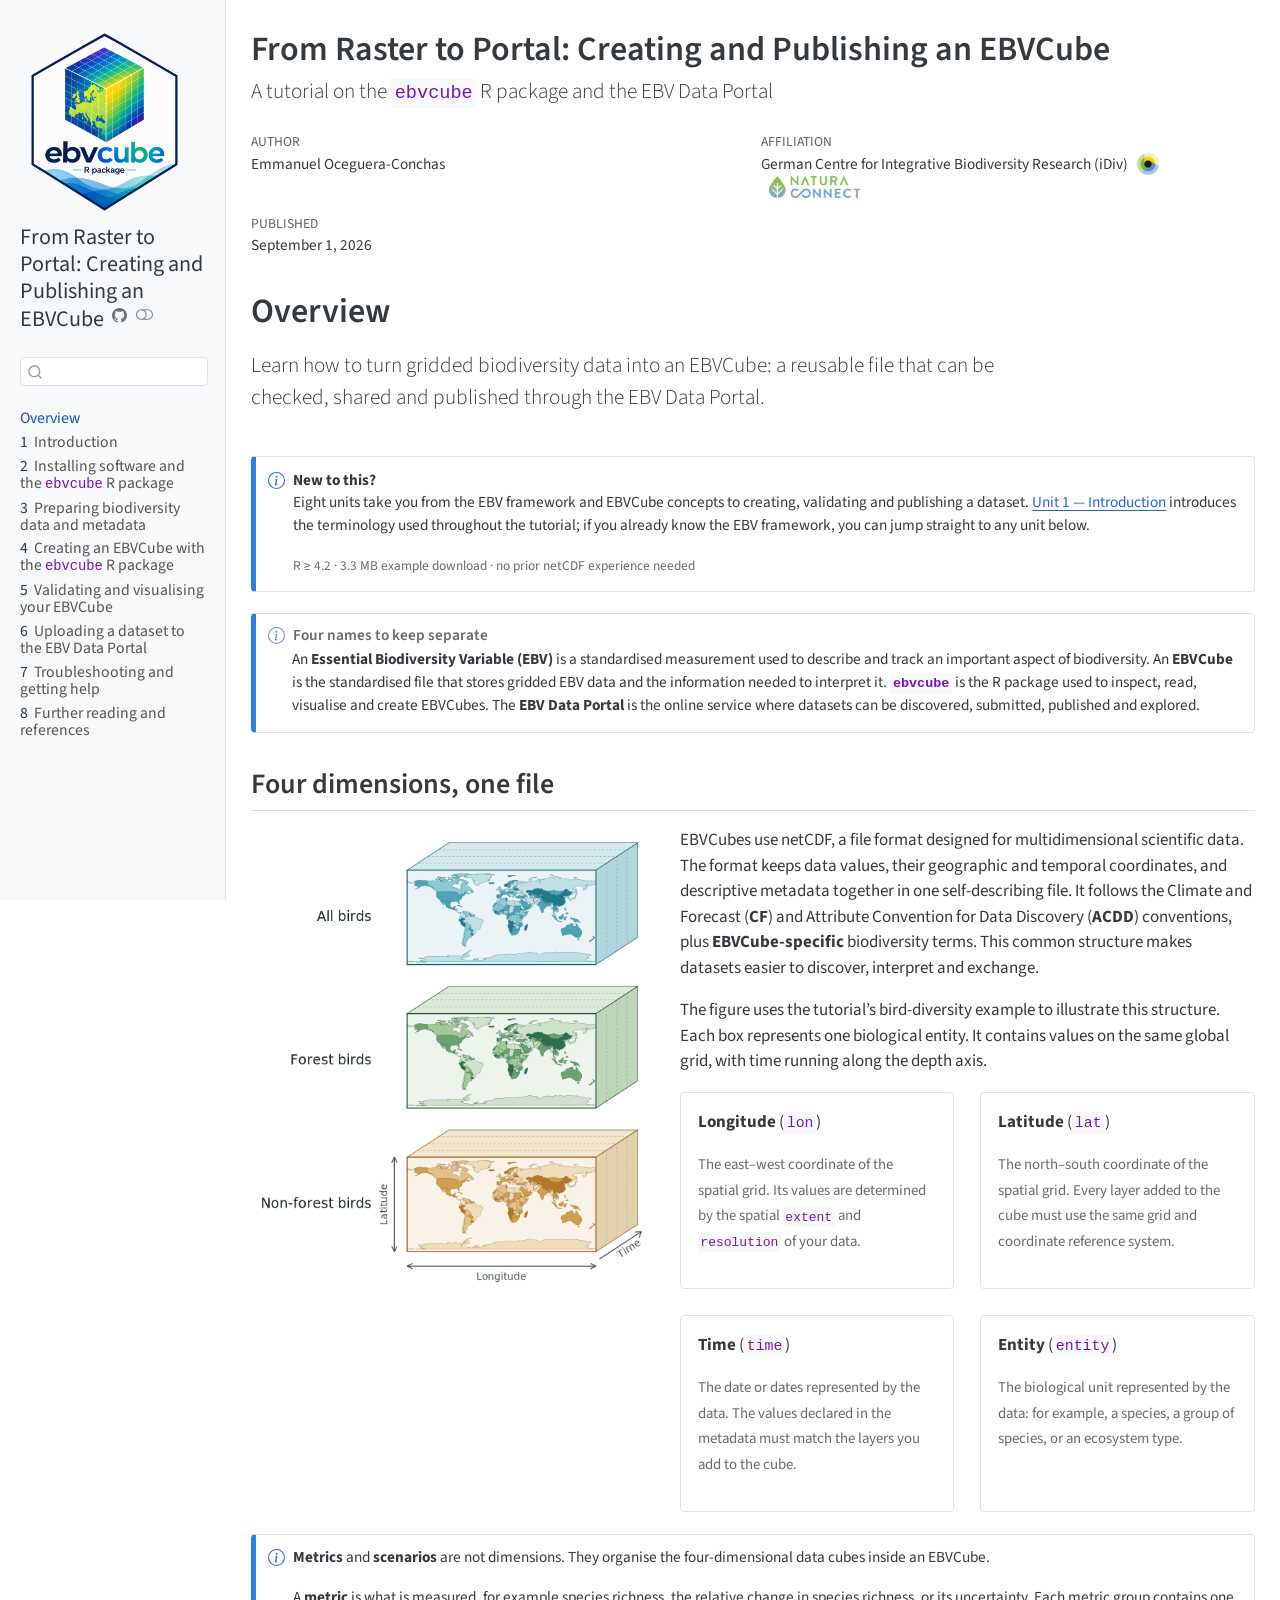
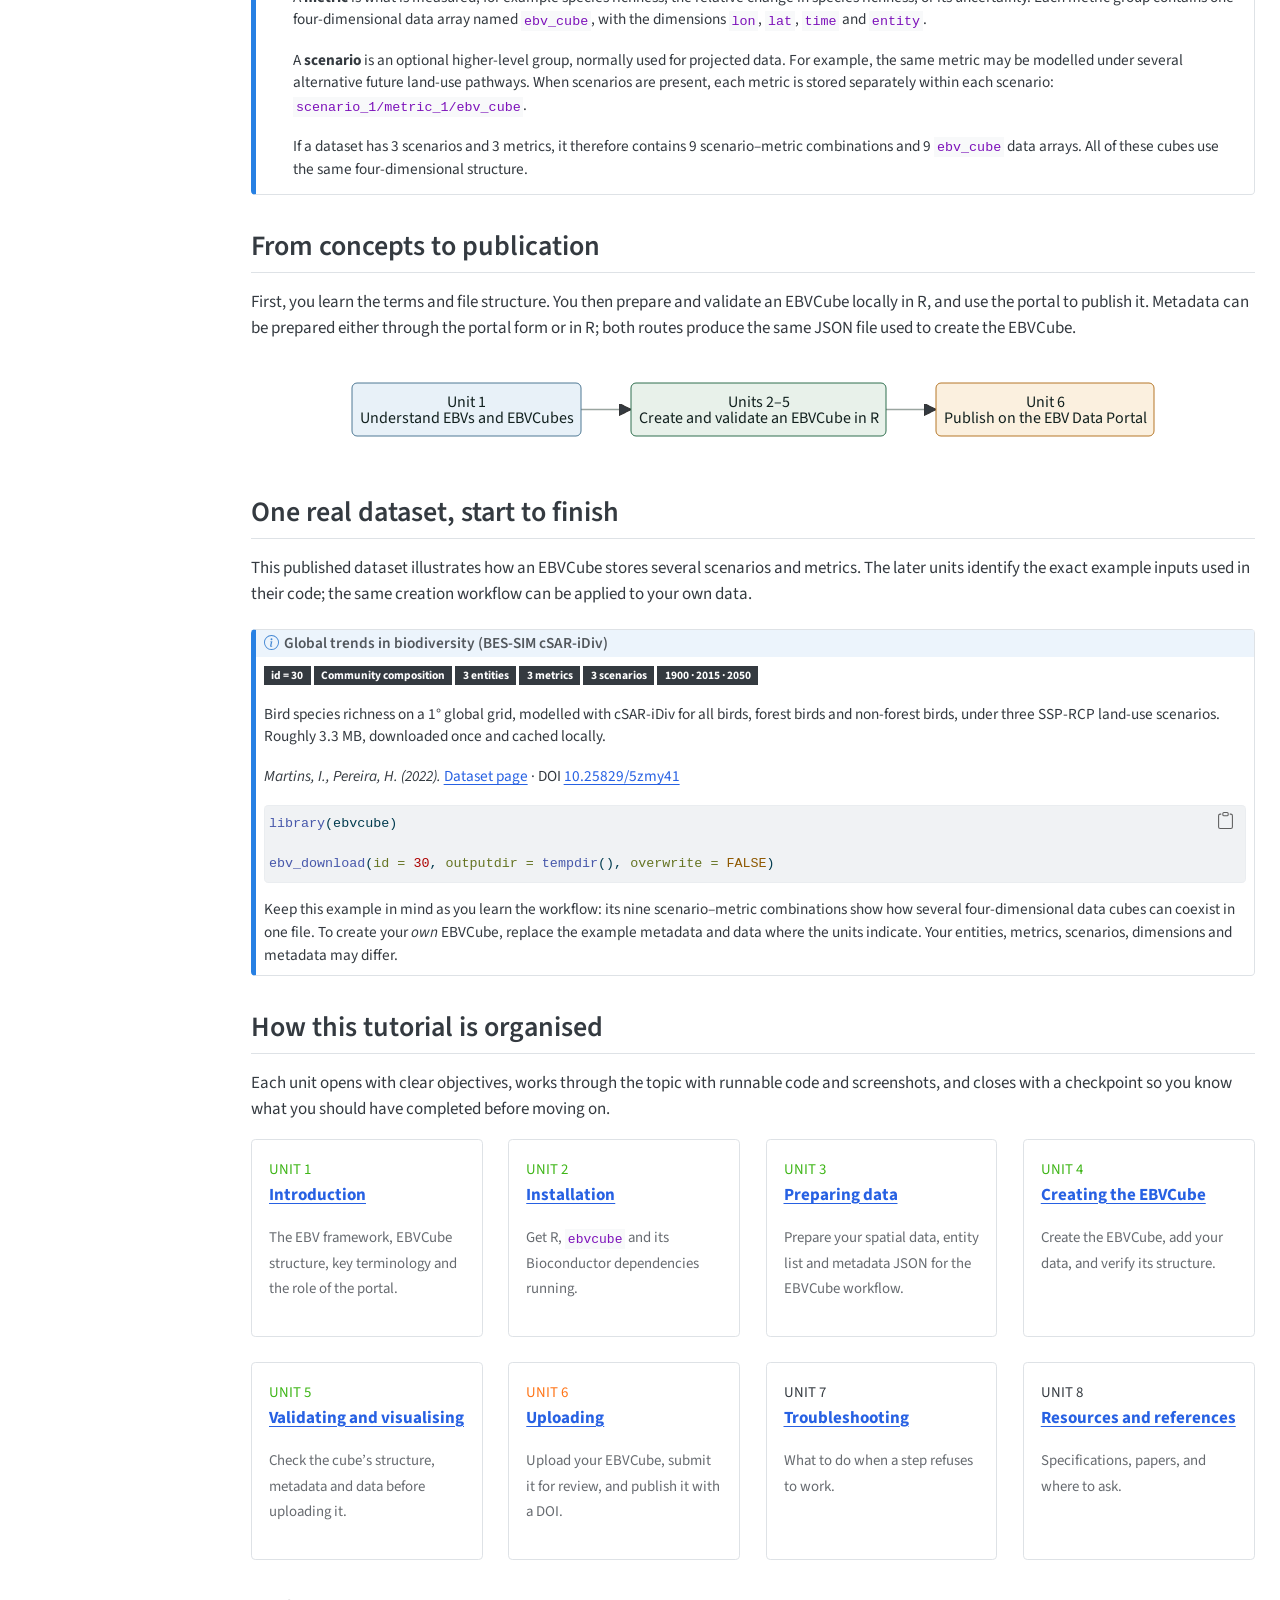
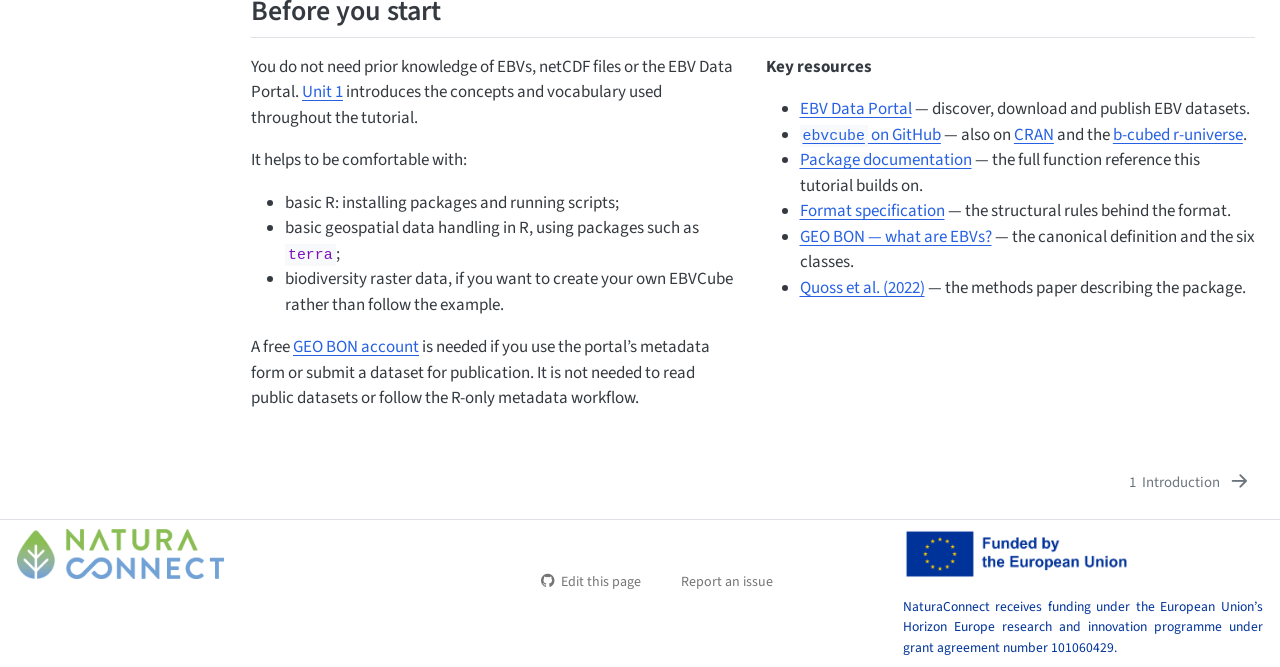
<file: index.html>
<!DOCTYPE html>
<html xmlns="http://www.w3.org/1999/xhtml" lang="en" xml:lang="en"><head>

<meta charset="utf-8">
<meta name="generator" content="quarto-1.5.56">

<meta name="viewport" content="width=device-width, initial-scale=1.0, user-scalable=yes">

<meta name="author" content="Emmanuel Oceguera-Conchas">
<meta name="dcterms.date" content="2026-09-01">

<title>From Raster to Portal: Creating and Publishing an EBVCube</title>
<style>
code{white-space: pre-wrap;}
span.smallcaps{font-variant: small-caps;}
div.columns{display: flex; gap: min(4vw, 1.5em);}
div.column{flex: auto; overflow-x: auto;}
div.hanging-indent{margin-left: 1.5em; text-indent: -1.5em;}
ul.task-list{list-style: none;}
ul.task-list li input[type="checkbox"] {
  width: 0.8em;
  margin: 0 0.8em 0.2em -1em; /* quarto-specific, see https://github.com/quarto-dev/quarto-cli/issues/4556 */ 
  vertical-align: middle;
}
/* CSS for syntax highlighting */
pre > code.sourceCode { white-space: pre; position: relative; }
pre > code.sourceCode > span { line-height: 1.25; }
pre > code.sourceCode > span:empty { height: 1.2em; }
.sourceCode { overflow: visible; }
code.sourceCode > span { color: inherit; text-decoration: inherit; }
div.sourceCode { margin: 1em 0; }
pre.sourceCode { margin: 0; }
@media screen {
div.sourceCode { overflow: auto; }
}
@media print {
pre > code.sourceCode { white-space: pre-wrap; }
pre > code.sourceCode > span { display: inline-block; text-indent: -5em; padding-left: 5em; }
}
pre.numberSource code
  { counter-reset: source-line 0; }
pre.numberSource code > span
  { position: relative; left: -4em; counter-increment: source-line; }
pre.numberSource code > span > a:first-child::before
  { content: counter(source-line);
    position: relative; left: -1em; text-align: right; vertical-align: baseline;
    border: none; display: inline-block;
    -webkit-touch-callout: none; -webkit-user-select: none;
    -khtml-user-select: none; -moz-user-select: none;
    -ms-user-select: none; user-select: none;
    padding: 0 4px; width: 4em;
  }
pre.numberSource { margin-left: 3em;  padding-left: 4px; }
div.sourceCode
  {   }
@media screen {
pre > code.sourceCode > span > a:first-child::before { text-decoration: underline; }
}
</style>


<script src="site_libs/quarto-nav/quarto-nav.js"></script>
<script src="site_libs/quarto-nav/headroom.min.js"></script>
<script src="site_libs/clipboard/clipboard.min.js"></script>
<script src="site_libs/quarto-search/autocomplete.umd.js"></script>
<script src="site_libs/quarto-search/fuse.min.js"></script>
<script src="site_libs/quarto-search/quarto-search.js"></script>
<meta name="quarto:offset" content="./">
<link href="./01-introduction.html" rel="next">
<script src="site_libs/quarto-html/quarto.js"></script>
<script src="site_libs/quarto-html/popper.min.js"></script>
<script src="site_libs/quarto-html/tippy.umd.min.js"></script>
<script src="site_libs/quarto-html/anchor.min.js"></script>
<link href="site_libs/quarto-html/tippy.css" rel="stylesheet">
<link href="site_libs/quarto-html/quarto-syntax-highlighting.css" rel="stylesheet" class="quarto-color-scheme" id="quarto-text-highlighting-styles">
<link href="site_libs/quarto-html/quarto-syntax-highlighting-dark.css" rel="prefetch" class="quarto-color-scheme quarto-color-alternate" id="quarto-text-highlighting-styles">
<script src="site_libs/bootstrap/bootstrap.min.js"></script>
<link href="site_libs/bootstrap/bootstrap-icons.css" rel="stylesheet">
<link href="site_libs/bootstrap/bootstrap.min.css" rel="stylesheet" class="quarto-color-scheme" id="quarto-bootstrap" data-mode="light">
<link href="site_libs/bootstrap/bootstrap-dark.min.css" rel="prefetch" class="quarto-color-scheme quarto-color-alternate" id="quarto-bootstrap" data-mode="dark">
<script src="site_libs/quarto-contrib/glightbox/glightbox.min.js"></script>
<link href="site_libs/quarto-contrib/glightbox/glightbox.min.css" rel="stylesheet">
<link href="site_libs/quarto-contrib/glightbox/lightbox.css" rel="stylesheet">
<script id="quarto-search-options" type="application/json">{
  "location": "sidebar",
  "copy-button": false,
  "collapse-after": 3,
  "panel-placement": "start",
  "type": "textbox",
  "limit": 50,
  "keyboard-shortcut": [
    "f",
    "/",
    "s"
  ],
  "show-item-context": false,
  "language": {
    "search-no-results-text": "No results",
    "search-matching-documents-text": "matching documents",
    "search-copy-link-title": "Copy link to search",
    "search-hide-matches-text": "Hide additional matches",
    "search-more-match-text": "more match in this document",
    "search-more-matches-text": "more matches in this document",
    "search-clear-button-title": "Clear",
    "search-text-placeholder": "",
    "search-detached-cancel-button-title": "Cancel",
    "search-submit-button-title": "Submit",
    "search-label": "Search"
  }
}</script>
<script src="site_libs/quarto-diagram/mermaid.min.js"></script>
<script src="site_libs/quarto-diagram/mermaid-init.js"></script>
<link href="site_libs/quarto-diagram/mermaid.css" rel="stylesheet">


</head>

<body class="nav-sidebar docked">

<div id="quarto-search-results"></div>
  <header id="quarto-header" class="headroom fixed-top">
  <nav class="quarto-secondary-nav">
    <div class="container-fluid d-flex">
      <button type="button" class="quarto-btn-toggle btn" data-bs-toggle="collapse" role="button" data-bs-target=".quarto-sidebar-collapse-item" aria-controls="quarto-sidebar" aria-expanded="false" aria-label="Toggle sidebar navigation" onclick="if (window.quartoToggleHeadroom) { window.quartoToggleHeadroom(); }">
        <i class="bi bi-layout-text-sidebar-reverse"></i>
      </button>
        <nav class="quarto-page-breadcrumbs" aria-label="breadcrumb"><ol class="breadcrumb"><li class="breadcrumb-item"><a href="./index.html">Overview</a></li></ol></nav>
        <a class="flex-grow-1" role="navigation" data-bs-toggle="collapse" data-bs-target=".quarto-sidebar-collapse-item" aria-controls="quarto-sidebar" aria-expanded="false" aria-label="Toggle sidebar navigation" onclick="if (window.quartoToggleHeadroom) { window.quartoToggleHeadroom(); }">      
        </a>
      <button type="button" class="btn quarto-search-button" aria-label="Search" onclick="window.quartoOpenSearch();">
        <i class="bi bi-search"></i>
      </button>
    </div>
  </nav>
</header>
<!-- content -->
<div id="quarto-content" class="quarto-container page-columns page-rows-contents page-layout-full">
<!-- sidebar -->
  <nav id="quarto-sidebar" class="sidebar collapse collapse-horizontal quarto-sidebar-collapse-item sidebar-navigation docked overflow-auto">
    <div class="pt-lg-2 mt-2 text-left sidebar-header sidebar-header-stacked">
      <a href="./index.html" class="sidebar-logo-link">
      <img src="./images/ebv_logo.png" alt="" class="sidebar-logo py-0 d-lg-inline d-none">
      </a>
    <div class="sidebar-title mb-0 py-0">
      <a href="./">From Raster to Portal: Creating and Publishing an EBVCube</a> 
        <div class="sidebar-tools-main">
    <a href="https://github.com/EBVcube/EBV_resources" title="Source Code" class="quarto-navigation-tool px-1" aria-label="Source Code"><i class="bi bi-github"></i></a>
  <a href="" class="quarto-color-scheme-toggle quarto-navigation-tool  px-1" onclick="window.quartoToggleColorScheme(); return false;" title="Toggle dark mode"><i class="bi"></i></a>
</div>
    </div>
      </div>
        <div class="mt-2 flex-shrink-0 align-items-center">
        <div class="sidebar-search">
        <div id="quarto-search" class="" title="Search"></div>
        </div>
        </div>
    <div class="sidebar-menu-container"> 
    <ul class="list-unstyled mt-1">
        <li class="sidebar-item">
  <div class="sidebar-item-container"> 
  <a href="./index.html" class="sidebar-item-text sidebar-link active">
 <span class="menu-text">Overview</span></a>
  </div>
</li>
        <li class="sidebar-item">
  <div class="sidebar-item-container"> 
  <a href="./01-introduction.html" class="sidebar-item-text sidebar-link">
 <span class="menu-text"><span class="chapter-number">1</span>&nbsp; <span class="chapter-title">Introduction</span></span></a>
  </div>
</li>
        <li class="sidebar-item">
  <div class="sidebar-item-container"> 
  <a href="./02-installation.html" class="sidebar-item-text sidebar-link">
 <span class="menu-text"><span class="chapter-number">2</span>&nbsp; <span class="chapter-title">Installing software and the <code>ebvcube</code> R package</span></span></a>
  </div>
</li>
        <li class="sidebar-item">
  <div class="sidebar-item-container"> 
  <a href="./03-preparing-data.html" class="sidebar-item-text sidebar-link">
 <span class="menu-text"><span class="chapter-number">3</span>&nbsp; <span class="chapter-title">Preparing biodiversity data and metadata</span></span></a>
  </div>
</li>
        <li class="sidebar-item">
  <div class="sidebar-item-container"> 
  <a href="./04-creating-the-cube.html" class="sidebar-item-text sidebar-link">
 <span class="menu-text"><span class="chapter-number">4</span>&nbsp; <span class="chapter-title">Creating an EBVCube with the <code>ebvcube</code> R package</span></span></a>
  </div>
</li>
        <li class="sidebar-item">
  <div class="sidebar-item-container"> 
  <a href="./05-validating.html" class="sidebar-item-text sidebar-link">
 <span class="menu-text"><span class="chapter-number">5</span>&nbsp; <span class="chapter-title">Validating and visualising your EBVCube</span></span></a>
  </div>
</li>
        <li class="sidebar-item">
  <div class="sidebar-item-container"> 
  <a href="./06-uploading.html" class="sidebar-item-text sidebar-link">
 <span class="menu-text"><span class="chapter-number">6</span>&nbsp; <span class="chapter-title">Uploading a dataset to the EBV Data Portal</span></span></a>
  </div>
</li>
        <li class="sidebar-item">
  <div class="sidebar-item-container"> 
  <a href="./07-troubleshooting.html" class="sidebar-item-text sidebar-link">
 <span class="menu-text"><span class="chapter-number">7</span>&nbsp; <span class="chapter-title">Troubleshooting and getting help</span></span></a>
  </div>
</li>
        <li class="sidebar-item">
  <div class="sidebar-item-container"> 
  <a href="./08-resources.html" class="sidebar-item-text sidebar-link">
 <span class="menu-text"><span class="chapter-number">8</span>&nbsp; <span class="chapter-title">Further reading and references</span></span></a>
  </div>
</li>
    </ul>
    </div>
</nav>
<div id="quarto-sidebar-glass" class="quarto-sidebar-collapse-item" data-bs-toggle="collapse" data-bs-target=".quarto-sidebar-collapse-item"></div>
<!-- margin-sidebar -->
    
<!-- main -->
<main class="content column-page-right" id="quarto-document-content">

<header id="title-block-header" class="quarto-title-block default">
<div class="quarto-title">
<h1 class="title">From Raster to Portal: Creating and Publishing an EBVCube</h1>
<p class="subtitle lead">A tutorial on the <code>ebvcube</code> R package and the EBV Data Portal</p>
</div>


<div class="quarto-title-meta-author column-page-right">
  <div class="quarto-title-meta-heading">Author</div>
  <div class="quarto-title-meta-heading">Affiliation</div>
  
    <div class="quarto-title-meta-contents">
    <p class="author">Emmanuel Oceguera-Conchas </p>
  </div>
  <div class="quarto-title-meta-contents">
        <p class="affiliation">
            German Centre for Integrative Biodiversity Research (iDiv) <img src="images/idiv-logo.png" class="img-fluid" style="vertical-align:text-bottom; margin-left:.4em" width="22"> <img src="images/NClogo.png" style="vertical-align:text-bottom; margin-left:.5em" height="22">
          </p>
      </div>
  </div>

<div class="quarto-title-meta column-page-right">

      
    <div>
    <div class="quarto-title-meta-heading">Published</div>
    <div class="quarto-title-meta-contents">
      <p class="date">September 1, 2026</p>
    </div>
  </div>
  
    
  </div>
  


</header>


<section id="overview" class="level1 unnumbered">
<h1 class="unnumbered">Overview</h1>
<div class="grid mt-3 mb-4">
<div class="g-col-12 g-col-md-9">
<p><span class="lead">Learn how to turn gridded biodiversity data into an EBVCube: a reusable file that can be checked, shared and published through the EBV Data Portal.</span></p>
</div>
</div>
<div class="callout callout-style-simple callout-note">
<div class="callout-body d-flex">
<div class="callout-icon-container">
<i class="callout-icon"></i>
</div>
<div class="callout-body-container">
<p><strong>New to this?</strong><br>
Eight units take you from the EBV framework and EBVCube concepts to creating, validating and publishing a dataset. <a href="./01-introduction.html">Unit 1 — Introduction</a> introduces the terminology used throughout the tutorial; if you already know the EBV framework, you can jump straight to any unit below.</p>
<p><span class="small text-muted">R ≥ 4.2 · 3.3 MB example download · no prior netCDF experience needed</span></p>
</div>
</div>
</div>
<div class="callout callout-style-simple callout-note callout-titled" title="Four names to keep separate">
<div class="callout-header d-flex align-content-center">
<div class="callout-icon-container">
<i class="callout-icon"></i>
</div>
<div class="callout-title-container flex-fill">
Four names to keep separate
</div>
</div>
<div class="callout-body-container callout-body">
<p>An <strong>Essential Biodiversity Variable (EBV)</strong> is a standardised measurement used to describe and track an important aspect of biodiversity. An <strong>EBVCube</strong> is the standardised file that stores gridded EBV data and the information needed to interpret it. <strong><code>ebvcube</code></strong> is the R package used to inspect, read, visualise and create EBVCubes. The <strong>EBV Data Portal</strong> is the online service where datasets can be discovered, submitted, published and explored.</p>
</div>
</div>
<section id="four-dimensions-one-file" class="level2">
<h2 class="anchored" data-anchor-id="four-dimensions-one-file">Four dimensions, one file</h2>
<div class="grid">
<div class="g-col-12 g-col-md-5">
<p><a href="images/ebvcube-hero-preview.png" class="lightbox" data-gallery="quarto-lightbox-gallery-2"><img src="images/ebvcube-hero-preview.png" class="img-fluid" alt="An EBVCube shown as three stacked boxes, one per entity: All birds, Forest birds and Non-forest birds. The front face of each box is a world map, with longitude running horizontally and latitude vertically; time runs back along the depth axis."></a></p>
</div>
<div class="g-col-12 g-col-md-7">
<p>EBVCubes use netCDF, a file format designed for multidimensional scientific data. The format keeps data values, their geographic and temporal coordinates, and descriptive metadata together in one self-describing file. It follows the Climate and Forecast (<strong>CF</strong>) and Attribute Convention for Data Discovery (<strong>ACDD</strong>) conventions, plus <strong>EBVCube-specific</strong> biodiversity terms. This common structure makes datasets easier to discover, interpret and exchange.</p>
<p>The figure uses the tutorial’s bird-diversity example to illustrate this structure. Each box represents one biological entity. It contains values on the same global grid, with time running along the depth axis.</p>
<div class="grid">
<div class="g-col-6 border rounded p-3">
<p><strong>Longitude</strong> (<code>lon</code>)</p>
<p><span class="small text-muted">The east–west coordinate of the spatial grid. Its values are determined by the spatial <code>extent</code> and <code>resolution</code> of your data.</span></p>
</div>
<div class="g-col-6 border rounded p-3">
<p><strong>Latitude</strong> (<code>lat</code>)</p>
<p><span class="small text-muted">The north–south coordinate of the spatial grid. Every layer added to the cube must use the same grid and coordinate reference system.</span></p>
</div>
<div class="g-col-6 border rounded p-3">
<p><strong>Time</strong> (<code>time</code>)</p>
<p><span class="small text-muted">The date or dates represented by the data. The values declared in the metadata must match the layers you add to the cube.</span></p>
</div>
<div class="g-col-6 border rounded p-3">
<p><strong>Entity</strong> (<code>entity</code>)</p>
<p><span class="small text-muted">The biological unit represented by the data: for example, a species, a group of species, or an ecosystem type.</span></p>
</div>
</div>
</div>
</div>
<div class="callout callout-style-simple callout-note">
<div class="callout-body d-flex">
<div class="callout-icon-container">
<i class="callout-icon"></i>
</div>
<div class="callout-body-container">
<p><strong>Metrics</strong> and <strong>scenarios</strong> are not dimensions. They organise the four-dimensional data cubes inside an EBVCube.</p>
<p>A <strong>metric</strong> is what is measured, for example species richness, the relative change in species richness, or its uncertainty. Each metric group contains one four-dimensional data array named <code>ebv_cube</code>, with the dimensions <code>lon</code>, <code>lat</code>, <code>time</code> and <code>entity</code>.</p>
<p>A <strong>scenario</strong> is an optional higher-level group, normally used for projected data. For example, the same metric may be modelled under several alternative future land-use pathways. When scenarios are present, each metric is stored separately within each scenario: <code>scenario_1/metric_1/ebv_cube</code>.</p>
<p>If a dataset has 3 scenarios and 3 metrics, it therefore contains 9 scenario–metric combinations and 9 <code>ebv_cube</code> data arrays. All of these cubes use the same four-dimensional structure.</p>
</div>
</div>
</div>
</section>
<section id="from-concepts-to-publication" class="level2">
<h2 class="anchored" data-anchor-id="from-concepts-to-publication">From concepts to publication</h2>
<p>First, you learn the terms and file structure. You then prepare and validate an EBVCube locally in R, and use the portal to publish it. Metadata can be prepared either through the portal form or in R; both routes produce the same JSON file used to create the EBVCube.</p>
<div class="cell" data-layout-align="center">
<div class="cell-output-display">
<div>
<p></p><figure class="figure"><p></p>
<div>
<pre class="mermaid mermaid-js">%%{init: {"flowchart": {"htmlLabels": false}} }%%
flowchart LR
  A("Unit 1&lt;br/&gt;Understand EBVs and EBVCubes")
  B("Units 2–5&lt;br/&gt;Create and validate an EBVCube in R")
  C("Unit 6&lt;br/&gt;Publish on the EBV Data Portal")
  A --&gt; B --&gt; C
  classDef concept fill:#E8F1F8,stroke:#4E7894,color:#12211F
  classDef rstep   fill:#E8F1EA,stroke:#2F6F4E,color:#12211F
  classDef pstep   fill:#FBF0DF,stroke:#B57728,color:#12211F
  class A concept
  class B rstep
  class C pstep
  linkStyle default stroke:#9AA5A0,stroke-width:1.5px
</pre>
</div>
<p></p></figure><p></p>
</div>
</div>
</div>
</section>
<section id="one-real-dataset-start-to-finish" class="level2">
<h2 class="anchored" data-anchor-id="one-real-dataset-start-to-finish">One real dataset, start to finish</h2>
<p>This published dataset illustrates how an EBVCube stores several scenarios and metrics. The later units identify the exact example inputs used in their code; the same creation workflow can be applied to your own data.</p>
<div class="callout callout-style-default callout-note callout-titled">
<div class="callout-header d-flex align-content-center">
<div class="callout-icon-container">
<i class="callout-icon"></i>
</div>
<div class="callout-title-container flex-fill">
Global trends in biodiversity (BES-SIM cSAR-iDiv)
</div>
</div>
<div class="callout-body-container callout-body">
<p><span class="badge bg-secondary">id = 30</span> <span class="badge bg-secondary">Community composition</span> <span class="badge bg-secondary">3 entities</span> <span class="badge bg-secondary">3 metrics</span> <span class="badge bg-secondary">3 scenarios</span> <span class="badge bg-secondary">1900 · 2015 · 2050</span></p>
<p>Bird species richness on a 1° global grid, modelled with cSAR-iDiv for all birds, forest birds and non-forest birds, under three SSP-RCP land-use scenarios. Roughly 3.3 MB, downloaded once and cached locally.</p>
<p><em>Martins, I., Pereira, H. (2022).</em> <a href="https://portal.geobon.org/ebv-detail?id=30">Dataset page</a> · DOI <a href="https://doi.org/10.25829/5zmy41">10.25829/5zmy41</a></p>
<div class="cell" data-layout-align="center">
<div class="sourceCode cell-code" id="cb1"><pre class="sourceCode r code-with-copy"><code class="sourceCode r"><span id="cb1-1"><a href="#cb1-1" aria-hidden="true" tabindex="-1"></a><span class="fu">library</span>(ebvcube)</span>
<span id="cb1-2"><a href="#cb1-2" aria-hidden="true" tabindex="-1"></a></span>
<span id="cb1-3"><a href="#cb1-3" aria-hidden="true" tabindex="-1"></a><span class="fu">ebv_download</span>(<span class="at">id =</span> <span class="dv">30</span>, <span class="at">outputdir =</span> <span class="fu">tempdir</span>(), <span class="at">overwrite =</span> <span class="cn">FALSE</span>)</span></code><button title="Copy to Clipboard" class="code-copy-button"><i class="bi"></i></button></pre></div>
</div>
<p>Keep this example in mind as you learn the workflow: its nine scenario–metric combinations show how several four-dimensional data cubes can coexist in one file. To create your <em>own</em> EBVCube, replace the example metadata and data where the units indicate. Your entities, metrics, scenarios, dimensions and metadata may differ.</p>
</div>
</div>
</section>
<section id="how-this-tutorial-is-organised" class="level2">
<h2 class="anchored" data-anchor-id="how-this-tutorial-is-organised">How this tutorial is organised</h2>
<p>Each unit opens with clear objectives, works through the topic with runnable code and screenshots, and closes with a checkpoint so you know what you should have completed before moving on.</p>
<div class="grid">
<div class="g-col-12 g-col-sm-6 g-col-md-3 border rounded p-3">
<p><span class="small text-success">UNIT 1</span><br>
<strong><a href="./01-introduction.html">Introduction</a></strong></p>
<p><span class="small text-muted">The EBV framework, EBVCube structure, key terminology and the role of the portal.</span></p>
</div>
<div class="g-col-12 g-col-sm-6 g-col-md-3 border rounded p-3">
<p><span class="small text-success">UNIT 2</span><br>
<strong><a href="./02-installation.html">Installation</a></strong></p>
<p><span class="small text-muted">Get R, <code>ebvcube</code> and its Bioconductor dependencies running.</span></p>
</div>
<div class="g-col-12 g-col-sm-6 g-col-md-3 border rounded p-3">
<p><span class="small text-success">UNIT 3</span><br>
<strong><a href="./03-preparing-data.html">Preparing data</a></strong></p>
<p><span class="small text-muted">Prepare your spatial data, entity list and metadata JSON for the EBVCube workflow.</span></p>
</div>
<div class="g-col-12 g-col-sm-6 g-col-md-3 border rounded p-3">
<p><span class="small text-success">UNIT 4</span><br>
<strong><a href="./04-creating-the-cube.html">Creating the EBVCube</a></strong></p>
<p><span class="small text-muted">Create the EBVCube, add your data, and verify its structure.</span></p>
</div>
<div class="g-col-12 g-col-sm-6 g-col-md-3 border rounded p-3">
<p><span class="small text-success">UNIT 5</span><br>
<strong><a href="./05-validating.html">Validating and visualising</a></strong></p>
<p><span class="small text-muted">Check the cube’s structure, metadata and data before uploading it.</span></p>
</div>
<div class="g-col-12 g-col-sm-6 g-col-md-3 border rounded p-3">
<p><span class="small text-warning">UNIT 6</span><br>
<strong><a href="./06-uploading.html">Uploading</a></strong></p>
<p><span class="small text-muted">Upload your EBVCube, submit it for review, and publish it with a DOI.</span></p>
</div>
<div class="g-col-12 g-col-sm-6 g-col-md-3 border rounded p-3">
<p><span class="small text-secondary">UNIT 7</span><br>
<strong><a href="./07-troubleshooting.html">Troubleshooting</a></strong></p>
<p><span class="small text-muted">What to do when a step refuses to work.</span></p>
</div>
<div class="g-col-12 g-col-sm-6 g-col-md-3 border rounded p-3">
<p><span class="small text-secondary">UNIT 8</span><br>
<strong><a href="./08-resources.html">Resources and references</a></strong></p>
<p><span class="small text-muted">Specifications, papers, and where to ask.</span></p>
</div>
</div>
</section>
<section id="before-you-start" class="level2">
<h2 class="anchored" data-anchor-id="before-you-start">Before you start</h2>
<div class="grid">
<div class="g-col-12 g-col-md-6">
<p>You do not need prior knowledge of EBVs, netCDF files or the EBV Data Portal. <a href="./01-introduction.html">Unit 1</a> introduces the concepts and vocabulary used throughout the tutorial.</p>
<p>It helps to be comfortable with:</p>
<ul>
<li>basic R: installing packages and running scripts;</li>
<li>basic geospatial data handling in R, using packages such as <code>terra</code>;</li>
<li>biodiversity raster data, if you want to create your own EBVCube rather than follow the example.</li>
</ul>
<p>A free <a href="https://members.geobon.org/register/index">GEO BON account</a> is needed if you use the portal’s metadata form or submit a dataset for publication. It is not needed to read public datasets or follow the R-only metadata workflow.</p>
</div>
<div class="g-col-12 g-col-md-6">
<p><strong>Key resources</strong></p>
<ul>
<li><a href="https://portal.geobon.org/">EBV Data Portal</a> — discover, download and publish EBV datasets.</li>
<li><a href="https://github.com/EBVcube/ebvcube"><code>ebvcube</code> on GitHub</a> — also on <a href="https://cran.r-project.org/package=ebvcube">CRAN</a> and the <a href="https://b-cubed-eu.r-universe.dev/ebvcube">b-cubed r-universe</a>.</li>
<li><a href="https://EBVcube.github.io/ebvcube/">Package documentation</a> — the full function reference this tutorial builds on.</li>
<li><a href="https://github.com/EBVcube/EBVCube-format">Format specification</a> — the structural rules behind the format.</li>
<li><a href="https://geobon.org/ebvs/what-are-ebvs/">GEO BON — what are EBVs?</a> — the canonical definition and the six classes.</li>
<li><a href="https://biss.pensoft.net/article/91215/">Quoss et al.&nbsp;(2022)</a> — the methods paper describing the package.</li>
</ul>
</div>
</div>


</section>
</section>

</main> <!-- /main -->
<script id="quarto-html-after-body" type="application/javascript">
window.document.addEventListener("DOMContentLoaded", function (event) {
  const toggleBodyColorMode = (bsSheetEl) => {
    const mode = bsSheetEl.getAttribute("data-mode");
    const bodyEl = window.document.querySelector("body");
    if (mode === "dark") {
      bodyEl.classList.add("quarto-dark");
      bodyEl.classList.remove("quarto-light");
    } else {
      bodyEl.classList.add("quarto-light");
      bodyEl.classList.remove("quarto-dark");
    }
  }
  const toggleBodyColorPrimary = () => {
    const bsSheetEl = window.document.querySelector("link#quarto-bootstrap");
    if (bsSheetEl) {
      toggleBodyColorMode(bsSheetEl);
    }
  }
  toggleBodyColorPrimary();  
  const disableStylesheet = (stylesheets) => {
    for (let i=0; i < stylesheets.length; i++) {
      const stylesheet = stylesheets[i];
      stylesheet.rel = 'prefetch';
    }
  }
  const enableStylesheet = (stylesheets) => {
    for (let i=0; i < stylesheets.length; i++) {
      const stylesheet = stylesheets[i];
      stylesheet.rel = 'stylesheet';
    }
  }
  const manageTransitions = (selector, allowTransitions) => {
    const els = window.document.querySelectorAll(selector);
    for (let i=0; i < els.length; i++) {
      const el = els[i];
      if (allowTransitions) {
        el.classList.remove('notransition');
      } else {
        el.classList.add('notransition');
      }
    }
  }
  const toggleGiscusIfUsed = (isAlternate, darkModeDefault) => {
    const baseTheme = document.querySelector('#giscus-base-theme')?.value ?? 'light';
    const alternateTheme = document.querySelector('#giscus-alt-theme')?.value ?? 'dark';
    let newTheme = '';
    if(darkModeDefault) {
      newTheme = isAlternate ? baseTheme : alternateTheme;
    } else {
      newTheme = isAlternate ? alternateTheme : baseTheme;
    }
    const changeGiscusTheme = () => {
      // From: https://github.com/giscus/giscus/issues/336
      const sendMessage = (message) => {
        const iframe = document.querySelector('iframe.giscus-frame');
        if (!iframe) return;
        iframe.contentWindow.postMessage({ giscus: message }, 'https://giscus.app');
      }
      sendMessage({
        setConfig: {
          theme: newTheme
        }
      });
    }
    const isGiscussLoaded = window.document.querySelector('iframe.giscus-frame') !== null;
    if (isGiscussLoaded) {
      changeGiscusTheme();
    }
  }
  const toggleColorMode = (alternate) => {
    // Switch the stylesheets
    const alternateStylesheets = window.document.querySelectorAll('link.quarto-color-scheme.quarto-color-alternate');
    manageTransitions('#quarto-margin-sidebar .nav-link', false);
    if (alternate) {
      enableStylesheet(alternateStylesheets);
      for (const sheetNode of alternateStylesheets) {
        if (sheetNode.id === "quarto-bootstrap") {
          toggleBodyColorMode(sheetNode);
        }
      }
    } else {
      disableStylesheet(alternateStylesheets);
      toggleBodyColorPrimary();
    }
    manageTransitions('#quarto-margin-sidebar .nav-link', true);
    // Switch the toggles
    const toggles = window.document.querySelectorAll('.quarto-color-scheme-toggle');
    for (let i=0; i < toggles.length; i++) {
      const toggle = toggles[i];
      if (toggle) {
        if (alternate) {
          toggle.classList.add("alternate");     
        } else {
          toggle.classList.remove("alternate");
        }
      }
    }
    // Hack to workaround the fact that safari doesn't
    // properly recolor the scrollbar when toggling (#1455)
    if (navigator.userAgent.indexOf('Safari') > 0 && navigator.userAgent.indexOf('Chrome') == -1) {
      manageTransitions("body", false);
      window.scrollTo(0, 1);
      setTimeout(() => {
        window.scrollTo(0, 0);
        manageTransitions("body", true);
      }, 40);  
    }
  }
  const isFileUrl = () => { 
    return window.location.protocol === 'file:';
  }
  const hasAlternateSentinel = () => {  
    let styleSentinel = getColorSchemeSentinel();
    if (styleSentinel !== null) {
      return styleSentinel === "alternate";
    } else {
      return false;
    }
  }
  const setStyleSentinel = (alternate) => {
    const value = alternate ? "alternate" : "default";
    if (!isFileUrl()) {
      window.localStorage.setItem("quarto-color-scheme", value);
    } else {
      localAlternateSentinel = value;
    }
  }
  const getColorSchemeSentinel = () => {
    if (!isFileUrl()) {
      const storageValue = window.localStorage.getItem("quarto-color-scheme");
      return storageValue != null ? storageValue : localAlternateSentinel;
    } else {
      return localAlternateSentinel;
    }
  }
  const darkModeDefault = false;
  let localAlternateSentinel = darkModeDefault ? 'alternate' : 'default';
  // Dark / light mode switch
  window.quartoToggleColorScheme = () => {
    // Read the current dark / light value 
    let toAlternate = !hasAlternateSentinel();
    toggleColorMode(toAlternate);
    setStyleSentinel(toAlternate);
    toggleGiscusIfUsed(toAlternate, darkModeDefault);
  };
  // Ensure there is a toggle, if there isn't float one in the top right
  if (window.document.querySelector('.quarto-color-scheme-toggle') === null) {
    const a = window.document.createElement('a');
    a.classList.add('top-right');
    a.classList.add('quarto-color-scheme-toggle');
    a.href = "";
    a.onclick = function() { try { window.quartoToggleColorScheme(); } catch {} return false; };
    const i = window.document.createElement("i");
    i.classList.add('bi');
    a.appendChild(i);
    window.document.body.appendChild(a);
  }
  // Switch to dark mode if need be
  if (hasAlternateSentinel()) {
    toggleColorMode(true);
  } else {
    toggleColorMode(false);
  }
  const icon = "";
  const anchorJS = new window.AnchorJS();
  anchorJS.options = {
    placement: 'right',
    icon: icon
  };
  anchorJS.add('.anchored');
  const isCodeAnnotation = (el) => {
    for (const clz of el.classList) {
      if (clz.startsWith('code-annotation-')) {                     
        return true;
      }
    }
    return false;
  }
  const onCopySuccess = function(e) {
    // button target
    const button = e.trigger;
    // don't keep focus
    button.blur();
    // flash "checked"
    button.classList.add('code-copy-button-checked');
    var currentTitle = button.getAttribute("title");
    button.setAttribute("title", "Copied!");
    let tooltip;
    if (window.bootstrap) {
      button.setAttribute("data-bs-toggle", "tooltip");
      button.setAttribute("data-bs-placement", "left");
      button.setAttribute("data-bs-title", "Copied!");
      tooltip = new bootstrap.Tooltip(button, 
        { trigger: "manual", 
          customClass: "code-copy-button-tooltip",
          offset: [0, -8]});
      tooltip.show();    
    }
    setTimeout(function() {
      if (tooltip) {
        tooltip.hide();
        button.removeAttribute("data-bs-title");
        button.removeAttribute("data-bs-toggle");
        button.removeAttribute("data-bs-placement");
      }
      button.setAttribute("title", currentTitle);
      button.classList.remove('code-copy-button-checked');
    }, 1000);
    // clear code selection
    e.clearSelection();
  }
  const getTextToCopy = function(trigger) {
      const codeEl = trigger.previousElementSibling.cloneNode(true);
      for (const childEl of codeEl.children) {
        if (isCodeAnnotation(childEl)) {
          childEl.remove();
        }
      }
      return codeEl.innerText;
  }
  const clipboard = new window.ClipboardJS('.code-copy-button:not([data-in-quarto-modal])', {
    text: getTextToCopy
  });
  clipboard.on('success', onCopySuccess);
  if (window.document.getElementById('quarto-embedded-source-code-modal')) {
    // For code content inside modals, clipBoardJS needs to be initialized with a container option
    // TODO: Check when it could be a function (https://github.com/zenorocha/clipboard.js/issues/860)
    const clipboardModal = new window.ClipboardJS('.code-copy-button[data-in-quarto-modal]', {
      text: getTextToCopy,
      container: window.document.getElementById('quarto-embedded-source-code-modal')
    });
    clipboardModal.on('success', onCopySuccess);
  }
    var localhostRegex = new RegExp(/^(?:http|https):\/\/localhost\:?[0-9]*\//);
    var mailtoRegex = new RegExp(/^mailto:/);
      var filterRegex = new RegExp("https:\/\/EBVcube\.github\.io\/EBV_resources\/");
    var isInternal = (href) => {
        return filterRegex.test(href) || localhostRegex.test(href) || mailtoRegex.test(href);
    }
    // Inspect non-navigation links and adorn them if external
 	var links = window.document.querySelectorAll('a[href]:not(.nav-link):not(.navbar-brand):not(.toc-action):not(.sidebar-link):not(.sidebar-item-toggle):not(.pagination-link):not(.no-external):not([aria-hidden]):not(.dropdown-item):not(.quarto-navigation-tool):not(.about-link)');
    for (var i=0; i<links.length; i++) {
      const link = links[i];
      if (!isInternal(link.href)) {
        // undo the damage that might have been done by quarto-nav.js in the case of
        // links that we want to consider external
        if (link.dataset.originalHref !== undefined) {
          link.href = link.dataset.originalHref;
        }
      }
    }
  function tippyHover(el, contentFn, onTriggerFn, onUntriggerFn) {
    const config = {
      allowHTML: true,
      maxWidth: 500,
      delay: 100,
      arrow: false,
      appendTo: function(el) {
          return el.parentElement;
      },
      interactive: true,
      interactiveBorder: 10,
      theme: 'quarto',
      placement: 'bottom-start',
    };
    if (contentFn) {
      config.content = contentFn;
    }
    if (onTriggerFn) {
      config.onTrigger = onTriggerFn;
    }
    if (onUntriggerFn) {
      config.onUntrigger = onUntriggerFn;
    }
    window.tippy(el, config); 
  }
  const noterefs = window.document.querySelectorAll('a[role="doc-noteref"]');
  for (var i=0; i<noterefs.length; i++) {
    const ref = noterefs[i];
    tippyHover(ref, function() {
      // use id or data attribute instead here
      let href = ref.getAttribute('data-footnote-href') || ref.getAttribute('href');
      try { href = new URL(href).hash; } catch {}
      const id = href.replace(/^#\/?/, "");
      const note = window.document.getElementById(id);
      if (note) {
        return note.innerHTML;
      } else {
        return "";
      }
    });
  }
  const xrefs = window.document.querySelectorAll('a.quarto-xref');
  const processXRef = (id, note) => {
    // Strip column container classes
    const stripColumnClz = (el) => {
      el.classList.remove("page-full", "page-columns");
      if (el.children) {
        for (const child of el.children) {
          stripColumnClz(child);
        }
      }
    }
    stripColumnClz(note)
    if (id === null || id.startsWith('sec-')) {
      // Special case sections, only their first couple elements
      const container = document.createElement("div");
      if (note.children && note.children.length > 2) {
        container.appendChild(note.children[0].cloneNode(true));
        for (let i = 1; i < note.children.length; i++) {
          const child = note.children[i];
          if (child.tagName === "P" && child.innerText === "") {
            continue;
          } else {
            container.appendChild(child.cloneNode(true));
            break;
          }
        }
        if (window.Quarto?.typesetMath) {
          window.Quarto.typesetMath(container);
        }
        return container.innerHTML
      } else {
        if (window.Quarto?.typesetMath) {
          window.Quarto.typesetMath(note);
        }
        return note.innerHTML;
      }
    } else {
      // Remove any anchor links if they are present
      const anchorLink = note.querySelector('a.anchorjs-link');
      if (anchorLink) {
        anchorLink.remove();
      }
      if (window.Quarto?.typesetMath) {
        window.Quarto.typesetMath(note);
      }
      // TODO in 1.5, we should make sure this works without a callout special case
      if (note.classList.contains("callout")) {
        return note.outerHTML;
      } else {
        return note.innerHTML;
      }
    }
  }
  for (var i=0; i<xrefs.length; i++) {
    const xref = xrefs[i];
    tippyHover(xref, undefined, function(instance) {
      instance.disable();
      let url = xref.getAttribute('href');
      let hash = undefined; 
      if (url.startsWith('#')) {
        hash = url;
      } else {
        try { hash = new URL(url).hash; } catch {}
      }
      if (hash) {
        const id = hash.replace(/^#\/?/, "");
        const note = window.document.getElementById(id);
        if (note !== null) {
          try {
            const html = processXRef(id, note.cloneNode(true));
            instance.setContent(html);
          } finally {
            instance.enable();
            instance.show();
          }
        } else {
          // See if we can fetch this
          fetch(url.split('#')[0])
          .then(res => res.text())
          .then(html => {
            const parser = new DOMParser();
            const htmlDoc = parser.parseFromString(html, "text/html");
            const note = htmlDoc.getElementById(id);
            if (note !== null) {
              const html = processXRef(id, note);
              instance.setContent(html);
            } 
          }).finally(() => {
            instance.enable();
            instance.show();
          });
        }
      } else {
        // See if we can fetch a full url (with no hash to target)
        // This is a special case and we should probably do some content thinning / targeting
        fetch(url)
        .then(res => res.text())
        .then(html => {
          const parser = new DOMParser();
          const htmlDoc = parser.parseFromString(html, "text/html");
          const note = htmlDoc.querySelector('main.content');
          if (note !== null) {
            // This should only happen for chapter cross references
            // (since there is no id in the URL)
            // remove the first header
            if (note.children.length > 0 && note.children[0].tagName === "HEADER") {
              note.children[0].remove();
            }
            const html = processXRef(null, note);
            instance.setContent(html);
          } 
        }).finally(() => {
          instance.enable();
          instance.show();
        });
      }
    }, function(instance) {
    });
  }
      let selectedAnnoteEl;
      const selectorForAnnotation = ( cell, annotation) => {
        let cellAttr = 'data-code-cell="' + cell + '"';
        let lineAttr = 'data-code-annotation="' +  annotation + '"';
        const selector = 'span[' + cellAttr + '][' + lineAttr + ']';
        return selector;
      }
      const selectCodeLines = (annoteEl) => {
        const doc = window.document;
        const targetCell = annoteEl.getAttribute("data-target-cell");
        const targetAnnotation = annoteEl.getAttribute("data-target-annotation");
        const annoteSpan = window.document.querySelector(selectorForAnnotation(targetCell, targetAnnotation));
        const lines = annoteSpan.getAttribute("data-code-lines").split(",");
        const lineIds = lines.map((line) => {
          return targetCell + "-" + line;
        })
        let top = null;
        let height = null;
        let parent = null;
        if (lineIds.length > 0) {
            //compute the position of the single el (top and bottom and make a div)
            const el = window.document.getElementById(lineIds[0]);
            top = el.offsetTop;
            height = el.offsetHeight;
            parent = el.parentElement.parentElement;
          if (lineIds.length > 1) {
            const lastEl = window.document.getElementById(lineIds[lineIds.length - 1]);
            const bottom = lastEl.offsetTop + lastEl.offsetHeight;
            height = bottom - top;
          }
          if (top !== null && height !== null && parent !== null) {
            // cook up a div (if necessary) and position it 
            let div = window.document.getElementById("code-annotation-line-highlight");
            if (div === null) {
              div = window.document.createElement("div");
              div.setAttribute("id", "code-annotation-line-highlight");
              div.style.position = 'absolute';
              parent.appendChild(div);
            }
            div.style.top = top - 2 + "px";
            div.style.height = height + 4 + "px";
            div.style.left = 0;
            let gutterDiv = window.document.getElementById("code-annotation-line-highlight-gutter");
            if (gutterDiv === null) {
              gutterDiv = window.document.createElement("div");
              gutterDiv.setAttribute("id", "code-annotation-line-highlight-gutter");
              gutterDiv.style.position = 'absolute';
              const codeCell = window.document.getElementById(targetCell);
              const gutter = codeCell.querySelector('.code-annotation-gutter');
              gutter.appendChild(gutterDiv);
            }
            gutterDiv.style.top = top - 2 + "px";
            gutterDiv.style.height = height + 4 + "px";
          }
          selectedAnnoteEl = annoteEl;
        }
      };
      const unselectCodeLines = () => {
        const elementsIds = ["code-annotation-line-highlight", "code-annotation-line-highlight-gutter"];
        elementsIds.forEach((elId) => {
          const div = window.document.getElementById(elId);
          if (div) {
            div.remove();
          }
        });
        selectedAnnoteEl = undefined;
      };
        // Handle positioning of the toggle
    window.addEventListener(
      "resize",
      throttle(() => {
        elRect = undefined;
        if (selectedAnnoteEl) {
          selectCodeLines(selectedAnnoteEl);
        }
      }, 10)
    );
    function throttle(fn, ms) {
    let throttle = false;
    let timer;
      return (...args) => {
        if(!throttle) { // first call gets through
            fn.apply(this, args);
            throttle = true;
        } else { // all the others get throttled
            if(timer) clearTimeout(timer); // cancel #2
            timer = setTimeout(() => {
              fn.apply(this, args);
              timer = throttle = false;
            }, ms);
        }
      };
    }
      // Attach click handler to the DT
      const annoteDls = window.document.querySelectorAll('dt[data-target-cell]');
      for (const annoteDlNode of annoteDls) {
        annoteDlNode.addEventListener('click', (event) => {
          const clickedEl = event.target;
          if (clickedEl !== selectedAnnoteEl) {
            unselectCodeLines();
            const activeEl = window.document.querySelector('dt[data-target-cell].code-annotation-active');
            if (activeEl) {
              activeEl.classList.remove('code-annotation-active');
            }
            selectCodeLines(clickedEl);
            clickedEl.classList.add('code-annotation-active');
          } else {
            // Unselect the line
            unselectCodeLines();
            clickedEl.classList.remove('code-annotation-active');
          }
        });
      }
  const findCites = (el) => {
    const parentEl = el.parentElement;
    if (parentEl) {
      const cites = parentEl.dataset.cites;
      if (cites) {
        return {
          el,
          cites: cites.split(' ')
        };
      } else {
        return findCites(el.parentElement)
      }
    } else {
      return undefined;
    }
  };
  var bibliorefs = window.document.querySelectorAll('a[role="doc-biblioref"]');
  for (var i=0; i<bibliorefs.length; i++) {
    const ref = bibliorefs[i];
    const citeInfo = findCites(ref);
    if (citeInfo) {
      tippyHover(citeInfo.el, function() {
        var popup = window.document.createElement('div');
        citeInfo.cites.forEach(function(cite) {
          var citeDiv = window.document.createElement('div');
          citeDiv.classList.add('hanging-indent');
          citeDiv.classList.add('csl-entry');
          var biblioDiv = window.document.getElementById('ref-' + cite);
          if (biblioDiv) {
            citeDiv.innerHTML = biblioDiv.innerHTML;
          }
          popup.appendChild(citeDiv);
        });
        return popup.innerHTML;
      });
    }
  }
});
</script>
<nav class="page-navigation column-page-right">
  <div class="nav-page nav-page-previous">
  </div>
  <div class="nav-page nav-page-next">
      <a href="./01-introduction.html" class="pagination-link" aria-label="Introduction">
        <span class="nav-page-text"><span class="chapter-number">1</span>&nbsp; <span class="chapter-title">Introduction</span></span> <i class="bi bi-arrow-right-short"></i>
      </a>
  </div>
</nav>
</div> <!-- /content -->
<footer class="footer">
  <div class="nav-footer">
    <div class="nav-footer-left">
<p><a href="https://naturaconnect.eu/"><img src="images/NClogo.png" alt="NaturaConnect" height="50"></a></p>
</div>   
    <div class="nav-footer-center">
      &nbsp;
    <div class="toc-actions"><ul><li><a href="https://github.com/EBVcube/EBV_resources/edit/main/index.qmd" class="toc-action"><i class="bi bi-github"></i>Edit this page</a></li><li><a href="https://github.com/EBVcube/EBV_resources/issues/new" class="toc-action"><i class="bi empty"></i>Report an issue</a></li></ul></div></div>
    <div class="nav-footer-right">
<div style="max-width:360px; margin-left:auto; text-align:left">
<p><a href="images/eu.png" class="lightbox" data-gallery="quarto-lightbox-gallery-3"><img src="images/eu.png" alt="Funded by the European Union" height="52"></a></p>
<div style="color:#003399; text-align:justify; font-size:.8rem; margin-top:.6em">
<p>NaturaConnect receives funding under the European Union’s Horizon Europe research and innovation programme under grant agreement number 101060429.</p>
</div>
</div>
</div>
  </div>
</footer>
<script>var lightboxQuarto = GLightbox({"closeEffect":"zoom","selector":".lightbox","loop":false,"openEffect":"zoom","descPosition":"bottom"});
(function() {
  let previousOnload = window.onload;
  window.onload = () => {
    if (previousOnload) {
      previousOnload();
    }
    lightboxQuarto.on('slide_before_load', (data) => {
      const { slideIndex, slideNode, slideConfig, player, trigger } = data;
      const href = trigger.getAttribute('href');
      if (href !== null) {
        const imgEl = window.document.querySelector(`a[href="${href}"] img`);
        if (imgEl !== null) {
          const srcAttr = imgEl.getAttribute("src");
          if (srcAttr && srcAttr.startsWith("data:")) {
            slideConfig.href = srcAttr;
          }
        }
      } 
    });
  
    lightboxQuarto.on('slide_after_load', (data) => {
      const { slideIndex, slideNode, slideConfig, player, trigger } = data;
      if (window.Quarto?.typesetMath) {
        window.Quarto.typesetMath(slideNode);
      }
    });
  
  };
  
})();
          </script>




</body></html>
</file>
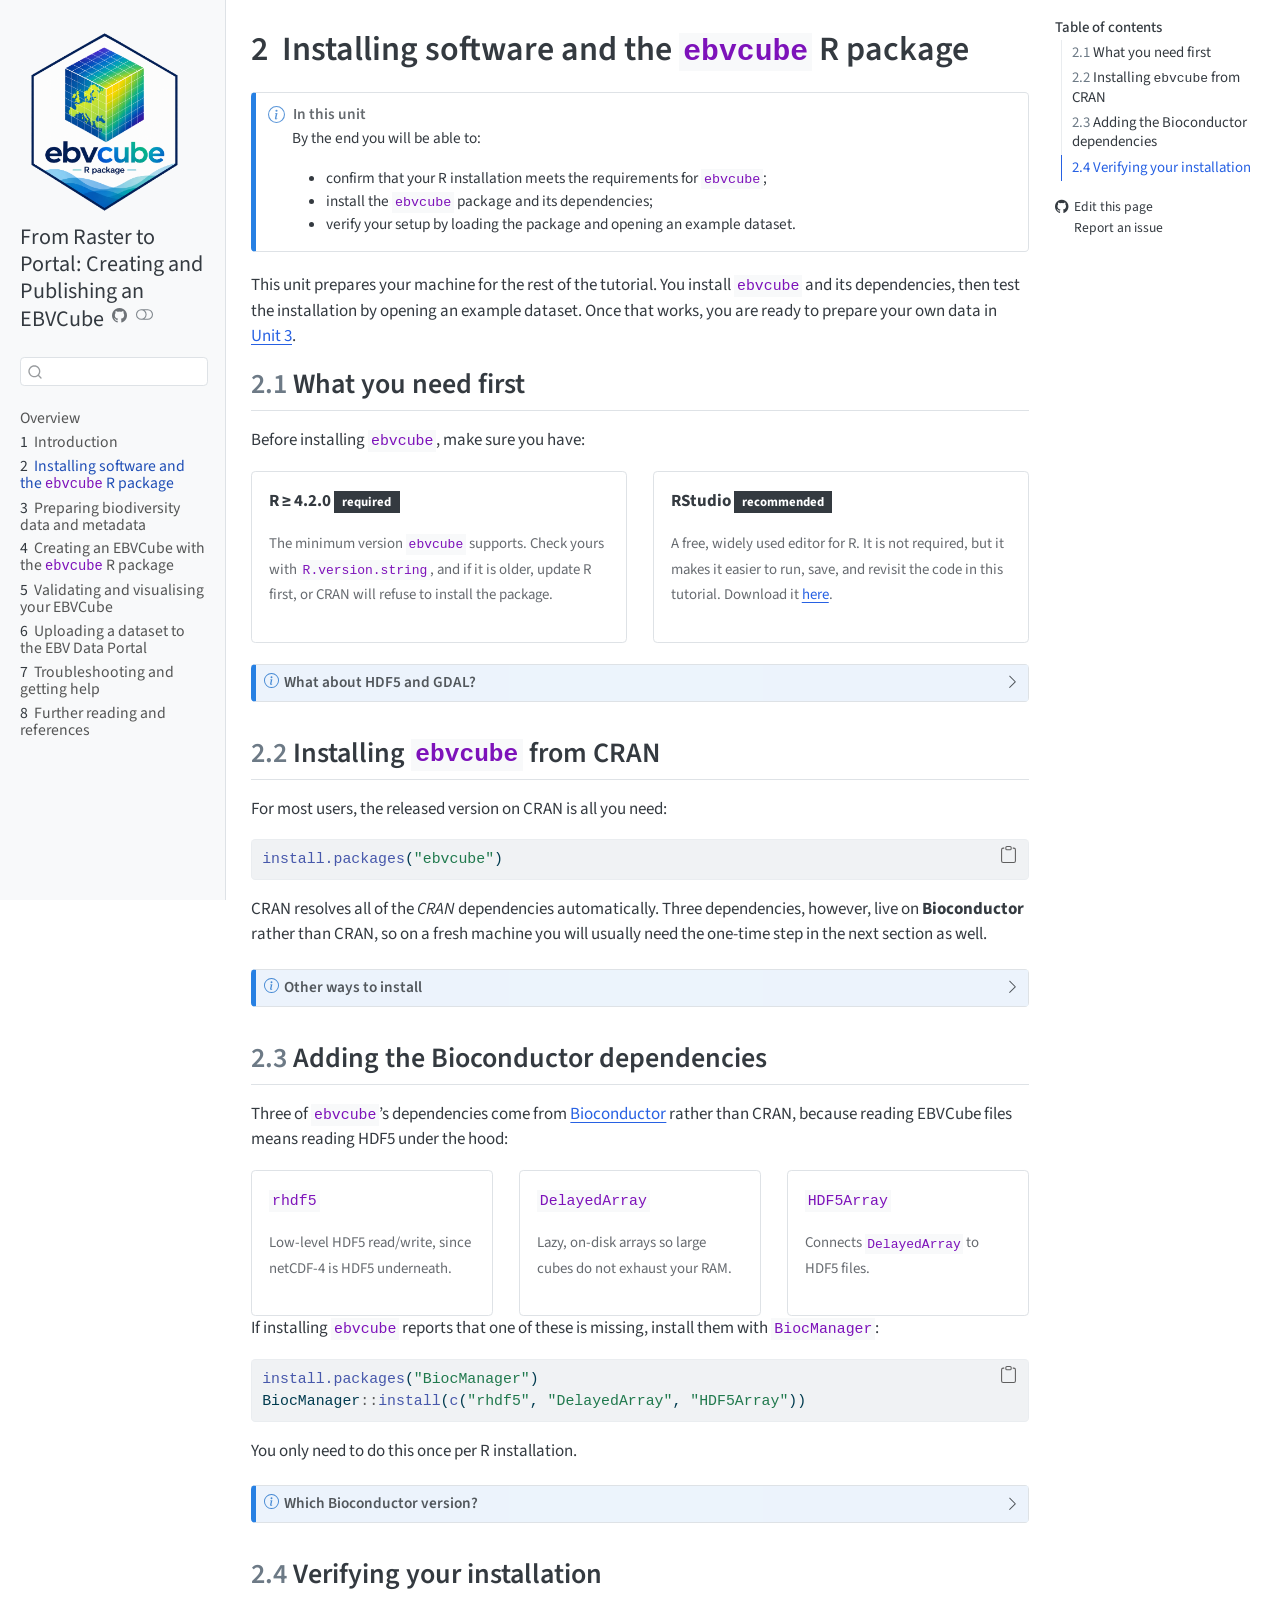
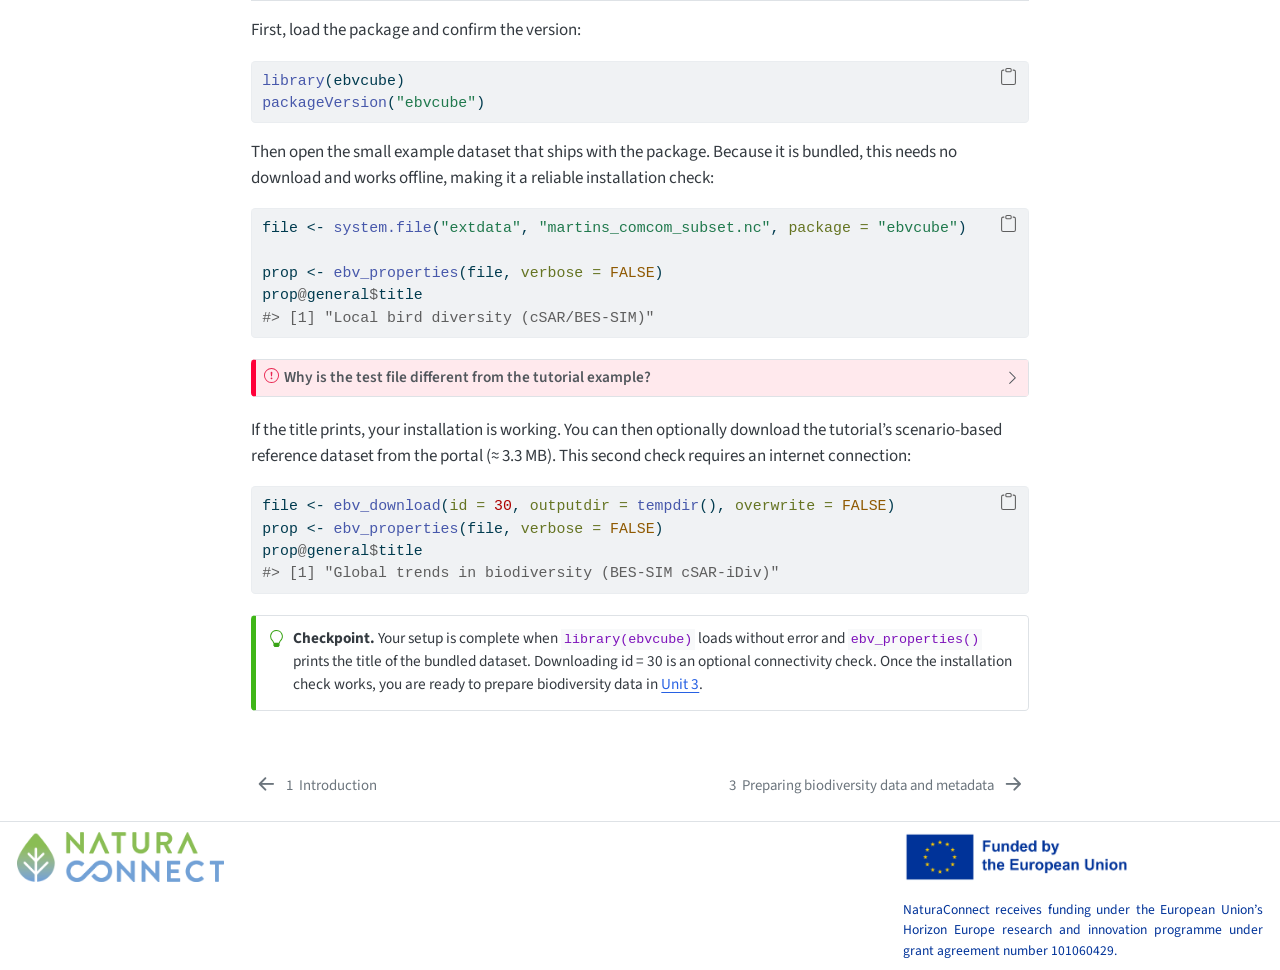
<file: 02-installation.html>
<!DOCTYPE html>
<html xmlns="http://www.w3.org/1999/xhtml" lang="en" xml:lang="en"><head>

<meta charset="utf-8">
<meta name="generator" content="quarto-1.5.56">

<meta name="viewport" content="width=device-width, initial-scale=1.0, user-scalable=yes">


<title>2&nbsp; Installing software and the ebvcube R package – From Raster to Portal: Creating and Publishing an EBVCube</title>
<style>
code{white-space: pre-wrap;}
span.smallcaps{font-variant: small-caps;}
div.columns{display: flex; gap: min(4vw, 1.5em);}
div.column{flex: auto; overflow-x: auto;}
div.hanging-indent{margin-left: 1.5em; text-indent: -1.5em;}
ul.task-list{list-style: none;}
ul.task-list li input[type="checkbox"] {
  width: 0.8em;
  margin: 0 0.8em 0.2em -1em; /* quarto-specific, see https://github.com/quarto-dev/quarto-cli/issues/4556 */ 
  vertical-align: middle;
}
/* CSS for syntax highlighting */
pre > code.sourceCode { white-space: pre; position: relative; }
pre > code.sourceCode > span { line-height: 1.25; }
pre > code.sourceCode > span:empty { height: 1.2em; }
.sourceCode { overflow: visible; }
code.sourceCode > span { color: inherit; text-decoration: inherit; }
div.sourceCode { margin: 1em 0; }
pre.sourceCode { margin: 0; }
@media screen {
div.sourceCode { overflow: auto; }
}
@media print {
pre > code.sourceCode { white-space: pre-wrap; }
pre > code.sourceCode > span { display: inline-block; text-indent: -5em; padding-left: 5em; }
}
pre.numberSource code
  { counter-reset: source-line 0; }
pre.numberSource code > span
  { position: relative; left: -4em; counter-increment: source-line; }
pre.numberSource code > span > a:first-child::before
  { content: counter(source-line);
    position: relative; left: -1em; text-align: right; vertical-align: baseline;
    border: none; display: inline-block;
    -webkit-touch-callout: none; -webkit-user-select: none;
    -khtml-user-select: none; -moz-user-select: none;
    -ms-user-select: none; user-select: none;
    padding: 0 4px; width: 4em;
  }
pre.numberSource { margin-left: 3em;  padding-left: 4px; }
div.sourceCode
  {   }
@media screen {
pre > code.sourceCode > span > a:first-child::before { text-decoration: underline; }
}
</style>


<script src="site_libs/quarto-nav/quarto-nav.js"></script>
<script src="site_libs/quarto-nav/headroom.min.js"></script>
<script src="site_libs/clipboard/clipboard.min.js"></script>
<script src="site_libs/quarto-search/autocomplete.umd.js"></script>
<script src="site_libs/quarto-search/fuse.min.js"></script>
<script src="site_libs/quarto-search/quarto-search.js"></script>
<meta name="quarto:offset" content="./">
<link href="./03-preparing-data.html" rel="next">
<link href="./01-introduction.html" rel="prev">
<script src="site_libs/quarto-html/quarto.js"></script>
<script src="site_libs/quarto-html/popper.min.js"></script>
<script src="site_libs/quarto-html/tippy.umd.min.js"></script>
<script src="site_libs/quarto-html/anchor.min.js"></script>
<link href="site_libs/quarto-html/tippy.css" rel="stylesheet">
<link href="site_libs/quarto-html/quarto-syntax-highlighting.css" rel="stylesheet" class="quarto-color-scheme" id="quarto-text-highlighting-styles">
<link href="site_libs/quarto-html/quarto-syntax-highlighting-dark.css" rel="prefetch" class="quarto-color-scheme quarto-color-alternate" id="quarto-text-highlighting-styles">
<script src="site_libs/bootstrap/bootstrap.min.js"></script>
<link href="site_libs/bootstrap/bootstrap-icons.css" rel="stylesheet">
<link href="site_libs/bootstrap/bootstrap.min.css" rel="stylesheet" class="quarto-color-scheme" id="quarto-bootstrap" data-mode="light">
<link href="site_libs/bootstrap/bootstrap-dark.min.css" rel="prefetch" class="quarto-color-scheme quarto-color-alternate" id="quarto-bootstrap" data-mode="dark">
<script src="site_libs/quarto-contrib/glightbox/glightbox.min.js"></script>
<link href="site_libs/quarto-contrib/glightbox/glightbox.min.css" rel="stylesheet">
<link href="site_libs/quarto-contrib/glightbox/lightbox.css" rel="stylesheet">
<script id="quarto-search-options" type="application/json">{
  "location": "sidebar",
  "copy-button": false,
  "collapse-after": 3,
  "panel-placement": "start",
  "type": "textbox",
  "limit": 50,
  "keyboard-shortcut": [
    "f",
    "/",
    "s"
  ],
  "show-item-context": false,
  "language": {
    "search-no-results-text": "No results",
    "search-matching-documents-text": "matching documents",
    "search-copy-link-title": "Copy link to search",
    "search-hide-matches-text": "Hide additional matches",
    "search-more-match-text": "more match in this document",
    "search-more-matches-text": "more matches in this document",
    "search-clear-button-title": "Clear",
    "search-text-placeholder": "",
    "search-detached-cancel-button-title": "Cancel",
    "search-submit-button-title": "Submit",
    "search-label": "Search"
  }
}</script>


</head>

<body class="nav-sidebar docked">

<div id="quarto-search-results"></div>
  <header id="quarto-header" class="headroom fixed-top">
  <nav class="quarto-secondary-nav">
    <div class="container-fluid d-flex">
      <button type="button" class="quarto-btn-toggle btn" data-bs-toggle="collapse" role="button" data-bs-target=".quarto-sidebar-collapse-item" aria-controls="quarto-sidebar" aria-expanded="false" aria-label="Toggle sidebar navigation" onclick="if (window.quartoToggleHeadroom) { window.quartoToggleHeadroom(); }">
        <i class="bi bi-layout-text-sidebar-reverse"></i>
      </button>
        <nav class="quarto-page-breadcrumbs" aria-label="breadcrumb"><ol class="breadcrumb"><li class="breadcrumb-item"><a href="./02-installation.html"><span class="chapter-number">2</span>&nbsp; <span class="chapter-title">Installing software and the <code>ebvcube</code> R package</span></a></li></ol></nav>
        <a class="flex-grow-1" role="navigation" data-bs-toggle="collapse" data-bs-target=".quarto-sidebar-collapse-item" aria-controls="quarto-sidebar" aria-expanded="false" aria-label="Toggle sidebar navigation" onclick="if (window.quartoToggleHeadroom) { window.quartoToggleHeadroom(); }">      
        </a>
      <button type="button" class="btn quarto-search-button" aria-label="Search" onclick="window.quartoOpenSearch();">
        <i class="bi bi-search"></i>
      </button>
    </div>
  </nav>
</header>
<!-- content -->
<div id="quarto-content" class="quarto-container page-columns page-rows-contents page-layout-article">
<!-- sidebar -->
  <nav id="quarto-sidebar" class="sidebar collapse collapse-horizontal quarto-sidebar-collapse-item sidebar-navigation docked overflow-auto">
    <div class="pt-lg-2 mt-2 text-left sidebar-header sidebar-header-stacked">
      <a href="./index.html" class="sidebar-logo-link">
      <img src="./images/ebv_logo.png" alt="" class="sidebar-logo py-0 d-lg-inline d-none">
      </a>
    <div class="sidebar-title mb-0 py-0">
      <a href="./">From Raster to Portal: Creating and Publishing an EBVCube</a> 
        <div class="sidebar-tools-main">
    <a href="https://github.com/EBVcube/EBV_resources" title="Source Code" class="quarto-navigation-tool px-1" aria-label="Source Code"><i class="bi bi-github"></i></a>
  <a href="" class="quarto-color-scheme-toggle quarto-navigation-tool  px-1" onclick="window.quartoToggleColorScheme(); return false;" title="Toggle dark mode"><i class="bi"></i></a>
</div>
    </div>
      </div>
        <div class="mt-2 flex-shrink-0 align-items-center">
        <div class="sidebar-search">
        <div id="quarto-search" class="" title="Search"></div>
        </div>
        </div>
    <div class="sidebar-menu-container"> 
    <ul class="list-unstyled mt-1">
        <li class="sidebar-item">
  <div class="sidebar-item-container"> 
  <a href="./index.html" class="sidebar-item-text sidebar-link">
 <span class="menu-text">Overview</span></a>
  </div>
</li>
        <li class="sidebar-item">
  <div class="sidebar-item-container"> 
  <a href="./01-introduction.html" class="sidebar-item-text sidebar-link">
 <span class="menu-text"><span class="chapter-number">1</span>&nbsp; <span class="chapter-title">Introduction</span></span></a>
  </div>
</li>
        <li class="sidebar-item">
  <div class="sidebar-item-container"> 
  <a href="./02-installation.html" class="sidebar-item-text sidebar-link active">
 <span class="menu-text"><span class="chapter-number">2</span>&nbsp; <span class="chapter-title">Installing software and the <code>ebvcube</code> R package</span></span></a>
  </div>
</li>
        <li class="sidebar-item">
  <div class="sidebar-item-container"> 
  <a href="./03-preparing-data.html" class="sidebar-item-text sidebar-link">
 <span class="menu-text"><span class="chapter-number">3</span>&nbsp; <span class="chapter-title">Preparing biodiversity data and metadata</span></span></a>
  </div>
</li>
        <li class="sidebar-item">
  <div class="sidebar-item-container"> 
  <a href="./04-creating-the-cube.html" class="sidebar-item-text sidebar-link">
 <span class="menu-text"><span class="chapter-number">4</span>&nbsp; <span class="chapter-title">Creating an EBVCube with the <code>ebvcube</code> R package</span></span></a>
  </div>
</li>
        <li class="sidebar-item">
  <div class="sidebar-item-container"> 
  <a href="./05-validating.html" class="sidebar-item-text sidebar-link">
 <span class="menu-text"><span class="chapter-number">5</span>&nbsp; <span class="chapter-title">Validating and visualising your EBVCube</span></span></a>
  </div>
</li>
        <li class="sidebar-item">
  <div class="sidebar-item-container"> 
  <a href="./06-uploading.html" class="sidebar-item-text sidebar-link">
 <span class="menu-text"><span class="chapter-number">6</span>&nbsp; <span class="chapter-title">Uploading a dataset to the EBV Data Portal</span></span></a>
  </div>
</li>
        <li class="sidebar-item">
  <div class="sidebar-item-container"> 
  <a href="./07-troubleshooting.html" class="sidebar-item-text sidebar-link">
 <span class="menu-text"><span class="chapter-number">7</span>&nbsp; <span class="chapter-title">Troubleshooting and getting help</span></span></a>
  </div>
</li>
        <li class="sidebar-item">
  <div class="sidebar-item-container"> 
  <a href="./08-resources.html" class="sidebar-item-text sidebar-link">
 <span class="menu-text"><span class="chapter-number">8</span>&nbsp; <span class="chapter-title">Further reading and references</span></span></a>
  </div>
</li>
    </ul>
    </div>
</nav>
<div id="quarto-sidebar-glass" class="quarto-sidebar-collapse-item" data-bs-toggle="collapse" data-bs-target=".quarto-sidebar-collapse-item"></div>
<!-- margin-sidebar -->
    <div id="quarto-margin-sidebar" class="sidebar margin-sidebar">
        <nav id="TOC" role="doc-toc" class="toc-active">
    <h2 id="toc-title">Table of contents</h2>
   
  <ul>
  <li><a href="#what-you-need-first" id="toc-what-you-need-first" class="nav-link active" data-scroll-target="#what-you-need-first"><span class="header-section-number">2.1</span> What you need first</a></li>
  <li><a href="#installing-ebvcube-from-cran" id="toc-installing-ebvcube-from-cran" class="nav-link" data-scroll-target="#installing-ebvcube-from-cran"><span class="header-section-number">2.2</span> Installing <code>ebvcube</code> from CRAN</a></li>
  <li><a href="#sec-bioc" id="toc-sec-bioc" class="nav-link" data-scroll-target="#sec-bioc"><span class="header-section-number">2.3</span> Adding the Bioconductor dependencies</a></li>
  <li><a href="#verifying-your-installation" id="toc-verifying-your-installation" class="nav-link" data-scroll-target="#verifying-your-installation"><span class="header-section-number">2.4</span> Verifying your installation</a></li>
  </ul>
<div class="toc-actions"><ul><li><a href="https://github.com/EBVcube/EBV_resources/edit/main/02-installation.qmd" class="toc-action"><i class="bi bi-github"></i>Edit this page</a></li><li><a href="https://github.com/EBVcube/EBV_resources/issues/new" class="toc-action"><i class="bi empty"></i>Report an issue</a></li></ul></div></nav>
    </div>
<!-- main -->
<main class="content" id="quarto-document-content">

<header id="title-block-header" class="quarto-title-block default">
<div class="quarto-title">
<h1 class="title"><span id="sec-installation" class="quarto-section-identifier"><span class="chapter-number">2</span>&nbsp; <span class="chapter-title">Installing software and the <code>ebvcube</code> R package</span></span></h1>
</div>



<div class="quarto-title-meta">

    
  
    
  </div>
  


</header>


<div class="callout callout-style-simple callout-note callout-titled" title="In this unit">
<div class="callout-header d-flex align-content-center">
<div class="callout-icon-container">
<i class="callout-icon"></i>
</div>
<div class="callout-title-container flex-fill">
In this unit
</div>
</div>
<div class="callout-body-container callout-body">
<p>By the end you will be able to:</p>
<ul>
<li>confirm that your R installation meets the requirements for <code>ebvcube</code>;</li>
<li>install the <code>ebvcube</code> package and its dependencies;</li>
<li>verify your setup by loading the package and opening an example dataset.</li>
</ul>
</div>
</div>
<p>This unit prepares your machine for the rest of the tutorial. You install <code>ebvcube</code> and its dependencies, then test the installation by opening an example dataset. Once that works, you are ready to prepare your own data in <a href="./03-preparing-data.html">Unit 3</a>.</p>
<section id="what-you-need-first" class="level2" data-number="2.1">
<h2 data-number="2.1" class="anchored" data-anchor-id="what-you-need-first"><span class="header-section-number">2.1</span> What you need first</h2>
<p>Before installing <code>ebvcube</code>, make sure you have:</p>
<div class="grid">
<div class="g-col-12 g-col-md-6 border rounded p-3">
<p><strong>R ≥ 4.2.0</strong> <span class="badge bg-secondary">required</span></p>
<p><span class="small text-muted">The minimum version <code>ebvcube</code> supports. Check yours with <code>R.version.string</code>, and if it is older, update R first, or CRAN will refuse to install the package.</span></p>
</div>
<div class="g-col-12 g-col-md-6 border rounded p-3">
<p><strong>RStudio</strong> <span class="badge bg-secondary">recommended</span></p>
<p><span class="small text-muted">A free, widely used editor for R. It is not required, but it makes it easier to run, save, and revisit the code in this tutorial. Download it <a href="https://posit.co/downloads">here</a>.</span></p>
</div>
</div>
<div class="callout callout-style-default callout-note callout-titled" title="What about HDF5 and GDAL?">
<div class="callout-header d-flex align-content-center" data-bs-toggle="collapse" data-bs-target=".callout-2-contents" aria-controls="callout-2" aria-expanded="false" aria-label="Toggle callout">
<div class="callout-icon-container">
<i class="callout-icon"></i>
</div>
<div class="callout-title-container flex-fill">
What about HDF5 and GDAL?
</div>
<div class="callout-btn-toggle d-inline-block border-0 py-1 ps-1 pe-0 float-end"><i class="callout-toggle"></i></div>
</div>
<div id="callout-2" class="callout-2-contents callout-collapse collapse">
<div class="callout-body-container callout-body">
<p>On Windows and macOS, you will usually not need to install <strong>HDF5</strong> or <strong>GDAL</strong> yourself. Bioconductor supplies HDF5 through <code>rhdf5</code>, while CRAN binary builds of <code>terra</code> normally include the spatial libraries they need. Linux installations can require additional system libraries; <a href="./07-troubleshooting.html">Unit 7</a> covers the common fixes.</p>
</div>
</div>
</div>
</section>
<section id="installing-ebvcube-from-cran" class="level2" data-number="2.2">
<h2 data-number="2.2" class="anchored" data-anchor-id="installing-ebvcube-from-cran"><span class="header-section-number">2.2</span> Installing <code>ebvcube</code> from CRAN</h2>
<p>For most users, the released version on CRAN is all you need:</p>
<div class="cell" data-layout-align="center">
<div class="sourceCode cell-code" id="cb1"><pre class="sourceCode r code-with-copy"><code class="sourceCode r"><span id="cb1-1"><a href="#cb1-1" aria-hidden="true" tabindex="-1"></a><span class="fu">install.packages</span>(<span class="st">"ebvcube"</span>)</span></code><button title="Copy to Clipboard" class="code-copy-button"><i class="bi"></i></button></pre></div>
</div>
<p>CRAN resolves all of the <em>CRAN</em> dependencies automatically. Three dependencies, however, live on <strong>Bioconductor</strong> rather than CRAN, so on a fresh machine you will usually need the one-time step in the next section as well.</p>
<div class="callout callout-style-default callout-note callout-titled" title="Other ways to install">
<div class="callout-header d-flex align-content-center" data-bs-toggle="collapse" data-bs-target=".callout-3-contents" aria-controls="callout-3" aria-expanded="false" aria-label="Toggle callout">
<div class="callout-icon-container">
<i class="callout-icon"></i>
</div>
<div class="callout-title-container flex-fill">
Other ways to install
</div>
<div class="callout-btn-toggle d-inline-block border-0 py-1 ps-1 pe-0 float-end"><i class="callout-toggle"></i></div>
</div>
<div id="callout-3" class="callout-3-contents callout-collapse collapse">
<div class="callout-body-container callout-body">
<p>Most people should use CRAN. If you need a newer feature, you can install the development version with <code>devtools::install_github("EBVcube/ebvcube", ref = "dev")</code>, or get the binary builds from the <a href="https://b-cubed-eu.r-universe.dev/">b-cubed r-universe</a>. These are covered in the package’s <a href="https://github.com/EBVcube/ebvcube">installation guide</a>.</p>
</div>
</div>
</div>
</section>
<section id="sec-bioc" class="level2" data-number="2.3">
<h2 data-number="2.3" class="anchored" data-anchor-id="sec-bioc"><span class="header-section-number">2.3</span> Adding the Bioconductor dependencies</h2>
<p>Three of <code>ebvcube</code>’s dependencies come from <a href="https://bioconductor.org/">Bioconductor</a> rather than CRAN, because reading EBVCube files means reading HDF5 under the hood:</p>
<div class="grid">
<div class="g-col-12 g-col-md-4 border rounded p-3">
<p><code>rhdf5</code></p>
<p><span class="small text-muted">Low-level HDF5 read/write, since netCDF-4 is HDF5 underneath.</span></p>
</div>
<div class="g-col-12 g-col-md-4 border rounded p-3">
<p><code>DelayedArray</code></p>
<p><span class="small text-muted">Lazy, on-disk arrays so large cubes do not exhaust your RAM.</span></p>
</div>
<div class="g-col-12 g-col-md-4 border rounded p-3">
<p><code>HDF5Array</code></p>
<p><span class="small text-muted">Connects <code>DelayedArray</code> to HDF5 files.</span></p>
</div>
</div>
<p>If installing <code>ebvcube</code> reports that one of these is missing, install them with <code>BiocManager</code>:</p>
<div class="cell" data-layout-align="center">
<div class="sourceCode cell-code" id="cb2"><pre class="sourceCode r code-with-copy"><code class="sourceCode r"><span id="cb2-1"><a href="#cb2-1" aria-hidden="true" tabindex="-1"></a><span class="fu">install.packages</span>(<span class="st">"BiocManager"</span>)</span>
<span id="cb2-2"><a href="#cb2-2" aria-hidden="true" tabindex="-1"></a>BiocManager<span class="sc">::</span><span class="fu">install</span>(<span class="fu">c</span>(<span class="st">"rhdf5"</span>, <span class="st">"DelayedArray"</span>, <span class="st">"HDF5Array"</span>))</span></code><button title="Copy to Clipboard" class="code-copy-button"><i class="bi"></i></button></pre></div>
</div>
<p>You only need to do this once per R installation.</p>
<div class="callout callout-style-default callout-note callout-titled" title="Which Bioconductor version?">
<div class="callout-header d-flex align-content-center" data-bs-toggle="collapse" data-bs-target=".callout-4-contents" aria-controls="callout-4" aria-expanded="false" aria-label="Toggle callout">
<div class="callout-icon-container">
<i class="callout-icon"></i>
</div>
<div class="callout-title-container flex-fill">
Which Bioconductor version?
</div>
<div class="callout-btn-toggle d-inline-block border-0 py-1 ps-1 pe-0 float-end"><i class="callout-toggle"></i></div>
</div>
<div id="callout-4" class="callout-4-contents callout-collapse collapse">
<div class="callout-body-container callout-body">
<p><code>BiocManager</code> automatically selects the Bioconductor release that matches your version of R. Leave the version unspecified unless a package maintainer or a project requirement tells you otherwise.</p>
</div>
</div>
</div>
</section>
<section id="verifying-your-installation" class="level2" data-number="2.4">
<h2 data-number="2.4" class="anchored" data-anchor-id="verifying-your-installation"><span class="header-section-number">2.4</span> Verifying your installation</h2>
<p>First, load the package and confirm the version:</p>
<div class="cell" data-layout-align="center">
<div class="sourceCode cell-code" id="cb3"><pre class="sourceCode r code-with-copy"><code class="sourceCode r"><span id="cb3-1"><a href="#cb3-1" aria-hidden="true" tabindex="-1"></a><span class="fu">library</span>(ebvcube)</span>
<span id="cb3-2"><a href="#cb3-2" aria-hidden="true" tabindex="-1"></a><span class="fu">packageVersion</span>(<span class="st">"ebvcube"</span>)</span></code><button title="Copy to Clipboard" class="code-copy-button"><i class="bi"></i></button></pre></div>
</div>
<p>Then open the small example dataset that ships with the package. Because it is bundled, this needs no download and works offline, making it a reliable installation check:</p>
<div class="cell" data-layout-align="center">
<div class="sourceCode cell-code" id="cb4"><pre class="sourceCode r code-with-copy"><code class="sourceCode r"><span id="cb4-1"><a href="#cb4-1" aria-hidden="true" tabindex="-1"></a>file <span class="ot">&lt;-</span> <span class="fu">system.file</span>(<span class="st">"extdata"</span>, <span class="st">"martins_comcom_subset.nc"</span>, <span class="at">package =</span> <span class="st">"ebvcube"</span>)</span>
<span id="cb4-2"><a href="#cb4-2" aria-hidden="true" tabindex="-1"></a></span>
<span id="cb4-3"><a href="#cb4-3" aria-hidden="true" tabindex="-1"></a>prop <span class="ot">&lt;-</span> <span class="fu">ebv_properties</span>(file, <span class="at">verbose =</span> <span class="cn">FALSE</span>)</span>
<span id="cb4-4"><a href="#cb4-4" aria-hidden="true" tabindex="-1"></a>prop<span class="sc">@</span>general<span class="sc">$</span>title</span>
<span id="cb4-5"><a href="#cb4-5" aria-hidden="true" tabindex="-1"></a><span class="co">#&gt; [1] "Local bird diversity (cSAR/BES-SIM)"</span></span></code><button title="Copy to Clipboard" class="code-copy-button"><i class="bi"></i></button></pre></div>
</div>
<div class="callout callout-style-default callout-important callout-titled" title="Why is the test file different from the tutorial example?">
<div class="callout-header d-flex align-content-center" data-bs-toggle="collapse" data-bs-target=".callout-5-contents" aria-controls="callout-5" aria-expanded="false" aria-label="Toggle callout">
<div class="callout-icon-container">
<i class="callout-icon"></i>
</div>
<div class="callout-title-container flex-fill">
Why is the test file different from the tutorial example?
</div>
<div class="callout-btn-toggle d-inline-block border-0 py-1 ps-1 pe-0 float-end"><i class="callout-toggle"></i></div>
</div>
<div id="callout-5" class="callout-5-contents callout-collapse collapse">
<div class="callout-body-container callout-body">
<p>They are two different published datasets, which can be easy to miss.</p>
<p>The file bundled inside <code>ebvcube</code> is a spatial subset of <strong><a href="https://portal.geobon.org/ebv-detail?id=1">Local bird diversity (cSAR/BES-SIM)</a></strong>, portal id = 1. The dataset this tutorial follows is <strong>Global trends in biodiversity (BES-SIM cSAR-iDiv)</strong>, portal id = 30. They share a lead author and a model family, which is why the names look so similar, but they are separate published products: id = 1 covers 1900–2015 with no scenarios, while id = 30 covers 1900, 2015 and 2050 across three SSP×RCP scenarios.</p>
<p>We use the bundled file here and only here, because verifying an installation should not depend on a working internet connection. The tutorial’s scenario-based reference dataset is id = 30.</p>
</div>
</div>
</div>
<p>If the title prints, your installation is working. You can then optionally download the tutorial’s scenario-based reference dataset from the portal (≈ 3.3 MB). This second check requires an internet connection:</p>
<div class="cell" data-layout-align="center">
<div class="sourceCode cell-code" id="cb5"><pre class="sourceCode r code-with-copy"><code class="sourceCode r"><span id="cb5-1"><a href="#cb5-1" aria-hidden="true" tabindex="-1"></a>file <span class="ot">&lt;-</span> <span class="fu">ebv_download</span>(<span class="at">id =</span> <span class="dv">30</span>, <span class="at">outputdir =</span> <span class="fu">tempdir</span>(), <span class="at">overwrite =</span> <span class="cn">FALSE</span>)</span>
<span id="cb5-2"><a href="#cb5-2" aria-hidden="true" tabindex="-1"></a>prop <span class="ot">&lt;-</span> <span class="fu">ebv_properties</span>(file, <span class="at">verbose =</span> <span class="cn">FALSE</span>)</span>
<span id="cb5-3"><a href="#cb5-3" aria-hidden="true" tabindex="-1"></a>prop<span class="sc">@</span>general<span class="sc">$</span>title</span>
<span id="cb5-4"><a href="#cb5-4" aria-hidden="true" tabindex="-1"></a><span class="co">#&gt; [1] "Global trends in biodiversity (BES-SIM cSAR-iDiv)"</span></span></code><button title="Copy to Clipboard" class="code-copy-button"><i class="bi"></i></button></pre></div>
</div>
<div class="callout callout-style-simple callout-tip">
<div class="callout-body d-flex">
<div class="callout-icon-container">
<i class="callout-icon"></i>
</div>
<div class="callout-body-container">
<p><strong>Checkpoint.</strong> Your setup is complete when <code>library(ebvcube)</code> loads without error and <code>ebv_properties()</code> prints the title of the bundled dataset. Downloading id = 30 is an optional connectivity check. Once the installation check works, you are ready to prepare biodiversity data in <a href="./03-preparing-data.html">Unit 3</a>.</p>
</div>
</div>
</div>


</section>

</main> <!-- /main -->
<script id="quarto-html-after-body" type="application/javascript">
window.document.addEventListener("DOMContentLoaded", function (event) {
  const toggleBodyColorMode = (bsSheetEl) => {
    const mode = bsSheetEl.getAttribute("data-mode");
    const bodyEl = window.document.querySelector("body");
    if (mode === "dark") {
      bodyEl.classList.add("quarto-dark");
      bodyEl.classList.remove("quarto-light");
    } else {
      bodyEl.classList.add("quarto-light");
      bodyEl.classList.remove("quarto-dark");
    }
  }
  const toggleBodyColorPrimary = () => {
    const bsSheetEl = window.document.querySelector("link#quarto-bootstrap");
    if (bsSheetEl) {
      toggleBodyColorMode(bsSheetEl);
    }
  }
  toggleBodyColorPrimary();  
  const disableStylesheet = (stylesheets) => {
    for (let i=0; i < stylesheets.length; i++) {
      const stylesheet = stylesheets[i];
      stylesheet.rel = 'prefetch';
    }
  }
  const enableStylesheet = (stylesheets) => {
    for (let i=0; i < stylesheets.length; i++) {
      const stylesheet = stylesheets[i];
      stylesheet.rel = 'stylesheet';
    }
  }
  const manageTransitions = (selector, allowTransitions) => {
    const els = window.document.querySelectorAll(selector);
    for (let i=0; i < els.length; i++) {
      const el = els[i];
      if (allowTransitions) {
        el.classList.remove('notransition');
      } else {
        el.classList.add('notransition');
      }
    }
  }
  const toggleGiscusIfUsed = (isAlternate, darkModeDefault) => {
    const baseTheme = document.querySelector('#giscus-base-theme')?.value ?? 'light';
    const alternateTheme = document.querySelector('#giscus-alt-theme')?.value ?? 'dark';
    let newTheme = '';
    if(darkModeDefault) {
      newTheme = isAlternate ? baseTheme : alternateTheme;
    } else {
      newTheme = isAlternate ? alternateTheme : baseTheme;
    }
    const changeGiscusTheme = () => {
      // From: https://github.com/giscus/giscus/issues/336
      const sendMessage = (message) => {
        const iframe = document.querySelector('iframe.giscus-frame');
        if (!iframe) return;
        iframe.contentWindow.postMessage({ giscus: message }, 'https://giscus.app');
      }
      sendMessage({
        setConfig: {
          theme: newTheme
        }
      });
    }
    const isGiscussLoaded = window.document.querySelector('iframe.giscus-frame') !== null;
    if (isGiscussLoaded) {
      changeGiscusTheme();
    }
  }
  const toggleColorMode = (alternate) => {
    // Switch the stylesheets
    const alternateStylesheets = window.document.querySelectorAll('link.quarto-color-scheme.quarto-color-alternate');
    manageTransitions('#quarto-margin-sidebar .nav-link', false);
    if (alternate) {
      enableStylesheet(alternateStylesheets);
      for (const sheetNode of alternateStylesheets) {
        if (sheetNode.id === "quarto-bootstrap") {
          toggleBodyColorMode(sheetNode);
        }
      }
    } else {
      disableStylesheet(alternateStylesheets);
      toggleBodyColorPrimary();
    }
    manageTransitions('#quarto-margin-sidebar .nav-link', true);
    // Switch the toggles
    const toggles = window.document.querySelectorAll('.quarto-color-scheme-toggle');
    for (let i=0; i < toggles.length; i++) {
      const toggle = toggles[i];
      if (toggle) {
        if (alternate) {
          toggle.classList.add("alternate");     
        } else {
          toggle.classList.remove("alternate");
        }
      }
    }
    // Hack to workaround the fact that safari doesn't
    // properly recolor the scrollbar when toggling (#1455)
    if (navigator.userAgent.indexOf('Safari') > 0 && navigator.userAgent.indexOf('Chrome') == -1) {
      manageTransitions("body", false);
      window.scrollTo(0, 1);
      setTimeout(() => {
        window.scrollTo(0, 0);
        manageTransitions("body", true);
      }, 40);  
    }
  }
  const isFileUrl = () => { 
    return window.location.protocol === 'file:';
  }
  const hasAlternateSentinel = () => {  
    let styleSentinel = getColorSchemeSentinel();
    if (styleSentinel !== null) {
      return styleSentinel === "alternate";
    } else {
      return false;
    }
  }
  const setStyleSentinel = (alternate) => {
    const value = alternate ? "alternate" : "default";
    if (!isFileUrl()) {
      window.localStorage.setItem("quarto-color-scheme", value);
    } else {
      localAlternateSentinel = value;
    }
  }
  const getColorSchemeSentinel = () => {
    if (!isFileUrl()) {
      const storageValue = window.localStorage.getItem("quarto-color-scheme");
      return storageValue != null ? storageValue : localAlternateSentinel;
    } else {
      return localAlternateSentinel;
    }
  }
  const darkModeDefault = false;
  let localAlternateSentinel = darkModeDefault ? 'alternate' : 'default';
  // Dark / light mode switch
  window.quartoToggleColorScheme = () => {
    // Read the current dark / light value 
    let toAlternate = !hasAlternateSentinel();
    toggleColorMode(toAlternate);
    setStyleSentinel(toAlternate);
    toggleGiscusIfUsed(toAlternate, darkModeDefault);
  };
  // Ensure there is a toggle, if there isn't float one in the top right
  if (window.document.querySelector('.quarto-color-scheme-toggle') === null) {
    const a = window.document.createElement('a');
    a.classList.add('top-right');
    a.classList.add('quarto-color-scheme-toggle');
    a.href = "";
    a.onclick = function() { try { window.quartoToggleColorScheme(); } catch {} return false; };
    const i = window.document.createElement("i");
    i.classList.add('bi');
    a.appendChild(i);
    window.document.body.appendChild(a);
  }
  // Switch to dark mode if need be
  if (hasAlternateSentinel()) {
    toggleColorMode(true);
  } else {
    toggleColorMode(false);
  }
  const icon = "";
  const anchorJS = new window.AnchorJS();
  anchorJS.options = {
    placement: 'right',
    icon: icon
  };
  anchorJS.add('.anchored');
  const isCodeAnnotation = (el) => {
    for (const clz of el.classList) {
      if (clz.startsWith('code-annotation-')) {                     
        return true;
      }
    }
    return false;
  }
  const onCopySuccess = function(e) {
    // button target
    const button = e.trigger;
    // don't keep focus
    button.blur();
    // flash "checked"
    button.classList.add('code-copy-button-checked');
    var currentTitle = button.getAttribute("title");
    button.setAttribute("title", "Copied!");
    let tooltip;
    if (window.bootstrap) {
      button.setAttribute("data-bs-toggle", "tooltip");
      button.setAttribute("data-bs-placement", "left");
      button.setAttribute("data-bs-title", "Copied!");
      tooltip = new bootstrap.Tooltip(button, 
        { trigger: "manual", 
          customClass: "code-copy-button-tooltip",
          offset: [0, -8]});
      tooltip.show();    
    }
    setTimeout(function() {
      if (tooltip) {
        tooltip.hide();
        button.removeAttribute("data-bs-title");
        button.removeAttribute("data-bs-toggle");
        button.removeAttribute("data-bs-placement");
      }
      button.setAttribute("title", currentTitle);
      button.classList.remove('code-copy-button-checked');
    }, 1000);
    // clear code selection
    e.clearSelection();
  }
  const getTextToCopy = function(trigger) {
      const codeEl = trigger.previousElementSibling.cloneNode(true);
      for (const childEl of codeEl.children) {
        if (isCodeAnnotation(childEl)) {
          childEl.remove();
        }
      }
      return codeEl.innerText;
  }
  const clipboard = new window.ClipboardJS('.code-copy-button:not([data-in-quarto-modal])', {
    text: getTextToCopy
  });
  clipboard.on('success', onCopySuccess);
  if (window.document.getElementById('quarto-embedded-source-code-modal')) {
    // For code content inside modals, clipBoardJS needs to be initialized with a container option
    // TODO: Check when it could be a function (https://github.com/zenorocha/clipboard.js/issues/860)
    const clipboardModal = new window.ClipboardJS('.code-copy-button[data-in-quarto-modal]', {
      text: getTextToCopy,
      container: window.document.getElementById('quarto-embedded-source-code-modal')
    });
    clipboardModal.on('success', onCopySuccess);
  }
    var localhostRegex = new RegExp(/^(?:http|https):\/\/localhost\:?[0-9]*\//);
    var mailtoRegex = new RegExp(/^mailto:/);
      var filterRegex = new RegExp("https:\/\/EBVcube\.github\.io\/EBV_resources\/");
    var isInternal = (href) => {
        return filterRegex.test(href) || localhostRegex.test(href) || mailtoRegex.test(href);
    }
    // Inspect non-navigation links and adorn them if external
 	var links = window.document.querySelectorAll('a[href]:not(.nav-link):not(.navbar-brand):not(.toc-action):not(.sidebar-link):not(.sidebar-item-toggle):not(.pagination-link):not(.no-external):not([aria-hidden]):not(.dropdown-item):not(.quarto-navigation-tool):not(.about-link)');
    for (var i=0; i<links.length; i++) {
      const link = links[i];
      if (!isInternal(link.href)) {
        // undo the damage that might have been done by quarto-nav.js in the case of
        // links that we want to consider external
        if (link.dataset.originalHref !== undefined) {
          link.href = link.dataset.originalHref;
        }
      }
    }
  function tippyHover(el, contentFn, onTriggerFn, onUntriggerFn) {
    const config = {
      allowHTML: true,
      maxWidth: 500,
      delay: 100,
      arrow: false,
      appendTo: function(el) {
          return el.parentElement;
      },
      interactive: true,
      interactiveBorder: 10,
      theme: 'quarto',
      placement: 'bottom-start',
    };
    if (contentFn) {
      config.content = contentFn;
    }
    if (onTriggerFn) {
      config.onTrigger = onTriggerFn;
    }
    if (onUntriggerFn) {
      config.onUntrigger = onUntriggerFn;
    }
    window.tippy(el, config); 
  }
  const noterefs = window.document.querySelectorAll('a[role="doc-noteref"]');
  for (var i=0; i<noterefs.length; i++) {
    const ref = noterefs[i];
    tippyHover(ref, function() {
      // use id or data attribute instead here
      let href = ref.getAttribute('data-footnote-href') || ref.getAttribute('href');
      try { href = new URL(href).hash; } catch {}
      const id = href.replace(/^#\/?/, "");
      const note = window.document.getElementById(id);
      if (note) {
        return note.innerHTML;
      } else {
        return "";
      }
    });
  }
  const xrefs = window.document.querySelectorAll('a.quarto-xref');
  const processXRef = (id, note) => {
    // Strip column container classes
    const stripColumnClz = (el) => {
      el.classList.remove("page-full", "page-columns");
      if (el.children) {
        for (const child of el.children) {
          stripColumnClz(child);
        }
      }
    }
    stripColumnClz(note)
    if (id === null || id.startsWith('sec-')) {
      // Special case sections, only their first couple elements
      const container = document.createElement("div");
      if (note.children && note.children.length > 2) {
        container.appendChild(note.children[0].cloneNode(true));
        for (let i = 1; i < note.children.length; i++) {
          const child = note.children[i];
          if (child.tagName === "P" && child.innerText === "") {
            continue;
          } else {
            container.appendChild(child.cloneNode(true));
            break;
          }
        }
        if (window.Quarto?.typesetMath) {
          window.Quarto.typesetMath(container);
        }
        return container.innerHTML
      } else {
        if (window.Quarto?.typesetMath) {
          window.Quarto.typesetMath(note);
        }
        return note.innerHTML;
      }
    } else {
      // Remove any anchor links if they are present
      const anchorLink = note.querySelector('a.anchorjs-link');
      if (anchorLink) {
        anchorLink.remove();
      }
      if (window.Quarto?.typesetMath) {
        window.Quarto.typesetMath(note);
      }
      // TODO in 1.5, we should make sure this works without a callout special case
      if (note.classList.contains("callout")) {
        return note.outerHTML;
      } else {
        return note.innerHTML;
      }
    }
  }
  for (var i=0; i<xrefs.length; i++) {
    const xref = xrefs[i];
    tippyHover(xref, undefined, function(instance) {
      instance.disable();
      let url = xref.getAttribute('href');
      let hash = undefined; 
      if (url.startsWith('#')) {
        hash = url;
      } else {
        try { hash = new URL(url).hash; } catch {}
      }
      if (hash) {
        const id = hash.replace(/^#\/?/, "");
        const note = window.document.getElementById(id);
        if (note !== null) {
          try {
            const html = processXRef(id, note.cloneNode(true));
            instance.setContent(html);
          } finally {
            instance.enable();
            instance.show();
          }
        } else {
          // See if we can fetch this
          fetch(url.split('#')[0])
          .then(res => res.text())
          .then(html => {
            const parser = new DOMParser();
            const htmlDoc = parser.parseFromString(html, "text/html");
            const note = htmlDoc.getElementById(id);
            if (note !== null) {
              const html = processXRef(id, note);
              instance.setContent(html);
            } 
          }).finally(() => {
            instance.enable();
            instance.show();
          });
        }
      } else {
        // See if we can fetch a full url (with no hash to target)
        // This is a special case and we should probably do some content thinning / targeting
        fetch(url)
        .then(res => res.text())
        .then(html => {
          const parser = new DOMParser();
          const htmlDoc = parser.parseFromString(html, "text/html");
          const note = htmlDoc.querySelector('main.content');
          if (note !== null) {
            // This should only happen for chapter cross references
            // (since there is no id in the URL)
            // remove the first header
            if (note.children.length > 0 && note.children[0].tagName === "HEADER") {
              note.children[0].remove();
            }
            const html = processXRef(null, note);
            instance.setContent(html);
          } 
        }).finally(() => {
          instance.enable();
          instance.show();
        });
      }
    }, function(instance) {
    });
  }
      let selectedAnnoteEl;
      const selectorForAnnotation = ( cell, annotation) => {
        let cellAttr = 'data-code-cell="' + cell + '"';
        let lineAttr = 'data-code-annotation="' +  annotation + '"';
        const selector = 'span[' + cellAttr + '][' + lineAttr + ']';
        return selector;
      }
      const selectCodeLines = (annoteEl) => {
        const doc = window.document;
        const targetCell = annoteEl.getAttribute("data-target-cell");
        const targetAnnotation = annoteEl.getAttribute("data-target-annotation");
        const annoteSpan = window.document.querySelector(selectorForAnnotation(targetCell, targetAnnotation));
        const lines = annoteSpan.getAttribute("data-code-lines").split(",");
        const lineIds = lines.map((line) => {
          return targetCell + "-" + line;
        })
        let top = null;
        let height = null;
        let parent = null;
        if (lineIds.length > 0) {
            //compute the position of the single el (top and bottom and make a div)
            const el = window.document.getElementById(lineIds[0]);
            top = el.offsetTop;
            height = el.offsetHeight;
            parent = el.parentElement.parentElement;
          if (lineIds.length > 1) {
            const lastEl = window.document.getElementById(lineIds[lineIds.length - 1]);
            const bottom = lastEl.offsetTop + lastEl.offsetHeight;
            height = bottom - top;
          }
          if (top !== null && height !== null && parent !== null) {
            // cook up a div (if necessary) and position it 
            let div = window.document.getElementById("code-annotation-line-highlight");
            if (div === null) {
              div = window.document.createElement("div");
              div.setAttribute("id", "code-annotation-line-highlight");
              div.style.position = 'absolute';
              parent.appendChild(div);
            }
            div.style.top = top - 2 + "px";
            div.style.height = height + 4 + "px";
            div.style.left = 0;
            let gutterDiv = window.document.getElementById("code-annotation-line-highlight-gutter");
            if (gutterDiv === null) {
              gutterDiv = window.document.createElement("div");
              gutterDiv.setAttribute("id", "code-annotation-line-highlight-gutter");
              gutterDiv.style.position = 'absolute';
              const codeCell = window.document.getElementById(targetCell);
              const gutter = codeCell.querySelector('.code-annotation-gutter');
              gutter.appendChild(gutterDiv);
            }
            gutterDiv.style.top = top - 2 + "px";
            gutterDiv.style.height = height + 4 + "px";
          }
          selectedAnnoteEl = annoteEl;
        }
      };
      const unselectCodeLines = () => {
        const elementsIds = ["code-annotation-line-highlight", "code-annotation-line-highlight-gutter"];
        elementsIds.forEach((elId) => {
          const div = window.document.getElementById(elId);
          if (div) {
            div.remove();
          }
        });
        selectedAnnoteEl = undefined;
      };
        // Handle positioning of the toggle
    window.addEventListener(
      "resize",
      throttle(() => {
        elRect = undefined;
        if (selectedAnnoteEl) {
          selectCodeLines(selectedAnnoteEl);
        }
      }, 10)
    );
    function throttle(fn, ms) {
    let throttle = false;
    let timer;
      return (...args) => {
        if(!throttle) { // first call gets through
            fn.apply(this, args);
            throttle = true;
        } else { // all the others get throttled
            if(timer) clearTimeout(timer); // cancel #2
            timer = setTimeout(() => {
              fn.apply(this, args);
              timer = throttle = false;
            }, ms);
        }
      };
    }
      // Attach click handler to the DT
      const annoteDls = window.document.querySelectorAll('dt[data-target-cell]');
      for (const annoteDlNode of annoteDls) {
        annoteDlNode.addEventListener('click', (event) => {
          const clickedEl = event.target;
          if (clickedEl !== selectedAnnoteEl) {
            unselectCodeLines();
            const activeEl = window.document.querySelector('dt[data-target-cell].code-annotation-active');
            if (activeEl) {
              activeEl.classList.remove('code-annotation-active');
            }
            selectCodeLines(clickedEl);
            clickedEl.classList.add('code-annotation-active');
          } else {
            // Unselect the line
            unselectCodeLines();
            clickedEl.classList.remove('code-annotation-active');
          }
        });
      }
  const findCites = (el) => {
    const parentEl = el.parentElement;
    if (parentEl) {
      const cites = parentEl.dataset.cites;
      if (cites) {
        return {
          el,
          cites: cites.split(' ')
        };
      } else {
        return findCites(el.parentElement)
      }
    } else {
      return undefined;
    }
  };
  var bibliorefs = window.document.querySelectorAll('a[role="doc-biblioref"]');
  for (var i=0; i<bibliorefs.length; i++) {
    const ref = bibliorefs[i];
    const citeInfo = findCites(ref);
    if (citeInfo) {
      tippyHover(citeInfo.el, function() {
        var popup = window.document.createElement('div');
        citeInfo.cites.forEach(function(cite) {
          var citeDiv = window.document.createElement('div');
          citeDiv.classList.add('hanging-indent');
          citeDiv.classList.add('csl-entry');
          var biblioDiv = window.document.getElementById('ref-' + cite);
          if (biblioDiv) {
            citeDiv.innerHTML = biblioDiv.innerHTML;
          }
          popup.appendChild(citeDiv);
        });
        return popup.innerHTML;
      });
    }
  }
});
</script>
<nav class="page-navigation">
  <div class="nav-page nav-page-previous">
      <a href="./01-introduction.html" class="pagination-link" aria-label="Introduction">
        <i class="bi bi-arrow-left-short"></i> <span class="nav-page-text"><span class="chapter-number">1</span>&nbsp; <span class="chapter-title">Introduction</span></span>
      </a>          
  </div>
  <div class="nav-page nav-page-next">
      <a href="./03-preparing-data.html" class="pagination-link" aria-label="Preparing biodiversity data and metadata">
        <span class="nav-page-text"><span class="chapter-number">3</span>&nbsp; <span class="chapter-title">Preparing biodiversity data and metadata</span></span> <i class="bi bi-arrow-right-short"></i>
      </a>
  </div>
</nav>
</div> <!-- /content -->
<footer class="footer">
  <div class="nav-footer">
    <div class="nav-footer-left">
<p><a href="https://naturaconnect.eu/"><img src="images/NClogo.png" alt="NaturaConnect" height="50"></a></p>
</div>   
    <div class="nav-footer-center">
      &nbsp;
    <div class="toc-actions d-sm-block d-md-none"><ul><li><a href="https://github.com/EBVcube/EBV_resources/edit/main/02-installation.qmd" class="toc-action"><i class="bi bi-github"></i>Edit this page</a></li><li><a href="https://github.com/EBVcube/EBV_resources/issues/new" class="toc-action"><i class="bi empty"></i>Report an issue</a></li></ul></div></div>
    <div class="nav-footer-right">
<div style="max-width:360px; margin-left:auto; text-align:left">
<p><a href="images/eu.png" class="lightbox" data-gallery="quarto-lightbox-gallery-2"><img src="images/eu.png" alt="Funded by the European Union" height="52"></a></p>
<div style="color:#003399; text-align:justify; font-size:.8rem; margin-top:.6em">
<p>NaturaConnect receives funding under the European Union’s Horizon Europe research and innovation programme under grant agreement number 101060429.</p>
</div>
</div>
</div>
  </div>
</footer>
<script>var lightboxQuarto = GLightbox({"loop":false,"closeEffect":"zoom","selector":".lightbox","openEffect":"zoom","descPosition":"bottom"});
(function() {
  let previousOnload = window.onload;
  window.onload = () => {
    if (previousOnload) {
      previousOnload();
    }
    lightboxQuarto.on('slide_before_load', (data) => {
      const { slideIndex, slideNode, slideConfig, player, trigger } = data;
      const href = trigger.getAttribute('href');
      if (href !== null) {
        const imgEl = window.document.querySelector(`a[href="${href}"] img`);
        if (imgEl !== null) {
          const srcAttr = imgEl.getAttribute("src");
          if (srcAttr && srcAttr.startsWith("data:")) {
            slideConfig.href = srcAttr;
          }
        }
      } 
    });
  
    lightboxQuarto.on('slide_after_load', (data) => {
      const { slideIndex, slideNode, slideConfig, player, trigger } = data;
      if (window.Quarto?.typesetMath) {
        window.Quarto.typesetMath(slideNode);
      }
    });
  
  };
  
})();
          </script>




</body></html>
</file>
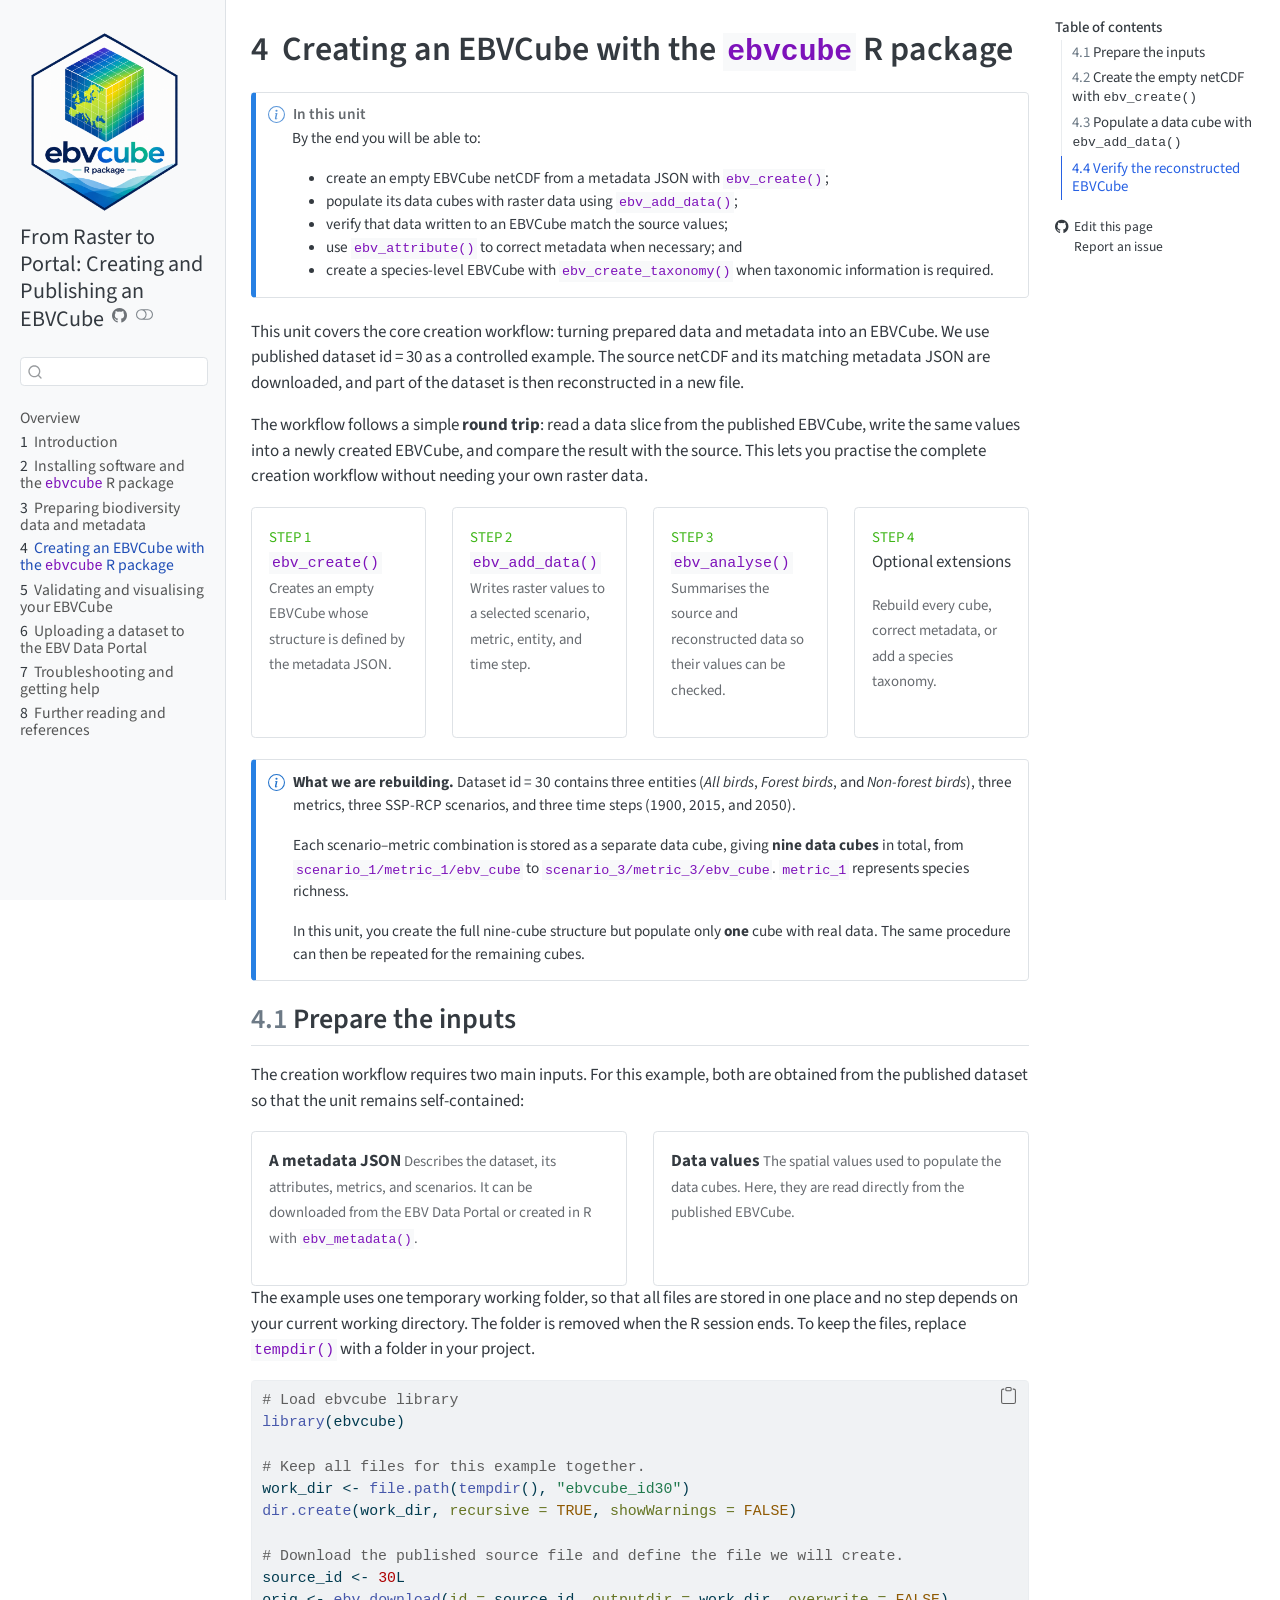
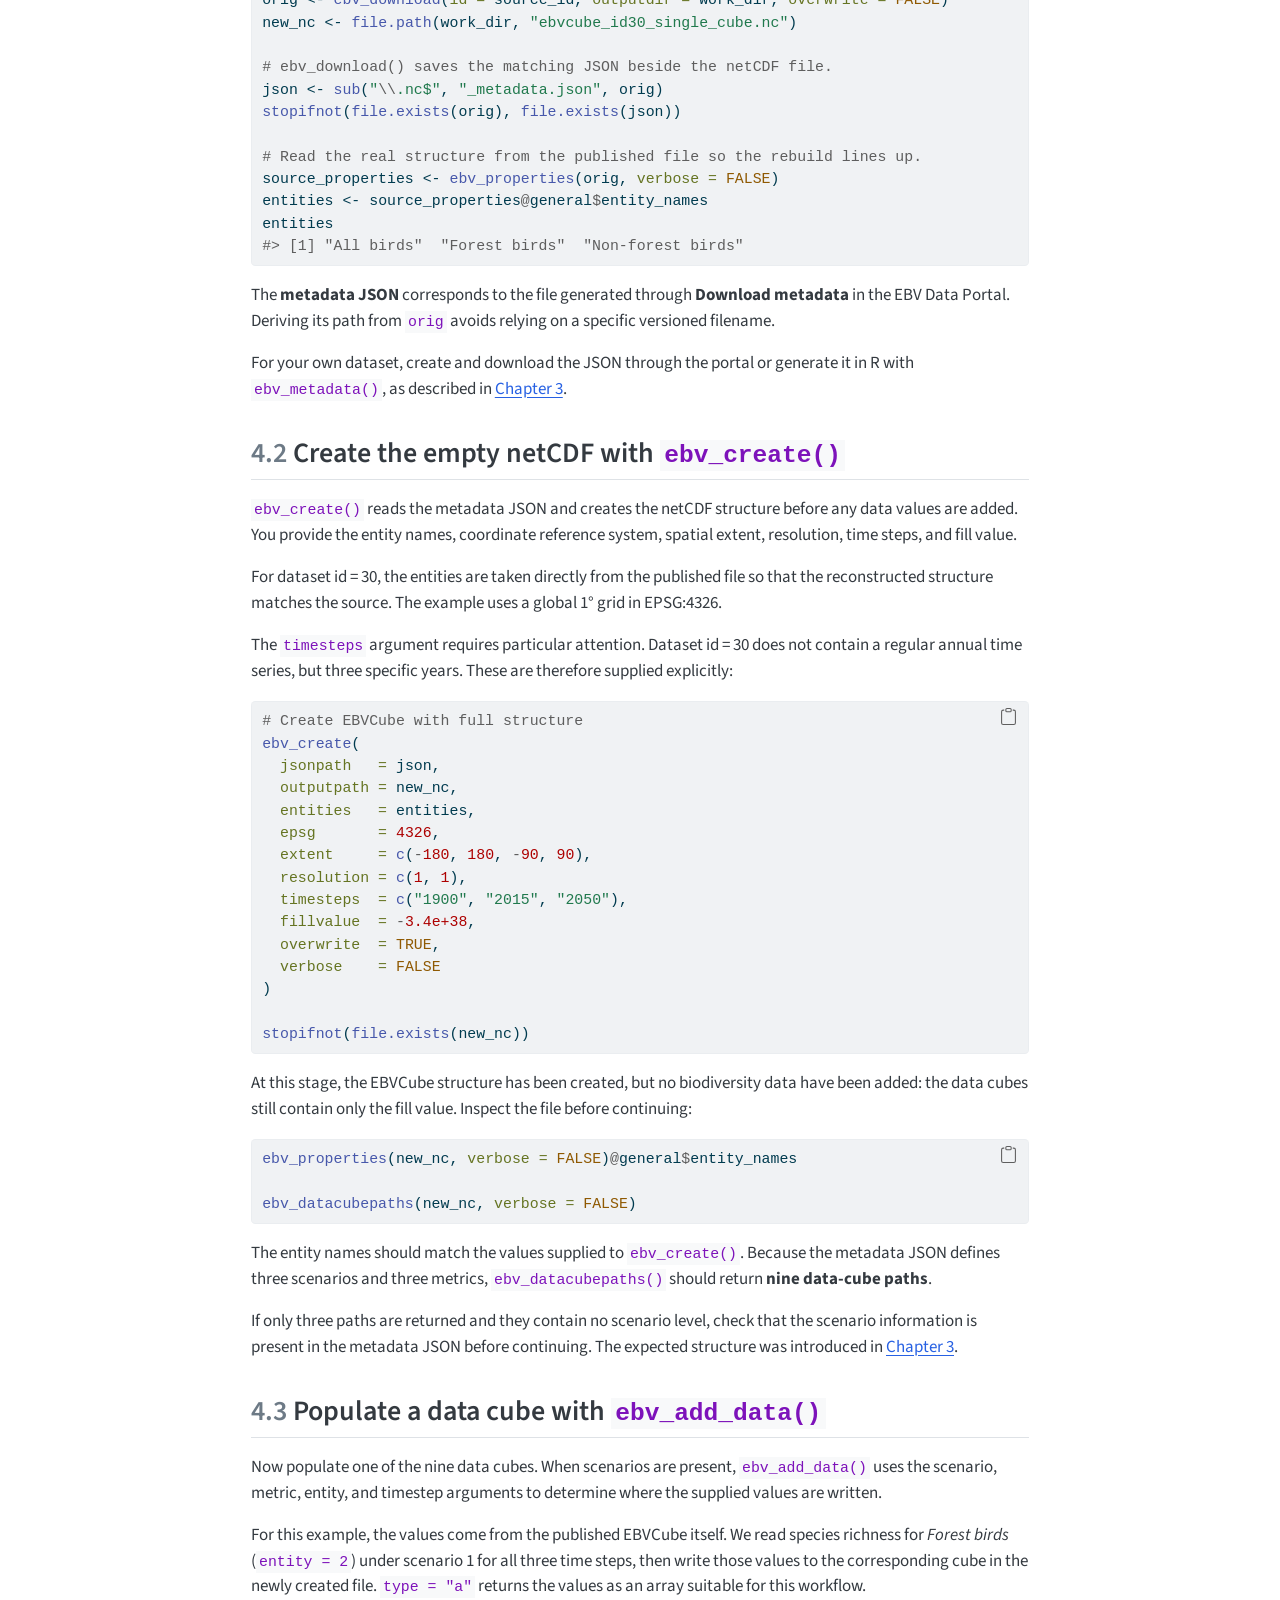
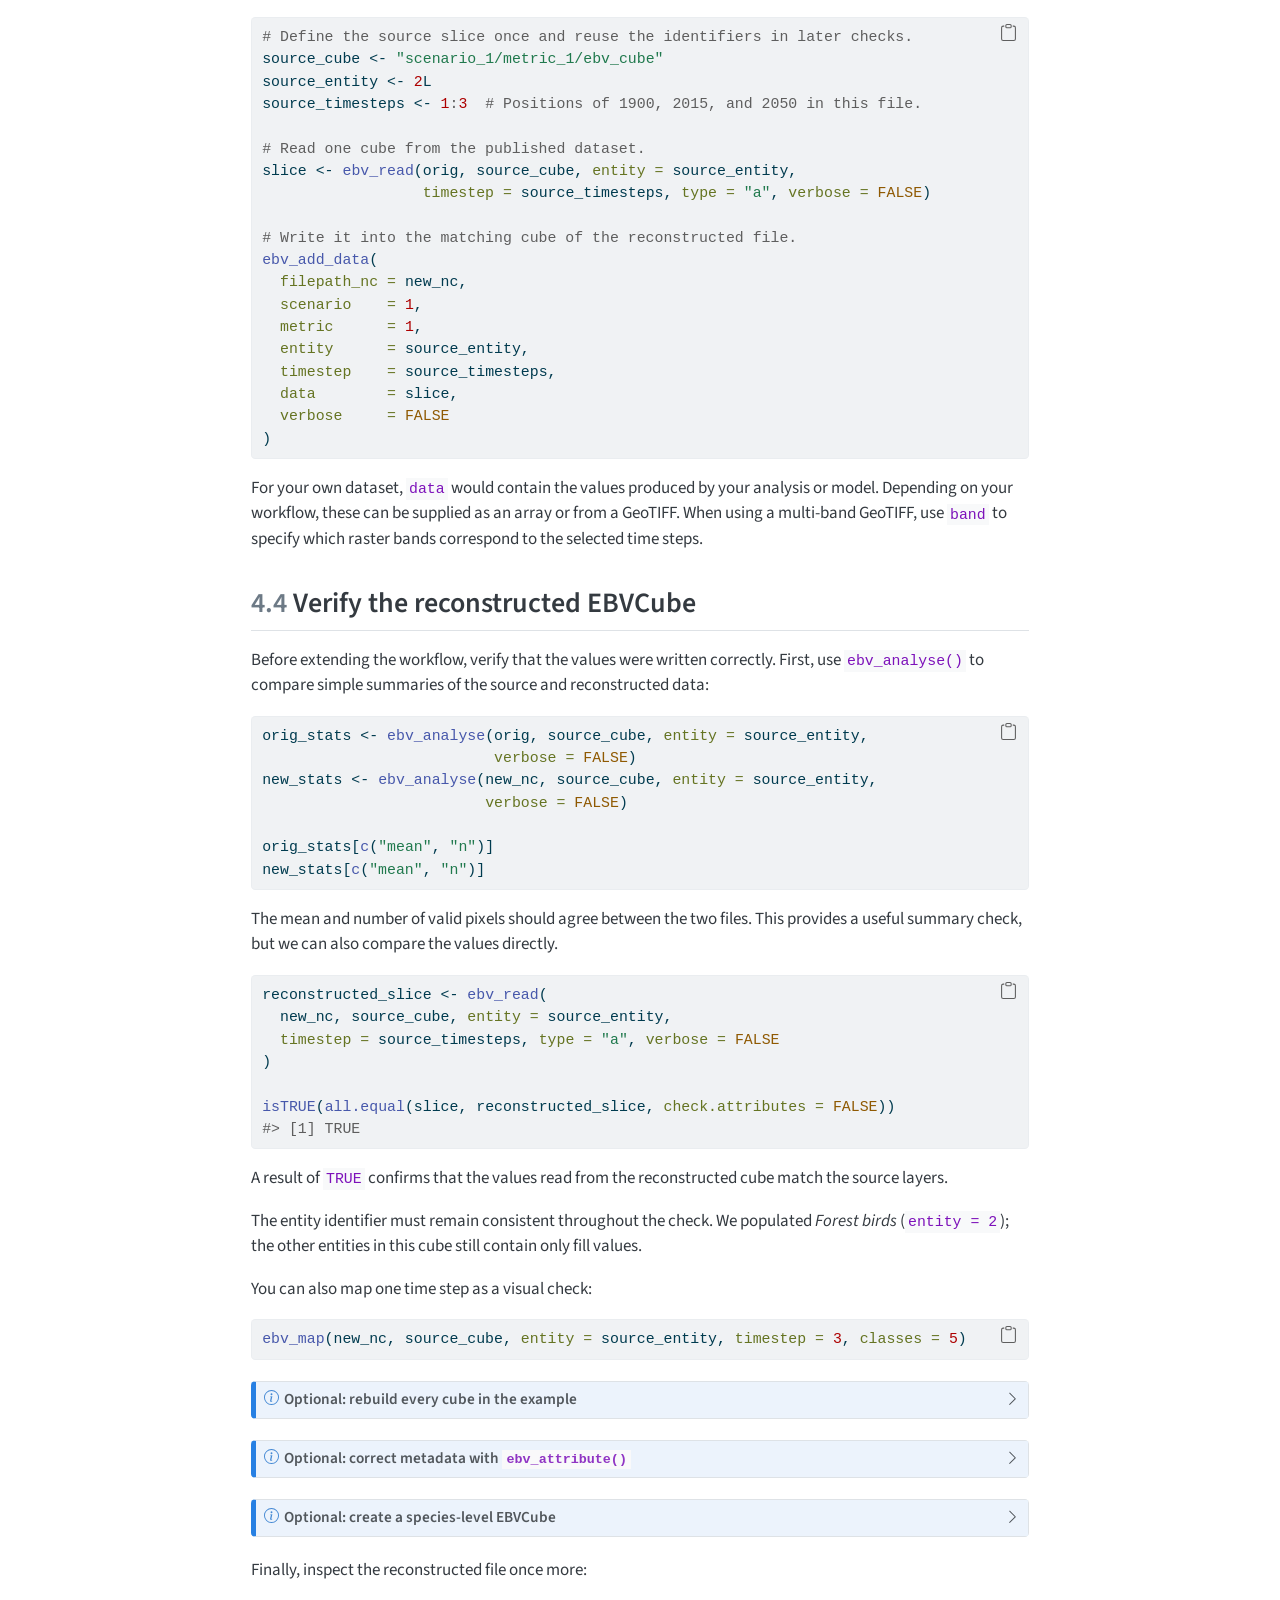
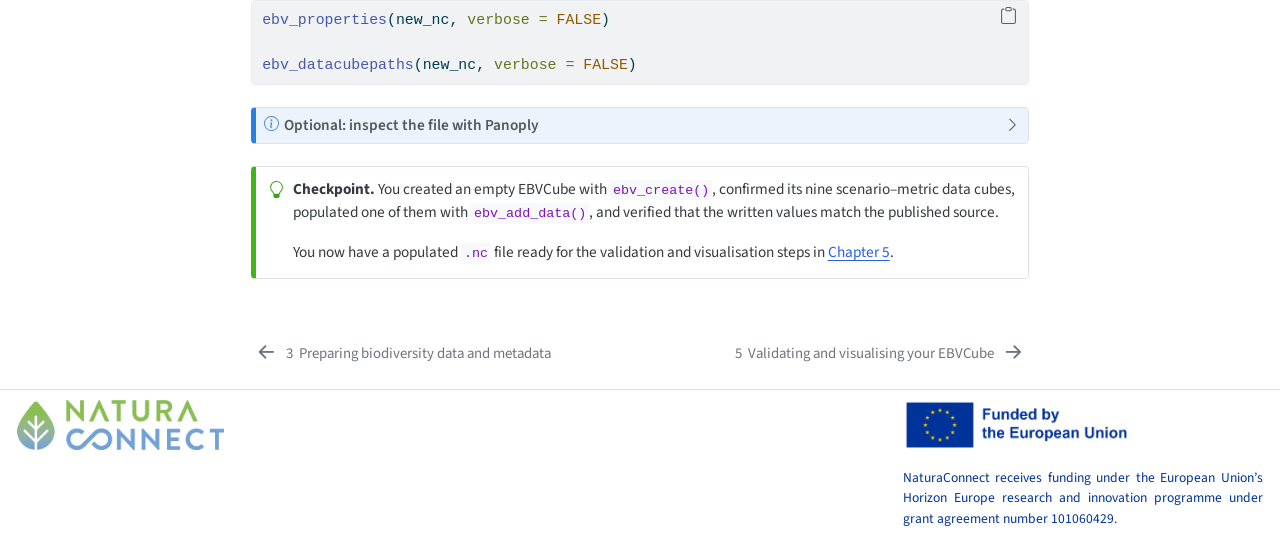
<file: 04-creating-the-cube.html>
<!DOCTYPE html>
<html xmlns="http://www.w3.org/1999/xhtml" lang="en" xml:lang="en"><head>

<meta charset="utf-8">
<meta name="generator" content="quarto-1.5.56">

<meta name="viewport" content="width=device-width, initial-scale=1.0, user-scalable=yes">


<title>4&nbsp; Creating an EBVCube with the ebvcube R package – From Raster to Portal: Creating and Publishing an EBVCube</title>
<style>
code{white-space: pre-wrap;}
span.smallcaps{font-variant: small-caps;}
div.columns{display: flex; gap: min(4vw, 1.5em);}
div.column{flex: auto; overflow-x: auto;}
div.hanging-indent{margin-left: 1.5em; text-indent: -1.5em;}
ul.task-list{list-style: none;}
ul.task-list li input[type="checkbox"] {
  width: 0.8em;
  margin: 0 0.8em 0.2em -1em; /* quarto-specific, see https://github.com/quarto-dev/quarto-cli/issues/4556 */ 
  vertical-align: middle;
}
/* CSS for syntax highlighting */
pre > code.sourceCode { white-space: pre; position: relative; }
pre > code.sourceCode > span { line-height: 1.25; }
pre > code.sourceCode > span:empty { height: 1.2em; }
.sourceCode { overflow: visible; }
code.sourceCode > span { color: inherit; text-decoration: inherit; }
div.sourceCode { margin: 1em 0; }
pre.sourceCode { margin: 0; }
@media screen {
div.sourceCode { overflow: auto; }
}
@media print {
pre > code.sourceCode { white-space: pre-wrap; }
pre > code.sourceCode > span { display: inline-block; text-indent: -5em; padding-left: 5em; }
}
pre.numberSource code
  { counter-reset: source-line 0; }
pre.numberSource code > span
  { position: relative; left: -4em; counter-increment: source-line; }
pre.numberSource code > span > a:first-child::before
  { content: counter(source-line);
    position: relative; left: -1em; text-align: right; vertical-align: baseline;
    border: none; display: inline-block;
    -webkit-touch-callout: none; -webkit-user-select: none;
    -khtml-user-select: none; -moz-user-select: none;
    -ms-user-select: none; user-select: none;
    padding: 0 4px; width: 4em;
  }
pre.numberSource { margin-left: 3em;  padding-left: 4px; }
div.sourceCode
  {   }
@media screen {
pre > code.sourceCode > span > a:first-child::before { text-decoration: underline; }
}
</style>


<script src="site_libs/quarto-nav/quarto-nav.js"></script>
<script src="site_libs/quarto-nav/headroom.min.js"></script>
<script src="site_libs/clipboard/clipboard.min.js"></script>
<script src="site_libs/quarto-search/autocomplete.umd.js"></script>
<script src="site_libs/quarto-search/fuse.min.js"></script>
<script src="site_libs/quarto-search/quarto-search.js"></script>
<meta name="quarto:offset" content="./">
<link href="./05-validating.html" rel="next">
<link href="./03-preparing-data.html" rel="prev">
<script src="site_libs/quarto-html/quarto.js"></script>
<script src="site_libs/quarto-html/popper.min.js"></script>
<script src="site_libs/quarto-html/tippy.umd.min.js"></script>
<script src="site_libs/quarto-html/anchor.min.js"></script>
<link href="site_libs/quarto-html/tippy.css" rel="stylesheet">
<link href="site_libs/quarto-html/quarto-syntax-highlighting.css" rel="stylesheet" class="quarto-color-scheme" id="quarto-text-highlighting-styles">
<link href="site_libs/quarto-html/quarto-syntax-highlighting-dark.css" rel="prefetch" class="quarto-color-scheme quarto-color-alternate" id="quarto-text-highlighting-styles">
<script src="site_libs/bootstrap/bootstrap.min.js"></script>
<link href="site_libs/bootstrap/bootstrap-icons.css" rel="stylesheet">
<link href="site_libs/bootstrap/bootstrap.min.css" rel="stylesheet" class="quarto-color-scheme" id="quarto-bootstrap" data-mode="light">
<link href="site_libs/bootstrap/bootstrap-dark.min.css" rel="prefetch" class="quarto-color-scheme quarto-color-alternate" id="quarto-bootstrap" data-mode="dark">
<script src="site_libs/quarto-contrib/glightbox/glightbox.min.js"></script>
<link href="site_libs/quarto-contrib/glightbox/glightbox.min.css" rel="stylesheet">
<link href="site_libs/quarto-contrib/glightbox/lightbox.css" rel="stylesheet">
<script id="quarto-search-options" type="application/json">{
  "location": "sidebar",
  "copy-button": false,
  "collapse-after": 3,
  "panel-placement": "start",
  "type": "textbox",
  "limit": 50,
  "keyboard-shortcut": [
    "f",
    "/",
    "s"
  ],
  "show-item-context": false,
  "language": {
    "search-no-results-text": "No results",
    "search-matching-documents-text": "matching documents",
    "search-copy-link-title": "Copy link to search",
    "search-hide-matches-text": "Hide additional matches",
    "search-more-match-text": "more match in this document",
    "search-more-matches-text": "more matches in this document",
    "search-clear-button-title": "Clear",
    "search-text-placeholder": "",
    "search-detached-cancel-button-title": "Cancel",
    "search-submit-button-title": "Submit",
    "search-label": "Search"
  }
}</script>


</head>

<body class="nav-sidebar docked">

<div id="quarto-search-results"></div>
  <header id="quarto-header" class="headroom fixed-top">
  <nav class="quarto-secondary-nav">
    <div class="container-fluid d-flex">
      <button type="button" class="quarto-btn-toggle btn" data-bs-toggle="collapse" role="button" data-bs-target=".quarto-sidebar-collapse-item" aria-controls="quarto-sidebar" aria-expanded="false" aria-label="Toggle sidebar navigation" onclick="if (window.quartoToggleHeadroom) { window.quartoToggleHeadroom(); }">
        <i class="bi bi-layout-text-sidebar-reverse"></i>
      </button>
        <nav class="quarto-page-breadcrumbs" aria-label="breadcrumb"><ol class="breadcrumb"><li class="breadcrumb-item"><a href="./04-creating-the-cube.html"><span class="chapter-number">4</span>&nbsp; <span class="chapter-title">Creating an EBVCube with the <code>ebvcube</code> R package</span></a></li></ol></nav>
        <a class="flex-grow-1" role="navigation" data-bs-toggle="collapse" data-bs-target=".quarto-sidebar-collapse-item" aria-controls="quarto-sidebar" aria-expanded="false" aria-label="Toggle sidebar navigation" onclick="if (window.quartoToggleHeadroom) { window.quartoToggleHeadroom(); }">      
        </a>
      <button type="button" class="btn quarto-search-button" aria-label="Search" onclick="window.quartoOpenSearch();">
        <i class="bi bi-search"></i>
      </button>
    </div>
  </nav>
</header>
<!-- content -->
<div id="quarto-content" class="quarto-container page-columns page-rows-contents page-layout-article">
<!-- sidebar -->
  <nav id="quarto-sidebar" class="sidebar collapse collapse-horizontal quarto-sidebar-collapse-item sidebar-navigation docked overflow-auto">
    <div class="pt-lg-2 mt-2 text-left sidebar-header sidebar-header-stacked">
      <a href="./index.html" class="sidebar-logo-link">
      <img src="./images/ebv_logo.png" alt="" class="sidebar-logo py-0 d-lg-inline d-none">
      </a>
    <div class="sidebar-title mb-0 py-0">
      <a href="./">From Raster to Portal: Creating and Publishing an EBVCube</a> 
        <div class="sidebar-tools-main">
    <a href="https://github.com/EBVcube/EBV_resources" title="Source Code" class="quarto-navigation-tool px-1" aria-label="Source Code"><i class="bi bi-github"></i></a>
  <a href="" class="quarto-color-scheme-toggle quarto-navigation-tool  px-1" onclick="window.quartoToggleColorScheme(); return false;" title="Toggle dark mode"><i class="bi"></i></a>
</div>
    </div>
      </div>
        <div class="mt-2 flex-shrink-0 align-items-center">
        <div class="sidebar-search">
        <div id="quarto-search" class="" title="Search"></div>
        </div>
        </div>
    <div class="sidebar-menu-container"> 
    <ul class="list-unstyled mt-1">
        <li class="sidebar-item">
  <div class="sidebar-item-container"> 
  <a href="./index.html" class="sidebar-item-text sidebar-link">
 <span class="menu-text">Overview</span></a>
  </div>
</li>
        <li class="sidebar-item">
  <div class="sidebar-item-container"> 
  <a href="./01-introduction.html" class="sidebar-item-text sidebar-link">
 <span class="menu-text"><span class="chapter-number">1</span>&nbsp; <span class="chapter-title">Introduction</span></span></a>
  </div>
</li>
        <li class="sidebar-item">
  <div class="sidebar-item-container"> 
  <a href="./02-installation.html" class="sidebar-item-text sidebar-link">
 <span class="menu-text"><span class="chapter-number">2</span>&nbsp; <span class="chapter-title">Installing software and the <code>ebvcube</code> R package</span></span></a>
  </div>
</li>
        <li class="sidebar-item">
  <div class="sidebar-item-container"> 
  <a href="./03-preparing-data.html" class="sidebar-item-text sidebar-link">
 <span class="menu-text"><span class="chapter-number">3</span>&nbsp; <span class="chapter-title">Preparing biodiversity data and metadata</span></span></a>
  </div>
</li>
        <li class="sidebar-item">
  <div class="sidebar-item-container"> 
  <a href="./04-creating-the-cube.html" class="sidebar-item-text sidebar-link active">
 <span class="menu-text"><span class="chapter-number">4</span>&nbsp; <span class="chapter-title">Creating an EBVCube with the <code>ebvcube</code> R package</span></span></a>
  </div>
</li>
        <li class="sidebar-item">
  <div class="sidebar-item-container"> 
  <a href="./05-validating.html" class="sidebar-item-text sidebar-link">
 <span class="menu-text"><span class="chapter-number">5</span>&nbsp; <span class="chapter-title">Validating and visualising your EBVCube</span></span></a>
  </div>
</li>
        <li class="sidebar-item">
  <div class="sidebar-item-container"> 
  <a href="./06-uploading.html" class="sidebar-item-text sidebar-link">
 <span class="menu-text"><span class="chapter-number">6</span>&nbsp; <span class="chapter-title">Uploading a dataset to the EBV Data Portal</span></span></a>
  </div>
</li>
        <li class="sidebar-item">
  <div class="sidebar-item-container"> 
  <a href="./07-troubleshooting.html" class="sidebar-item-text sidebar-link">
 <span class="menu-text"><span class="chapter-number">7</span>&nbsp; <span class="chapter-title">Troubleshooting and getting help</span></span></a>
  </div>
</li>
        <li class="sidebar-item">
  <div class="sidebar-item-container"> 
  <a href="./08-resources.html" class="sidebar-item-text sidebar-link">
 <span class="menu-text"><span class="chapter-number">8</span>&nbsp; <span class="chapter-title">Further reading and references</span></span></a>
  </div>
</li>
    </ul>
    </div>
</nav>
<div id="quarto-sidebar-glass" class="quarto-sidebar-collapse-item" data-bs-toggle="collapse" data-bs-target=".quarto-sidebar-collapse-item"></div>
<!-- margin-sidebar -->
    <div id="quarto-margin-sidebar" class="sidebar margin-sidebar">
        <nav id="TOC" role="doc-toc" class="toc-active">
    <h2 id="toc-title">Table of contents</h2>
   
  <ul>
  <li><a href="#prepare-the-inputs" id="toc-prepare-the-inputs" class="nav-link active" data-scroll-target="#prepare-the-inputs"><span class="header-section-number">4.1</span> Prepare the inputs</a></li>
  <li><a href="#create-the-empty-netcdf-with-ebv_create" id="toc-create-the-empty-netcdf-with-ebv_create" class="nav-link" data-scroll-target="#create-the-empty-netcdf-with-ebv_create"><span class="header-section-number">4.2</span> Create the empty netCDF with <code>ebv_create()</code></a></li>
  <li><a href="#populate-a-data-cube-with-ebv_add_data" id="toc-populate-a-data-cube-with-ebv_add_data" class="nav-link" data-scroll-target="#populate-a-data-cube-with-ebv_add_data"><span class="header-section-number">4.3</span> Populate a data cube with <code>ebv_add_data()</code></a></li>
  <li><a href="#verify-the-reconstructed-ebvcube" id="toc-verify-the-reconstructed-ebvcube" class="nav-link" data-scroll-target="#verify-the-reconstructed-ebvcube"><span class="header-section-number">4.4</span> Verify the reconstructed EBVCube</a></li>
  </ul>
<div class="toc-actions"><ul><li><a href="https://github.com/EBVcube/EBV_resources/edit/main/04-creating-the-cube.qmd" class="toc-action"><i class="bi bi-github"></i>Edit this page</a></li><li><a href="https://github.com/EBVcube/EBV_resources/issues/new" class="toc-action"><i class="bi empty"></i>Report an issue</a></li></ul></div></nav>
    </div>
<!-- main -->
<main class="content" id="quarto-document-content">

<header id="title-block-header" class="quarto-title-block default">
<div class="quarto-title">
<h1 class="title"><span id="sec-creating" class="quarto-section-identifier"><span class="chapter-number">4</span>&nbsp; <span class="chapter-title">Creating an EBVCube with the <code>ebvcube</code> R package</span></span></h1>
</div>



<div class="quarto-title-meta">

    
  
    
  </div>
  


</header>


<div class="callout callout-style-simple callout-note callout-titled" title="In this unit">
<div class="callout-header d-flex align-content-center">
<div class="callout-icon-container">
<i class="callout-icon"></i>
</div>
<div class="callout-title-container flex-fill">
In this unit
</div>
</div>
<div class="callout-body-container callout-body">
<p>By the end you will be able to:</p>
<ul>
<li>create an empty EBVCube netCDF from a metadata JSON with <code>ebv_create()</code>;</li>
<li>populate its data cubes with raster data using <code>ebv_add_data()</code>;</li>
<li>verify that data written to an EBVCube match the source values;</li>
<li>use <code>ebv_attribute()</code> to correct metadata when necessary; and</li>
<li>create a species-level EBVCube with <code>ebv_create_taxonomy()</code> when taxonomic information is required.</li>
</ul>
</div>
</div>
<p>This unit covers the core creation workflow: turning prepared data and metadata into an EBVCube. We use published dataset id = 30 as a controlled example. The source netCDF and its matching metadata JSON are downloaded, and part of the dataset is then reconstructed in a new file.</p>
<p>The workflow follows a simple <strong>round trip</strong>: read a data slice from the published EBVCube, write the same values into a newly created EBVCube, and compare the result with the source. This lets you practise the complete creation workflow without needing your own raster data.</p>
<div class="grid">
<div class="g-col-12 g-col-sm-6 g-col-md-3 border rounded p-3">
<p><span class="small text-success">STEP 1</span><br>
<code>ebv_create()</code> <span class="small text-muted">Creates an empty EBVCube whose structure is defined by the metadata JSON.</span></p>
</div>
<div class="g-col-12 g-col-sm-6 g-col-md-3 border rounded p-3">
<p><span class="small text-success">STEP 2</span><br>
<code>ebv_add_data()</code> <span class="small text-muted">Writes raster values to a selected scenario, metric, entity, and time step.</span></p>
</div>
<div class="g-col-12 g-col-sm-6 g-col-md-3 border rounded p-3">
<p><span class="small text-success">STEP 3</span><br>
<code>ebv_analyse()</code> <span class="small text-muted">Summarises the source and reconstructed data so their values can be checked.</span></p>
</div>
<div class="g-col-12 g-col-sm-6 g-col-md-3 border rounded p-3">
<p><span class="small text-success">STEP 4</span><br>
Optional extensions</p>
<p><span class="small text-muted">Rebuild every cube, correct metadata, or add a species taxonomy.</span></p>
</div>
</div>
<div class="callout callout-style-simple callout-note">
<div class="callout-body d-flex">
<div class="callout-icon-container">
<i class="callout-icon"></i>
</div>
<div class="callout-body-container">
<p><strong>What we are rebuilding.</strong> Dataset id = 30 contains three entities (<em>All birds</em>, <em>Forest birds</em>, and <em>Non-forest birds</em>), three metrics, three SSP-RCP scenarios, and three time steps (1900, 2015, and 2050).</p>
<p>Each scenario–metric combination is stored as a separate data cube, giving <strong>nine data cubes</strong> in total, from <code>scenario_1/metric_1/ebv_cube</code> to <code>scenario_3/metric_3/ebv_cube</code>. <code>metric_1</code> represents species richness.</p>
<p>In this unit, you create the full nine-cube structure but populate only <strong>one</strong> cube with real data. The same procedure can then be repeated for the remaining cubes.</p>
</div>
</div>
</div>
<section id="prepare-the-inputs" class="level2" data-number="4.1">
<h2 data-number="4.1" class="anchored" data-anchor-id="prepare-the-inputs"><span class="header-section-number">4.1</span> Prepare the inputs</h2>
<p>The creation workflow requires two main inputs. For this example, both are obtained from the published dataset so that the unit remains self-contained:</p>
<div class="grid">
<div class="g-col-12 g-col-md-6 border rounded p-3">
<p><strong>A metadata JSON</strong> <span class="small text-muted">Describes the dataset, its attributes, metrics, and scenarios. It can be downloaded from the EBV Data Portal or created in R with <code>ebv_metadata()</code>.</span></p>
</div>
<div class="g-col-12 g-col-md-6 border rounded p-3">
<p><strong>Data values</strong> <span class="small text-muted">The spatial values used to populate the data cubes. Here, they are read directly from the published EBVCube.</span></p>
</div>
</div>
<p>The example uses one temporary working folder, so that all files are stored in one place and no step depends on your current working directory. The folder is removed when the R session ends. To keep the files, replace <code>tempdir()</code> with a folder in your project.</p>
<div class="cell" data-layout-align="center">
<div class="sourceCode cell-code" id="cb1"><pre class="sourceCode r code-with-copy"><code class="sourceCode r"><span id="cb1-1"><a href="#cb1-1" aria-hidden="true" tabindex="-1"></a><span class="co"># Load ebvcube library</span></span>
<span id="cb1-2"><a href="#cb1-2" aria-hidden="true" tabindex="-1"></a><span class="fu">library</span>(ebvcube)</span>
<span id="cb1-3"><a href="#cb1-3" aria-hidden="true" tabindex="-1"></a></span>
<span id="cb1-4"><a href="#cb1-4" aria-hidden="true" tabindex="-1"></a><span class="co"># Keep all files for this example together.</span></span>
<span id="cb1-5"><a href="#cb1-5" aria-hidden="true" tabindex="-1"></a>work_dir <span class="ot">&lt;-</span> <span class="fu">file.path</span>(<span class="fu">tempdir</span>(), <span class="st">"ebvcube_id30"</span>)</span>
<span id="cb1-6"><a href="#cb1-6" aria-hidden="true" tabindex="-1"></a><span class="fu">dir.create</span>(work_dir, <span class="at">recursive =</span> <span class="cn">TRUE</span>, <span class="at">showWarnings =</span> <span class="cn">FALSE</span>)</span>
<span id="cb1-7"><a href="#cb1-7" aria-hidden="true" tabindex="-1"></a></span>
<span id="cb1-8"><a href="#cb1-8" aria-hidden="true" tabindex="-1"></a><span class="co"># Download the published source file and define the file we will create.</span></span>
<span id="cb1-9"><a href="#cb1-9" aria-hidden="true" tabindex="-1"></a>source_id <span class="ot">&lt;-</span> <span class="dv">30</span>L</span>
<span id="cb1-10"><a href="#cb1-10" aria-hidden="true" tabindex="-1"></a>orig <span class="ot">&lt;-</span> <span class="fu">ebv_download</span>(<span class="at">id =</span> source_id, <span class="at">outputdir =</span> work_dir, <span class="at">overwrite =</span> <span class="cn">FALSE</span>)</span>
<span id="cb1-11"><a href="#cb1-11" aria-hidden="true" tabindex="-1"></a>new_nc <span class="ot">&lt;-</span> <span class="fu">file.path</span>(work_dir, <span class="st">"ebvcube_id30_single_cube.nc"</span>)</span>
<span id="cb1-12"><a href="#cb1-12" aria-hidden="true" tabindex="-1"></a></span>
<span id="cb1-13"><a href="#cb1-13" aria-hidden="true" tabindex="-1"></a><span class="co"># ebv_download() saves the matching JSON beside the netCDF file.</span></span>
<span id="cb1-14"><a href="#cb1-14" aria-hidden="true" tabindex="-1"></a>json <span class="ot">&lt;-</span> <span class="fu">sub</span>(<span class="st">"</span><span class="sc">\\</span><span class="st">.nc$"</span>, <span class="st">"_metadata.json"</span>, orig)</span>
<span id="cb1-15"><a href="#cb1-15" aria-hidden="true" tabindex="-1"></a><span class="fu">stopifnot</span>(<span class="fu">file.exists</span>(orig), <span class="fu">file.exists</span>(json))</span>
<span id="cb1-16"><a href="#cb1-16" aria-hidden="true" tabindex="-1"></a></span>
<span id="cb1-17"><a href="#cb1-17" aria-hidden="true" tabindex="-1"></a><span class="co"># Read the real structure from the published file so the rebuild lines up.</span></span>
<span id="cb1-18"><a href="#cb1-18" aria-hidden="true" tabindex="-1"></a>source_properties <span class="ot">&lt;-</span> <span class="fu">ebv_properties</span>(orig, <span class="at">verbose =</span> <span class="cn">FALSE</span>)</span>
<span id="cb1-19"><a href="#cb1-19" aria-hidden="true" tabindex="-1"></a>entities <span class="ot">&lt;-</span> source_properties<span class="sc">@</span>general<span class="sc">$</span>entity_names</span>
<span id="cb1-20"><a href="#cb1-20" aria-hidden="true" tabindex="-1"></a>entities</span>
<span id="cb1-21"><a href="#cb1-21" aria-hidden="true" tabindex="-1"></a><span class="co">#&gt; [1] "All birds"  "Forest birds"  "Non-forest birds"</span></span></code><button title="Copy to Clipboard" class="code-copy-button"><i class="bi"></i></button></pre></div>
</div>
<p>The <strong>metadata JSON</strong> corresponds to the file generated through <strong>Download metadata</strong> in the EBV Data Portal. Deriving its path from <code>orig</code> avoids relying on a specific versioned filename.</p>
<p>For your own dataset, create and download the JSON through the portal or generate it in R with <code>ebv_metadata()</code>, as described in <a href="03-preparing-data.html" class="quarto-xref"><span>Chapter 3</span></a>.</p>
</section>
<section id="create-the-empty-netcdf-with-ebv_create" class="level2" data-number="4.2">
<h2 data-number="4.2" class="anchored" data-anchor-id="create-the-empty-netcdf-with-ebv_create"><span class="header-section-number">4.2</span> Create the empty netCDF with <code>ebv_create()</code></h2>
<p><code>ebv_create()</code> reads the metadata JSON and creates the netCDF structure before any data values are added. You provide the entity names, coordinate reference system, spatial extent, resolution, time steps, and fill value.</p>
<p>For dataset id = 30, the entities are taken directly from the published file so that the reconstructed structure matches the source. The example uses a global 1° grid in EPSG:4326.</p>
<p>The <code>timesteps</code> argument requires particular attention. Dataset id = 30 does not contain a regular annual time series, but three specific years. These are therefore supplied explicitly:</p>
<div class="cell" data-layout-align="center">
<div class="sourceCode cell-code" id="cb2"><pre class="sourceCode r code-with-copy"><code class="sourceCode r"><span id="cb2-1"><a href="#cb2-1" aria-hidden="true" tabindex="-1"></a><span class="co"># Create EBVCube with full structure </span></span>
<span id="cb2-2"><a href="#cb2-2" aria-hidden="true" tabindex="-1"></a><span class="fu">ebv_create</span>(</span>
<span id="cb2-3"><a href="#cb2-3" aria-hidden="true" tabindex="-1"></a>  <span class="at">jsonpath   =</span> json,</span>
<span id="cb2-4"><a href="#cb2-4" aria-hidden="true" tabindex="-1"></a>  <span class="at">outputpath =</span> new_nc,</span>
<span id="cb2-5"><a href="#cb2-5" aria-hidden="true" tabindex="-1"></a>  <span class="at">entities   =</span> entities,</span>
<span id="cb2-6"><a href="#cb2-6" aria-hidden="true" tabindex="-1"></a>  <span class="at">epsg       =</span> <span class="dv">4326</span>,</span>
<span id="cb2-7"><a href="#cb2-7" aria-hidden="true" tabindex="-1"></a>  <span class="at">extent     =</span> <span class="fu">c</span>(<span class="sc">-</span><span class="dv">180</span>, <span class="dv">180</span>, <span class="sc">-</span><span class="dv">90</span>, <span class="dv">90</span>),</span>
<span id="cb2-8"><a href="#cb2-8" aria-hidden="true" tabindex="-1"></a>  <span class="at">resolution =</span> <span class="fu">c</span>(<span class="dv">1</span>, <span class="dv">1</span>),</span>
<span id="cb2-9"><a href="#cb2-9" aria-hidden="true" tabindex="-1"></a>  <span class="at">timesteps  =</span> <span class="fu">c</span>(<span class="st">"1900"</span>, <span class="st">"2015"</span>, <span class="st">"2050"</span>),</span>
<span id="cb2-10"><a href="#cb2-10" aria-hidden="true" tabindex="-1"></a>  <span class="at">fillvalue  =</span> <span class="sc">-</span><span class="fl">3.4e+38</span>,</span>
<span id="cb2-11"><a href="#cb2-11" aria-hidden="true" tabindex="-1"></a>  <span class="at">overwrite  =</span> <span class="cn">TRUE</span>,</span>
<span id="cb2-12"><a href="#cb2-12" aria-hidden="true" tabindex="-1"></a>  <span class="at">verbose    =</span> <span class="cn">FALSE</span></span>
<span id="cb2-13"><a href="#cb2-13" aria-hidden="true" tabindex="-1"></a>)</span>
<span id="cb2-14"><a href="#cb2-14" aria-hidden="true" tabindex="-1"></a></span>
<span id="cb2-15"><a href="#cb2-15" aria-hidden="true" tabindex="-1"></a><span class="fu">stopifnot</span>(<span class="fu">file.exists</span>(new_nc))</span></code><button title="Copy to Clipboard" class="code-copy-button"><i class="bi"></i></button></pre></div>
</div>
<p>At this stage, the EBVCube structure has been created, but no biodiversity data have been added: the data cubes still contain only the fill value. Inspect the file before continuing:</p>
<div class="cell" data-layout-align="center">
<div class="sourceCode cell-code" id="cb3"><pre class="sourceCode r code-with-copy"><code class="sourceCode r"><span id="cb3-1"><a href="#cb3-1" aria-hidden="true" tabindex="-1"></a><span class="fu">ebv_properties</span>(new_nc, <span class="at">verbose =</span> <span class="cn">FALSE</span>)<span class="sc">@</span>general<span class="sc">$</span>entity_names</span>
<span id="cb3-2"><a href="#cb3-2" aria-hidden="true" tabindex="-1"></a></span>
<span id="cb3-3"><a href="#cb3-3" aria-hidden="true" tabindex="-1"></a><span class="fu">ebv_datacubepaths</span>(new_nc, <span class="at">verbose =</span> <span class="cn">FALSE</span>)</span></code><button title="Copy to Clipboard" class="code-copy-button"><i class="bi"></i></button></pre></div>
</div>
<p>The entity names should match the values supplied to <code>ebv_create()</code>. Because the metadata JSON defines three scenarios and three metrics, <code>ebv_datacubepaths()</code> should return <strong>nine data-cube paths</strong>.</p>
<p>If only three paths are returned and they contain no scenario level, check that the scenario information is present in the metadata JSON before continuing. The expected structure was introduced in <a href="03-preparing-data.html" class="quarto-xref"><span>Chapter 3</span></a>.</p>
</section>
<section id="populate-a-data-cube-with-ebv_add_data" class="level2" data-number="4.3">
<h2 data-number="4.3" class="anchored" data-anchor-id="populate-a-data-cube-with-ebv_add_data"><span class="header-section-number">4.3</span> Populate a data cube with <code>ebv_add_data()</code></h2>
<p>Now populate one of the nine data cubes. When scenarios are present, <code>ebv_add_data()</code> uses the scenario, metric, entity, and timestep arguments to determine where the supplied values are written.</p>
<p>For this example, the values come from the published EBVCube itself. We read species richness for <em>Forest birds</em> (<code>entity = 2</code>) under scenario 1 for all three time steps, then write those values to the corresponding cube in the newly created file. <code>type = "a"</code> returns the values as an array suitable for this workflow.</p>
<div class="cell" data-layout-align="center">
<div class="sourceCode cell-code" id="cb4"><pre class="sourceCode r code-with-copy"><code class="sourceCode r"><span id="cb4-1"><a href="#cb4-1" aria-hidden="true" tabindex="-1"></a><span class="co"># Define the source slice once and reuse the identifiers in later checks.</span></span>
<span id="cb4-2"><a href="#cb4-2" aria-hidden="true" tabindex="-1"></a>source_cube <span class="ot">&lt;-</span> <span class="st">"scenario_1/metric_1/ebv_cube"</span></span>
<span id="cb4-3"><a href="#cb4-3" aria-hidden="true" tabindex="-1"></a>source_entity <span class="ot">&lt;-</span> <span class="dv">2</span>L</span>
<span id="cb4-4"><a href="#cb4-4" aria-hidden="true" tabindex="-1"></a>source_timesteps <span class="ot">&lt;-</span> <span class="dv">1</span><span class="sc">:</span><span class="dv">3</span>  <span class="co"># Positions of 1900, 2015, and 2050 in this file.</span></span>
<span id="cb4-5"><a href="#cb4-5" aria-hidden="true" tabindex="-1"></a></span>
<span id="cb4-6"><a href="#cb4-6" aria-hidden="true" tabindex="-1"></a><span class="co"># Read one cube from the published dataset.</span></span>
<span id="cb4-7"><a href="#cb4-7" aria-hidden="true" tabindex="-1"></a>slice <span class="ot">&lt;-</span> <span class="fu">ebv_read</span>(orig, source_cube, <span class="at">entity =</span> source_entity,</span>
<span id="cb4-8"><a href="#cb4-8" aria-hidden="true" tabindex="-1"></a>                  <span class="at">timestep =</span> source_timesteps, <span class="at">type =</span> <span class="st">"a"</span>, <span class="at">verbose =</span> <span class="cn">FALSE</span>)</span>
<span id="cb4-9"><a href="#cb4-9" aria-hidden="true" tabindex="-1"></a></span>
<span id="cb4-10"><a href="#cb4-10" aria-hidden="true" tabindex="-1"></a><span class="co"># Write it into the matching cube of the reconstructed file.</span></span>
<span id="cb4-11"><a href="#cb4-11" aria-hidden="true" tabindex="-1"></a><span class="fu">ebv_add_data</span>(</span>
<span id="cb4-12"><a href="#cb4-12" aria-hidden="true" tabindex="-1"></a>  <span class="at">filepath_nc =</span> new_nc,</span>
<span id="cb4-13"><a href="#cb4-13" aria-hidden="true" tabindex="-1"></a>  <span class="at">scenario    =</span> <span class="dv">1</span>,</span>
<span id="cb4-14"><a href="#cb4-14" aria-hidden="true" tabindex="-1"></a>  <span class="at">metric      =</span> <span class="dv">1</span>,</span>
<span id="cb4-15"><a href="#cb4-15" aria-hidden="true" tabindex="-1"></a>  <span class="at">entity      =</span> source_entity,</span>
<span id="cb4-16"><a href="#cb4-16" aria-hidden="true" tabindex="-1"></a>  <span class="at">timestep    =</span> source_timesteps,</span>
<span id="cb4-17"><a href="#cb4-17" aria-hidden="true" tabindex="-1"></a>  <span class="at">data        =</span> slice,</span>
<span id="cb4-18"><a href="#cb4-18" aria-hidden="true" tabindex="-1"></a>  <span class="at">verbose     =</span> <span class="cn">FALSE</span></span>
<span id="cb4-19"><a href="#cb4-19" aria-hidden="true" tabindex="-1"></a>)</span></code><button title="Copy to Clipboard" class="code-copy-button"><i class="bi"></i></button></pre></div>
</div>
<p>For your own dataset, <code>data</code> would contain the values produced by your analysis or model. Depending on your workflow, these can be supplied as an array or from a GeoTIFF. When using a multi-band GeoTIFF, use <code>band</code> to specify which raster bands correspond to the selected time steps.</p>
</section>
<section id="verify-the-reconstructed-ebvcube" class="level2" data-number="4.4">
<h2 data-number="4.4" class="anchored" data-anchor-id="verify-the-reconstructed-ebvcube"><span class="header-section-number">4.4</span> Verify the reconstructed EBVCube</h2>
<p>Before extending the workflow, verify that the values were written correctly. First, use <code>ebv_analyse()</code> to compare simple summaries of the source and reconstructed data:</p>
<div class="cell" data-layout-align="center">
<div class="sourceCode cell-code" id="cb5"><pre class="sourceCode r code-with-copy"><code class="sourceCode r"><span id="cb5-1"><a href="#cb5-1" aria-hidden="true" tabindex="-1"></a>orig_stats <span class="ot">&lt;-</span> <span class="fu">ebv_analyse</span>(orig, source_cube, <span class="at">entity =</span> source_entity,</span>
<span id="cb5-2"><a href="#cb5-2" aria-hidden="true" tabindex="-1"></a>                          <span class="at">verbose =</span> <span class="cn">FALSE</span>)</span>
<span id="cb5-3"><a href="#cb5-3" aria-hidden="true" tabindex="-1"></a>new_stats <span class="ot">&lt;-</span> <span class="fu">ebv_analyse</span>(new_nc, source_cube, <span class="at">entity =</span> source_entity,</span>
<span id="cb5-4"><a href="#cb5-4" aria-hidden="true" tabindex="-1"></a>                         <span class="at">verbose =</span> <span class="cn">FALSE</span>)</span>
<span id="cb5-5"><a href="#cb5-5" aria-hidden="true" tabindex="-1"></a></span>
<span id="cb5-6"><a href="#cb5-6" aria-hidden="true" tabindex="-1"></a>orig_stats[<span class="fu">c</span>(<span class="st">"mean"</span>, <span class="st">"n"</span>)]</span>
<span id="cb5-7"><a href="#cb5-7" aria-hidden="true" tabindex="-1"></a>new_stats[<span class="fu">c</span>(<span class="st">"mean"</span>, <span class="st">"n"</span>)]</span></code><button title="Copy to Clipboard" class="code-copy-button"><i class="bi"></i></button></pre></div>
</div>
<p>The mean and number of valid pixels should agree between the two files. This provides a useful summary check, but we can also compare the values directly.</p>
<div class="cell" data-layout-align="center">
<div class="sourceCode cell-code" id="cb6"><pre class="sourceCode r code-with-copy"><code class="sourceCode r"><span id="cb6-1"><a href="#cb6-1" aria-hidden="true" tabindex="-1"></a>reconstructed_slice <span class="ot">&lt;-</span> <span class="fu">ebv_read</span>(</span>
<span id="cb6-2"><a href="#cb6-2" aria-hidden="true" tabindex="-1"></a>  new_nc, source_cube, <span class="at">entity =</span> source_entity,</span>
<span id="cb6-3"><a href="#cb6-3" aria-hidden="true" tabindex="-1"></a>  <span class="at">timestep =</span> source_timesteps, <span class="at">type =</span> <span class="st">"a"</span>, <span class="at">verbose =</span> <span class="cn">FALSE</span></span>
<span id="cb6-4"><a href="#cb6-4" aria-hidden="true" tabindex="-1"></a>)</span>
<span id="cb6-5"><a href="#cb6-5" aria-hidden="true" tabindex="-1"></a></span>
<span id="cb6-6"><a href="#cb6-6" aria-hidden="true" tabindex="-1"></a><span class="fu">isTRUE</span>(<span class="fu">all.equal</span>(slice, reconstructed_slice, <span class="at">check.attributes =</span> <span class="cn">FALSE</span>))</span>
<span id="cb6-7"><a href="#cb6-7" aria-hidden="true" tabindex="-1"></a><span class="co">#&gt; [1] TRUE</span></span></code><button title="Copy to Clipboard" class="code-copy-button"><i class="bi"></i></button></pre></div>
</div>
<p>A result of <code>TRUE</code> confirms that the values read from the reconstructed cube match the source layers.</p>
<p>The entity identifier must remain consistent throughout the check. We populated <em>Forest birds</em> (<code>entity = 2</code>); the other entities in this cube still contain only fill values.</p>
<p>You can also map one time step as a visual check:</p>
<div class="cell" data-layout-align="center">
<div class="sourceCode cell-code" id="cb7"><pre class="sourceCode r code-with-copy"><code class="sourceCode r"><span id="cb7-1"><a href="#cb7-1" aria-hidden="true" tabindex="-1"></a><span class="fu">ebv_map</span>(new_nc, source_cube, <span class="at">entity =</span> source_entity, <span class="at">timestep =</span> <span class="dv">3</span>, <span class="at">classes =</span> <span class="dv">5</span>)</span></code><button title="Copy to Clipboard" class="code-copy-button"><i class="bi"></i></button></pre></div>
</div>
<div class="callout callout-style-default callout-note callout-titled" title="Optional: rebuild every cube in the example">
<div class="callout-header d-flex align-content-center" data-bs-toggle="collapse" data-bs-target=".callout-2-contents" aria-controls="callout-2" aria-expanded="false" aria-label="Toggle callout">
<div class="callout-icon-container">
<i class="callout-icon"></i>
</div>
<div class="callout-title-container flex-fill">
Optional: rebuild every cube in the example
</div>
<div class="callout-btn-toggle d-inline-block border-0 py-1 ps-1 pe-0 float-end"><i class="callout-toggle"></i></div>
</div>
<div id="callout-2" class="callout-2-contents callout-collapse collapse">
<div class="callout-body-container callout-body">
<p>To reconstruct the entire published dataset, start from a <strong>new empty EBVCube</strong> and repeat the same operation for every scenario, metric, and entity.</p>
<p>With three scenarios, three metrics, and three entities, the loop performs <strong>27 writes</strong>. Each write supplies all three time steps at once.</p>
<div class="cell" data-layout-align="center">
<div class="sourceCode cell-code" id="cb8"><pre class="sourceCode r code-with-copy"><code class="sourceCode r"><span id="cb8-1"><a href="#cb8-1" aria-hidden="true" tabindex="-1"></a><span class="co"># Start from a fresh empty EBVCube for the complete reconstruction.</span></span>
<span id="cb8-2"><a href="#cb8-2" aria-hidden="true" tabindex="-1"></a>full_nc <span class="ot">&lt;-</span> <span class="fu">file.path</span>(work_dir, <span class="st">"ebvcube_id30_full_cubes.nc"</span>)</span>
<span id="cb8-3"><a href="#cb8-3" aria-hidden="true" tabindex="-1"></a><span class="fu">ebv_create</span>(</span>
<span id="cb8-4"><a href="#cb8-4" aria-hidden="true" tabindex="-1"></a>  <span class="at">jsonpath   =</span> json,</span>
<span id="cb8-5"><a href="#cb8-5" aria-hidden="true" tabindex="-1"></a>  <span class="at">outputpath =</span> full_nc,</span>
<span id="cb8-6"><a href="#cb8-6" aria-hidden="true" tabindex="-1"></a>  <span class="at">entities   =</span> entities,</span>
<span id="cb8-7"><a href="#cb8-7" aria-hidden="true" tabindex="-1"></a>  <span class="at">epsg       =</span> <span class="dv">4326</span>,</span>
<span id="cb8-8"><a href="#cb8-8" aria-hidden="true" tabindex="-1"></a>  <span class="at">extent     =</span> <span class="fu">c</span>(<span class="sc">-</span><span class="dv">180</span>, <span class="dv">180</span>, <span class="sc">-</span><span class="dv">90</span>, <span class="dv">90</span>),</span>
<span id="cb8-9"><a href="#cb8-9" aria-hidden="true" tabindex="-1"></a>  <span class="at">resolution =</span> <span class="fu">c</span>(<span class="dv">1</span>, <span class="dv">1</span>),</span>
<span id="cb8-10"><a href="#cb8-10" aria-hidden="true" tabindex="-1"></a>  <span class="at">timesteps  =</span> <span class="fu">c</span>(<span class="st">"1900"</span>, <span class="st">"2015"</span>, <span class="st">"2050"</span>),</span>
<span id="cb8-11"><a href="#cb8-11" aria-hidden="true" tabindex="-1"></a>  <span class="at">fillvalue  =</span> <span class="sc">-</span><span class="fl">3.4e+38</span>,</span>
<span id="cb8-12"><a href="#cb8-12" aria-hidden="true" tabindex="-1"></a>  <span class="at">overwrite  =</span> <span class="cn">TRUE</span>,</span>
<span id="cb8-13"><a href="#cb8-13" aria-hidden="true" tabindex="-1"></a>  <span class="at">verbose    =</span> <span class="cn">FALSE</span></span>
<span id="cb8-14"><a href="#cb8-14" aria-hidden="true" tabindex="-1"></a>)</span>
<span id="cb8-15"><a href="#cb8-15" aria-hidden="true" tabindex="-1"></a></span>
<span id="cb8-16"><a href="#cb8-16" aria-hidden="true" tabindex="-1"></a><span class="fu">stopifnot</span>(<span class="fu">file.exists</span>(full_nc))</span>
<span id="cb8-17"><a href="#cb8-17" aria-hidden="true" tabindex="-1"></a></span>
<span id="cb8-18"><a href="#cb8-18" aria-hidden="true" tabindex="-1"></a><span class="co"># Fill all nine scenario-metric cubes for all three entities.</span></span>
<span id="cb8-19"><a href="#cb8-19" aria-hidden="true" tabindex="-1"></a><span class="cf">for</span> (s <span class="cf">in</span> <span class="dv">1</span><span class="sc">:</span><span class="dv">3</span>) {</span>
<span id="cb8-20"><a href="#cb8-20" aria-hidden="true" tabindex="-1"></a>  <span class="cf">for</span> (m <span class="cf">in</span> <span class="dv">1</span><span class="sc">:</span><span class="dv">3</span>) {</span>
<span id="cb8-21"><a href="#cb8-21" aria-hidden="true" tabindex="-1"></a>    <span class="cf">for</span> (e <span class="cf">in</span> <span class="fu">seq_along</span>(entities)) {</span>
<span id="cb8-22"><a href="#cb8-22" aria-hidden="true" tabindex="-1"></a>      dc <span class="ot">&lt;-</span> <span class="fu">sprintf</span>(<span class="st">"scenario_%d/metric_%d/ebv_cube"</span>, s, m)</span>
<span id="cb8-23"><a href="#cb8-23" aria-hidden="true" tabindex="-1"></a>      <span class="fu">ebv_add_data</span>(</span>
<span id="cb8-24"><a href="#cb8-24" aria-hidden="true" tabindex="-1"></a>        <span class="at">filepath_nc =</span> full_nc,</span>
<span id="cb8-25"><a href="#cb8-25" aria-hidden="true" tabindex="-1"></a>        <span class="at">scenario    =</span> s, <span class="at">metric =</span> m, <span class="at">entity =</span> e, <span class="at">timestep =</span> <span class="dv">1</span><span class="sc">:</span><span class="dv">3</span>,</span>
<span id="cb8-26"><a href="#cb8-26" aria-hidden="true" tabindex="-1"></a>        <span class="at">data        =</span> <span class="fu">ebv_read</span>(orig, dc, <span class="at">entity =</span> e, <span class="at">timestep =</span> <span class="dv">1</span><span class="sc">:</span><span class="dv">3</span>,</span>
<span id="cb8-27"><a href="#cb8-27" aria-hidden="true" tabindex="-1"></a>                               <span class="at">type =</span> <span class="st">"a"</span>, <span class="at">verbose =</span> <span class="cn">FALSE</span>),</span>
<span id="cb8-28"><a href="#cb8-28" aria-hidden="true" tabindex="-1"></a>        <span class="at">verbose     =</span> <span class="cn">FALSE</span></span>
<span id="cb8-29"><a href="#cb8-29" aria-hidden="true" tabindex="-1"></a>      )</span>
<span id="cb8-30"><a href="#cb8-30" aria-hidden="true" tabindex="-1"></a>    }</span>
<span id="cb8-31"><a href="#cb8-31" aria-hidden="true" tabindex="-1"></a>  }</span>
<span id="cb8-32"><a href="#cb8-32" aria-hidden="true" tabindex="-1"></a>}</span></code><button title="Copy to Clipboard" class="code-copy-button"><i class="bi"></i></button></pre></div>
</div>
<p>After the loop, use the same verification steps shown above on one or more selected layer, replacing <code>new_nc</code> with <code>full_nc</code>.</p>
</div>
</div>
</div>
<div class="callout callout-style-default callout-note callout-titled" title="Optional: correct metadata with `ebv_attribute()`">
<div class="callout-header d-flex align-content-center" data-bs-toggle="collapse" data-bs-target=".callout-3-contents" aria-controls="callout-3" aria-expanded="false" aria-label="Toggle callout">
<div class="callout-icon-container">
<i class="callout-icon"></i>
</div>
<div class="callout-title-container flex-fill">
Optional: correct metadata with <code>ebv_attribute()</code>
</div>
<div class="callout-btn-toggle d-inline-block border-0 py-1 ps-1 pe-0 float-end"><i class="callout-toggle"></i></div>
</div>
<div id="callout-3" class="callout-3-contents callout-collapse collapse">
<div class="callout-body-container callout-body">
<p>Use <code>ebv_attribute()</code> when an existing EBVCube contains a metadata value that needs to be corrected, such as an incorrect unit or description. There is no need to modify dataset id = 30 simply to demonstrate the function, because its published metadata already describe the data.</p>
<p>The following is a reference pattern. Replace each placeholder with the correct file, level, and value for your own dataset:</p>
<div class="cell" data-layout-align="center">
<div class="sourceCode cell-code" id="cb9"><pre class="sourceCode r code-with-copy"><code class="sourceCode r"><span id="cb9-1"><a href="#cb9-1" aria-hidden="true" tabindex="-1"></a><span class="fu">ebv_attribute</span>(<span class="at">filepath       =</span> <span class="st">"your_file.nc"</span>,</span>
<span id="cb9-2"><a href="#cb9-2" aria-hidden="true" tabindex="-1"></a>              <span class="at">attribute_name =</span> <span class="st">"units"</span>,</span>
<span id="cb9-3"><a href="#cb9-3" aria-hidden="true" tabindex="-1"></a>              <span class="at">value          =</span> <span class="st">"your corrected unit"</span>,</span>
<span id="cb9-4"><a href="#cb9-4" aria-hidden="true" tabindex="-1"></a>              <span class="at">levelpath      =</span> <span class="st">"scenario_1/metric_1"</span>,</span>
<span id="cb9-5"><a href="#cb9-5" aria-hidden="true" tabindex="-1"></a>              <span class="at">verbose        =</span> <span class="cn">FALSE</span>)</span></code><button title="Copy to Clipboard" class="code-copy-button"><i class="bi"></i></button></pre></div>
</div>
<p>The <code>levelpath</code> argument specifies where the attribute is stored. For a file with scenarios, for example: - <code>"scenario_1/metric_1"</code> targets the metric level; - <code>"scenario_1/metric_1/ebv_cube"</code> targets the data cube; - <code>"/"</code> targets the global level.</p>
</div>
</div>
</div>
<div class="callout callout-style-default callout-note callout-titled" title="Optional: create a species-level EBVCube">
<div class="callout-header d-flex align-content-center" data-bs-toggle="collapse" data-bs-target=".callout-5-contents" aria-controls="callout-5" aria-expanded="false" aria-label="Toggle callout">
<div class="callout-icon-container">
<i class="callout-icon"></i>
</div>
<div class="callout-title-container flex-fill">
Optional: create a species-level EBVCube
</div>
<div class="callout-btn-toggle d-inline-block border-0 py-1 ps-1 pe-0 float-end"><i class="callout-toggle"></i></div>
</div>
<div id="callout-5" class="callout-5-contents callout-collapse collapse">
<div class="callout-body-container callout-body">
<p>Use <code>ebv_create_taxonomy()</code> when the entities in your dataset are individual species and taxonomic information should be stored with them. This does not apply to dataset id = 30, whose entities represent bird communities.</p>
<p>Unlike <code>ebv_create()</code>, which receives a vector of entity names, <code>ebv_create_taxonomy()</code> uses a CSV table containing the taxonomy of each entity. Each row represents one species, while columns represent taxonomic ranks from higher to lower levels.</p>
<table class="caption-top table">
<thead>
<tr class="header">
<th style="text-align: left;">order</th>
<th style="text-align: left;">family</th>
<th style="text-align: left;">genus</th>
<th style="text-align: left;">scientificName</th>
</tr>
</thead>
<tbody>
<tr class="odd">
<td style="text-align: left;"><em>Passeriformes</em></td>
<td style="text-align: left;"><em>Corvidae</em></td>
<td style="text-align: left;"><em>Corvus</em></td>
<td style="text-align: left;"><em>Corvus corone</em></td>
</tr>
<tr class="even">
<td style="text-align: left;"><em>Passeriformes</em></td>
<td style="text-align: left;"><em>Paridae</em></td>
<td style="text-align: left;"><em>Parus</em></td>
<td style="text-align: left;"><em>Parus major</em></td>
</tr>
</tbody>
</table>
<p>The final column identifies the entities stored in the EBVCube and must correspond to the species represented by the data.</p>
<p>For interoperability, use <a href="https://dwc.tdwg.org/terms/#taxon">Darwin Core</a> terms for taxonomic fields, such as <code>order</code>, <code>family</code>, <code>genus</code>, and <code>scientificName</code>. Where available, you can also include an identifier, such as a GBIF <code>usageKey</code>, to link each species to an established taxonomic backbone.</p>
<div class="callout callout-style-simple callout-tip callout-titled" title="Row order matters">
<div class="callout-header d-flex align-content-center">
<div class="callout-icon-container">
<i class="callout-icon"></i>
</div>
<div class="callout-title-container flex-fill">
Row order matters
</div>
</div>
<div class="callout-body-container callout-body">
<p>Your taxonomy CSV must contain one row for each entity in the same order that the entities appear in your data. This ensures that each species is linked to the correct layers in the EBVCube.</p>
</div>
</div>
<div class="cell" data-layout-align="center">
<div class="sourceCode cell-code" id="cb10"><pre class="sourceCode r code-with-copy"><code class="sourceCode r"><span id="cb10-1"><a href="#cb10-1" aria-hidden="true" tabindex="-1"></a><span class="co"># Columns run from the highest rank to the lowest. The last column holds the</span></span>
<span id="cb10-2"><a href="#cb10-2" aria-hidden="true" tabindex="-1"></a><span class="co"># entity names. In practice, this table often comes from a GBIF or Catalogue</span></span>
<span id="cb10-3"><a href="#cb10-3" aria-hidden="true" tabindex="-1"></a><span class="co"># of Life export.</span></span>
<span id="cb10-4"><a href="#cb10-4" aria-hidden="true" tabindex="-1"></a>taxonomy <span class="ot">&lt;-</span> <span class="fu">data.frame</span>(</span>
<span id="cb10-5"><a href="#cb10-5" aria-hidden="true" tabindex="-1"></a>  <span class="at">order          =</span> <span class="fu">c</span>(<span class="st">"Passeriformes"</span>,   <span class="st">"Apodiformes"</span>, <span class="st">"Falconiformes"</span>),</span>
<span id="cb10-6"><a href="#cb10-6" aria-hidden="true" tabindex="-1"></a>  <span class="at">family         =</span> <span class="fu">c</span>(<span class="st">"Hirundinidae"</span>,    <span class="st">"Apodidae"</span>,    <span class="st">"Falconidae"</span>),</span>
<span id="cb10-7"><a href="#cb10-7" aria-hidden="true" tabindex="-1"></a>  <span class="at">genus          =</span> <span class="fu">c</span>(<span class="st">"Hirundo"</span>,         <span class="st">"Apus"</span>,        <span class="st">"Falco"</span>),</span>
<span id="cb10-8"><a href="#cb10-8" aria-hidden="true" tabindex="-1"></a>  <span class="at">scientificName =</span> <span class="fu">c</span>(<span class="st">"Hirundo rustica"</span>, <span class="st">"Apus apus"</span>,   <span class="st">"Falco peregrinus"</span>)</span>
<span id="cb10-9"><a href="#cb10-9" aria-hidden="true" tabindex="-1"></a>)</span>
<span id="cb10-10"><a href="#cb10-10" aria-hidden="true" tabindex="-1"></a>taxonomy_csv <span class="ot">&lt;-</span> <span class="fu">file.path</span>(work_dir, <span class="st">"taxonomy.csv"</span>)</span>
<span id="cb10-11"><a href="#cb10-11" aria-hidden="true" tabindex="-1"></a><span class="fu">write.csv</span>(taxonomy, taxonomy_csv, <span class="at">row.names =</span> <span class="cn">FALSE</span>)</span>
<span id="cb10-12"><a href="#cb10-12" aria-hidden="true" tabindex="-1"></a></span>
<span id="cb10-13"><a href="#cb10-13" aria-hidden="true" tabindex="-1"></a><span class="co"># Use metadata for a species-level dataset, not the JSON from id = 30.</span></span>
<span id="cb10-14"><a href="#cb10-14" aria-hidden="true" tabindex="-1"></a>species_json <span class="ot">&lt;-</span> <span class="st">"path/to/species_level_metadata.json"</span></span>
<span id="cb10-15"><a href="#cb10-15" aria-hidden="true" tabindex="-1"></a>new_nc_tax <span class="ot">&lt;-</span> <span class="fu">file.path</span>(work_dir, <span class="st">"species_level_ebvcube.nc"</span>)</span>
<span id="cb10-16"><a href="#cb10-16" aria-hidden="true" tabindex="-1"></a></span>
<span id="cb10-17"><a href="#cb10-17" aria-hidden="true" tabindex="-1"></a><span class="fu">ebv_create_taxonomy</span>(</span>
<span id="cb10-18"><a href="#cb10-18" aria-hidden="true" tabindex="-1"></a>  <span class="at">jsonpath   =</span> species_json,</span>
<span id="cb10-19"><a href="#cb10-19" aria-hidden="true" tabindex="-1"></a>  <span class="at">outputpath =</span> new_nc_tax,</span>
<span id="cb10-20"><a href="#cb10-20" aria-hidden="true" tabindex="-1"></a>  <span class="at">taxonomy   =</span> taxonomy_csv,</span>
<span id="cb10-21"><a href="#cb10-21" aria-hidden="true" tabindex="-1"></a>  <span class="at">sep        =</span> <span class="st">","</span>,</span>
<span id="cb10-22"><a href="#cb10-22" aria-hidden="true" tabindex="-1"></a>  <span class="at">epsg       =</span> <span class="dv">4326</span>,</span>
<span id="cb10-23"><a href="#cb10-23" aria-hidden="true" tabindex="-1"></a>  <span class="at">extent     =</span> <span class="fu">c</span>(<span class="sc">-</span><span class="dv">180</span>, <span class="dv">180</span>, <span class="sc">-</span><span class="dv">90</span>, <span class="dv">90</span>),</span>
<span id="cb10-24"><a href="#cb10-24" aria-hidden="true" tabindex="-1"></a>  <span class="at">resolution =</span> <span class="fu">c</span>(<span class="dv">1</span>, <span class="dv">1</span>),</span>
<span id="cb10-25"><a href="#cb10-25" aria-hidden="true" tabindex="-1"></a>  <span class="at">timesteps  =</span> <span class="fu">c</span>(<span class="st">"1900"</span>, <span class="st">"2015"</span>, <span class="st">"2050"</span>),</span>
<span id="cb10-26"><a href="#cb10-26" aria-hidden="true" tabindex="-1"></a>  <span class="at">fillvalue  =</span> <span class="sc">-</span><span class="fl">3.4e+38</span>,</span>
<span id="cb10-27"><a href="#cb10-27" aria-hidden="true" tabindex="-1"></a>  <span class="at">overwrite  =</span> <span class="cn">TRUE</span>,</span>
<span id="cb10-28"><a href="#cb10-28" aria-hidden="true" tabindex="-1"></a>  <span class="at">verbose    =</span> <span class="cn">FALSE</span></span>
<span id="cb10-29"><a href="#cb10-29" aria-hidden="true" tabindex="-1"></a>)</span></code><button title="Copy to Clipboard" class="code-copy-button"><i class="bi"></i></button></pre></div>
</div>
<p>From here, <code>ebv_add_data()</code> works as it did above. The taxonomy is read-only metadata and does not change how you fill the cubes. See <code>?ebv_create_taxonomy</code> for accepted column names and separator options.</p>
</div>
</div>
</div>
<p>Finally, inspect the reconstructed file once more:</p>
<div class="cell" data-layout-align="center">
<div class="sourceCode cell-code" id="cb11"><pre class="sourceCode r code-with-copy"><code class="sourceCode r"><span id="cb11-1"><a href="#cb11-1" aria-hidden="true" tabindex="-1"></a><span class="fu">ebv_properties</span>(new_nc, <span class="at">verbose =</span> <span class="cn">FALSE</span>)</span>
<span id="cb11-2"><a href="#cb11-2" aria-hidden="true" tabindex="-1"></a></span>
<span id="cb11-3"><a href="#cb11-3" aria-hidden="true" tabindex="-1"></a><span class="fu">ebv_datacubepaths</span>(new_nc, <span class="at">verbose =</span> <span class="cn">FALSE</span>)</span></code><button title="Copy to Clipboard" class="code-copy-button"><i class="bi"></i></button></pre></div>
</div>
<div class="callout callout-style-default callout-note callout-titled" title="Optional: inspect the file with Panoply">
<div class="callout-header d-flex align-content-center" data-bs-toggle="collapse" data-bs-target=".callout-6-contents" aria-controls="callout-6" aria-expanded="false" aria-label="Toggle callout">
<div class="callout-icon-container">
<i class="callout-icon"></i>
</div>
<div class="callout-title-container flex-fill">
Optional: inspect the file with Panoply
</div>
<div class="callout-btn-toggle d-inline-block border-0 py-1 ps-1 pe-0 float-end"><i class="callout-toggle"></i></div>
</div>
<div id="callout-6" class="callout-6-contents callout-collapse collapse">
<div class="callout-body-container callout-body">
<p><a href="https://www.giss.nasa.gov/tools/panoply/">Panoply</a> is a free NASA application for viewing netCDF and HDF5 files. Open the reconstructed <code>.nc</code> file to inspect its group hierarchy, dimensions, and attributes, or to display a selected data cube as a map.</p>
<p>This provides a useful visual inspection of the file before moving on to validation, without requiring additional R code.</p>
</div>
</div>
</div>
<div class="callout callout-style-simple callout-tip">
<div class="callout-body d-flex">
<div class="callout-icon-container">
<i class="callout-icon"></i>
</div>
<div class="callout-body-container">
<p><strong>Checkpoint.</strong> You created an empty EBVCube with <code>ebv_create()</code>, confirmed its nine scenario–metric data cubes, populated one of them with <code>ebv_add_data()</code>, and verified that the written values match the published source.</p>
<p>You now have a populated <code>.nc</code> file ready for the validation and visualisation steps in <a href="05-validating.html" class="quarto-xref"><span>Chapter 5</span></a>.</p>
</div>
</div>
</div>


</section>

</main> <!-- /main -->
<script id="quarto-html-after-body" type="application/javascript">
window.document.addEventListener("DOMContentLoaded", function (event) {
  const toggleBodyColorMode = (bsSheetEl) => {
    const mode = bsSheetEl.getAttribute("data-mode");
    const bodyEl = window.document.querySelector("body");
    if (mode === "dark") {
      bodyEl.classList.add("quarto-dark");
      bodyEl.classList.remove("quarto-light");
    } else {
      bodyEl.classList.add("quarto-light");
      bodyEl.classList.remove("quarto-dark");
    }
  }
  const toggleBodyColorPrimary = () => {
    const bsSheetEl = window.document.querySelector("link#quarto-bootstrap");
    if (bsSheetEl) {
      toggleBodyColorMode(bsSheetEl);
    }
  }
  toggleBodyColorPrimary();  
  const disableStylesheet = (stylesheets) => {
    for (let i=0; i < stylesheets.length; i++) {
      const stylesheet = stylesheets[i];
      stylesheet.rel = 'prefetch';
    }
  }
  const enableStylesheet = (stylesheets) => {
    for (let i=0; i < stylesheets.length; i++) {
      const stylesheet = stylesheets[i];
      stylesheet.rel = 'stylesheet';
    }
  }
  const manageTransitions = (selector, allowTransitions) => {
    const els = window.document.querySelectorAll(selector);
    for (let i=0; i < els.length; i++) {
      const el = els[i];
      if (allowTransitions) {
        el.classList.remove('notransition');
      } else {
        el.classList.add('notransition');
      }
    }
  }
  const toggleGiscusIfUsed = (isAlternate, darkModeDefault) => {
    const baseTheme = document.querySelector('#giscus-base-theme')?.value ?? 'light';
    const alternateTheme = document.querySelector('#giscus-alt-theme')?.value ?? 'dark';
    let newTheme = '';
    if(darkModeDefault) {
      newTheme = isAlternate ? baseTheme : alternateTheme;
    } else {
      newTheme = isAlternate ? alternateTheme : baseTheme;
    }
    const changeGiscusTheme = () => {
      // From: https://github.com/giscus/giscus/issues/336
      const sendMessage = (message) => {
        const iframe = document.querySelector('iframe.giscus-frame');
        if (!iframe) return;
        iframe.contentWindow.postMessage({ giscus: message }, 'https://giscus.app');
      }
      sendMessage({
        setConfig: {
          theme: newTheme
        }
      });
    }
    const isGiscussLoaded = window.document.querySelector('iframe.giscus-frame') !== null;
    if (isGiscussLoaded) {
      changeGiscusTheme();
    }
  }
  const toggleColorMode = (alternate) => {
    // Switch the stylesheets
    const alternateStylesheets = window.document.querySelectorAll('link.quarto-color-scheme.quarto-color-alternate');
    manageTransitions('#quarto-margin-sidebar .nav-link', false);
    if (alternate) {
      enableStylesheet(alternateStylesheets);
      for (const sheetNode of alternateStylesheets) {
        if (sheetNode.id === "quarto-bootstrap") {
          toggleBodyColorMode(sheetNode);
        }
      }
    } else {
      disableStylesheet(alternateStylesheets);
      toggleBodyColorPrimary();
    }
    manageTransitions('#quarto-margin-sidebar .nav-link', true);
    // Switch the toggles
    const toggles = window.document.querySelectorAll('.quarto-color-scheme-toggle');
    for (let i=0; i < toggles.length; i++) {
      const toggle = toggles[i];
      if (toggle) {
        if (alternate) {
          toggle.classList.add("alternate");     
        } else {
          toggle.classList.remove("alternate");
        }
      }
    }
    // Hack to workaround the fact that safari doesn't
    // properly recolor the scrollbar when toggling (#1455)
    if (navigator.userAgent.indexOf('Safari') > 0 && navigator.userAgent.indexOf('Chrome') == -1) {
      manageTransitions("body", false);
      window.scrollTo(0, 1);
      setTimeout(() => {
        window.scrollTo(0, 0);
        manageTransitions("body", true);
      }, 40);  
    }
  }
  const isFileUrl = () => { 
    return window.location.protocol === 'file:';
  }
  const hasAlternateSentinel = () => {  
    let styleSentinel = getColorSchemeSentinel();
    if (styleSentinel !== null) {
      return styleSentinel === "alternate";
    } else {
      return false;
    }
  }
  const setStyleSentinel = (alternate) => {
    const value = alternate ? "alternate" : "default";
    if (!isFileUrl()) {
      window.localStorage.setItem("quarto-color-scheme", value);
    } else {
      localAlternateSentinel = value;
    }
  }
  const getColorSchemeSentinel = () => {
    if (!isFileUrl()) {
      const storageValue = window.localStorage.getItem("quarto-color-scheme");
      return storageValue != null ? storageValue : localAlternateSentinel;
    } else {
      return localAlternateSentinel;
    }
  }
  const darkModeDefault = false;
  let localAlternateSentinel = darkModeDefault ? 'alternate' : 'default';
  // Dark / light mode switch
  window.quartoToggleColorScheme = () => {
    // Read the current dark / light value 
    let toAlternate = !hasAlternateSentinel();
    toggleColorMode(toAlternate);
    setStyleSentinel(toAlternate);
    toggleGiscusIfUsed(toAlternate, darkModeDefault);
  };
  // Ensure there is a toggle, if there isn't float one in the top right
  if (window.document.querySelector('.quarto-color-scheme-toggle') === null) {
    const a = window.document.createElement('a');
    a.classList.add('top-right');
    a.classList.add('quarto-color-scheme-toggle');
    a.href = "";
    a.onclick = function() { try { window.quartoToggleColorScheme(); } catch {} return false; };
    const i = window.document.createElement("i");
    i.classList.add('bi');
    a.appendChild(i);
    window.document.body.appendChild(a);
  }
  // Switch to dark mode if need be
  if (hasAlternateSentinel()) {
    toggleColorMode(true);
  } else {
    toggleColorMode(false);
  }
  const icon = "";
  const anchorJS = new window.AnchorJS();
  anchorJS.options = {
    placement: 'right',
    icon: icon
  };
  anchorJS.add('.anchored');
  const isCodeAnnotation = (el) => {
    for (const clz of el.classList) {
      if (clz.startsWith('code-annotation-')) {                     
        return true;
      }
    }
    return false;
  }
  const onCopySuccess = function(e) {
    // button target
    const button = e.trigger;
    // don't keep focus
    button.blur();
    // flash "checked"
    button.classList.add('code-copy-button-checked');
    var currentTitle = button.getAttribute("title");
    button.setAttribute("title", "Copied!");
    let tooltip;
    if (window.bootstrap) {
      button.setAttribute("data-bs-toggle", "tooltip");
      button.setAttribute("data-bs-placement", "left");
      button.setAttribute("data-bs-title", "Copied!");
      tooltip = new bootstrap.Tooltip(button, 
        { trigger: "manual", 
          customClass: "code-copy-button-tooltip",
          offset: [0, -8]});
      tooltip.show();    
    }
    setTimeout(function() {
      if (tooltip) {
        tooltip.hide();
        button.removeAttribute("data-bs-title");
        button.removeAttribute("data-bs-toggle");
        button.removeAttribute("data-bs-placement");
      }
      button.setAttribute("title", currentTitle);
      button.classList.remove('code-copy-button-checked');
    }, 1000);
    // clear code selection
    e.clearSelection();
  }
  const getTextToCopy = function(trigger) {
      const codeEl = trigger.previousElementSibling.cloneNode(true);
      for (const childEl of codeEl.children) {
        if (isCodeAnnotation(childEl)) {
          childEl.remove();
        }
      }
      return codeEl.innerText;
  }
  const clipboard = new window.ClipboardJS('.code-copy-button:not([data-in-quarto-modal])', {
    text: getTextToCopy
  });
  clipboard.on('success', onCopySuccess);
  if (window.document.getElementById('quarto-embedded-source-code-modal')) {
    // For code content inside modals, clipBoardJS needs to be initialized with a container option
    // TODO: Check when it could be a function (https://github.com/zenorocha/clipboard.js/issues/860)
    const clipboardModal = new window.ClipboardJS('.code-copy-button[data-in-quarto-modal]', {
      text: getTextToCopy,
      container: window.document.getElementById('quarto-embedded-source-code-modal')
    });
    clipboardModal.on('success', onCopySuccess);
  }
    var localhostRegex = new RegExp(/^(?:http|https):\/\/localhost\:?[0-9]*\//);
    var mailtoRegex = new RegExp(/^mailto:/);
      var filterRegex = new RegExp("https:\/\/EBVcube\.github\.io\/EBV_resources\/");
    var isInternal = (href) => {
        return filterRegex.test(href) || localhostRegex.test(href) || mailtoRegex.test(href);
    }
    // Inspect non-navigation links and adorn them if external
 	var links = window.document.querySelectorAll('a[href]:not(.nav-link):not(.navbar-brand):not(.toc-action):not(.sidebar-link):not(.sidebar-item-toggle):not(.pagination-link):not(.no-external):not([aria-hidden]):not(.dropdown-item):not(.quarto-navigation-tool):not(.about-link)');
    for (var i=0; i<links.length; i++) {
      const link = links[i];
      if (!isInternal(link.href)) {
        // undo the damage that might have been done by quarto-nav.js in the case of
        // links that we want to consider external
        if (link.dataset.originalHref !== undefined) {
          link.href = link.dataset.originalHref;
        }
      }
    }
  function tippyHover(el, contentFn, onTriggerFn, onUntriggerFn) {
    const config = {
      allowHTML: true,
      maxWidth: 500,
      delay: 100,
      arrow: false,
      appendTo: function(el) {
          return el.parentElement;
      },
      interactive: true,
      interactiveBorder: 10,
      theme: 'quarto',
      placement: 'bottom-start',
    };
    if (contentFn) {
      config.content = contentFn;
    }
    if (onTriggerFn) {
      config.onTrigger = onTriggerFn;
    }
    if (onUntriggerFn) {
      config.onUntrigger = onUntriggerFn;
    }
    window.tippy(el, config); 
  }
  const noterefs = window.document.querySelectorAll('a[role="doc-noteref"]');
  for (var i=0; i<noterefs.length; i++) {
    const ref = noterefs[i];
    tippyHover(ref, function() {
      // use id or data attribute instead here
      let href = ref.getAttribute('data-footnote-href') || ref.getAttribute('href');
      try { href = new URL(href).hash; } catch {}
      const id = href.replace(/^#\/?/, "");
      const note = window.document.getElementById(id);
      if (note) {
        return note.innerHTML;
      } else {
        return "";
      }
    });
  }
  const xrefs = window.document.querySelectorAll('a.quarto-xref');
  const processXRef = (id, note) => {
    // Strip column container classes
    const stripColumnClz = (el) => {
      el.classList.remove("page-full", "page-columns");
      if (el.children) {
        for (const child of el.children) {
          stripColumnClz(child);
        }
      }
    }
    stripColumnClz(note)
    if (id === null || id.startsWith('sec-')) {
      // Special case sections, only their first couple elements
      const container = document.createElement("div");
      if (note.children && note.children.length > 2) {
        container.appendChild(note.children[0].cloneNode(true));
        for (let i = 1; i < note.children.length; i++) {
          const child = note.children[i];
          if (child.tagName === "P" && child.innerText === "") {
            continue;
          } else {
            container.appendChild(child.cloneNode(true));
            break;
          }
        }
        if (window.Quarto?.typesetMath) {
          window.Quarto.typesetMath(container);
        }
        return container.innerHTML
      } else {
        if (window.Quarto?.typesetMath) {
          window.Quarto.typesetMath(note);
        }
        return note.innerHTML;
      }
    } else {
      // Remove any anchor links if they are present
      const anchorLink = note.querySelector('a.anchorjs-link');
      if (anchorLink) {
        anchorLink.remove();
      }
      if (window.Quarto?.typesetMath) {
        window.Quarto.typesetMath(note);
      }
      // TODO in 1.5, we should make sure this works without a callout special case
      if (note.classList.contains("callout")) {
        return note.outerHTML;
      } else {
        return note.innerHTML;
      }
    }
  }
  for (var i=0; i<xrefs.length; i++) {
    const xref = xrefs[i];
    tippyHover(xref, undefined, function(instance) {
      instance.disable();
      let url = xref.getAttribute('href');
      let hash = undefined; 
      if (url.startsWith('#')) {
        hash = url;
      } else {
        try { hash = new URL(url).hash; } catch {}
      }
      if (hash) {
        const id = hash.replace(/^#\/?/, "");
        const note = window.document.getElementById(id);
        if (note !== null) {
          try {
            const html = processXRef(id, note.cloneNode(true));
            instance.setContent(html);
          } finally {
            instance.enable();
            instance.show();
          }
        } else {
          // See if we can fetch this
          fetch(url.split('#')[0])
          .then(res => res.text())
          .then(html => {
            const parser = new DOMParser();
            const htmlDoc = parser.parseFromString(html, "text/html");
            const note = htmlDoc.getElementById(id);
            if (note !== null) {
              const html = processXRef(id, note);
              instance.setContent(html);
            } 
          }).finally(() => {
            instance.enable();
            instance.show();
          });
        }
      } else {
        // See if we can fetch a full url (with no hash to target)
        // This is a special case and we should probably do some content thinning / targeting
        fetch(url)
        .then(res => res.text())
        .then(html => {
          const parser = new DOMParser();
          const htmlDoc = parser.parseFromString(html, "text/html");
          const note = htmlDoc.querySelector('main.content');
          if (note !== null) {
            // This should only happen for chapter cross references
            // (since there is no id in the URL)
            // remove the first header
            if (note.children.length > 0 && note.children[0].tagName === "HEADER") {
              note.children[0].remove();
            }
            const html = processXRef(null, note);
            instance.setContent(html);
          } 
        }).finally(() => {
          instance.enable();
          instance.show();
        });
      }
    }, function(instance) {
    });
  }
      let selectedAnnoteEl;
      const selectorForAnnotation = ( cell, annotation) => {
        let cellAttr = 'data-code-cell="' + cell + '"';
        let lineAttr = 'data-code-annotation="' +  annotation + '"';
        const selector = 'span[' + cellAttr + '][' + lineAttr + ']';
        return selector;
      }
      const selectCodeLines = (annoteEl) => {
        const doc = window.document;
        const targetCell = annoteEl.getAttribute("data-target-cell");
        const targetAnnotation = annoteEl.getAttribute("data-target-annotation");
        const annoteSpan = window.document.querySelector(selectorForAnnotation(targetCell, targetAnnotation));
        const lines = annoteSpan.getAttribute("data-code-lines").split(",");
        const lineIds = lines.map((line) => {
          return targetCell + "-" + line;
        })
        let top = null;
        let height = null;
        let parent = null;
        if (lineIds.length > 0) {
            //compute the position of the single el (top and bottom and make a div)
            const el = window.document.getElementById(lineIds[0]);
            top = el.offsetTop;
            height = el.offsetHeight;
            parent = el.parentElement.parentElement;
          if (lineIds.length > 1) {
            const lastEl = window.document.getElementById(lineIds[lineIds.length - 1]);
            const bottom = lastEl.offsetTop + lastEl.offsetHeight;
            height = bottom - top;
          }
          if (top !== null && height !== null && parent !== null) {
            // cook up a div (if necessary) and position it 
            let div = window.document.getElementById("code-annotation-line-highlight");
            if (div === null) {
              div = window.document.createElement("div");
              div.setAttribute("id", "code-annotation-line-highlight");
              div.style.position = 'absolute';
              parent.appendChild(div);
            }
            div.style.top = top - 2 + "px";
            div.style.height = height + 4 + "px";
            div.style.left = 0;
            let gutterDiv = window.document.getElementById("code-annotation-line-highlight-gutter");
            if (gutterDiv === null) {
              gutterDiv = window.document.createElement("div");
              gutterDiv.setAttribute("id", "code-annotation-line-highlight-gutter");
              gutterDiv.style.position = 'absolute';
              const codeCell = window.document.getElementById(targetCell);
              const gutter = codeCell.querySelector('.code-annotation-gutter');
              gutter.appendChild(gutterDiv);
            }
            gutterDiv.style.top = top - 2 + "px";
            gutterDiv.style.height = height + 4 + "px";
          }
          selectedAnnoteEl = annoteEl;
        }
      };
      const unselectCodeLines = () => {
        const elementsIds = ["code-annotation-line-highlight", "code-annotation-line-highlight-gutter"];
        elementsIds.forEach((elId) => {
          const div = window.document.getElementById(elId);
          if (div) {
            div.remove();
          }
        });
        selectedAnnoteEl = undefined;
      };
        // Handle positioning of the toggle
    window.addEventListener(
      "resize",
      throttle(() => {
        elRect = undefined;
        if (selectedAnnoteEl) {
          selectCodeLines(selectedAnnoteEl);
        }
      }, 10)
    );
    function throttle(fn, ms) {
    let throttle = false;
    let timer;
      return (...args) => {
        if(!throttle) { // first call gets through
            fn.apply(this, args);
            throttle = true;
        } else { // all the others get throttled
            if(timer) clearTimeout(timer); // cancel #2
            timer = setTimeout(() => {
              fn.apply(this, args);
              timer = throttle = false;
            }, ms);
        }
      };
    }
      // Attach click handler to the DT
      const annoteDls = window.document.querySelectorAll('dt[data-target-cell]');
      for (const annoteDlNode of annoteDls) {
        annoteDlNode.addEventListener('click', (event) => {
          const clickedEl = event.target;
          if (clickedEl !== selectedAnnoteEl) {
            unselectCodeLines();
            const activeEl = window.document.querySelector('dt[data-target-cell].code-annotation-active');
            if (activeEl) {
              activeEl.classList.remove('code-annotation-active');
            }
            selectCodeLines(clickedEl);
            clickedEl.classList.add('code-annotation-active');
          } else {
            // Unselect the line
            unselectCodeLines();
            clickedEl.classList.remove('code-annotation-active');
          }
        });
      }
  const findCites = (el) => {
    const parentEl = el.parentElement;
    if (parentEl) {
      const cites = parentEl.dataset.cites;
      if (cites) {
        return {
          el,
          cites: cites.split(' ')
        };
      } else {
        return findCites(el.parentElement)
      }
    } else {
      return undefined;
    }
  };
  var bibliorefs = window.document.querySelectorAll('a[role="doc-biblioref"]');
  for (var i=0; i<bibliorefs.length; i++) {
    const ref = bibliorefs[i];
    const citeInfo = findCites(ref);
    if (citeInfo) {
      tippyHover(citeInfo.el, function() {
        var popup = window.document.createElement('div');
        citeInfo.cites.forEach(function(cite) {
          var citeDiv = window.document.createElement('div');
          citeDiv.classList.add('hanging-indent');
          citeDiv.classList.add('csl-entry');
          var biblioDiv = window.document.getElementById('ref-' + cite);
          if (biblioDiv) {
            citeDiv.innerHTML = biblioDiv.innerHTML;
          }
          popup.appendChild(citeDiv);
        });
        return popup.innerHTML;
      });
    }
  }
});
</script>
<nav class="page-navigation">
  <div class="nav-page nav-page-previous">
      <a href="./03-preparing-data.html" class="pagination-link" aria-label="Preparing biodiversity data and metadata">
        <i class="bi bi-arrow-left-short"></i> <span class="nav-page-text"><span class="chapter-number">3</span>&nbsp; <span class="chapter-title">Preparing biodiversity data and metadata</span></span>
      </a>          
  </div>
  <div class="nav-page nav-page-next">
      <a href="./05-validating.html" class="pagination-link" aria-label="Validating and visualising your EBVCube">
        <span class="nav-page-text"><span class="chapter-number">5</span>&nbsp; <span class="chapter-title">Validating and visualising your EBVCube</span></span> <i class="bi bi-arrow-right-short"></i>
      </a>
  </div>
</nav>
</div> <!-- /content -->
<footer class="footer">
  <div class="nav-footer">
    <div class="nav-footer-left">
<p><a href="https://naturaconnect.eu/"><img src="images/NClogo.png" alt="NaturaConnect" height="50"></a></p>
</div>   
    <div class="nav-footer-center">
      &nbsp;
    <div class="toc-actions d-sm-block d-md-none"><ul><li><a href="https://github.com/EBVcube/EBV_resources/edit/main/04-creating-the-cube.qmd" class="toc-action"><i class="bi bi-github"></i>Edit this page</a></li><li><a href="https://github.com/EBVcube/EBV_resources/issues/new" class="toc-action"><i class="bi empty"></i>Report an issue</a></li></ul></div></div>
    <div class="nav-footer-right">
<div style="max-width:360px; margin-left:auto; text-align:left">
<p><a href="images/eu.png" class="lightbox" data-gallery="quarto-lightbox-gallery-2"><img src="images/eu.png" alt="Funded by the European Union" height="52"></a></p>
<div style="color:#003399; text-align:justify; font-size:.8rem; margin-top:.6em">
<p>NaturaConnect receives funding under the European Union’s Horizon Europe research and innovation programme under grant agreement number 101060429.</p>
</div>
</div>
</div>
  </div>
</footer>
<script>var lightboxQuarto = GLightbox({"descPosition":"bottom","selector":".lightbox","closeEffect":"zoom","loop":false,"openEffect":"zoom"});
(function() {
  let previousOnload = window.onload;
  window.onload = () => {
    if (previousOnload) {
      previousOnload();
    }
    lightboxQuarto.on('slide_before_load', (data) => {
      const { slideIndex, slideNode, slideConfig, player, trigger } = data;
      const href = trigger.getAttribute('href');
      if (href !== null) {
        const imgEl = window.document.querySelector(`a[href="${href}"] img`);
        if (imgEl !== null) {
          const srcAttr = imgEl.getAttribute("src");
          if (srcAttr && srcAttr.startsWith("data:")) {
            slideConfig.href = srcAttr;
          }
        }
      } 
    });
  
    lightboxQuarto.on('slide_after_load', (data) => {
      const { slideIndex, slideNode, slideConfig, player, trigger } = data;
      if (window.Quarto?.typesetMath) {
        window.Quarto.typesetMath(slideNode);
      }
    });
  
  };
  
})();
          </script>




</body></html>
</file>
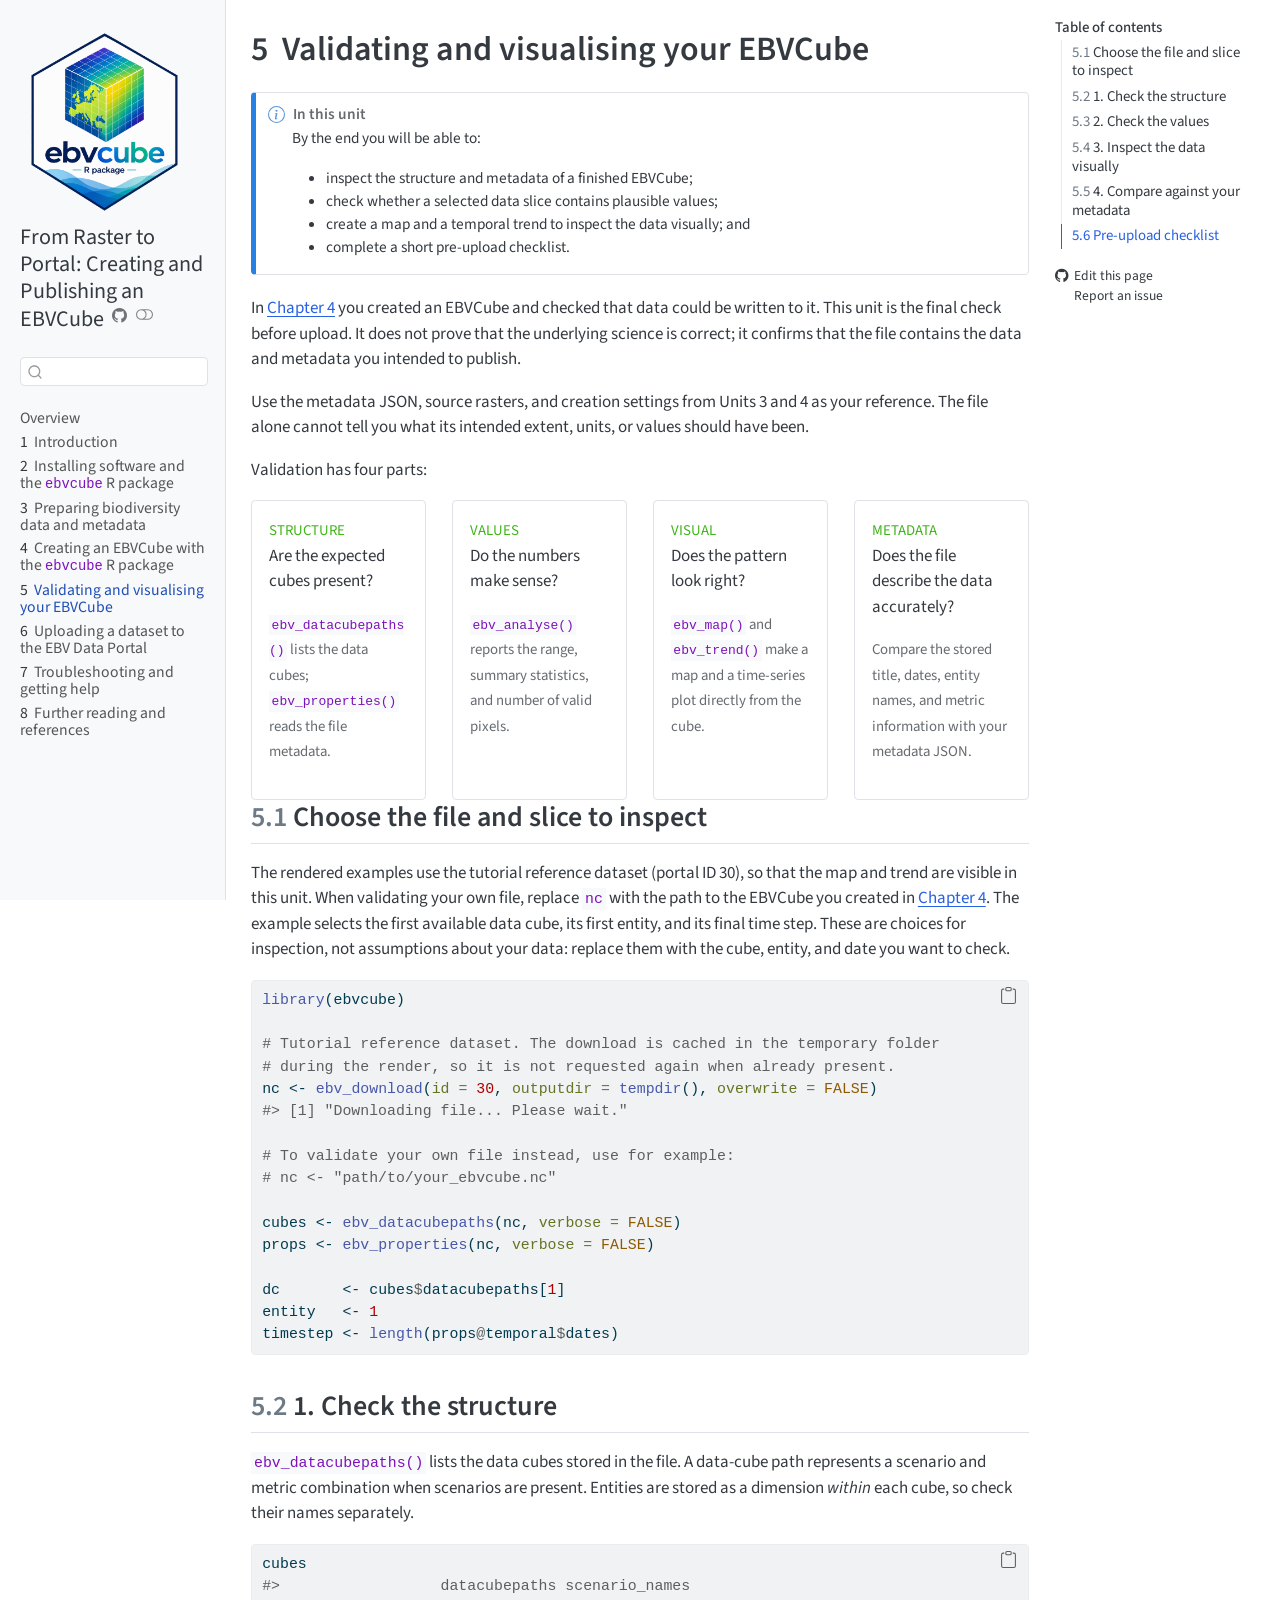
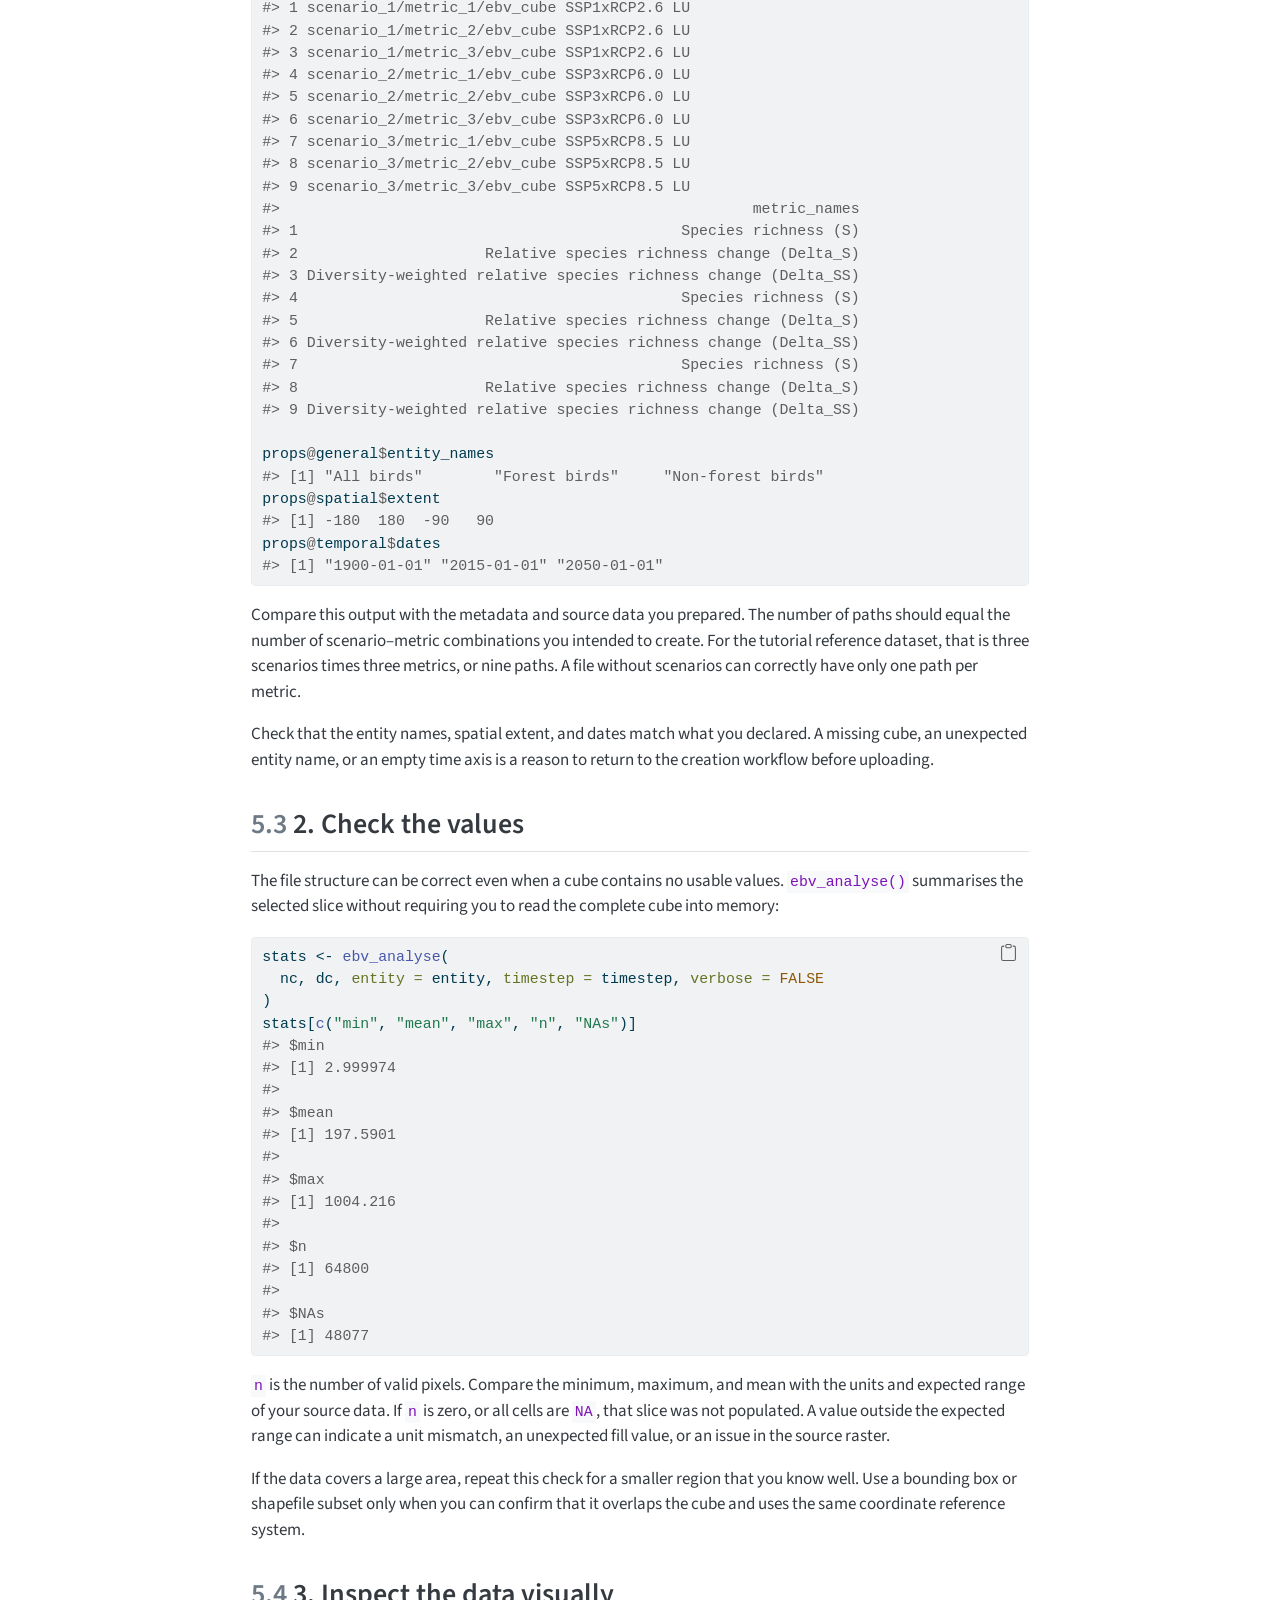
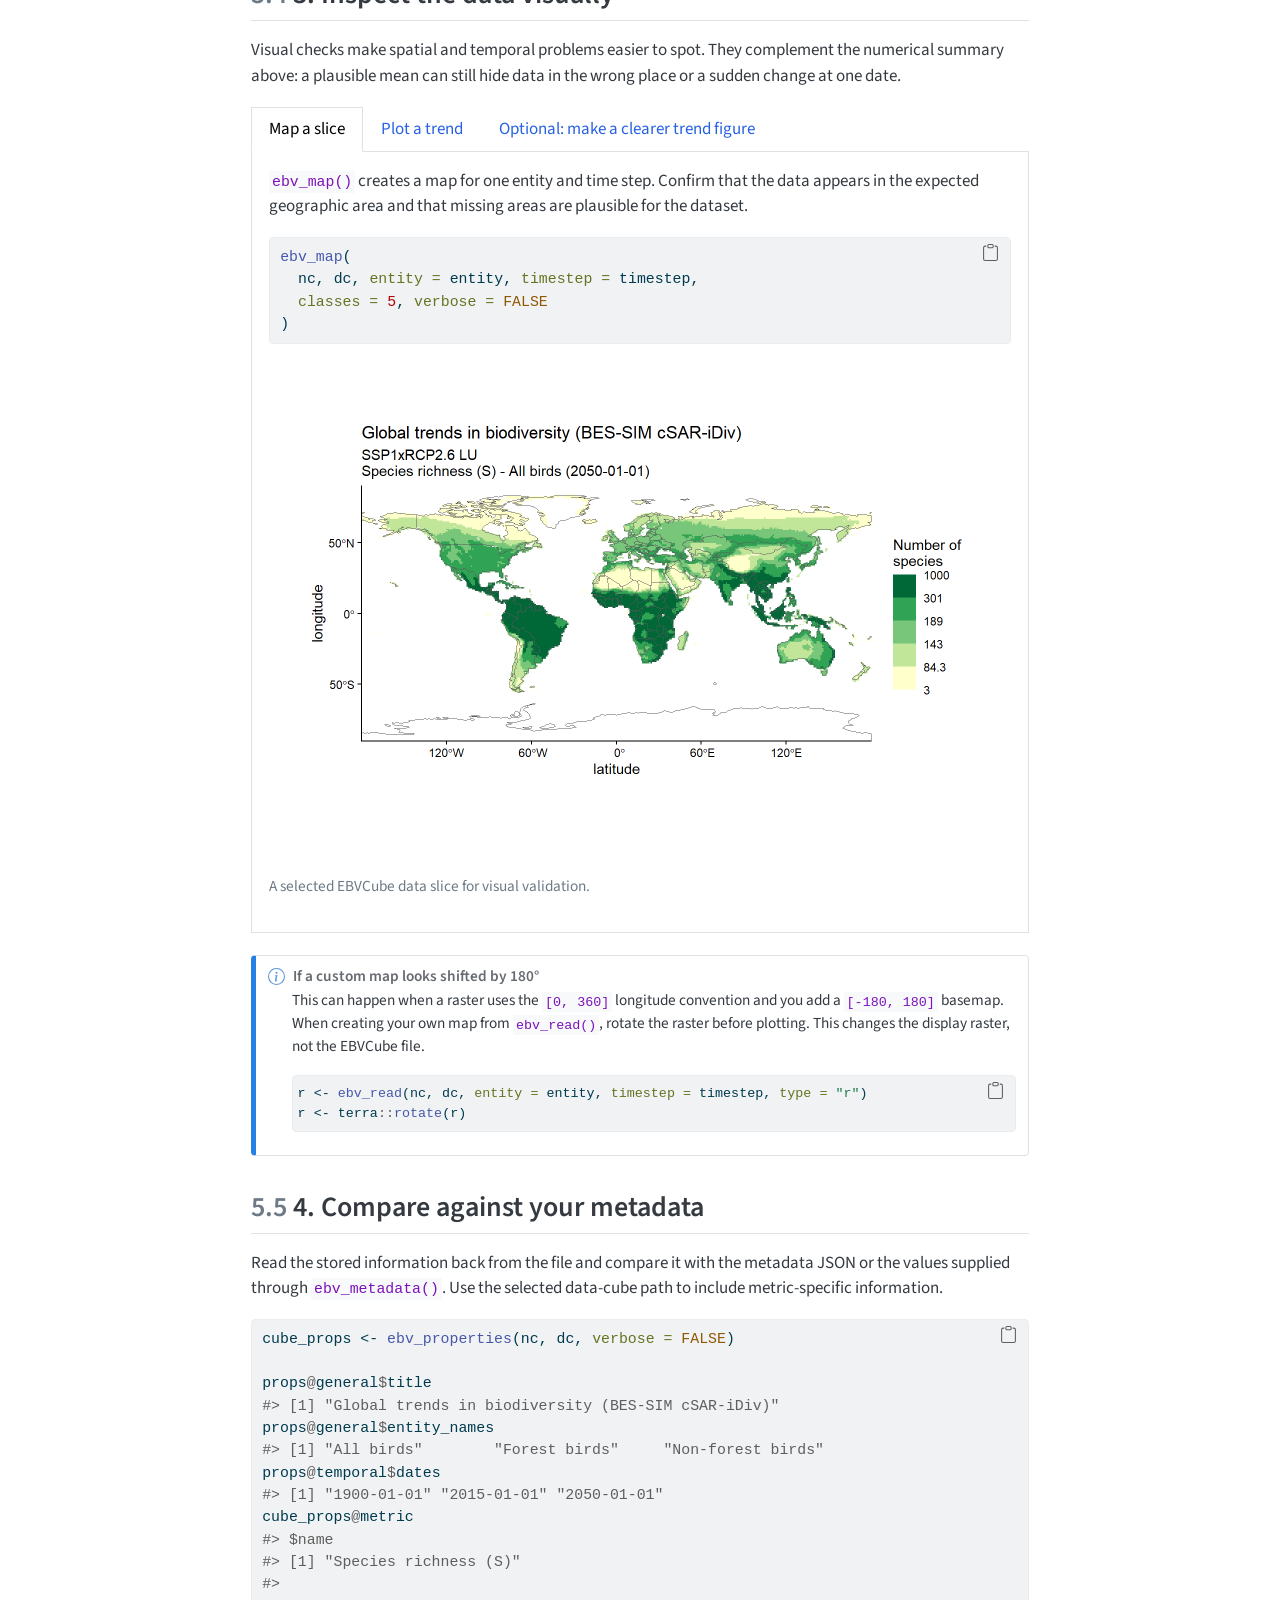
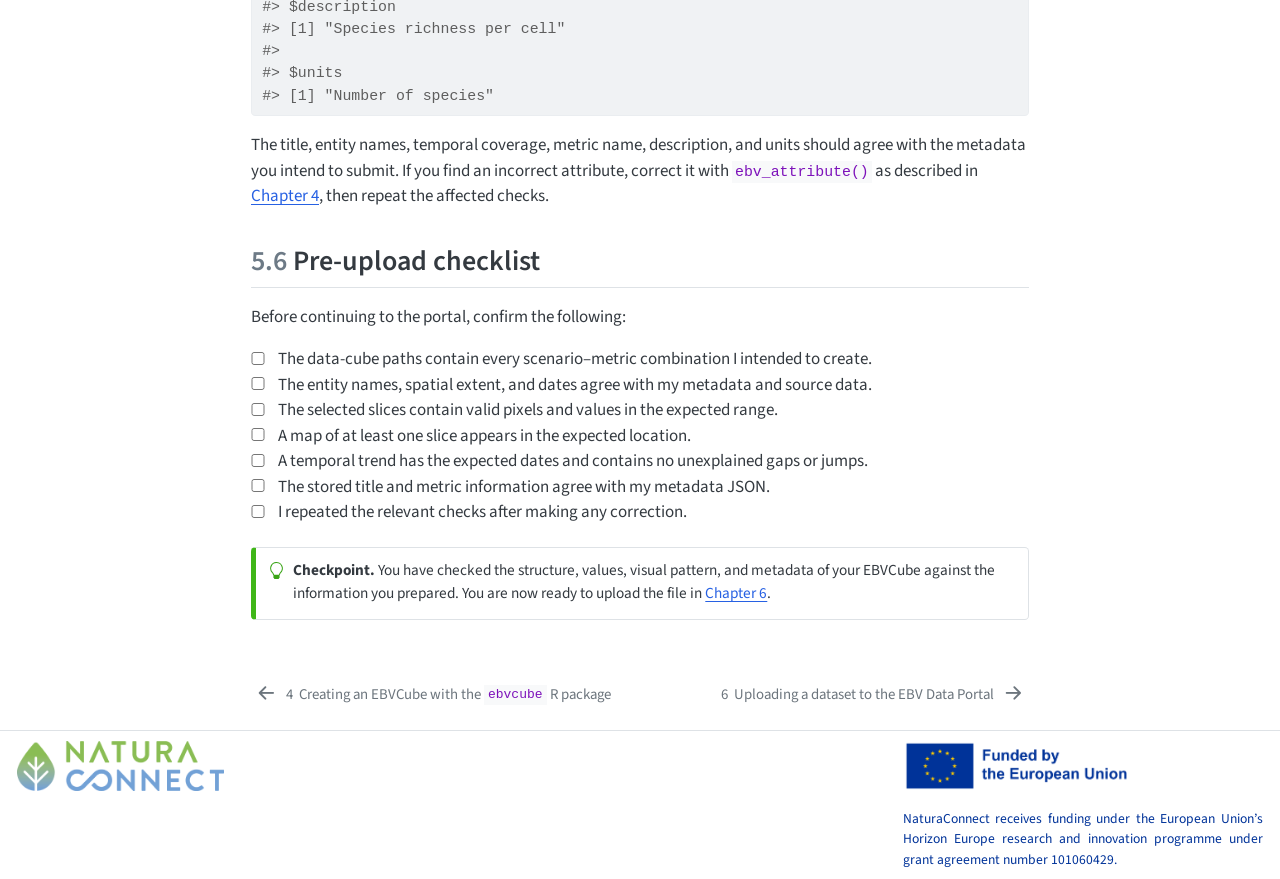
<file: 05-validating.html>
<!DOCTYPE html>
<html xmlns="http://www.w3.org/1999/xhtml" lang="en" xml:lang="en"><head>

<meta charset="utf-8">
<meta name="generator" content="quarto-1.5.56">

<meta name="viewport" content="width=device-width, initial-scale=1.0, user-scalable=yes">


<title>5&nbsp; Validating and visualising your EBVCube – From Raster to Portal: Creating and Publishing an EBVCube</title>
<style>
code{white-space: pre-wrap;}
span.smallcaps{font-variant: small-caps;}
div.columns{display: flex; gap: min(4vw, 1.5em);}
div.column{flex: auto; overflow-x: auto;}
div.hanging-indent{margin-left: 1.5em; text-indent: -1.5em;}
ul.task-list{list-style: none;}
ul.task-list li input[type="checkbox"] {
  width: 0.8em;
  margin: 0 0.8em 0.2em -1em; /* quarto-specific, see https://github.com/quarto-dev/quarto-cli/issues/4556 */ 
  vertical-align: middle;
}
/* CSS for syntax highlighting */
pre > code.sourceCode { white-space: pre; position: relative; }
pre > code.sourceCode > span { line-height: 1.25; }
pre > code.sourceCode > span:empty { height: 1.2em; }
.sourceCode { overflow: visible; }
code.sourceCode > span { color: inherit; text-decoration: inherit; }
div.sourceCode { margin: 1em 0; }
pre.sourceCode { margin: 0; }
@media screen {
div.sourceCode { overflow: auto; }
}
@media print {
pre > code.sourceCode { white-space: pre-wrap; }
pre > code.sourceCode > span { display: inline-block; text-indent: -5em; padding-left: 5em; }
}
pre.numberSource code
  { counter-reset: source-line 0; }
pre.numberSource code > span
  { position: relative; left: -4em; counter-increment: source-line; }
pre.numberSource code > span > a:first-child::before
  { content: counter(source-line);
    position: relative; left: -1em; text-align: right; vertical-align: baseline;
    border: none; display: inline-block;
    -webkit-touch-callout: none; -webkit-user-select: none;
    -khtml-user-select: none; -moz-user-select: none;
    -ms-user-select: none; user-select: none;
    padding: 0 4px; width: 4em;
  }
pre.numberSource { margin-left: 3em;  padding-left: 4px; }
div.sourceCode
  {   }
@media screen {
pre > code.sourceCode > span > a:first-child::before { text-decoration: underline; }
}
</style>


<script src="site_libs/quarto-nav/quarto-nav.js"></script>
<script src="site_libs/quarto-nav/headroom.min.js"></script>
<script src="site_libs/clipboard/clipboard.min.js"></script>
<script src="site_libs/quarto-search/autocomplete.umd.js"></script>
<script src="site_libs/quarto-search/fuse.min.js"></script>
<script src="site_libs/quarto-search/quarto-search.js"></script>
<meta name="quarto:offset" content="./">
<link href="./06-uploading.html" rel="next">
<link href="./04-creating-the-cube.html" rel="prev">
<script src="site_libs/quarto-html/quarto.js"></script>
<script src="site_libs/quarto-html/popper.min.js"></script>
<script src="site_libs/quarto-html/tippy.umd.min.js"></script>
<script src="site_libs/quarto-html/anchor.min.js"></script>
<link href="site_libs/quarto-html/tippy.css" rel="stylesheet">
<link href="site_libs/quarto-html/quarto-syntax-highlighting.css" rel="stylesheet" class="quarto-color-scheme" id="quarto-text-highlighting-styles">
<link href="site_libs/quarto-html/quarto-syntax-highlighting-dark.css" rel="prefetch" class="quarto-color-scheme quarto-color-alternate" id="quarto-text-highlighting-styles">
<script src="site_libs/bootstrap/bootstrap.min.js"></script>
<link href="site_libs/bootstrap/bootstrap-icons.css" rel="stylesheet">
<link href="site_libs/bootstrap/bootstrap.min.css" rel="stylesheet" class="quarto-color-scheme" id="quarto-bootstrap" data-mode="light">
<link href="site_libs/bootstrap/bootstrap-dark.min.css" rel="prefetch" class="quarto-color-scheme quarto-color-alternate" id="quarto-bootstrap" data-mode="dark">
<script src="site_libs/quarto-contrib/glightbox/glightbox.min.js"></script>
<link href="site_libs/quarto-contrib/glightbox/glightbox.min.css" rel="stylesheet">
<link href="site_libs/quarto-contrib/glightbox/lightbox.css" rel="stylesheet">
<script id="quarto-search-options" type="application/json">{
  "location": "sidebar",
  "copy-button": false,
  "collapse-after": 3,
  "panel-placement": "start",
  "type": "textbox",
  "limit": 50,
  "keyboard-shortcut": [
    "f",
    "/",
    "s"
  ],
  "show-item-context": false,
  "language": {
    "search-no-results-text": "No results",
    "search-matching-documents-text": "matching documents",
    "search-copy-link-title": "Copy link to search",
    "search-hide-matches-text": "Hide additional matches",
    "search-more-match-text": "more match in this document",
    "search-more-matches-text": "more matches in this document",
    "search-clear-button-title": "Clear",
    "search-text-placeholder": "",
    "search-detached-cancel-button-title": "Cancel",
    "search-submit-button-title": "Submit",
    "search-label": "Search"
  }
}</script>


</head>

<body class="nav-sidebar docked">

<div id="quarto-search-results"></div>
  <header id="quarto-header" class="headroom fixed-top">
  <nav class="quarto-secondary-nav">
    <div class="container-fluid d-flex">
      <button type="button" class="quarto-btn-toggle btn" data-bs-toggle="collapse" role="button" data-bs-target=".quarto-sidebar-collapse-item" aria-controls="quarto-sidebar" aria-expanded="false" aria-label="Toggle sidebar navigation" onclick="if (window.quartoToggleHeadroom) { window.quartoToggleHeadroom(); }">
        <i class="bi bi-layout-text-sidebar-reverse"></i>
      </button>
        <nav class="quarto-page-breadcrumbs" aria-label="breadcrumb"><ol class="breadcrumb"><li class="breadcrumb-item"><a href="./05-validating.html"><span class="chapter-number">5</span>&nbsp; <span class="chapter-title">Validating and visualising your EBVCube</span></a></li></ol></nav>
        <a class="flex-grow-1" role="navigation" data-bs-toggle="collapse" data-bs-target=".quarto-sidebar-collapse-item" aria-controls="quarto-sidebar" aria-expanded="false" aria-label="Toggle sidebar navigation" onclick="if (window.quartoToggleHeadroom) { window.quartoToggleHeadroom(); }">      
        </a>
      <button type="button" class="btn quarto-search-button" aria-label="Search" onclick="window.quartoOpenSearch();">
        <i class="bi bi-search"></i>
      </button>
    </div>
  </nav>
</header>
<!-- content -->
<div id="quarto-content" class="quarto-container page-columns page-rows-contents page-layout-article">
<!-- sidebar -->
  <nav id="quarto-sidebar" class="sidebar collapse collapse-horizontal quarto-sidebar-collapse-item sidebar-navigation docked overflow-auto">
    <div class="pt-lg-2 mt-2 text-left sidebar-header sidebar-header-stacked">
      <a href="./index.html" class="sidebar-logo-link">
      <img src="./images/ebv_logo.png" alt="" class="sidebar-logo py-0 d-lg-inline d-none">
      </a>
    <div class="sidebar-title mb-0 py-0">
      <a href="./">From Raster to Portal: Creating and Publishing an EBVCube</a> 
        <div class="sidebar-tools-main">
    <a href="https://github.com/EBVcube/EBV_resources" title="Source Code" class="quarto-navigation-tool px-1" aria-label="Source Code"><i class="bi bi-github"></i></a>
  <a href="" class="quarto-color-scheme-toggle quarto-navigation-tool  px-1" onclick="window.quartoToggleColorScheme(); return false;" title="Toggle dark mode"><i class="bi"></i></a>
</div>
    </div>
      </div>
        <div class="mt-2 flex-shrink-0 align-items-center">
        <div class="sidebar-search">
        <div id="quarto-search" class="" title="Search"></div>
        </div>
        </div>
    <div class="sidebar-menu-container"> 
    <ul class="list-unstyled mt-1">
        <li class="sidebar-item">
  <div class="sidebar-item-container"> 
  <a href="./index.html" class="sidebar-item-text sidebar-link">
 <span class="menu-text">Overview</span></a>
  </div>
</li>
        <li class="sidebar-item">
  <div class="sidebar-item-container"> 
  <a href="./01-introduction.html" class="sidebar-item-text sidebar-link">
 <span class="menu-text"><span class="chapter-number">1</span>&nbsp; <span class="chapter-title">Introduction</span></span></a>
  </div>
</li>
        <li class="sidebar-item">
  <div class="sidebar-item-container"> 
  <a href="./02-installation.html" class="sidebar-item-text sidebar-link">
 <span class="menu-text"><span class="chapter-number">2</span>&nbsp; <span class="chapter-title">Installing software and the <code>ebvcube</code> R package</span></span></a>
  </div>
</li>
        <li class="sidebar-item">
  <div class="sidebar-item-container"> 
  <a href="./03-preparing-data.html" class="sidebar-item-text sidebar-link">
 <span class="menu-text"><span class="chapter-number">3</span>&nbsp; <span class="chapter-title">Preparing biodiversity data and metadata</span></span></a>
  </div>
</li>
        <li class="sidebar-item">
  <div class="sidebar-item-container"> 
  <a href="./04-creating-the-cube.html" class="sidebar-item-text sidebar-link">
 <span class="menu-text"><span class="chapter-number">4</span>&nbsp; <span class="chapter-title">Creating an EBVCube with the <code>ebvcube</code> R package</span></span></a>
  </div>
</li>
        <li class="sidebar-item">
  <div class="sidebar-item-container"> 
  <a href="./05-validating.html" class="sidebar-item-text sidebar-link active">
 <span class="menu-text"><span class="chapter-number">5</span>&nbsp; <span class="chapter-title">Validating and visualising your EBVCube</span></span></a>
  </div>
</li>
        <li class="sidebar-item">
  <div class="sidebar-item-container"> 
  <a href="./06-uploading.html" class="sidebar-item-text sidebar-link">
 <span class="menu-text"><span class="chapter-number">6</span>&nbsp; <span class="chapter-title">Uploading a dataset to the EBV Data Portal</span></span></a>
  </div>
</li>
        <li class="sidebar-item">
  <div class="sidebar-item-container"> 
  <a href="./07-troubleshooting.html" class="sidebar-item-text sidebar-link">
 <span class="menu-text"><span class="chapter-number">7</span>&nbsp; <span class="chapter-title">Troubleshooting and getting help</span></span></a>
  </div>
</li>
        <li class="sidebar-item">
  <div class="sidebar-item-container"> 
  <a href="./08-resources.html" class="sidebar-item-text sidebar-link">
 <span class="menu-text"><span class="chapter-number">8</span>&nbsp; <span class="chapter-title">Further reading and references</span></span></a>
  </div>
</li>
    </ul>
    </div>
</nav>
<div id="quarto-sidebar-glass" class="quarto-sidebar-collapse-item" data-bs-toggle="collapse" data-bs-target=".quarto-sidebar-collapse-item"></div>
<!-- margin-sidebar -->
    <div id="quarto-margin-sidebar" class="sidebar margin-sidebar">
        <nav id="TOC" role="doc-toc" class="toc-active">
    <h2 id="toc-title">Table of contents</h2>
   
  <ul>
  <li><a href="#choose-the-file-and-slice-to-inspect" id="toc-choose-the-file-and-slice-to-inspect" class="nav-link active" data-scroll-target="#choose-the-file-and-slice-to-inspect"><span class="header-section-number">5.1</span> Choose the file and slice to inspect</a></li>
  <li><a href="#check-the-structure" id="toc-check-the-structure" class="nav-link" data-scroll-target="#check-the-structure"><span class="header-section-number">5.2</span> 1. Check the structure</a></li>
  <li><a href="#check-the-values" id="toc-check-the-values" class="nav-link" data-scroll-target="#check-the-values"><span class="header-section-number">5.3</span> 2. Check the values</a></li>
  <li><a href="#inspect-the-data-visually" id="toc-inspect-the-data-visually" class="nav-link" data-scroll-target="#inspect-the-data-visually"><span class="header-section-number">5.4</span> 3. Inspect the data visually</a></li>
  <li><a href="#compare-against-your-metadata" id="toc-compare-against-your-metadata" class="nav-link" data-scroll-target="#compare-against-your-metadata"><span class="header-section-number">5.5</span> 4. Compare against your metadata</a></li>
  <li><a href="#pre-upload-checklist" id="toc-pre-upload-checklist" class="nav-link" data-scroll-target="#pre-upload-checklist"><span class="header-section-number">5.6</span> Pre-upload checklist</a></li>
  </ul>
<div class="toc-actions"><ul><li><a href="https://github.com/EBVcube/EBV_resources/edit/main/05-validating.qmd" class="toc-action"><i class="bi bi-github"></i>Edit this page</a></li><li><a href="https://github.com/EBVcube/EBV_resources/issues/new" class="toc-action"><i class="bi empty"></i>Report an issue</a></li></ul></div></nav>
    </div>
<!-- main -->
<main class="content" id="quarto-document-content">

<header id="title-block-header" class="quarto-title-block default">
<div class="quarto-title">
<h1 class="title"><span id="sec-validating" class="quarto-section-identifier"><span class="chapter-number">5</span>&nbsp; <span class="chapter-title">Validating and visualising your EBVCube</span></span></h1>
</div>



<div class="quarto-title-meta">

    
  
    
  </div>
  


</header>


<div class="callout callout-style-simple callout-note callout-titled" title="In this unit">
<div class="callout-header d-flex align-content-center">
<div class="callout-icon-container">
<i class="callout-icon"></i>
</div>
<div class="callout-title-container flex-fill">
In this unit
</div>
</div>
<div class="callout-body-container callout-body">
<p>By the end you will be able to:</p>
<ul>
<li>inspect the structure and metadata of a finished EBVCube;</li>
<li>check whether a selected data slice contains plausible values;</li>
<li>create a map and a temporal trend to inspect the data visually; and</li>
<li>complete a short pre-upload checklist.</li>
</ul>
</div>
</div>
<p>In <a href="04-creating-the-cube.html" class="quarto-xref"><span>Chapter 4</span></a> you created an EBVCube and checked that data could be written to it. This unit is the final check before upload. It does not prove that the underlying science is correct; it confirms that the file contains the data and metadata you intended to publish.</p>
<p>Use the metadata JSON, source rasters, and creation settings from Units 3 and 4 as your reference. The file alone cannot tell you what its intended extent, units, or values should have been.</p>
<p>Validation has four parts:</p>
<div class="grid">
<div class="g-col-12 g-col-sm-6 g-col-md-3 border rounded p-3">
<p><span class="small text-success">STRUCTURE</span><br>
Are the expected cubes present?</p>
<p><span class="small text-muted"><code>ebv_datacubepaths()</code> lists the data cubes; <code>ebv_properties()</code> reads the file metadata.</span></p>
</div>
<div class="g-col-12 g-col-sm-6 g-col-md-3 border rounded p-3">
<p><span class="small text-success">VALUES</span><br>
Do the numbers make sense?</p>
<p><span class="small text-muted"><code>ebv_analyse()</code> reports the range, summary statistics, and number of valid pixels.</span></p>
</div>
<div class="g-col-12 g-col-sm-6 g-col-md-3 border rounded p-3">
<p><span class="small text-success">VISUAL</span><br>
Does the pattern look right?</p>
<p><span class="small text-muted"><code>ebv_map()</code> and <code>ebv_trend()</code> make a map and a time-series plot directly from the cube.</span></p>
</div>
<div class="g-col-12 g-col-sm-6 g-col-md-3 border rounded p-3">
<p><span class="small text-success">METADATA</span><br>
Does the file describe the data accurately?</p>
<p><span class="small text-muted">Compare the stored title, dates, entity names, and metric information with your metadata JSON.</span></p>
</div>
</div>
<section id="choose-the-file-and-slice-to-inspect" class="level2" data-number="5.1">
<h2 data-number="5.1" class="anchored" data-anchor-id="choose-the-file-and-slice-to-inspect"><span class="header-section-number">5.1</span> Choose the file and slice to inspect</h2>
<p>The rendered examples use the tutorial reference dataset (portal ID 30), so that the map and trend are visible in this unit. When validating your own file, replace <code>nc</code> with the path to the EBVCube you created in <a href="04-creating-the-cube.html" class="quarto-xref"><span>Chapter 4</span></a>. The example selects the first available data cube, its first entity, and its final time step. These are choices for inspection, not assumptions about your data: replace them with the cube, entity, and date you want to check.</p>
<div class="cell" data-layout-align="center">
<div class="sourceCode cell-code" id="cb1"><pre class="sourceCode r code-with-copy"><code class="sourceCode r"><span id="cb1-1"><a href="#cb1-1" aria-hidden="true" tabindex="-1"></a><span class="fu">library</span>(ebvcube)</span>
<span id="cb1-2"><a href="#cb1-2" aria-hidden="true" tabindex="-1"></a></span>
<span id="cb1-3"><a href="#cb1-3" aria-hidden="true" tabindex="-1"></a><span class="co"># Tutorial reference dataset. The download is cached in the temporary folder</span></span>
<span id="cb1-4"><a href="#cb1-4" aria-hidden="true" tabindex="-1"></a><span class="co"># during the render, so it is not requested again when already present.</span></span>
<span id="cb1-5"><a href="#cb1-5" aria-hidden="true" tabindex="-1"></a>nc <span class="ot">&lt;-</span> <span class="fu">ebv_download</span>(<span class="at">id =</span> <span class="dv">30</span>, <span class="at">outputdir =</span> <span class="fu">tempdir</span>(), <span class="at">overwrite =</span> <span class="cn">FALSE</span>)</span>
<span id="cb1-6"><a href="#cb1-6" aria-hidden="true" tabindex="-1"></a><span class="co">#&gt; [1] "Downloading file... Please wait."</span></span>
<span id="cb1-7"><a href="#cb1-7" aria-hidden="true" tabindex="-1"></a></span>
<span id="cb1-8"><a href="#cb1-8" aria-hidden="true" tabindex="-1"></a><span class="co"># To validate your own file instead, use for example:</span></span>
<span id="cb1-9"><a href="#cb1-9" aria-hidden="true" tabindex="-1"></a><span class="co"># nc &lt;- "path/to/your_ebvcube.nc"</span></span>
<span id="cb1-10"><a href="#cb1-10" aria-hidden="true" tabindex="-1"></a></span>
<span id="cb1-11"><a href="#cb1-11" aria-hidden="true" tabindex="-1"></a>cubes <span class="ot">&lt;-</span> <span class="fu">ebv_datacubepaths</span>(nc, <span class="at">verbose =</span> <span class="cn">FALSE</span>)</span>
<span id="cb1-12"><a href="#cb1-12" aria-hidden="true" tabindex="-1"></a>props <span class="ot">&lt;-</span> <span class="fu">ebv_properties</span>(nc, <span class="at">verbose =</span> <span class="cn">FALSE</span>)</span>
<span id="cb1-13"><a href="#cb1-13" aria-hidden="true" tabindex="-1"></a></span>
<span id="cb1-14"><a href="#cb1-14" aria-hidden="true" tabindex="-1"></a>dc       <span class="ot">&lt;-</span> cubes<span class="sc">$</span>datacubepaths[<span class="dv">1</span>]</span>
<span id="cb1-15"><a href="#cb1-15" aria-hidden="true" tabindex="-1"></a>entity   <span class="ot">&lt;-</span> <span class="dv">1</span></span>
<span id="cb1-16"><a href="#cb1-16" aria-hidden="true" tabindex="-1"></a>timestep <span class="ot">&lt;-</span> <span class="fu">length</span>(props<span class="sc">@</span>temporal<span class="sc">$</span>dates)</span></code><button title="Copy to Clipboard" class="code-copy-button"><i class="bi"></i></button></pre></div>
</div>
</section>
<section id="check-the-structure" class="level2" data-number="5.2">
<h2 data-number="5.2" class="anchored" data-anchor-id="check-the-structure"><span class="header-section-number">5.2</span> 1. Check the structure</h2>
<p><code>ebv_datacubepaths()</code> lists the data cubes stored in the file. A data-cube path represents a scenario and metric combination when scenarios are present. Entities are stored as a dimension <em>within</em> each cube, so check their names separately.</p>
<div class="cell" data-layout-align="center">
<div class="sourceCode cell-code" id="cb2"><pre class="sourceCode r code-with-copy"><code class="sourceCode r"><span id="cb2-1"><a href="#cb2-1" aria-hidden="true" tabindex="-1"></a>cubes</span>
<span id="cb2-2"><a href="#cb2-2" aria-hidden="true" tabindex="-1"></a><span class="co">#&gt;                  datacubepaths scenario_names</span></span>
<span id="cb2-3"><a href="#cb2-3" aria-hidden="true" tabindex="-1"></a><span class="co">#&gt; 1 scenario_1/metric_1/ebv_cube SSP1xRCP2.6 LU</span></span>
<span id="cb2-4"><a href="#cb2-4" aria-hidden="true" tabindex="-1"></a><span class="co">#&gt; 2 scenario_1/metric_2/ebv_cube SSP1xRCP2.6 LU</span></span>
<span id="cb2-5"><a href="#cb2-5" aria-hidden="true" tabindex="-1"></a><span class="co">#&gt; 3 scenario_1/metric_3/ebv_cube SSP1xRCP2.6 LU</span></span>
<span id="cb2-6"><a href="#cb2-6" aria-hidden="true" tabindex="-1"></a><span class="co">#&gt; 4 scenario_2/metric_1/ebv_cube SSP3xRCP6.0 LU</span></span>
<span id="cb2-7"><a href="#cb2-7" aria-hidden="true" tabindex="-1"></a><span class="co">#&gt; 5 scenario_2/metric_2/ebv_cube SSP3xRCP6.0 LU</span></span>
<span id="cb2-8"><a href="#cb2-8" aria-hidden="true" tabindex="-1"></a><span class="co">#&gt; 6 scenario_2/metric_3/ebv_cube SSP3xRCP6.0 LU</span></span>
<span id="cb2-9"><a href="#cb2-9" aria-hidden="true" tabindex="-1"></a><span class="co">#&gt; 7 scenario_3/metric_1/ebv_cube SSP5xRCP8.5 LU</span></span>
<span id="cb2-10"><a href="#cb2-10" aria-hidden="true" tabindex="-1"></a><span class="co">#&gt; 8 scenario_3/metric_2/ebv_cube SSP5xRCP8.5 LU</span></span>
<span id="cb2-11"><a href="#cb2-11" aria-hidden="true" tabindex="-1"></a><span class="co">#&gt; 9 scenario_3/metric_3/ebv_cube SSP5xRCP8.5 LU</span></span>
<span id="cb2-12"><a href="#cb2-12" aria-hidden="true" tabindex="-1"></a><span class="co">#&gt;                                                     metric_names</span></span>
<span id="cb2-13"><a href="#cb2-13" aria-hidden="true" tabindex="-1"></a><span class="co">#&gt; 1                                           Species richness (S)</span></span>
<span id="cb2-14"><a href="#cb2-14" aria-hidden="true" tabindex="-1"></a><span class="co">#&gt; 2                     Relative species richness change (Delta_S)</span></span>
<span id="cb2-15"><a href="#cb2-15" aria-hidden="true" tabindex="-1"></a><span class="co">#&gt; 3 Diversity-weighted relative species richness change (Delta_SS)</span></span>
<span id="cb2-16"><a href="#cb2-16" aria-hidden="true" tabindex="-1"></a><span class="co">#&gt; 4                                           Species richness (S)</span></span>
<span id="cb2-17"><a href="#cb2-17" aria-hidden="true" tabindex="-1"></a><span class="co">#&gt; 5                     Relative species richness change (Delta_S)</span></span>
<span id="cb2-18"><a href="#cb2-18" aria-hidden="true" tabindex="-1"></a><span class="co">#&gt; 6 Diversity-weighted relative species richness change (Delta_SS)</span></span>
<span id="cb2-19"><a href="#cb2-19" aria-hidden="true" tabindex="-1"></a><span class="co">#&gt; 7                                           Species richness (S)</span></span>
<span id="cb2-20"><a href="#cb2-20" aria-hidden="true" tabindex="-1"></a><span class="co">#&gt; 8                     Relative species richness change (Delta_S)</span></span>
<span id="cb2-21"><a href="#cb2-21" aria-hidden="true" tabindex="-1"></a><span class="co">#&gt; 9 Diversity-weighted relative species richness change (Delta_SS)</span></span>
<span id="cb2-22"><a href="#cb2-22" aria-hidden="true" tabindex="-1"></a></span>
<span id="cb2-23"><a href="#cb2-23" aria-hidden="true" tabindex="-1"></a>props<span class="sc">@</span>general<span class="sc">$</span>entity_names</span>
<span id="cb2-24"><a href="#cb2-24" aria-hidden="true" tabindex="-1"></a><span class="co">#&gt; [1] "All birds"        "Forest birds"     "Non-forest birds"</span></span>
<span id="cb2-25"><a href="#cb2-25" aria-hidden="true" tabindex="-1"></a>props<span class="sc">@</span>spatial<span class="sc">$</span>extent</span>
<span id="cb2-26"><a href="#cb2-26" aria-hidden="true" tabindex="-1"></a><span class="co">#&gt; [1] -180  180  -90   90</span></span>
<span id="cb2-27"><a href="#cb2-27" aria-hidden="true" tabindex="-1"></a>props<span class="sc">@</span>temporal<span class="sc">$</span>dates</span>
<span id="cb2-28"><a href="#cb2-28" aria-hidden="true" tabindex="-1"></a><span class="co">#&gt; [1] "1900-01-01" "2015-01-01" "2050-01-01"</span></span></code><button title="Copy to Clipboard" class="code-copy-button"><i class="bi"></i></button></pre></div>
</div>
<p>Compare this output with the metadata and source data you prepared. The number of paths should equal the number of scenario–metric combinations you intended to create. For the tutorial reference dataset, that is three scenarios times three metrics, or nine paths. A file without scenarios can correctly have only one path per metric.</p>
<p>Check that the entity names, spatial extent, and dates match what you declared. A missing cube, an unexpected entity name, or an empty time axis is a reason to return to the creation workflow before uploading.</p>
</section>
<section id="check-the-values" class="level2" data-number="5.3">
<h2 data-number="5.3" class="anchored" data-anchor-id="check-the-values"><span class="header-section-number">5.3</span> 2. Check the values</h2>
<p>The file structure can be correct even when a cube contains no usable values. <code>ebv_analyse()</code> summarises the selected slice without requiring you to read the complete cube into memory:</p>
<div class="cell" data-layout-align="center">
<div class="sourceCode cell-code" id="cb3"><pre class="sourceCode r code-with-copy"><code class="sourceCode r"><span id="cb3-1"><a href="#cb3-1" aria-hidden="true" tabindex="-1"></a>stats <span class="ot">&lt;-</span> <span class="fu">ebv_analyse</span>(</span>
<span id="cb3-2"><a href="#cb3-2" aria-hidden="true" tabindex="-1"></a>  nc, dc, <span class="at">entity =</span> entity, <span class="at">timestep =</span> timestep, <span class="at">verbose =</span> <span class="cn">FALSE</span></span>
<span id="cb3-3"><a href="#cb3-3" aria-hidden="true" tabindex="-1"></a>)</span>
<span id="cb3-4"><a href="#cb3-4" aria-hidden="true" tabindex="-1"></a>stats[<span class="fu">c</span>(<span class="st">"min"</span>, <span class="st">"mean"</span>, <span class="st">"max"</span>, <span class="st">"n"</span>, <span class="st">"NAs"</span>)]</span>
<span id="cb3-5"><a href="#cb3-5" aria-hidden="true" tabindex="-1"></a><span class="co">#&gt; $min</span></span>
<span id="cb3-6"><a href="#cb3-6" aria-hidden="true" tabindex="-1"></a><span class="co">#&gt; [1] 2.999974</span></span>
<span id="cb3-7"><a href="#cb3-7" aria-hidden="true" tabindex="-1"></a><span class="co">#&gt; </span></span>
<span id="cb3-8"><a href="#cb3-8" aria-hidden="true" tabindex="-1"></a><span class="co">#&gt; $mean</span></span>
<span id="cb3-9"><a href="#cb3-9" aria-hidden="true" tabindex="-1"></a><span class="co">#&gt; [1] 197.5901</span></span>
<span id="cb3-10"><a href="#cb3-10" aria-hidden="true" tabindex="-1"></a><span class="co">#&gt; </span></span>
<span id="cb3-11"><a href="#cb3-11" aria-hidden="true" tabindex="-1"></a><span class="co">#&gt; $max</span></span>
<span id="cb3-12"><a href="#cb3-12" aria-hidden="true" tabindex="-1"></a><span class="co">#&gt; [1] 1004.216</span></span>
<span id="cb3-13"><a href="#cb3-13" aria-hidden="true" tabindex="-1"></a><span class="co">#&gt; </span></span>
<span id="cb3-14"><a href="#cb3-14" aria-hidden="true" tabindex="-1"></a><span class="co">#&gt; $n</span></span>
<span id="cb3-15"><a href="#cb3-15" aria-hidden="true" tabindex="-1"></a><span class="co">#&gt; [1] 64800</span></span>
<span id="cb3-16"><a href="#cb3-16" aria-hidden="true" tabindex="-1"></a><span class="co">#&gt; </span></span>
<span id="cb3-17"><a href="#cb3-17" aria-hidden="true" tabindex="-1"></a><span class="co">#&gt; $NAs</span></span>
<span id="cb3-18"><a href="#cb3-18" aria-hidden="true" tabindex="-1"></a><span class="co">#&gt; [1] 48077</span></span></code><button title="Copy to Clipboard" class="code-copy-button"><i class="bi"></i></button></pre></div>
</div>
<p><code>n</code> is the number of valid pixels. Compare the minimum, maximum, and mean with the units and expected range of your source data. If <code>n</code> is zero, or all cells are <code>NA</code>, that slice was not populated. A value outside the expected range can indicate a unit mismatch, an unexpected fill value, or an issue in the source raster.</p>
<p>If the data covers a large area, repeat this check for a smaller region that you know well. Use a bounding box or shapefile subset only when you can confirm that it overlaps the cube and uses the same coordinate reference system.</p>
</section>
<section id="inspect-the-data-visually" class="level2" data-number="5.4">
<h2 data-number="5.4" class="anchored" data-anchor-id="inspect-the-data-visually"><span class="header-section-number">5.4</span> 3. Inspect the data visually</h2>
<p>Visual checks make spatial and temporal problems easier to spot. They complement the numerical summary above: a plausible mean can still hide data in the wrong place or a sudden change at one date.</p>
<div class="tabset-margin-container"></div><div class="panel-tabset">
<ul class="nav nav-tabs" role="tablist"><li class="nav-item" role="presentation"><a class="nav-link active" id="tabset-1-1-tab" data-bs-toggle="tab" data-bs-target="#tabset-1-1" role="tab" aria-controls="tabset-1-1" aria-selected="true">Map a slice</a></li><li class="nav-item" role="presentation"><a class="nav-link" id="tabset-1-2-tab" data-bs-toggle="tab" data-bs-target="#tabset-1-2" role="tab" aria-controls="tabset-1-2" aria-selected="false">Plot a trend</a></li><li class="nav-item" role="presentation"><a class="nav-link" id="tabset-1-3-tab" data-bs-toggle="tab" data-bs-target="#tabset-1-3" role="tab" aria-controls="tabset-1-3" aria-selected="false">Optional: make a clearer trend figure</a></li></ul>
<div class="tab-content">
<div id="tabset-1-1" class="tab-pane active" role="tabpanel" aria-labelledby="tabset-1-1-tab">
<p><code>ebv_map()</code> creates a map for one entity and time step. Confirm that the data appears in the expected geographic area and that missing areas are plausible for the dataset.</p>
<div class="cell" data-layout-align="center">
<div class="sourceCode cell-code" id="cb4"><pre class="sourceCode r code-with-copy"><code class="sourceCode r"><span id="cb4-1"><a href="#cb4-1" aria-hidden="true" tabindex="-1"></a><span class="fu">ebv_map</span>(</span>
<span id="cb4-2"><a href="#cb4-2" aria-hidden="true" tabindex="-1"></a>  nc, dc, <span class="at">entity =</span> entity, <span class="at">timestep =</span> timestep,</span>
<span id="cb4-3"><a href="#cb4-3" aria-hidden="true" tabindex="-1"></a>  <span class="at">classes =</span> <span class="dv">5</span>, <span class="at">verbose =</span> <span class="cn">FALSE</span></span>
<span id="cb4-4"><a href="#cb4-4" aria-hidden="true" tabindex="-1"></a>)</span></code><button title="Copy to Clipboard" class="code-copy-button"><i class="bi"></i></button></pre></div>
<div class="cell-output-display">
<div class="quarto-figure quarto-figure-center">
<figure class="figure">
<div class="quarto-figure quarto-figure-center">
<figure class="figure">
<p><a href="05-validating_files/figure-html/unnamed-chunk-4-1.png" class="lightbox" data-gallery="quarto-lightbox-gallery-2" title="A selected EBVCube data slice for visual validation."><img src="05-validating_files/figure-html/unnamed-chunk-4-1.png" class="img-fluid quarto-figure quarto-figure-center figure-img" width="672" alt="A selected EBVCube data slice for visual validation."></a></p>
</figure>
</div>
<figcaption>A selected EBVCube data slice for visual validation.</figcaption>
</figure>
</div>
</div>
</div>
</div>
<div id="tabset-1-2" class="tab-pane" role="tabpanel" aria-labelledby="tabset-1-2-tab">
<p><code>ebv_trend()</code> plots one summary value for each time step and returns those values. Look for a flat line when change is expected, an unexplained jump, or a missing time step. Whether a particular pattern is plausible must be judged against your data and method.</p>
<div class="cell" data-layout-align="center">
<div class="sourceCode cell-code" id="cb5"><pre class="sourceCode r code-with-copy"><code class="sourceCode r"><span id="cb5-1"><a href="#cb5-1" aria-hidden="true" tabindex="-1"></a>trend_values <span class="ot">&lt;-</span> <span class="fu">ebv_trend</span>(</span>
<span id="cb5-2"><a href="#cb5-2" aria-hidden="true" tabindex="-1"></a>  nc, dc, <span class="at">entity =</span> entity, <span class="at">method =</span> <span class="st">"mean"</span>, <span class="at">verbose =</span> <span class="cn">FALSE</span></span>
<span id="cb5-3"><a href="#cb5-3" aria-hidden="true" tabindex="-1"></a>)</span></code><button title="Copy to Clipboard" class="code-copy-button"><i class="bi"></i></button></pre></div>
<div class="cell-output-display">
<div class="quarto-figure quarto-figure-center">
<figure class="figure">
<div class="quarto-figure quarto-figure-center">
<figure class="figure">
<p><a href="05-validating_files/figure-html/unnamed-chunk-5-1.png" class="lightbox" data-gallery="quarto-lightbox-gallery-3" title="Mean value over time for the selected EBVCube entity."><img src="05-validating_files/figure-html/unnamed-chunk-5-1.png" class="img-fluid quarto-figure quarto-figure-center figure-img" width="672" alt="Mean value over time for the selected EBVCube entity."></a></p>
</figure>
</div>
<figcaption>Mean value over time for the selected EBVCube entity.</figcaption>
</figure>
</div>
</div>
<div class="sourceCode cell-code" id="cb6"><pre class="sourceCode r code-with-copy"><code class="sourceCode r"><span id="cb6-1"><a href="#cb6-1" aria-hidden="true" tabindex="-1"></a>trend_values</span>
<span id="cb6-2"><a href="#cb6-2" aria-hidden="true" tabindex="-1"></a><span class="co">#&gt; [1] 191.2065 197.8648 197.5901</span></span></code><button title="Copy to Clipboard" class="code-copy-button"><i class="bi"></i></button></pre></div>
</div>
</div>
<div id="tabset-1-3" class="tab-pane" role="tabpanel" aria-labelledby="tabset-1-3-tab">
<p>If you want a presentation-ready figure, reuse the values returned by <code>ebv_trend()</code> with <code>ggplot2</code>. This is optional and does not add another validation requirement. Install <code>ggplot2</code> first if it is not already available.</p>
<div class="cell" data-layout-align="center">
<div class="sourceCode cell-code" id="cb7"><pre class="sourceCode r code-with-copy"><code class="sourceCode r"><span id="cb7-1"><a href="#cb7-1" aria-hidden="true" tabindex="-1"></a><span class="co"># install.packages("ggplot2")  # run once, only if needed</span></span>
<span id="cb7-2"><a href="#cb7-2" aria-hidden="true" tabindex="-1"></a></span>
<span id="cb7-3"><a href="#cb7-3" aria-hidden="true" tabindex="-1"></a>trend_data <span class="ot">&lt;-</span> <span class="fu">data.frame</span>(</span>
<span id="cb7-4"><a href="#cb7-4" aria-hidden="true" tabindex="-1"></a>  <span class="at">date  =</span> props<span class="sc">@</span>temporal<span class="sc">$</span>dates,</span>
<span id="cb7-5"><a href="#cb7-5" aria-hidden="true" tabindex="-1"></a>  <span class="at">value =</span> trend_values</span>
<span id="cb7-6"><a href="#cb7-6" aria-hidden="true" tabindex="-1"></a>)</span>
<span id="cb7-7"><a href="#cb7-7" aria-hidden="true" tabindex="-1"></a></span>
<span id="cb7-8"><a href="#cb7-8" aria-hidden="true" tabindex="-1"></a>ggplot2<span class="sc">::</span><span class="fu">ggplot</span>(trend_data, ggplot2<span class="sc">::</span><span class="fu">aes</span>(date, value)) <span class="sc">+</span></span>
<span id="cb7-9"><a href="#cb7-9" aria-hidden="true" tabindex="-1"></a>  ggplot2<span class="sc">::</span><span class="fu">geom_line</span>(<span class="at">linewidth =</span> <span class="fl">0.9</span>, <span class="at">colour =</span> <span class="st">"#167A5A"</span>) <span class="sc">+</span></span>
<span id="cb7-10"><a href="#cb7-10" aria-hidden="true" tabindex="-1"></a>  ggplot2<span class="sc">::</span><span class="fu">geom_point</span>(<span class="at">size =</span> <span class="dv">2</span>, <span class="at">colour =</span> <span class="st">"#167A5A"</span>) <span class="sc">+</span></span>
<span id="cb7-11"><a href="#cb7-11" aria-hidden="true" tabindex="-1"></a>  ggplot2<span class="sc">::</span><span class="fu">labs</span>(</span>
<span id="cb7-12"><a href="#cb7-12" aria-hidden="true" tabindex="-1"></a>    <span class="at">title =</span> <span class="st">"Mean value over time"</span>,</span>
<span id="cb7-13"><a href="#cb7-13" aria-hidden="true" tabindex="-1"></a>    <span class="at">x =</span> <span class="cn">NULL</span>,</span>
<span id="cb7-14"><a href="#cb7-14" aria-hidden="true" tabindex="-1"></a>    <span class="at">y =</span> <span class="st">"Mean value"</span></span>
<span id="cb7-15"><a href="#cb7-15" aria-hidden="true" tabindex="-1"></a>  ) <span class="sc">+</span></span>
<span id="cb7-16"><a href="#cb7-16" aria-hidden="true" tabindex="-1"></a>  ggplot2<span class="sc">::</span><span class="fu">theme_minimal</span>(<span class="at">base_size =</span> <span class="dv">12</span>)</span></code><button title="Copy to Clipboard" class="code-copy-button"><i class="bi"></i></button></pre></div>
</div>
</div>
</div>
</div>
<div class="callout callout-style-simple callout-note callout-titled" title="If a custom map looks shifted by 180°">
<div class="callout-header d-flex align-content-center">
<div class="callout-icon-container">
<i class="callout-icon"></i>
</div>
<div class="callout-title-container flex-fill">
If a custom map looks shifted by 180°
</div>
</div>
<div class="callout-body-container callout-body">
<p>This can happen when a raster uses the <code>[0, 360]</code> longitude convention and you add a <code>[-180, 180]</code> basemap. When creating your own map from <code>ebv_read()</code>, rotate the raster before plotting. This changes the display raster, not the EBVCube file.</p>
<div class="sourceCode" id="cb8"><pre class="sourceCode r code-with-copy"><code class="sourceCode r"><span id="cb8-1"><a href="#cb8-1" aria-hidden="true" tabindex="-1"></a>r <span class="ot">&lt;-</span> <span class="fu">ebv_read</span>(nc, dc, <span class="at">entity =</span> entity, <span class="at">timestep =</span> timestep, <span class="at">type =</span> <span class="st">"r"</span>)</span>
<span id="cb8-2"><a href="#cb8-2" aria-hidden="true" tabindex="-1"></a>r <span class="ot">&lt;-</span> terra<span class="sc">::</span><span class="fu">rotate</span>(r)</span></code><button title="Copy to Clipboard" class="code-copy-button"><i class="bi"></i></button></pre></div>
</div>
</div>
</section>
<section id="compare-against-your-metadata" class="level2" data-number="5.5">
<h2 data-number="5.5" class="anchored" data-anchor-id="compare-against-your-metadata"><span class="header-section-number">5.5</span> 4. Compare against your metadata</h2>
<p>Read the stored information back from the file and compare it with the metadata JSON or the values supplied through <code>ebv_metadata()</code>. Use the selected data-cube path to include metric-specific information.</p>
<div class="cell" data-layout-align="center">
<div class="sourceCode cell-code" id="cb9"><pre class="sourceCode r code-with-copy"><code class="sourceCode r"><span id="cb9-1"><a href="#cb9-1" aria-hidden="true" tabindex="-1"></a>cube_props <span class="ot">&lt;-</span> <span class="fu">ebv_properties</span>(nc, dc, <span class="at">verbose =</span> <span class="cn">FALSE</span>)</span>
<span id="cb9-2"><a href="#cb9-2" aria-hidden="true" tabindex="-1"></a></span>
<span id="cb9-3"><a href="#cb9-3" aria-hidden="true" tabindex="-1"></a>props<span class="sc">@</span>general<span class="sc">$</span>title</span>
<span id="cb9-4"><a href="#cb9-4" aria-hidden="true" tabindex="-1"></a><span class="co">#&gt; [1] "Global trends in biodiversity (BES-SIM cSAR-iDiv)"</span></span>
<span id="cb9-5"><a href="#cb9-5" aria-hidden="true" tabindex="-1"></a>props<span class="sc">@</span>general<span class="sc">$</span>entity_names</span>
<span id="cb9-6"><a href="#cb9-6" aria-hidden="true" tabindex="-1"></a><span class="co">#&gt; [1] "All birds"        "Forest birds"     "Non-forest birds"</span></span>
<span id="cb9-7"><a href="#cb9-7" aria-hidden="true" tabindex="-1"></a>props<span class="sc">@</span>temporal<span class="sc">$</span>dates</span>
<span id="cb9-8"><a href="#cb9-8" aria-hidden="true" tabindex="-1"></a><span class="co">#&gt; [1] "1900-01-01" "2015-01-01" "2050-01-01"</span></span>
<span id="cb9-9"><a href="#cb9-9" aria-hidden="true" tabindex="-1"></a>cube_props<span class="sc">@</span>metric</span>
<span id="cb9-10"><a href="#cb9-10" aria-hidden="true" tabindex="-1"></a><span class="co">#&gt; $name</span></span>
<span id="cb9-11"><a href="#cb9-11" aria-hidden="true" tabindex="-1"></a><span class="co">#&gt; [1] "Species richness (S)"</span></span>
<span id="cb9-12"><a href="#cb9-12" aria-hidden="true" tabindex="-1"></a><span class="co">#&gt; </span></span>
<span id="cb9-13"><a href="#cb9-13" aria-hidden="true" tabindex="-1"></a><span class="co">#&gt; $description</span></span>
<span id="cb9-14"><a href="#cb9-14" aria-hidden="true" tabindex="-1"></a><span class="co">#&gt; [1] "Species richness per cell"</span></span>
<span id="cb9-15"><a href="#cb9-15" aria-hidden="true" tabindex="-1"></a><span class="co">#&gt; </span></span>
<span id="cb9-16"><a href="#cb9-16" aria-hidden="true" tabindex="-1"></a><span class="co">#&gt; $units</span></span>
<span id="cb9-17"><a href="#cb9-17" aria-hidden="true" tabindex="-1"></a><span class="co">#&gt; [1] "Number of species"</span></span></code><button title="Copy to Clipboard" class="code-copy-button"><i class="bi"></i></button></pre></div>
</div>
<p>The title, entity names, temporal coverage, metric name, description, and units should agree with the metadata you intend to submit. If you find an incorrect attribute, correct it with <code>ebv_attribute()</code> as described in <a href="04-creating-the-cube.html" class="quarto-xref"><span>Chapter 4</span></a>, then repeat the affected checks.</p>
</section>
<section id="pre-upload-checklist" class="level2" data-number="5.6">
<h2 data-number="5.6" class="anchored" data-anchor-id="pre-upload-checklist"><span class="header-section-number">5.6</span> Pre-upload checklist</h2>
<p>Before continuing to the portal, confirm the following:</p>
<ul class="task-list">
<li><label><input type="checkbox">The data-cube paths contain every scenario–metric combination I intended to create.</label></li>
<li><label><input type="checkbox">The entity names, spatial extent, and dates agree with my metadata and source data.</label></li>
<li><label><input type="checkbox">The selected slices contain valid pixels and values in the expected range.</label></li>
<li><label><input type="checkbox">A map of at least one slice appears in the expected location.</label></li>
<li><label><input type="checkbox">A temporal trend has the expected dates and contains no unexplained gaps or jumps.</label></li>
<li><label><input type="checkbox">The stored title and metric information agree with my metadata JSON.</label></li>
<li><label><input type="checkbox">I repeated the relevant checks after making any correction.</label></li>
</ul>
<div class="callout callout-style-simple callout-tip">
<div class="callout-body d-flex">
<div class="callout-icon-container">
<i class="callout-icon"></i>
</div>
<div class="callout-body-container">
<p><strong>Checkpoint.</strong> You have checked the structure, values, visual pattern, and metadata of your EBVCube against the information you prepared. You are now ready to upload the file in <a href="06-uploading.html" class="quarto-xref"><span>Chapter 6</span></a>.</p>
</div>
</div>
</div>


</section>

</main> <!-- /main -->
<script id="quarto-html-after-body" type="application/javascript">
window.document.addEventListener("DOMContentLoaded", function (event) {
  const toggleBodyColorMode = (bsSheetEl) => {
    const mode = bsSheetEl.getAttribute("data-mode");
    const bodyEl = window.document.querySelector("body");
    if (mode === "dark") {
      bodyEl.classList.add("quarto-dark");
      bodyEl.classList.remove("quarto-light");
    } else {
      bodyEl.classList.add("quarto-light");
      bodyEl.classList.remove("quarto-dark");
    }
  }
  const toggleBodyColorPrimary = () => {
    const bsSheetEl = window.document.querySelector("link#quarto-bootstrap");
    if (bsSheetEl) {
      toggleBodyColorMode(bsSheetEl);
    }
  }
  toggleBodyColorPrimary();  
  const disableStylesheet = (stylesheets) => {
    for (let i=0; i < stylesheets.length; i++) {
      const stylesheet = stylesheets[i];
      stylesheet.rel = 'prefetch';
    }
  }
  const enableStylesheet = (stylesheets) => {
    for (let i=0; i < stylesheets.length; i++) {
      const stylesheet = stylesheets[i];
      stylesheet.rel = 'stylesheet';
    }
  }
  const manageTransitions = (selector, allowTransitions) => {
    const els = window.document.querySelectorAll(selector);
    for (let i=0; i < els.length; i++) {
      const el = els[i];
      if (allowTransitions) {
        el.classList.remove('notransition');
      } else {
        el.classList.add('notransition');
      }
    }
  }
  const toggleGiscusIfUsed = (isAlternate, darkModeDefault) => {
    const baseTheme = document.querySelector('#giscus-base-theme')?.value ?? 'light';
    const alternateTheme = document.querySelector('#giscus-alt-theme')?.value ?? 'dark';
    let newTheme = '';
    if(darkModeDefault) {
      newTheme = isAlternate ? baseTheme : alternateTheme;
    } else {
      newTheme = isAlternate ? alternateTheme : baseTheme;
    }
    const changeGiscusTheme = () => {
      // From: https://github.com/giscus/giscus/issues/336
      const sendMessage = (message) => {
        const iframe = document.querySelector('iframe.giscus-frame');
        if (!iframe) return;
        iframe.contentWindow.postMessage({ giscus: message }, 'https://giscus.app');
      }
      sendMessage({
        setConfig: {
          theme: newTheme
        }
      });
    }
    const isGiscussLoaded = window.document.querySelector('iframe.giscus-frame') !== null;
    if (isGiscussLoaded) {
      changeGiscusTheme();
    }
  }
  const toggleColorMode = (alternate) => {
    // Switch the stylesheets
    const alternateStylesheets = window.document.querySelectorAll('link.quarto-color-scheme.quarto-color-alternate');
    manageTransitions('#quarto-margin-sidebar .nav-link', false);
    if (alternate) {
      enableStylesheet(alternateStylesheets);
      for (const sheetNode of alternateStylesheets) {
        if (sheetNode.id === "quarto-bootstrap") {
          toggleBodyColorMode(sheetNode);
        }
      }
    } else {
      disableStylesheet(alternateStylesheets);
      toggleBodyColorPrimary();
    }
    manageTransitions('#quarto-margin-sidebar .nav-link', true);
    // Switch the toggles
    const toggles = window.document.querySelectorAll('.quarto-color-scheme-toggle');
    for (let i=0; i < toggles.length; i++) {
      const toggle = toggles[i];
      if (toggle) {
        if (alternate) {
          toggle.classList.add("alternate");     
        } else {
          toggle.classList.remove("alternate");
        }
      }
    }
    // Hack to workaround the fact that safari doesn't
    // properly recolor the scrollbar when toggling (#1455)
    if (navigator.userAgent.indexOf('Safari') > 0 && navigator.userAgent.indexOf('Chrome') == -1) {
      manageTransitions("body", false);
      window.scrollTo(0, 1);
      setTimeout(() => {
        window.scrollTo(0, 0);
        manageTransitions("body", true);
      }, 40);  
    }
  }
  const isFileUrl = () => { 
    return window.location.protocol === 'file:';
  }
  const hasAlternateSentinel = () => {  
    let styleSentinel = getColorSchemeSentinel();
    if (styleSentinel !== null) {
      return styleSentinel === "alternate";
    } else {
      return false;
    }
  }
  const setStyleSentinel = (alternate) => {
    const value = alternate ? "alternate" : "default";
    if (!isFileUrl()) {
      window.localStorage.setItem("quarto-color-scheme", value);
    } else {
      localAlternateSentinel = value;
    }
  }
  const getColorSchemeSentinel = () => {
    if (!isFileUrl()) {
      const storageValue = window.localStorage.getItem("quarto-color-scheme");
      return storageValue != null ? storageValue : localAlternateSentinel;
    } else {
      return localAlternateSentinel;
    }
  }
  const darkModeDefault = false;
  let localAlternateSentinel = darkModeDefault ? 'alternate' : 'default';
  // Dark / light mode switch
  window.quartoToggleColorScheme = () => {
    // Read the current dark / light value 
    let toAlternate = !hasAlternateSentinel();
    toggleColorMode(toAlternate);
    setStyleSentinel(toAlternate);
    toggleGiscusIfUsed(toAlternate, darkModeDefault);
  };
  // Ensure there is a toggle, if there isn't float one in the top right
  if (window.document.querySelector('.quarto-color-scheme-toggle') === null) {
    const a = window.document.createElement('a');
    a.classList.add('top-right');
    a.classList.add('quarto-color-scheme-toggle');
    a.href = "";
    a.onclick = function() { try { window.quartoToggleColorScheme(); } catch {} return false; };
    const i = window.document.createElement("i");
    i.classList.add('bi');
    a.appendChild(i);
    window.document.body.appendChild(a);
  }
  // Switch to dark mode if need be
  if (hasAlternateSentinel()) {
    toggleColorMode(true);
  } else {
    toggleColorMode(false);
  }
  const icon = "";
  const anchorJS = new window.AnchorJS();
  anchorJS.options = {
    placement: 'right',
    icon: icon
  };
  anchorJS.add('.anchored');
  const isCodeAnnotation = (el) => {
    for (const clz of el.classList) {
      if (clz.startsWith('code-annotation-')) {                     
        return true;
      }
    }
    return false;
  }
  const onCopySuccess = function(e) {
    // button target
    const button = e.trigger;
    // don't keep focus
    button.blur();
    // flash "checked"
    button.classList.add('code-copy-button-checked');
    var currentTitle = button.getAttribute("title");
    button.setAttribute("title", "Copied!");
    let tooltip;
    if (window.bootstrap) {
      button.setAttribute("data-bs-toggle", "tooltip");
      button.setAttribute("data-bs-placement", "left");
      button.setAttribute("data-bs-title", "Copied!");
      tooltip = new bootstrap.Tooltip(button, 
        { trigger: "manual", 
          customClass: "code-copy-button-tooltip",
          offset: [0, -8]});
      tooltip.show();    
    }
    setTimeout(function() {
      if (tooltip) {
        tooltip.hide();
        button.removeAttribute("data-bs-title");
        button.removeAttribute("data-bs-toggle");
        button.removeAttribute("data-bs-placement");
      }
      button.setAttribute("title", currentTitle);
      button.classList.remove('code-copy-button-checked');
    }, 1000);
    // clear code selection
    e.clearSelection();
  }
  const getTextToCopy = function(trigger) {
      const codeEl = trigger.previousElementSibling.cloneNode(true);
      for (const childEl of codeEl.children) {
        if (isCodeAnnotation(childEl)) {
          childEl.remove();
        }
      }
      return codeEl.innerText;
  }
  const clipboard = new window.ClipboardJS('.code-copy-button:not([data-in-quarto-modal])', {
    text: getTextToCopy
  });
  clipboard.on('success', onCopySuccess);
  if (window.document.getElementById('quarto-embedded-source-code-modal')) {
    // For code content inside modals, clipBoardJS needs to be initialized with a container option
    // TODO: Check when it could be a function (https://github.com/zenorocha/clipboard.js/issues/860)
    const clipboardModal = new window.ClipboardJS('.code-copy-button[data-in-quarto-modal]', {
      text: getTextToCopy,
      container: window.document.getElementById('quarto-embedded-source-code-modal')
    });
    clipboardModal.on('success', onCopySuccess);
  }
    var localhostRegex = new RegExp(/^(?:http|https):\/\/localhost\:?[0-9]*\//);
    var mailtoRegex = new RegExp(/^mailto:/);
      var filterRegex = new RegExp("https:\/\/EBVcube\.github\.io\/EBV_resources\/");
    var isInternal = (href) => {
        return filterRegex.test(href) || localhostRegex.test(href) || mailtoRegex.test(href);
    }
    // Inspect non-navigation links and adorn them if external
 	var links = window.document.querySelectorAll('a[href]:not(.nav-link):not(.navbar-brand):not(.toc-action):not(.sidebar-link):not(.sidebar-item-toggle):not(.pagination-link):not(.no-external):not([aria-hidden]):not(.dropdown-item):not(.quarto-navigation-tool):not(.about-link)');
    for (var i=0; i<links.length; i++) {
      const link = links[i];
      if (!isInternal(link.href)) {
        // undo the damage that might have been done by quarto-nav.js in the case of
        // links that we want to consider external
        if (link.dataset.originalHref !== undefined) {
          link.href = link.dataset.originalHref;
        }
      }
    }
  function tippyHover(el, contentFn, onTriggerFn, onUntriggerFn) {
    const config = {
      allowHTML: true,
      maxWidth: 500,
      delay: 100,
      arrow: false,
      appendTo: function(el) {
          return el.parentElement;
      },
      interactive: true,
      interactiveBorder: 10,
      theme: 'quarto',
      placement: 'bottom-start',
    };
    if (contentFn) {
      config.content = contentFn;
    }
    if (onTriggerFn) {
      config.onTrigger = onTriggerFn;
    }
    if (onUntriggerFn) {
      config.onUntrigger = onUntriggerFn;
    }
    window.tippy(el, config); 
  }
  const noterefs = window.document.querySelectorAll('a[role="doc-noteref"]');
  for (var i=0; i<noterefs.length; i++) {
    const ref = noterefs[i];
    tippyHover(ref, function() {
      // use id or data attribute instead here
      let href = ref.getAttribute('data-footnote-href') || ref.getAttribute('href');
      try { href = new URL(href).hash; } catch {}
      const id = href.replace(/^#\/?/, "");
      const note = window.document.getElementById(id);
      if (note) {
        return note.innerHTML;
      } else {
        return "";
      }
    });
  }
  const xrefs = window.document.querySelectorAll('a.quarto-xref');
  const processXRef = (id, note) => {
    // Strip column container classes
    const stripColumnClz = (el) => {
      el.classList.remove("page-full", "page-columns");
      if (el.children) {
        for (const child of el.children) {
          stripColumnClz(child);
        }
      }
    }
    stripColumnClz(note)
    if (id === null || id.startsWith('sec-')) {
      // Special case sections, only their first couple elements
      const container = document.createElement("div");
      if (note.children && note.children.length > 2) {
        container.appendChild(note.children[0].cloneNode(true));
        for (let i = 1; i < note.children.length; i++) {
          const child = note.children[i];
          if (child.tagName === "P" && child.innerText === "") {
            continue;
          } else {
            container.appendChild(child.cloneNode(true));
            break;
          }
        }
        if (window.Quarto?.typesetMath) {
          window.Quarto.typesetMath(container);
        }
        return container.innerHTML
      } else {
        if (window.Quarto?.typesetMath) {
          window.Quarto.typesetMath(note);
        }
        return note.innerHTML;
      }
    } else {
      // Remove any anchor links if they are present
      const anchorLink = note.querySelector('a.anchorjs-link');
      if (anchorLink) {
        anchorLink.remove();
      }
      if (window.Quarto?.typesetMath) {
        window.Quarto.typesetMath(note);
      }
      // TODO in 1.5, we should make sure this works without a callout special case
      if (note.classList.contains("callout")) {
        return note.outerHTML;
      } else {
        return note.innerHTML;
      }
    }
  }
  for (var i=0; i<xrefs.length; i++) {
    const xref = xrefs[i];
    tippyHover(xref, undefined, function(instance) {
      instance.disable();
      let url = xref.getAttribute('href');
      let hash = undefined; 
      if (url.startsWith('#')) {
        hash = url;
      } else {
        try { hash = new URL(url).hash; } catch {}
      }
      if (hash) {
        const id = hash.replace(/^#\/?/, "");
        const note = window.document.getElementById(id);
        if (note !== null) {
          try {
            const html = processXRef(id, note.cloneNode(true));
            instance.setContent(html);
          } finally {
            instance.enable();
            instance.show();
          }
        } else {
          // See if we can fetch this
          fetch(url.split('#')[0])
          .then(res => res.text())
          .then(html => {
            const parser = new DOMParser();
            const htmlDoc = parser.parseFromString(html, "text/html");
            const note = htmlDoc.getElementById(id);
            if (note !== null) {
              const html = processXRef(id, note);
              instance.setContent(html);
            } 
          }).finally(() => {
            instance.enable();
            instance.show();
          });
        }
      } else {
        // See if we can fetch a full url (with no hash to target)
        // This is a special case and we should probably do some content thinning / targeting
        fetch(url)
        .then(res => res.text())
        .then(html => {
          const parser = new DOMParser();
          const htmlDoc = parser.parseFromString(html, "text/html");
          const note = htmlDoc.querySelector('main.content');
          if (note !== null) {
            // This should only happen for chapter cross references
            // (since there is no id in the URL)
            // remove the first header
            if (note.children.length > 0 && note.children[0].tagName === "HEADER") {
              note.children[0].remove();
            }
            const html = processXRef(null, note);
            instance.setContent(html);
          } 
        }).finally(() => {
          instance.enable();
          instance.show();
        });
      }
    }, function(instance) {
    });
  }
      let selectedAnnoteEl;
      const selectorForAnnotation = ( cell, annotation) => {
        let cellAttr = 'data-code-cell="' + cell + '"';
        let lineAttr = 'data-code-annotation="' +  annotation + '"';
        const selector = 'span[' + cellAttr + '][' + lineAttr + ']';
        return selector;
      }
      const selectCodeLines = (annoteEl) => {
        const doc = window.document;
        const targetCell = annoteEl.getAttribute("data-target-cell");
        const targetAnnotation = annoteEl.getAttribute("data-target-annotation");
        const annoteSpan = window.document.querySelector(selectorForAnnotation(targetCell, targetAnnotation));
        const lines = annoteSpan.getAttribute("data-code-lines").split(",");
        const lineIds = lines.map((line) => {
          return targetCell + "-" + line;
        })
        let top = null;
        let height = null;
        let parent = null;
        if (lineIds.length > 0) {
            //compute the position of the single el (top and bottom and make a div)
            const el = window.document.getElementById(lineIds[0]);
            top = el.offsetTop;
            height = el.offsetHeight;
            parent = el.parentElement.parentElement;
          if (lineIds.length > 1) {
            const lastEl = window.document.getElementById(lineIds[lineIds.length - 1]);
            const bottom = lastEl.offsetTop + lastEl.offsetHeight;
            height = bottom - top;
          }
          if (top !== null && height !== null && parent !== null) {
            // cook up a div (if necessary) and position it 
            let div = window.document.getElementById("code-annotation-line-highlight");
            if (div === null) {
              div = window.document.createElement("div");
              div.setAttribute("id", "code-annotation-line-highlight");
              div.style.position = 'absolute';
              parent.appendChild(div);
            }
            div.style.top = top - 2 + "px";
            div.style.height = height + 4 + "px";
            div.style.left = 0;
            let gutterDiv = window.document.getElementById("code-annotation-line-highlight-gutter");
            if (gutterDiv === null) {
              gutterDiv = window.document.createElement("div");
              gutterDiv.setAttribute("id", "code-annotation-line-highlight-gutter");
              gutterDiv.style.position = 'absolute';
              const codeCell = window.document.getElementById(targetCell);
              const gutter = codeCell.querySelector('.code-annotation-gutter');
              gutter.appendChild(gutterDiv);
            }
            gutterDiv.style.top = top - 2 + "px";
            gutterDiv.style.height = height + 4 + "px";
          }
          selectedAnnoteEl = annoteEl;
        }
      };
      const unselectCodeLines = () => {
        const elementsIds = ["code-annotation-line-highlight", "code-annotation-line-highlight-gutter"];
        elementsIds.forEach((elId) => {
          const div = window.document.getElementById(elId);
          if (div) {
            div.remove();
          }
        });
        selectedAnnoteEl = undefined;
      };
        // Handle positioning of the toggle
    window.addEventListener(
      "resize",
      throttle(() => {
        elRect = undefined;
        if (selectedAnnoteEl) {
          selectCodeLines(selectedAnnoteEl);
        }
      }, 10)
    );
    function throttle(fn, ms) {
    let throttle = false;
    let timer;
      return (...args) => {
        if(!throttle) { // first call gets through
            fn.apply(this, args);
            throttle = true;
        } else { // all the others get throttled
            if(timer) clearTimeout(timer); // cancel #2
            timer = setTimeout(() => {
              fn.apply(this, args);
              timer = throttle = false;
            }, ms);
        }
      };
    }
      // Attach click handler to the DT
      const annoteDls = window.document.querySelectorAll('dt[data-target-cell]');
      for (const annoteDlNode of annoteDls) {
        annoteDlNode.addEventListener('click', (event) => {
          const clickedEl = event.target;
          if (clickedEl !== selectedAnnoteEl) {
            unselectCodeLines();
            const activeEl = window.document.querySelector('dt[data-target-cell].code-annotation-active');
            if (activeEl) {
              activeEl.classList.remove('code-annotation-active');
            }
            selectCodeLines(clickedEl);
            clickedEl.classList.add('code-annotation-active');
          } else {
            // Unselect the line
            unselectCodeLines();
            clickedEl.classList.remove('code-annotation-active');
          }
        });
      }
  const findCites = (el) => {
    const parentEl = el.parentElement;
    if (parentEl) {
      const cites = parentEl.dataset.cites;
      if (cites) {
        return {
          el,
          cites: cites.split(' ')
        };
      } else {
        return findCites(el.parentElement)
      }
    } else {
      return undefined;
    }
  };
  var bibliorefs = window.document.querySelectorAll('a[role="doc-biblioref"]');
  for (var i=0; i<bibliorefs.length; i++) {
    const ref = bibliorefs[i];
    const citeInfo = findCites(ref);
    if (citeInfo) {
      tippyHover(citeInfo.el, function() {
        var popup = window.document.createElement('div');
        citeInfo.cites.forEach(function(cite) {
          var citeDiv = window.document.createElement('div');
          citeDiv.classList.add('hanging-indent');
          citeDiv.classList.add('csl-entry');
          var biblioDiv = window.document.getElementById('ref-' + cite);
          if (biblioDiv) {
            citeDiv.innerHTML = biblioDiv.innerHTML;
          }
          popup.appendChild(citeDiv);
        });
        return popup.innerHTML;
      });
    }
  }
});
</script>
<nav class="page-navigation">
  <div class="nav-page nav-page-previous">
      <a href="./04-creating-the-cube.html" class="pagination-link" aria-label="Creating an EBVCube with the `ebvcube` R package">
        <i class="bi bi-arrow-left-short"></i> <span class="nav-page-text"><span class="chapter-number">4</span>&nbsp; <span class="chapter-title">Creating an EBVCube with the <code>ebvcube</code> R package</span></span>
      </a>          
  </div>
  <div class="nav-page nav-page-next">
      <a href="./06-uploading.html" class="pagination-link" aria-label="Uploading a dataset to the EBV Data Portal">
        <span class="nav-page-text"><span class="chapter-number">6</span>&nbsp; <span class="chapter-title">Uploading a dataset to the EBV Data Portal</span></span> <i class="bi bi-arrow-right-short"></i>
      </a>
  </div>
</nav>
</div> <!-- /content -->
<footer class="footer">
  <div class="nav-footer">
    <div class="nav-footer-left">
<p><a href="https://naturaconnect.eu/"><img src="images/NClogo.png" alt="NaturaConnect" height="50"></a></p>
</div>   
    <div class="nav-footer-center">
      &nbsp;
    <div class="toc-actions d-sm-block d-md-none"><ul><li><a href="https://github.com/EBVcube/EBV_resources/edit/main/05-validating.qmd" class="toc-action"><i class="bi bi-github"></i>Edit this page</a></li><li><a href="https://github.com/EBVcube/EBV_resources/issues/new" class="toc-action"><i class="bi empty"></i>Report an issue</a></li></ul></div></div>
    <div class="nav-footer-right">
<div style="max-width:360px; margin-left:auto; text-align:left">
<p><a href="images/eu.png" class="lightbox" data-gallery="quarto-lightbox-gallery-4"><img src="images/eu.png" alt="Funded by the European Union" height="52"></a></p>
<div style="color:#003399; text-align:justify; font-size:.8rem; margin-top:.6em">
<p>NaturaConnect receives funding under the European Union’s Horizon Europe research and innovation programme under grant agreement number 101060429.</p>
</div>
</div>
</div>
  </div>
</footer>
<script>var lightboxQuarto = GLightbox({"selector":".lightbox","loop":false,"descPosition":"bottom","closeEffect":"zoom","openEffect":"zoom"});
(function() {
  let previousOnload = window.onload;
  window.onload = () => {
    if (previousOnload) {
      previousOnload();
    }
    lightboxQuarto.on('slide_before_load', (data) => {
      const { slideIndex, slideNode, slideConfig, player, trigger } = data;
      const href = trigger.getAttribute('href');
      if (href !== null) {
        const imgEl = window.document.querySelector(`a[href="${href}"] img`);
        if (imgEl !== null) {
          const srcAttr = imgEl.getAttribute("src");
          if (srcAttr && srcAttr.startsWith("data:")) {
            slideConfig.href = srcAttr;
          }
        }
      } 
    });
  
    lightboxQuarto.on('slide_after_load', (data) => {
      const { slideIndex, slideNode, slideConfig, player, trigger } = data;
      if (window.Quarto?.typesetMath) {
        window.Quarto.typesetMath(slideNode);
      }
    });
  
  };
  
})();
          </script>




</body></html>
</file>
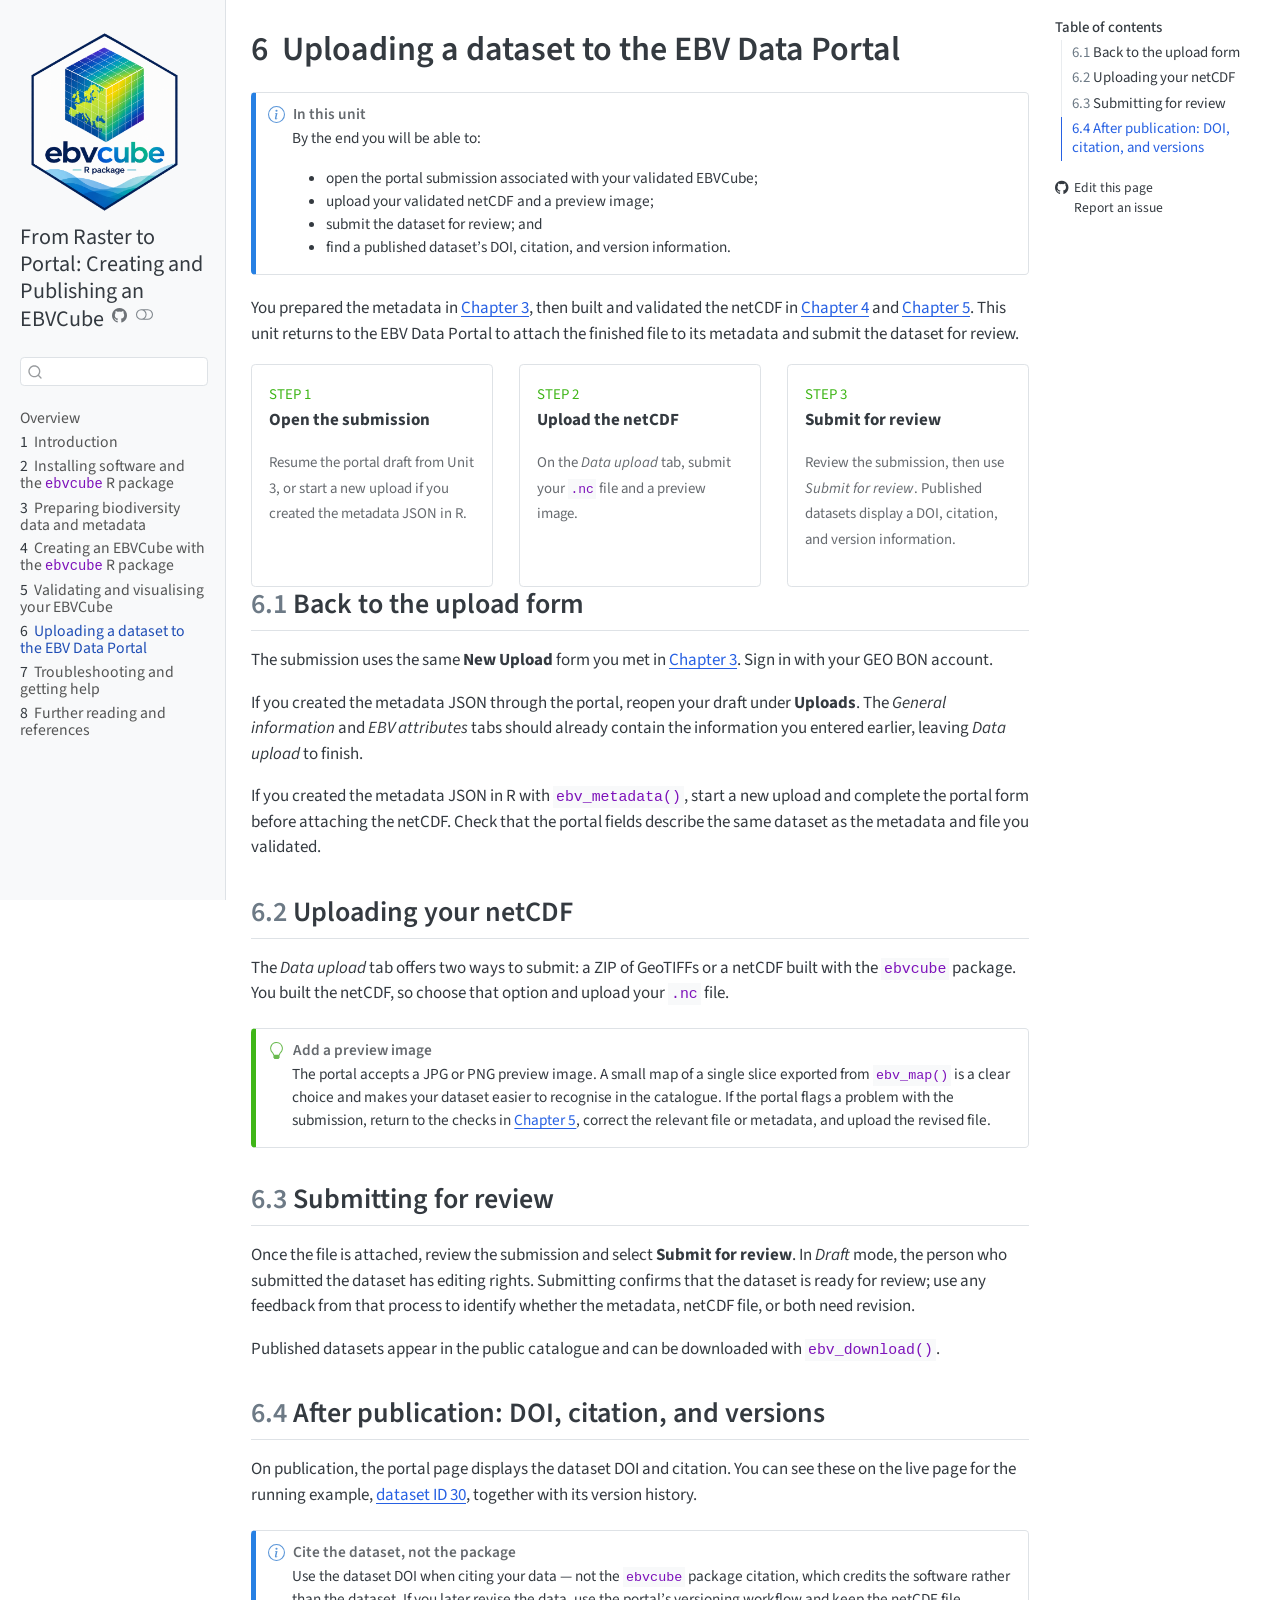
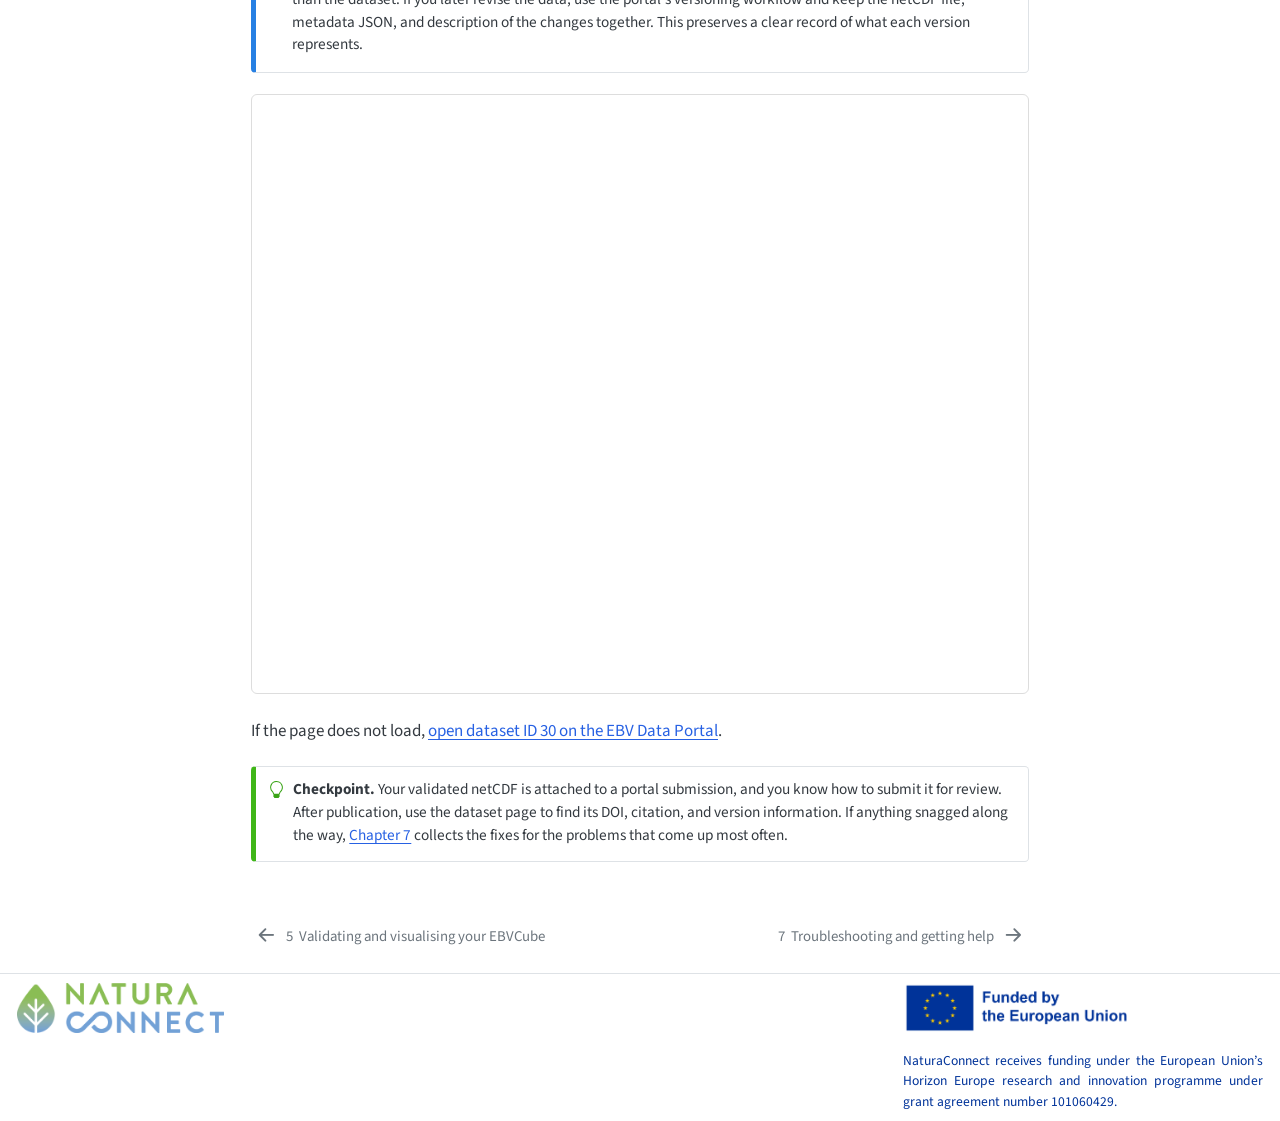
<file: 06-uploading.html>
<!DOCTYPE html>
<html xmlns="http://www.w3.org/1999/xhtml" lang="en" xml:lang="en"><head>

<meta charset="utf-8">
<meta name="generator" content="quarto-1.5.56">

<meta name="viewport" content="width=device-width, initial-scale=1.0, user-scalable=yes">


<title>6&nbsp; Uploading a dataset to the EBV Data Portal – From Raster to Portal: Creating and Publishing an EBVCube</title>
<style>
code{white-space: pre-wrap;}
span.smallcaps{font-variant: small-caps;}
div.columns{display: flex; gap: min(4vw, 1.5em);}
div.column{flex: auto; overflow-x: auto;}
div.hanging-indent{margin-left: 1.5em; text-indent: -1.5em;}
ul.task-list{list-style: none;}
ul.task-list li input[type="checkbox"] {
  width: 0.8em;
  margin: 0 0.8em 0.2em -1em; /* quarto-specific, see https://github.com/quarto-dev/quarto-cli/issues/4556 */ 
  vertical-align: middle;
}
</style>


<script src="site_libs/quarto-nav/quarto-nav.js"></script>
<script src="site_libs/quarto-nav/headroom.min.js"></script>
<script src="site_libs/clipboard/clipboard.min.js"></script>
<script src="site_libs/quarto-search/autocomplete.umd.js"></script>
<script src="site_libs/quarto-search/fuse.min.js"></script>
<script src="site_libs/quarto-search/quarto-search.js"></script>
<meta name="quarto:offset" content="./">
<link href="./07-troubleshooting.html" rel="next">
<link href="./05-validating.html" rel="prev">
<script src="site_libs/quarto-html/quarto.js"></script>
<script src="site_libs/quarto-html/popper.min.js"></script>
<script src="site_libs/quarto-html/tippy.umd.min.js"></script>
<script src="site_libs/quarto-html/anchor.min.js"></script>
<link href="site_libs/quarto-html/tippy.css" rel="stylesheet">
<link href="site_libs/quarto-html/quarto-syntax-highlighting.css" rel="stylesheet" class="quarto-color-scheme" id="quarto-text-highlighting-styles">
<link href="site_libs/quarto-html/quarto-syntax-highlighting-dark.css" rel="prefetch" class="quarto-color-scheme quarto-color-alternate" id="quarto-text-highlighting-styles">
<script src="site_libs/bootstrap/bootstrap.min.js"></script>
<link href="site_libs/bootstrap/bootstrap-icons.css" rel="stylesheet">
<link href="site_libs/bootstrap/bootstrap.min.css" rel="stylesheet" class="quarto-color-scheme" id="quarto-bootstrap" data-mode="light">
<link href="site_libs/bootstrap/bootstrap-dark.min.css" rel="prefetch" class="quarto-color-scheme quarto-color-alternate" id="quarto-bootstrap" data-mode="dark">
<script src="site_libs/quarto-contrib/glightbox/glightbox.min.js"></script>
<link href="site_libs/quarto-contrib/glightbox/glightbox.min.css" rel="stylesheet">
<link href="site_libs/quarto-contrib/glightbox/lightbox.css" rel="stylesheet">
<script id="quarto-search-options" type="application/json">{
  "location": "sidebar",
  "copy-button": false,
  "collapse-after": 3,
  "panel-placement": "start",
  "type": "textbox",
  "limit": 50,
  "keyboard-shortcut": [
    "f",
    "/",
    "s"
  ],
  "show-item-context": false,
  "language": {
    "search-no-results-text": "No results",
    "search-matching-documents-text": "matching documents",
    "search-copy-link-title": "Copy link to search",
    "search-hide-matches-text": "Hide additional matches",
    "search-more-match-text": "more match in this document",
    "search-more-matches-text": "more matches in this document",
    "search-clear-button-title": "Clear",
    "search-text-placeholder": "",
    "search-detached-cancel-button-title": "Cancel",
    "search-submit-button-title": "Submit",
    "search-label": "Search"
  }
}</script>


</head>

<body class="nav-sidebar docked">

<div id="quarto-search-results"></div>
  <header id="quarto-header" class="headroom fixed-top">
  <nav class="quarto-secondary-nav">
    <div class="container-fluid d-flex">
      <button type="button" class="quarto-btn-toggle btn" data-bs-toggle="collapse" role="button" data-bs-target=".quarto-sidebar-collapse-item" aria-controls="quarto-sidebar" aria-expanded="false" aria-label="Toggle sidebar navigation" onclick="if (window.quartoToggleHeadroom) { window.quartoToggleHeadroom(); }">
        <i class="bi bi-layout-text-sidebar-reverse"></i>
      </button>
        <nav class="quarto-page-breadcrumbs" aria-label="breadcrumb"><ol class="breadcrumb"><li class="breadcrumb-item"><a href="./06-uploading.html"><span class="chapter-number">6</span>&nbsp; <span class="chapter-title">Uploading a dataset to the EBV Data Portal</span></a></li></ol></nav>
        <a class="flex-grow-1" role="navigation" data-bs-toggle="collapse" data-bs-target=".quarto-sidebar-collapse-item" aria-controls="quarto-sidebar" aria-expanded="false" aria-label="Toggle sidebar navigation" onclick="if (window.quartoToggleHeadroom) { window.quartoToggleHeadroom(); }">      
        </a>
      <button type="button" class="btn quarto-search-button" aria-label="Search" onclick="window.quartoOpenSearch();">
        <i class="bi bi-search"></i>
      </button>
    </div>
  </nav>
</header>
<!-- content -->
<div id="quarto-content" class="quarto-container page-columns page-rows-contents page-layout-article">
<!-- sidebar -->
  <nav id="quarto-sidebar" class="sidebar collapse collapse-horizontal quarto-sidebar-collapse-item sidebar-navigation docked overflow-auto">
    <div class="pt-lg-2 mt-2 text-left sidebar-header sidebar-header-stacked">
      <a href="./index.html" class="sidebar-logo-link">
      <img src="./images/ebv_logo.png" alt="" class="sidebar-logo py-0 d-lg-inline d-none">
      </a>
    <div class="sidebar-title mb-0 py-0">
      <a href="./">From Raster to Portal: Creating and Publishing an EBVCube</a> 
        <div class="sidebar-tools-main">
    <a href="https://github.com/EBVcube/EBV_resources" title="Source Code" class="quarto-navigation-tool px-1" aria-label="Source Code"><i class="bi bi-github"></i></a>
  <a href="" class="quarto-color-scheme-toggle quarto-navigation-tool  px-1" onclick="window.quartoToggleColorScheme(); return false;" title="Toggle dark mode"><i class="bi"></i></a>
</div>
    </div>
      </div>
        <div class="mt-2 flex-shrink-0 align-items-center">
        <div class="sidebar-search">
        <div id="quarto-search" class="" title="Search"></div>
        </div>
        </div>
    <div class="sidebar-menu-container"> 
    <ul class="list-unstyled mt-1">
        <li class="sidebar-item">
  <div class="sidebar-item-container"> 
  <a href="./index.html" class="sidebar-item-text sidebar-link">
 <span class="menu-text">Overview</span></a>
  </div>
</li>
        <li class="sidebar-item">
  <div class="sidebar-item-container"> 
  <a href="./01-introduction.html" class="sidebar-item-text sidebar-link">
 <span class="menu-text"><span class="chapter-number">1</span>&nbsp; <span class="chapter-title">Introduction</span></span></a>
  </div>
</li>
        <li class="sidebar-item">
  <div class="sidebar-item-container"> 
  <a href="./02-installation.html" class="sidebar-item-text sidebar-link">
 <span class="menu-text"><span class="chapter-number">2</span>&nbsp; <span class="chapter-title">Installing software and the <code>ebvcube</code> R package</span></span></a>
  </div>
</li>
        <li class="sidebar-item">
  <div class="sidebar-item-container"> 
  <a href="./03-preparing-data.html" class="sidebar-item-text sidebar-link">
 <span class="menu-text"><span class="chapter-number">3</span>&nbsp; <span class="chapter-title">Preparing biodiversity data and metadata</span></span></a>
  </div>
</li>
        <li class="sidebar-item">
  <div class="sidebar-item-container"> 
  <a href="./04-creating-the-cube.html" class="sidebar-item-text sidebar-link">
 <span class="menu-text"><span class="chapter-number">4</span>&nbsp; <span class="chapter-title">Creating an EBVCube with the <code>ebvcube</code> R package</span></span></a>
  </div>
</li>
        <li class="sidebar-item">
  <div class="sidebar-item-container"> 
  <a href="./05-validating.html" class="sidebar-item-text sidebar-link">
 <span class="menu-text"><span class="chapter-number">5</span>&nbsp; <span class="chapter-title">Validating and visualising your EBVCube</span></span></a>
  </div>
</li>
        <li class="sidebar-item">
  <div class="sidebar-item-container"> 
  <a href="./06-uploading.html" class="sidebar-item-text sidebar-link active">
 <span class="menu-text"><span class="chapter-number">6</span>&nbsp; <span class="chapter-title">Uploading a dataset to the EBV Data Portal</span></span></a>
  </div>
</li>
        <li class="sidebar-item">
  <div class="sidebar-item-container"> 
  <a href="./07-troubleshooting.html" class="sidebar-item-text sidebar-link">
 <span class="menu-text"><span class="chapter-number">7</span>&nbsp; <span class="chapter-title">Troubleshooting and getting help</span></span></a>
  </div>
</li>
        <li class="sidebar-item">
  <div class="sidebar-item-container"> 
  <a href="./08-resources.html" class="sidebar-item-text sidebar-link">
 <span class="menu-text"><span class="chapter-number">8</span>&nbsp; <span class="chapter-title">Further reading and references</span></span></a>
  </div>
</li>
    </ul>
    </div>
</nav>
<div id="quarto-sidebar-glass" class="quarto-sidebar-collapse-item" data-bs-toggle="collapse" data-bs-target=".quarto-sidebar-collapse-item"></div>
<!-- margin-sidebar -->
    <div id="quarto-margin-sidebar" class="sidebar margin-sidebar">
        <nav id="TOC" role="doc-toc" class="toc-active">
    <h2 id="toc-title">Table of contents</h2>
   
  <ul>
  <li><a href="#back-to-the-upload-form" id="toc-back-to-the-upload-form" class="nav-link active" data-scroll-target="#back-to-the-upload-form"><span class="header-section-number">6.1</span> Back to the upload form</a></li>
  <li><a href="#uploading-your-netcdf" id="toc-uploading-your-netcdf" class="nav-link" data-scroll-target="#uploading-your-netcdf"><span class="header-section-number">6.2</span> Uploading your netCDF</a></li>
  <li><a href="#submitting-for-review" id="toc-submitting-for-review" class="nav-link" data-scroll-target="#submitting-for-review"><span class="header-section-number">6.3</span> Submitting for review</a></li>
  <li><a href="#after-publication-doi-citation-and-versions" id="toc-after-publication-doi-citation-and-versions" class="nav-link" data-scroll-target="#after-publication-doi-citation-and-versions"><span class="header-section-number">6.4</span> After publication: DOI, citation, and versions</a></li>
  </ul>
<div class="toc-actions"><ul><li><a href="https://github.com/EBVcube/EBV_resources/edit/main/06-uploading.qmd" class="toc-action"><i class="bi bi-github"></i>Edit this page</a></li><li><a href="https://github.com/EBVcube/EBV_resources/issues/new" class="toc-action"><i class="bi empty"></i>Report an issue</a></li></ul></div></nav>
    </div>
<!-- main -->
<main class="content" id="quarto-document-content">

<header id="title-block-header" class="quarto-title-block default">
<div class="quarto-title">
<h1 class="title"><span id="sec-uploading" class="quarto-section-identifier"><span class="chapter-number">6</span>&nbsp; <span class="chapter-title">Uploading a dataset to the EBV Data Portal</span></span></h1>
</div>



<div class="quarto-title-meta">

    
  
    
  </div>
  


</header>


<div class="callout callout-style-simple callout-note callout-titled" title="In this unit">
<div class="callout-header d-flex align-content-center">
<div class="callout-icon-container">
<i class="callout-icon"></i>
</div>
<div class="callout-title-container flex-fill">
In this unit
</div>
</div>
<div class="callout-body-container callout-body">
<p>By the end you will be able to:</p>
<ul>
<li>open the portal submission associated with your validated EBVCube;</li>
<li>upload your validated netCDF and a preview image;</li>
<li>submit the dataset for review; and</li>
<li>find a published dataset’s DOI, citation, and version information.</li>
</ul>
</div>
</div>
<p>You prepared the metadata in <a href="03-preparing-data.html" class="quarto-xref"><span>Chapter 3</span></a>, then built and validated the netCDF in <a href="04-creating-the-cube.html" class="quarto-xref"><span>Chapter 4</span></a> and <a href="05-validating.html" class="quarto-xref"><span>Chapter 5</span></a>. This unit returns to the EBV Data Portal to attach the finished file to its metadata and submit the dataset for review.</p>
<div class="grid">
<div class="g-col-12 g-col-md-4 border rounded p-3">
<p><span class="small text-success">STEP 1</span><br>
<strong>Open the submission</strong></p>
<p><span class="small text-muted">Resume the portal draft from Unit 3, or start a new upload if you created the metadata JSON in R.</span></p>
</div>
<div class="g-col-12 g-col-md-4 border rounded p-3">
<p><span class="small text-success">STEP 2</span><br>
<strong>Upload the netCDF</strong></p>
<p><span class="small text-muted">On the <em>Data upload</em> tab, submit your <code>.nc</code> file and a preview image.</span></p>
</div>
<div class="g-col-12 g-col-md-4 border rounded p-3">
<p><span class="small text-success">STEP 3</span><br>
<strong>Submit for review</strong></p>
<p><span class="small text-muted">Review the submission, then use <em>Submit for review</em>. Published datasets display a DOI, citation, and version information.</span></p>
</div>
</div>
<section id="back-to-the-upload-form" class="level2" data-number="6.1">
<h2 data-number="6.1" class="anchored" data-anchor-id="back-to-the-upload-form"><span class="header-section-number">6.1</span> Back to the upload form</h2>
<p>The submission uses the same <strong>New Upload</strong> form you met in <a href="03-preparing-data.html" class="quarto-xref"><span>Chapter 3</span></a>. Sign in with your GEO BON account.</p>
<p>If you created the metadata JSON through the portal, reopen your draft under <strong>Uploads</strong>. The <em>General information</em> and <em>EBV attributes</em> tabs should already contain the information you entered earlier, leaving <em>Data upload</em> to finish.</p>
<p>If you created the metadata JSON in R with <code>ebv_metadata()</code>, start a new upload and complete the portal form before attaching the netCDF. Check that the portal fields describe the same dataset as the metadata and file you validated.</p>
</section>
<section id="uploading-your-netcdf" class="level2" data-number="6.2">
<h2 data-number="6.2" class="anchored" data-anchor-id="uploading-your-netcdf"><span class="header-section-number">6.2</span> Uploading your netCDF</h2>
<p>The <em>Data upload</em> tab offers two ways to submit: a ZIP of GeoTIFFs or a netCDF built with the <code>ebvcube</code> package. You built the netCDF, so choose that option and upload your <code>.nc</code> file.</p>
<div class="callout callout-style-simple callout-tip callout-titled" title="Add a preview image">
<div class="callout-header d-flex align-content-center">
<div class="callout-icon-container">
<i class="callout-icon"></i>
</div>
<div class="callout-title-container flex-fill">
Add a preview image
</div>
</div>
<div class="callout-body-container callout-body">
<p>The portal accepts a JPG or PNG preview image. A small map of a single slice exported from <code>ebv_map()</code> is a clear choice and makes your dataset easier to recognise in the catalogue. If the portal flags a problem with the submission, return to the checks in <a href="05-validating.html" class="quarto-xref"><span>Chapter 5</span></a>, correct the relevant file or metadata, and upload the revised file.</p>
</div>
</div>
</section>
<section id="submitting-for-review" class="level2" data-number="6.3">
<h2 data-number="6.3" class="anchored" data-anchor-id="submitting-for-review"><span class="header-section-number">6.3</span> Submitting for review</h2>
<p>Once the file is attached, review the submission and select <strong>Submit for review</strong>. In <em>Draft</em> mode, the person who submitted the dataset has editing rights. Submitting confirms that the dataset is ready for review; use any feedback from that process to identify whether the metadata, netCDF file, or both need revision.</p>
<p>Published datasets appear in the public catalogue and can be downloaded with <code>ebv_download()</code>.</p>
</section>
<section id="after-publication-doi-citation-and-versions" class="level2" data-number="6.4">
<h2 data-number="6.4" class="anchored" data-anchor-id="after-publication-doi-citation-and-versions"><span class="header-section-number">6.4</span> After publication: DOI, citation, and versions</h2>
<p>On publication, the portal page displays the dataset DOI and citation. You can see these on the live page for the running example, <a href="https://portal.geobon.org/ebv-detail?id=30">dataset ID 30</a>, together with its version history.</p>
<div class="callout callout-style-simple callout-note callout-titled" title="Cite the dataset, not the package">
<div class="callout-header d-flex align-content-center">
<div class="callout-icon-container">
<i class="callout-icon"></i>
</div>
<div class="callout-title-container flex-fill">
Cite the dataset, not the package
</div>
</div>
<div class="callout-body-container callout-body">
<p>Use the dataset DOI when citing your data — not the <code>ebvcube</code> package citation, which credits the software rather than the dataset. If you later revise the data, use the portal’s versioning workflow and keep the netCDF file, metadata JSON, and description of the changes together. This preserves a clear record of what each version represents.</p>
</div>
</div>
<iframe src="https://portal.geobon.org/ebv-detail?id=30" title="EBV Data Portal page for dataset ID 30 (Global trends in biodiversity, BES-SIM cSAR-iDiv)" width="100%" height="600" style="border:1px solid #ddd; border-radius:6px;" loading="lazy">
</iframe>
<p>
If the page does not load, <a href="https://portal.geobon.org/ebv-detail?id=30">open dataset ID 30 on the EBV Data Portal</a>.
</p>
<div class="callout callout-style-simple callout-tip">
<div class="callout-body d-flex">
<div class="callout-icon-container">
<i class="callout-icon"></i>
</div>
<div class="callout-body-container">
<p><strong>Checkpoint.</strong> Your validated netCDF is attached to a portal submission, and you know how to submit it for review. After publication, use the dataset page to find its DOI, citation, and version information. If anything snagged along the way, <a href="07-troubleshooting.html" class="quarto-xref"><span>Chapter 7</span></a> collects the fixes for the problems that come up most often.</p>
</div>
</div>
</div>


</section>

</main> <!-- /main -->
<script id="quarto-html-after-body" type="application/javascript">
window.document.addEventListener("DOMContentLoaded", function (event) {
  const toggleBodyColorMode = (bsSheetEl) => {
    const mode = bsSheetEl.getAttribute("data-mode");
    const bodyEl = window.document.querySelector("body");
    if (mode === "dark") {
      bodyEl.classList.add("quarto-dark");
      bodyEl.classList.remove("quarto-light");
    } else {
      bodyEl.classList.add("quarto-light");
      bodyEl.classList.remove("quarto-dark");
    }
  }
  const toggleBodyColorPrimary = () => {
    const bsSheetEl = window.document.querySelector("link#quarto-bootstrap");
    if (bsSheetEl) {
      toggleBodyColorMode(bsSheetEl);
    }
  }
  toggleBodyColorPrimary();  
  const disableStylesheet = (stylesheets) => {
    for (let i=0; i < stylesheets.length; i++) {
      const stylesheet = stylesheets[i];
      stylesheet.rel = 'prefetch';
    }
  }
  const enableStylesheet = (stylesheets) => {
    for (let i=0; i < stylesheets.length; i++) {
      const stylesheet = stylesheets[i];
      stylesheet.rel = 'stylesheet';
    }
  }
  const manageTransitions = (selector, allowTransitions) => {
    const els = window.document.querySelectorAll(selector);
    for (let i=0; i < els.length; i++) {
      const el = els[i];
      if (allowTransitions) {
        el.classList.remove('notransition');
      } else {
        el.classList.add('notransition');
      }
    }
  }
  const toggleGiscusIfUsed = (isAlternate, darkModeDefault) => {
    const baseTheme = document.querySelector('#giscus-base-theme')?.value ?? 'light';
    const alternateTheme = document.querySelector('#giscus-alt-theme')?.value ?? 'dark';
    let newTheme = '';
    if(darkModeDefault) {
      newTheme = isAlternate ? baseTheme : alternateTheme;
    } else {
      newTheme = isAlternate ? alternateTheme : baseTheme;
    }
    const changeGiscusTheme = () => {
      // From: https://github.com/giscus/giscus/issues/336
      const sendMessage = (message) => {
        const iframe = document.querySelector('iframe.giscus-frame');
        if (!iframe) return;
        iframe.contentWindow.postMessage({ giscus: message }, 'https://giscus.app');
      }
      sendMessage({
        setConfig: {
          theme: newTheme
        }
      });
    }
    const isGiscussLoaded = window.document.querySelector('iframe.giscus-frame') !== null;
    if (isGiscussLoaded) {
      changeGiscusTheme();
    }
  }
  const toggleColorMode = (alternate) => {
    // Switch the stylesheets
    const alternateStylesheets = window.document.querySelectorAll('link.quarto-color-scheme.quarto-color-alternate');
    manageTransitions('#quarto-margin-sidebar .nav-link', false);
    if (alternate) {
      enableStylesheet(alternateStylesheets);
      for (const sheetNode of alternateStylesheets) {
        if (sheetNode.id === "quarto-bootstrap") {
          toggleBodyColorMode(sheetNode);
        }
      }
    } else {
      disableStylesheet(alternateStylesheets);
      toggleBodyColorPrimary();
    }
    manageTransitions('#quarto-margin-sidebar .nav-link', true);
    // Switch the toggles
    const toggles = window.document.querySelectorAll('.quarto-color-scheme-toggle');
    for (let i=0; i < toggles.length; i++) {
      const toggle = toggles[i];
      if (toggle) {
        if (alternate) {
          toggle.classList.add("alternate");     
        } else {
          toggle.classList.remove("alternate");
        }
      }
    }
    // Hack to workaround the fact that safari doesn't
    // properly recolor the scrollbar when toggling (#1455)
    if (navigator.userAgent.indexOf('Safari') > 0 && navigator.userAgent.indexOf('Chrome') == -1) {
      manageTransitions("body", false);
      window.scrollTo(0, 1);
      setTimeout(() => {
        window.scrollTo(0, 0);
        manageTransitions("body", true);
      }, 40);  
    }
  }
  const isFileUrl = () => { 
    return window.location.protocol === 'file:';
  }
  const hasAlternateSentinel = () => {  
    let styleSentinel = getColorSchemeSentinel();
    if (styleSentinel !== null) {
      return styleSentinel === "alternate";
    } else {
      return false;
    }
  }
  const setStyleSentinel = (alternate) => {
    const value = alternate ? "alternate" : "default";
    if (!isFileUrl()) {
      window.localStorage.setItem("quarto-color-scheme", value);
    } else {
      localAlternateSentinel = value;
    }
  }
  const getColorSchemeSentinel = () => {
    if (!isFileUrl()) {
      const storageValue = window.localStorage.getItem("quarto-color-scheme");
      return storageValue != null ? storageValue : localAlternateSentinel;
    } else {
      return localAlternateSentinel;
    }
  }
  const darkModeDefault = false;
  let localAlternateSentinel = darkModeDefault ? 'alternate' : 'default';
  // Dark / light mode switch
  window.quartoToggleColorScheme = () => {
    // Read the current dark / light value 
    let toAlternate = !hasAlternateSentinel();
    toggleColorMode(toAlternate);
    setStyleSentinel(toAlternate);
    toggleGiscusIfUsed(toAlternate, darkModeDefault);
  };
  // Ensure there is a toggle, if there isn't float one in the top right
  if (window.document.querySelector('.quarto-color-scheme-toggle') === null) {
    const a = window.document.createElement('a');
    a.classList.add('top-right');
    a.classList.add('quarto-color-scheme-toggle');
    a.href = "";
    a.onclick = function() { try { window.quartoToggleColorScheme(); } catch {} return false; };
    const i = window.document.createElement("i");
    i.classList.add('bi');
    a.appendChild(i);
    window.document.body.appendChild(a);
  }
  // Switch to dark mode if need be
  if (hasAlternateSentinel()) {
    toggleColorMode(true);
  } else {
    toggleColorMode(false);
  }
  const icon = "";
  const anchorJS = new window.AnchorJS();
  anchorJS.options = {
    placement: 'right',
    icon: icon
  };
  anchorJS.add('.anchored');
  const isCodeAnnotation = (el) => {
    for (const clz of el.classList) {
      if (clz.startsWith('code-annotation-')) {                     
        return true;
      }
    }
    return false;
  }
  const onCopySuccess = function(e) {
    // button target
    const button = e.trigger;
    // don't keep focus
    button.blur();
    // flash "checked"
    button.classList.add('code-copy-button-checked');
    var currentTitle = button.getAttribute("title");
    button.setAttribute("title", "Copied!");
    let tooltip;
    if (window.bootstrap) {
      button.setAttribute("data-bs-toggle", "tooltip");
      button.setAttribute("data-bs-placement", "left");
      button.setAttribute("data-bs-title", "Copied!");
      tooltip = new bootstrap.Tooltip(button, 
        { trigger: "manual", 
          customClass: "code-copy-button-tooltip",
          offset: [0, -8]});
      tooltip.show();    
    }
    setTimeout(function() {
      if (tooltip) {
        tooltip.hide();
        button.removeAttribute("data-bs-title");
        button.removeAttribute("data-bs-toggle");
        button.removeAttribute("data-bs-placement");
      }
      button.setAttribute("title", currentTitle);
      button.classList.remove('code-copy-button-checked');
    }, 1000);
    // clear code selection
    e.clearSelection();
  }
  const getTextToCopy = function(trigger) {
      const codeEl = trigger.previousElementSibling.cloneNode(true);
      for (const childEl of codeEl.children) {
        if (isCodeAnnotation(childEl)) {
          childEl.remove();
        }
      }
      return codeEl.innerText;
  }
  const clipboard = new window.ClipboardJS('.code-copy-button:not([data-in-quarto-modal])', {
    text: getTextToCopy
  });
  clipboard.on('success', onCopySuccess);
  if (window.document.getElementById('quarto-embedded-source-code-modal')) {
    // For code content inside modals, clipBoardJS needs to be initialized with a container option
    // TODO: Check when it could be a function (https://github.com/zenorocha/clipboard.js/issues/860)
    const clipboardModal = new window.ClipboardJS('.code-copy-button[data-in-quarto-modal]', {
      text: getTextToCopy,
      container: window.document.getElementById('quarto-embedded-source-code-modal')
    });
    clipboardModal.on('success', onCopySuccess);
  }
    var localhostRegex = new RegExp(/^(?:http|https):\/\/localhost\:?[0-9]*\//);
    var mailtoRegex = new RegExp(/^mailto:/);
      var filterRegex = new RegExp("https:\/\/EBVcube\.github\.io\/EBV_resources\/");
    var isInternal = (href) => {
        return filterRegex.test(href) || localhostRegex.test(href) || mailtoRegex.test(href);
    }
    // Inspect non-navigation links and adorn them if external
 	var links = window.document.querySelectorAll('a[href]:not(.nav-link):not(.navbar-brand):not(.toc-action):not(.sidebar-link):not(.sidebar-item-toggle):not(.pagination-link):not(.no-external):not([aria-hidden]):not(.dropdown-item):not(.quarto-navigation-tool):not(.about-link)');
    for (var i=0; i<links.length; i++) {
      const link = links[i];
      if (!isInternal(link.href)) {
        // undo the damage that might have been done by quarto-nav.js in the case of
        // links that we want to consider external
        if (link.dataset.originalHref !== undefined) {
          link.href = link.dataset.originalHref;
        }
      }
    }
  function tippyHover(el, contentFn, onTriggerFn, onUntriggerFn) {
    const config = {
      allowHTML: true,
      maxWidth: 500,
      delay: 100,
      arrow: false,
      appendTo: function(el) {
          return el.parentElement;
      },
      interactive: true,
      interactiveBorder: 10,
      theme: 'quarto',
      placement: 'bottom-start',
    };
    if (contentFn) {
      config.content = contentFn;
    }
    if (onTriggerFn) {
      config.onTrigger = onTriggerFn;
    }
    if (onUntriggerFn) {
      config.onUntrigger = onUntriggerFn;
    }
    window.tippy(el, config); 
  }
  const noterefs = window.document.querySelectorAll('a[role="doc-noteref"]');
  for (var i=0; i<noterefs.length; i++) {
    const ref = noterefs[i];
    tippyHover(ref, function() {
      // use id or data attribute instead here
      let href = ref.getAttribute('data-footnote-href') || ref.getAttribute('href');
      try { href = new URL(href).hash; } catch {}
      const id = href.replace(/^#\/?/, "");
      const note = window.document.getElementById(id);
      if (note) {
        return note.innerHTML;
      } else {
        return "";
      }
    });
  }
  const xrefs = window.document.querySelectorAll('a.quarto-xref');
  const processXRef = (id, note) => {
    // Strip column container classes
    const stripColumnClz = (el) => {
      el.classList.remove("page-full", "page-columns");
      if (el.children) {
        for (const child of el.children) {
          stripColumnClz(child);
        }
      }
    }
    stripColumnClz(note)
    if (id === null || id.startsWith('sec-')) {
      // Special case sections, only their first couple elements
      const container = document.createElement("div");
      if (note.children && note.children.length > 2) {
        container.appendChild(note.children[0].cloneNode(true));
        for (let i = 1; i < note.children.length; i++) {
          const child = note.children[i];
          if (child.tagName === "P" && child.innerText === "") {
            continue;
          } else {
            container.appendChild(child.cloneNode(true));
            break;
          }
        }
        if (window.Quarto?.typesetMath) {
          window.Quarto.typesetMath(container);
        }
        return container.innerHTML
      } else {
        if (window.Quarto?.typesetMath) {
          window.Quarto.typesetMath(note);
        }
        return note.innerHTML;
      }
    } else {
      // Remove any anchor links if they are present
      const anchorLink = note.querySelector('a.anchorjs-link');
      if (anchorLink) {
        anchorLink.remove();
      }
      if (window.Quarto?.typesetMath) {
        window.Quarto.typesetMath(note);
      }
      // TODO in 1.5, we should make sure this works without a callout special case
      if (note.classList.contains("callout")) {
        return note.outerHTML;
      } else {
        return note.innerHTML;
      }
    }
  }
  for (var i=0; i<xrefs.length; i++) {
    const xref = xrefs[i];
    tippyHover(xref, undefined, function(instance) {
      instance.disable();
      let url = xref.getAttribute('href');
      let hash = undefined; 
      if (url.startsWith('#')) {
        hash = url;
      } else {
        try { hash = new URL(url).hash; } catch {}
      }
      if (hash) {
        const id = hash.replace(/^#\/?/, "");
        const note = window.document.getElementById(id);
        if (note !== null) {
          try {
            const html = processXRef(id, note.cloneNode(true));
            instance.setContent(html);
          } finally {
            instance.enable();
            instance.show();
          }
        } else {
          // See if we can fetch this
          fetch(url.split('#')[0])
          .then(res => res.text())
          .then(html => {
            const parser = new DOMParser();
            const htmlDoc = parser.parseFromString(html, "text/html");
            const note = htmlDoc.getElementById(id);
            if (note !== null) {
              const html = processXRef(id, note);
              instance.setContent(html);
            } 
          }).finally(() => {
            instance.enable();
            instance.show();
          });
        }
      } else {
        // See if we can fetch a full url (with no hash to target)
        // This is a special case and we should probably do some content thinning / targeting
        fetch(url)
        .then(res => res.text())
        .then(html => {
          const parser = new DOMParser();
          const htmlDoc = parser.parseFromString(html, "text/html");
          const note = htmlDoc.querySelector('main.content');
          if (note !== null) {
            // This should only happen for chapter cross references
            // (since there is no id in the URL)
            // remove the first header
            if (note.children.length > 0 && note.children[0].tagName === "HEADER") {
              note.children[0].remove();
            }
            const html = processXRef(null, note);
            instance.setContent(html);
          } 
        }).finally(() => {
          instance.enable();
          instance.show();
        });
      }
    }, function(instance) {
    });
  }
      let selectedAnnoteEl;
      const selectorForAnnotation = ( cell, annotation) => {
        let cellAttr = 'data-code-cell="' + cell + '"';
        let lineAttr = 'data-code-annotation="' +  annotation + '"';
        const selector = 'span[' + cellAttr + '][' + lineAttr + ']';
        return selector;
      }
      const selectCodeLines = (annoteEl) => {
        const doc = window.document;
        const targetCell = annoteEl.getAttribute("data-target-cell");
        const targetAnnotation = annoteEl.getAttribute("data-target-annotation");
        const annoteSpan = window.document.querySelector(selectorForAnnotation(targetCell, targetAnnotation));
        const lines = annoteSpan.getAttribute("data-code-lines").split(",");
        const lineIds = lines.map((line) => {
          return targetCell + "-" + line;
        })
        let top = null;
        let height = null;
        let parent = null;
        if (lineIds.length > 0) {
            //compute the position of the single el (top and bottom and make a div)
            const el = window.document.getElementById(lineIds[0]);
            top = el.offsetTop;
            height = el.offsetHeight;
            parent = el.parentElement.parentElement;
          if (lineIds.length > 1) {
            const lastEl = window.document.getElementById(lineIds[lineIds.length - 1]);
            const bottom = lastEl.offsetTop + lastEl.offsetHeight;
            height = bottom - top;
          }
          if (top !== null && height !== null && parent !== null) {
            // cook up a div (if necessary) and position it 
            let div = window.document.getElementById("code-annotation-line-highlight");
            if (div === null) {
              div = window.document.createElement("div");
              div.setAttribute("id", "code-annotation-line-highlight");
              div.style.position = 'absolute';
              parent.appendChild(div);
            }
            div.style.top = top - 2 + "px";
            div.style.height = height + 4 + "px";
            div.style.left = 0;
            let gutterDiv = window.document.getElementById("code-annotation-line-highlight-gutter");
            if (gutterDiv === null) {
              gutterDiv = window.document.createElement("div");
              gutterDiv.setAttribute("id", "code-annotation-line-highlight-gutter");
              gutterDiv.style.position = 'absolute';
              const codeCell = window.document.getElementById(targetCell);
              const gutter = codeCell.querySelector('.code-annotation-gutter');
              gutter.appendChild(gutterDiv);
            }
            gutterDiv.style.top = top - 2 + "px";
            gutterDiv.style.height = height + 4 + "px";
          }
          selectedAnnoteEl = annoteEl;
        }
      };
      const unselectCodeLines = () => {
        const elementsIds = ["code-annotation-line-highlight", "code-annotation-line-highlight-gutter"];
        elementsIds.forEach((elId) => {
          const div = window.document.getElementById(elId);
          if (div) {
            div.remove();
          }
        });
        selectedAnnoteEl = undefined;
      };
        // Handle positioning of the toggle
    window.addEventListener(
      "resize",
      throttle(() => {
        elRect = undefined;
        if (selectedAnnoteEl) {
          selectCodeLines(selectedAnnoteEl);
        }
      }, 10)
    );
    function throttle(fn, ms) {
    let throttle = false;
    let timer;
      return (...args) => {
        if(!throttle) { // first call gets through
            fn.apply(this, args);
            throttle = true;
        } else { // all the others get throttled
            if(timer) clearTimeout(timer); // cancel #2
            timer = setTimeout(() => {
              fn.apply(this, args);
              timer = throttle = false;
            }, ms);
        }
      };
    }
      // Attach click handler to the DT
      const annoteDls = window.document.querySelectorAll('dt[data-target-cell]');
      for (const annoteDlNode of annoteDls) {
        annoteDlNode.addEventListener('click', (event) => {
          const clickedEl = event.target;
          if (clickedEl !== selectedAnnoteEl) {
            unselectCodeLines();
            const activeEl = window.document.querySelector('dt[data-target-cell].code-annotation-active');
            if (activeEl) {
              activeEl.classList.remove('code-annotation-active');
            }
            selectCodeLines(clickedEl);
            clickedEl.classList.add('code-annotation-active');
          } else {
            // Unselect the line
            unselectCodeLines();
            clickedEl.classList.remove('code-annotation-active');
          }
        });
      }
  const findCites = (el) => {
    const parentEl = el.parentElement;
    if (parentEl) {
      const cites = parentEl.dataset.cites;
      if (cites) {
        return {
          el,
          cites: cites.split(' ')
        };
      } else {
        return findCites(el.parentElement)
      }
    } else {
      return undefined;
    }
  };
  var bibliorefs = window.document.querySelectorAll('a[role="doc-biblioref"]');
  for (var i=0; i<bibliorefs.length; i++) {
    const ref = bibliorefs[i];
    const citeInfo = findCites(ref);
    if (citeInfo) {
      tippyHover(citeInfo.el, function() {
        var popup = window.document.createElement('div');
        citeInfo.cites.forEach(function(cite) {
          var citeDiv = window.document.createElement('div');
          citeDiv.classList.add('hanging-indent');
          citeDiv.classList.add('csl-entry');
          var biblioDiv = window.document.getElementById('ref-' + cite);
          if (biblioDiv) {
            citeDiv.innerHTML = biblioDiv.innerHTML;
          }
          popup.appendChild(citeDiv);
        });
        return popup.innerHTML;
      });
    }
  }
});
</script>
<nav class="page-navigation">
  <div class="nav-page nav-page-previous">
      <a href="./05-validating.html" class="pagination-link" aria-label="Validating and visualising your EBVCube">
        <i class="bi bi-arrow-left-short"></i> <span class="nav-page-text"><span class="chapter-number">5</span>&nbsp; <span class="chapter-title">Validating and visualising your EBVCube</span></span>
      </a>          
  </div>
  <div class="nav-page nav-page-next">
      <a href="./07-troubleshooting.html" class="pagination-link" aria-label="Troubleshooting and getting help">
        <span class="nav-page-text"><span class="chapter-number">7</span>&nbsp; <span class="chapter-title">Troubleshooting and getting help</span></span> <i class="bi bi-arrow-right-short"></i>
      </a>
  </div>
</nav>
</div> <!-- /content -->
<footer class="footer">
  <div class="nav-footer">
    <div class="nav-footer-left">
<p><a href="https://naturaconnect.eu/"><img src="images/NClogo.png" alt="NaturaConnect" height="50"></a></p>
</div>   
    <div class="nav-footer-center">
      &nbsp;
    <div class="toc-actions d-sm-block d-md-none"><ul><li><a href="https://github.com/EBVcube/EBV_resources/edit/main/06-uploading.qmd" class="toc-action"><i class="bi bi-github"></i>Edit this page</a></li><li><a href="https://github.com/EBVcube/EBV_resources/issues/new" class="toc-action"><i class="bi empty"></i>Report an issue</a></li></ul></div></div>
    <div class="nav-footer-right">
<div style="max-width:360px; margin-left:auto; text-align:left">
<p><a href="images/eu.png" class="lightbox" data-gallery="quarto-lightbox-gallery-2"><img src="images/eu.png" alt="Funded by the European Union" height="52"></a></p>
<div style="color:#003399; text-align:justify; font-size:.8rem; margin-top:.6em">
<p>NaturaConnect receives funding under the European Union’s Horizon Europe research and innovation programme under grant agreement number 101060429.</p>
</div>
</div>
</div>
  </div>
</footer>
<script>var lightboxQuarto = GLightbox({"openEffect":"zoom","closeEffect":"zoom","loop":false,"selector":".lightbox","descPosition":"bottom"});
(function() {
  let previousOnload = window.onload;
  window.onload = () => {
    if (previousOnload) {
      previousOnload();
    }
    lightboxQuarto.on('slide_before_load', (data) => {
      const { slideIndex, slideNode, slideConfig, player, trigger } = data;
      const href = trigger.getAttribute('href');
      if (href !== null) {
        const imgEl = window.document.querySelector(`a[href="${href}"] img`);
        if (imgEl !== null) {
          const srcAttr = imgEl.getAttribute("src");
          if (srcAttr && srcAttr.startsWith("data:")) {
            slideConfig.href = srcAttr;
          }
        }
      } 
    });
  
    lightboxQuarto.on('slide_after_load', (data) => {
      const { slideIndex, slideNode, slideConfig, player, trigger } = data;
      if (window.Quarto?.typesetMath) {
        window.Quarto.typesetMath(slideNode);
      }
    });
  
  };
  
})();
          </script>




</body></html>
</file>
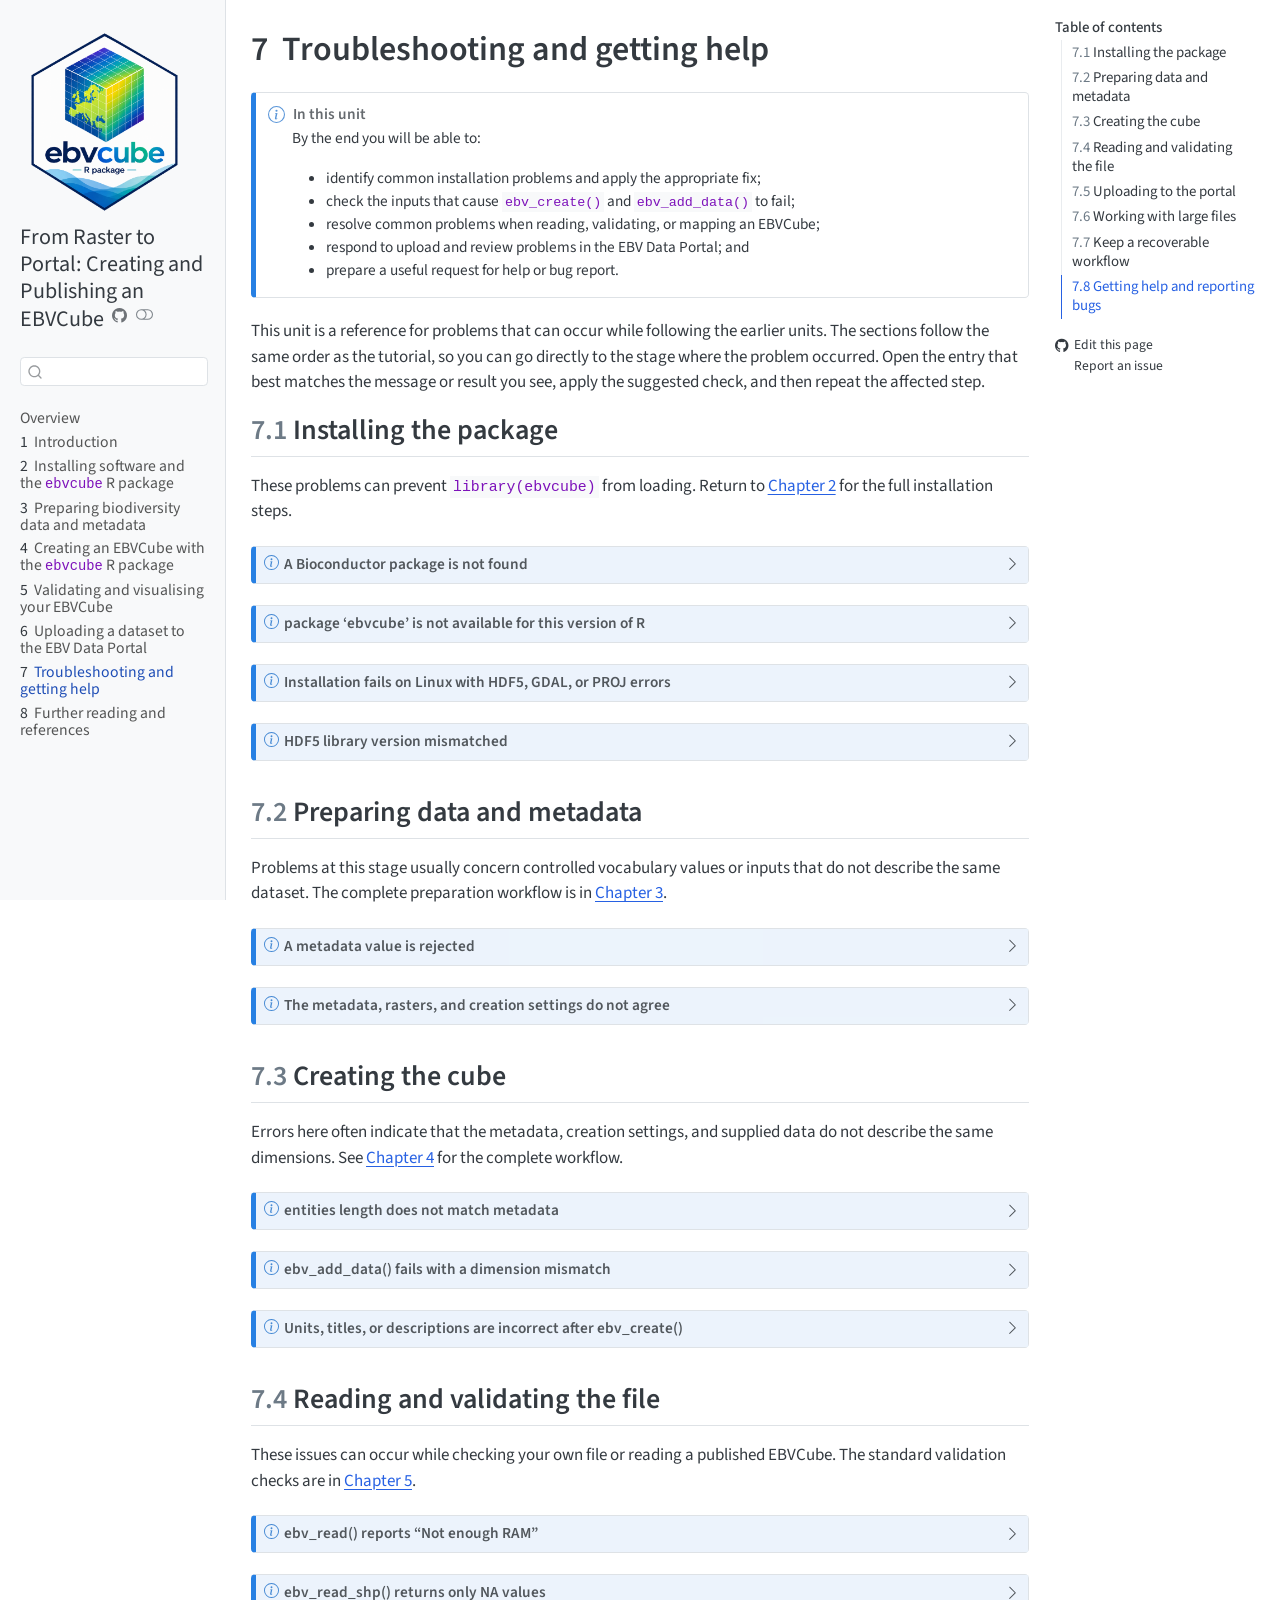
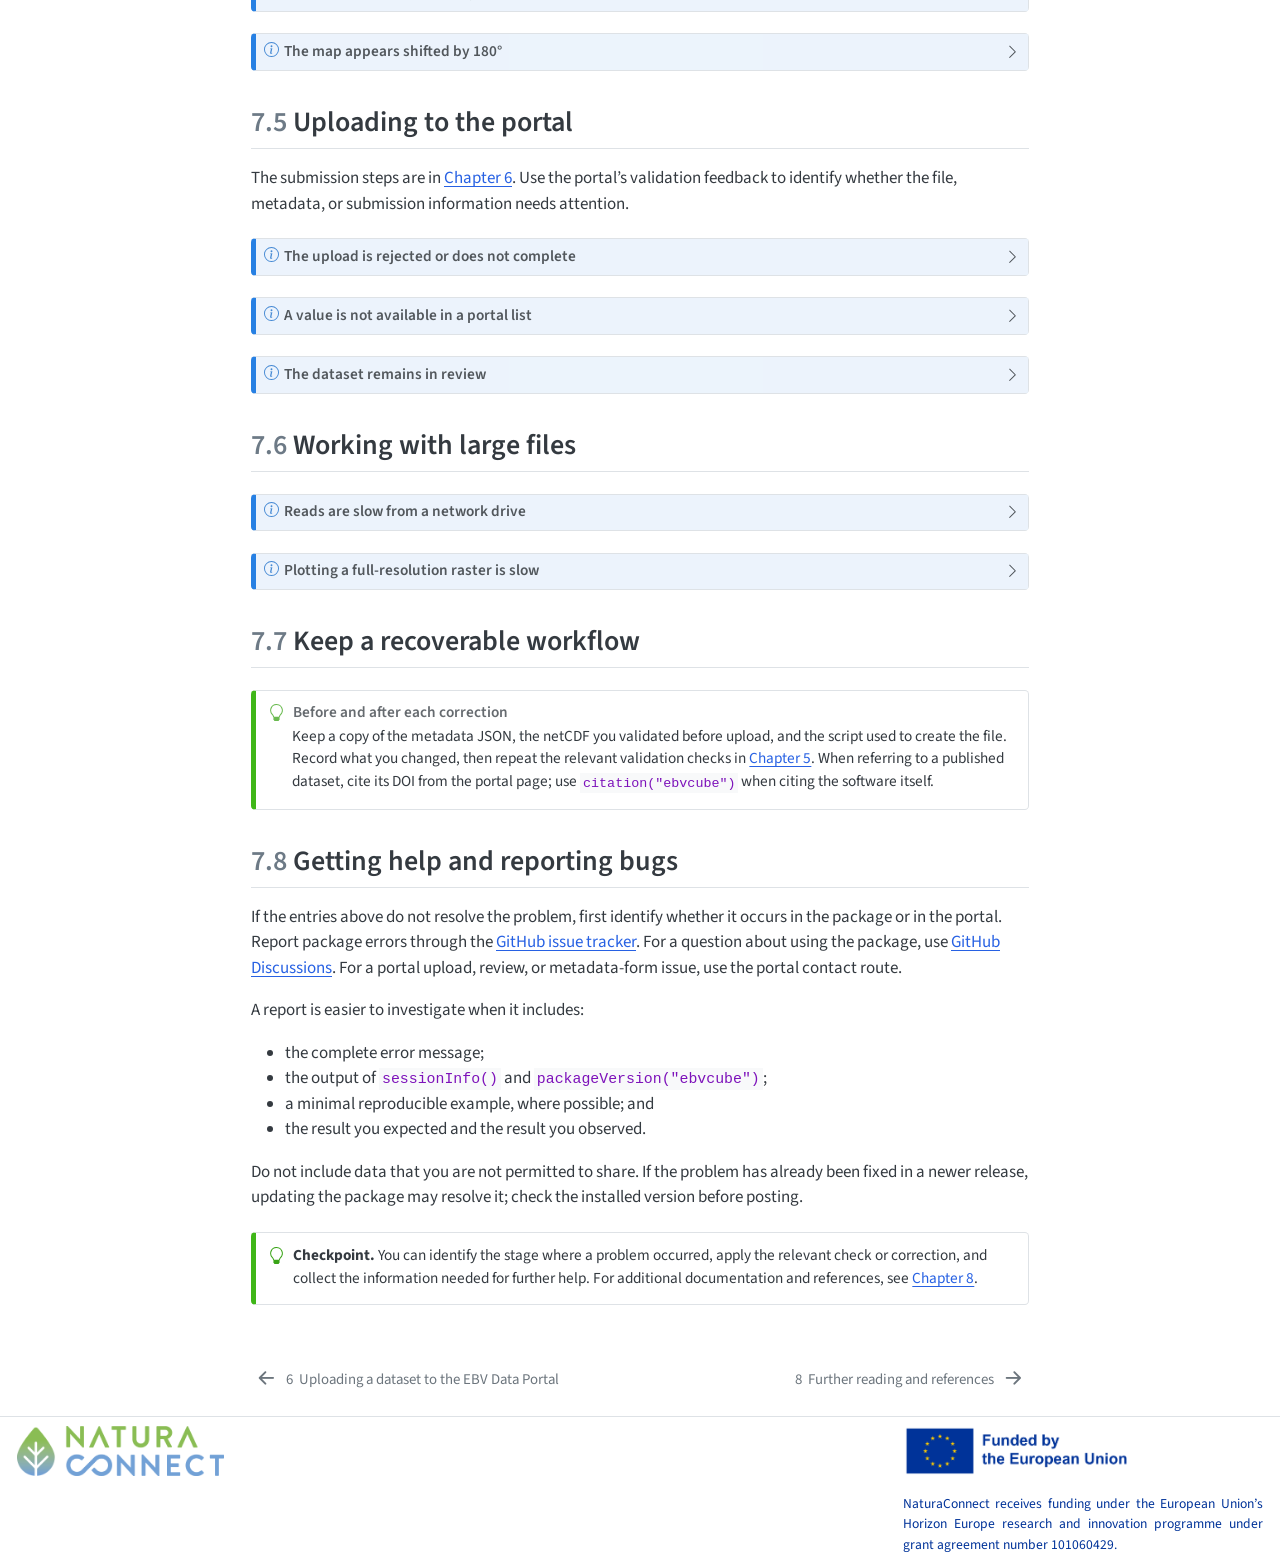
<file: 07-troubleshooting.html>
<!DOCTYPE html>
<html xmlns="http://www.w3.org/1999/xhtml" lang="en" xml:lang="en"><head>

<meta charset="utf-8">
<meta name="generator" content="quarto-1.5.56">

<meta name="viewport" content="width=device-width, initial-scale=1.0, user-scalable=yes">


<title>7&nbsp; Troubleshooting and getting help – From Raster to Portal: Creating and Publishing an EBVCube</title>
<style>
code{white-space: pre-wrap;}
span.smallcaps{font-variant: small-caps;}
div.columns{display: flex; gap: min(4vw, 1.5em);}
div.column{flex: auto; overflow-x: auto;}
div.hanging-indent{margin-left: 1.5em; text-indent: -1.5em;}
ul.task-list{list-style: none;}
ul.task-list li input[type="checkbox"] {
  width: 0.8em;
  margin: 0 0.8em 0.2em -1em; /* quarto-specific, see https://github.com/quarto-dev/quarto-cli/issues/4556 */ 
  vertical-align: middle;
}
/* CSS for syntax highlighting */
pre > code.sourceCode { white-space: pre; position: relative; }
pre > code.sourceCode > span { line-height: 1.25; }
pre > code.sourceCode > span:empty { height: 1.2em; }
.sourceCode { overflow: visible; }
code.sourceCode > span { color: inherit; text-decoration: inherit; }
div.sourceCode { margin: 1em 0; }
pre.sourceCode { margin: 0; }
@media screen {
div.sourceCode { overflow: auto; }
}
@media print {
pre > code.sourceCode { white-space: pre-wrap; }
pre > code.sourceCode > span { display: inline-block; text-indent: -5em; padding-left: 5em; }
}
pre.numberSource code
  { counter-reset: source-line 0; }
pre.numberSource code > span
  { position: relative; left: -4em; counter-increment: source-line; }
pre.numberSource code > span > a:first-child::before
  { content: counter(source-line);
    position: relative; left: -1em; text-align: right; vertical-align: baseline;
    border: none; display: inline-block;
    -webkit-touch-callout: none; -webkit-user-select: none;
    -khtml-user-select: none; -moz-user-select: none;
    -ms-user-select: none; user-select: none;
    padding: 0 4px; width: 4em;
  }
pre.numberSource { margin-left: 3em;  padding-left: 4px; }
div.sourceCode
  {   }
@media screen {
pre > code.sourceCode > span > a:first-child::before { text-decoration: underline; }
}
</style>


<script src="site_libs/quarto-nav/quarto-nav.js"></script>
<script src="site_libs/quarto-nav/headroom.min.js"></script>
<script src="site_libs/clipboard/clipboard.min.js"></script>
<script src="site_libs/quarto-search/autocomplete.umd.js"></script>
<script src="site_libs/quarto-search/fuse.min.js"></script>
<script src="site_libs/quarto-search/quarto-search.js"></script>
<meta name="quarto:offset" content="./">
<link href="./08-resources.html" rel="next">
<link href="./06-uploading.html" rel="prev">
<script src="site_libs/quarto-html/quarto.js"></script>
<script src="site_libs/quarto-html/popper.min.js"></script>
<script src="site_libs/quarto-html/tippy.umd.min.js"></script>
<script src="site_libs/quarto-html/anchor.min.js"></script>
<link href="site_libs/quarto-html/tippy.css" rel="stylesheet">
<link href="site_libs/quarto-html/quarto-syntax-highlighting.css" rel="stylesheet" class="quarto-color-scheme" id="quarto-text-highlighting-styles">
<link href="site_libs/quarto-html/quarto-syntax-highlighting-dark.css" rel="prefetch" class="quarto-color-scheme quarto-color-alternate" id="quarto-text-highlighting-styles">
<script src="site_libs/bootstrap/bootstrap.min.js"></script>
<link href="site_libs/bootstrap/bootstrap-icons.css" rel="stylesheet">
<link href="site_libs/bootstrap/bootstrap.min.css" rel="stylesheet" class="quarto-color-scheme" id="quarto-bootstrap" data-mode="light">
<link href="site_libs/bootstrap/bootstrap-dark.min.css" rel="prefetch" class="quarto-color-scheme quarto-color-alternate" id="quarto-bootstrap" data-mode="dark">
<script src="site_libs/quarto-contrib/glightbox/glightbox.min.js"></script>
<link href="site_libs/quarto-contrib/glightbox/glightbox.min.css" rel="stylesheet">
<link href="site_libs/quarto-contrib/glightbox/lightbox.css" rel="stylesheet">
<script id="quarto-search-options" type="application/json">{
  "location": "sidebar",
  "copy-button": false,
  "collapse-after": 3,
  "panel-placement": "start",
  "type": "textbox",
  "limit": 50,
  "keyboard-shortcut": [
    "f",
    "/",
    "s"
  ],
  "show-item-context": false,
  "language": {
    "search-no-results-text": "No results",
    "search-matching-documents-text": "matching documents",
    "search-copy-link-title": "Copy link to search",
    "search-hide-matches-text": "Hide additional matches",
    "search-more-match-text": "more match in this document",
    "search-more-matches-text": "more matches in this document",
    "search-clear-button-title": "Clear",
    "search-text-placeholder": "",
    "search-detached-cancel-button-title": "Cancel",
    "search-submit-button-title": "Submit",
    "search-label": "Search"
  }
}</script>


</head>

<body class="nav-sidebar docked">

<div id="quarto-search-results"></div>
  <header id="quarto-header" class="headroom fixed-top">
  <nav class="quarto-secondary-nav">
    <div class="container-fluid d-flex">
      <button type="button" class="quarto-btn-toggle btn" data-bs-toggle="collapse" role="button" data-bs-target=".quarto-sidebar-collapse-item" aria-controls="quarto-sidebar" aria-expanded="false" aria-label="Toggle sidebar navigation" onclick="if (window.quartoToggleHeadroom) { window.quartoToggleHeadroom(); }">
        <i class="bi bi-layout-text-sidebar-reverse"></i>
      </button>
        <nav class="quarto-page-breadcrumbs" aria-label="breadcrumb"><ol class="breadcrumb"><li class="breadcrumb-item"><a href="./07-troubleshooting.html"><span class="chapter-number">7</span>&nbsp; <span class="chapter-title">Troubleshooting and getting help</span></a></li></ol></nav>
        <a class="flex-grow-1" role="navigation" data-bs-toggle="collapse" data-bs-target=".quarto-sidebar-collapse-item" aria-controls="quarto-sidebar" aria-expanded="false" aria-label="Toggle sidebar navigation" onclick="if (window.quartoToggleHeadroom) { window.quartoToggleHeadroom(); }">      
        </a>
      <button type="button" class="btn quarto-search-button" aria-label="Search" onclick="window.quartoOpenSearch();">
        <i class="bi bi-search"></i>
      </button>
    </div>
  </nav>
</header>
<!-- content -->
<div id="quarto-content" class="quarto-container page-columns page-rows-contents page-layout-article">
<!-- sidebar -->
  <nav id="quarto-sidebar" class="sidebar collapse collapse-horizontal quarto-sidebar-collapse-item sidebar-navigation docked overflow-auto">
    <div class="pt-lg-2 mt-2 text-left sidebar-header sidebar-header-stacked">
      <a href="./index.html" class="sidebar-logo-link">
      <img src="./images/ebv_logo.png" alt="" class="sidebar-logo py-0 d-lg-inline d-none">
      </a>
    <div class="sidebar-title mb-0 py-0">
      <a href="./">From Raster to Portal: Creating and Publishing an EBVCube</a> 
        <div class="sidebar-tools-main">
    <a href="https://github.com/EBVcube/EBV_resources" title="Source Code" class="quarto-navigation-tool px-1" aria-label="Source Code"><i class="bi bi-github"></i></a>
  <a href="" class="quarto-color-scheme-toggle quarto-navigation-tool  px-1" onclick="window.quartoToggleColorScheme(); return false;" title="Toggle dark mode"><i class="bi"></i></a>
</div>
    </div>
      </div>
        <div class="mt-2 flex-shrink-0 align-items-center">
        <div class="sidebar-search">
        <div id="quarto-search" class="" title="Search"></div>
        </div>
        </div>
    <div class="sidebar-menu-container"> 
    <ul class="list-unstyled mt-1">
        <li class="sidebar-item">
  <div class="sidebar-item-container"> 
  <a href="./index.html" class="sidebar-item-text sidebar-link">
 <span class="menu-text">Overview</span></a>
  </div>
</li>
        <li class="sidebar-item">
  <div class="sidebar-item-container"> 
  <a href="./01-introduction.html" class="sidebar-item-text sidebar-link">
 <span class="menu-text"><span class="chapter-number">1</span>&nbsp; <span class="chapter-title">Introduction</span></span></a>
  </div>
</li>
        <li class="sidebar-item">
  <div class="sidebar-item-container"> 
  <a href="./02-installation.html" class="sidebar-item-text sidebar-link">
 <span class="menu-text"><span class="chapter-number">2</span>&nbsp; <span class="chapter-title">Installing software and the <code>ebvcube</code> R package</span></span></a>
  </div>
</li>
        <li class="sidebar-item">
  <div class="sidebar-item-container"> 
  <a href="./03-preparing-data.html" class="sidebar-item-text sidebar-link">
 <span class="menu-text"><span class="chapter-number">3</span>&nbsp; <span class="chapter-title">Preparing biodiversity data and metadata</span></span></a>
  </div>
</li>
        <li class="sidebar-item">
  <div class="sidebar-item-container"> 
  <a href="./04-creating-the-cube.html" class="sidebar-item-text sidebar-link">
 <span class="menu-text"><span class="chapter-number">4</span>&nbsp; <span class="chapter-title">Creating an EBVCube with the <code>ebvcube</code> R package</span></span></a>
  </div>
</li>
        <li class="sidebar-item">
  <div class="sidebar-item-container"> 
  <a href="./05-validating.html" class="sidebar-item-text sidebar-link">
 <span class="menu-text"><span class="chapter-number">5</span>&nbsp; <span class="chapter-title">Validating and visualising your EBVCube</span></span></a>
  </div>
</li>
        <li class="sidebar-item">
  <div class="sidebar-item-container"> 
  <a href="./06-uploading.html" class="sidebar-item-text sidebar-link">
 <span class="menu-text"><span class="chapter-number">6</span>&nbsp; <span class="chapter-title">Uploading a dataset to the EBV Data Portal</span></span></a>
  </div>
</li>
        <li class="sidebar-item">
  <div class="sidebar-item-container"> 
  <a href="./07-troubleshooting.html" class="sidebar-item-text sidebar-link active">
 <span class="menu-text"><span class="chapter-number">7</span>&nbsp; <span class="chapter-title">Troubleshooting and getting help</span></span></a>
  </div>
</li>
        <li class="sidebar-item">
  <div class="sidebar-item-container"> 
  <a href="./08-resources.html" class="sidebar-item-text sidebar-link">
 <span class="menu-text"><span class="chapter-number">8</span>&nbsp; <span class="chapter-title">Further reading and references</span></span></a>
  </div>
</li>
    </ul>
    </div>
</nav>
<div id="quarto-sidebar-glass" class="quarto-sidebar-collapse-item" data-bs-toggle="collapse" data-bs-target=".quarto-sidebar-collapse-item"></div>
<!-- margin-sidebar -->
    <div id="quarto-margin-sidebar" class="sidebar margin-sidebar">
        <nav id="TOC" role="doc-toc" class="toc-active">
    <h2 id="toc-title">Table of contents</h2>
   
  <ul>
  <li><a href="#installing-the-package" id="toc-installing-the-package" class="nav-link active" data-scroll-target="#installing-the-package"><span class="header-section-number">7.1</span> Installing the package</a></li>
  <li><a href="#preparing-data-and-metadata" id="toc-preparing-data-and-metadata" class="nav-link" data-scroll-target="#preparing-data-and-metadata"><span class="header-section-number">7.2</span> Preparing data and metadata</a></li>
  <li><a href="#creating-the-cube" id="toc-creating-the-cube" class="nav-link" data-scroll-target="#creating-the-cube"><span class="header-section-number">7.3</span> Creating the cube</a></li>
  <li><a href="#reading-and-validating-the-file" id="toc-reading-and-validating-the-file" class="nav-link" data-scroll-target="#reading-and-validating-the-file"><span class="header-section-number">7.4</span> Reading and validating the file</a></li>
  <li><a href="#uploading-to-the-portal" id="toc-uploading-to-the-portal" class="nav-link" data-scroll-target="#uploading-to-the-portal"><span class="header-section-number">7.5</span> Uploading to the portal</a></li>
  <li><a href="#working-with-large-files" id="toc-working-with-large-files" class="nav-link" data-scroll-target="#working-with-large-files"><span class="header-section-number">7.6</span> Working with large files</a></li>
  <li><a href="#keep-a-recoverable-workflow" id="toc-keep-a-recoverable-workflow" class="nav-link" data-scroll-target="#keep-a-recoverable-workflow"><span class="header-section-number">7.7</span> Keep a recoverable workflow</a></li>
  <li><a href="#getting-help-and-reporting-bugs" id="toc-getting-help-and-reporting-bugs" class="nav-link" data-scroll-target="#getting-help-and-reporting-bugs"><span class="header-section-number">7.8</span> Getting help and reporting bugs</a></li>
  </ul>
<div class="toc-actions"><ul><li><a href="https://github.com/EBVcube/EBV_resources/edit/main/07-troubleshooting.qmd" class="toc-action"><i class="bi bi-github"></i>Edit this page</a></li><li><a href="https://github.com/EBVcube/EBV_resources/issues/new" class="toc-action"><i class="bi empty"></i>Report an issue</a></li></ul></div></nav>
    </div>
<!-- main -->
<main class="content" id="quarto-document-content">

<header id="title-block-header" class="quarto-title-block default">
<div class="quarto-title">
<h1 class="title"><span id="sec-troubleshooting" class="quarto-section-identifier"><span class="chapter-number">7</span>&nbsp; <span class="chapter-title">Troubleshooting and getting help</span></span></h1>
</div>



<div class="quarto-title-meta">

    
  
    
  </div>
  


</header>


<div class="callout callout-style-simple callout-note callout-titled" title="In this unit">
<div class="callout-header d-flex align-content-center">
<div class="callout-icon-container">
<i class="callout-icon"></i>
</div>
<div class="callout-title-container flex-fill">
In this unit
</div>
</div>
<div class="callout-body-container callout-body">
<p>By the end you will be able to:</p>
<ul>
<li>identify common installation problems and apply the appropriate fix;</li>
<li>check the inputs that cause <code>ebv_create()</code> and <code>ebv_add_data()</code> to fail;</li>
<li>resolve common problems when reading, validating, or mapping an EBVCube;</li>
<li>respond to upload and review problems in the EBV Data Portal; and</li>
<li>prepare a useful request for help or bug report.</li>
</ul>
</div>
</div>
<p>This unit is a reference for problems that can occur while following the earlier units. The sections follow the same order as the tutorial, so you can go directly to the stage where the problem occurred. Open the entry that best matches the message or result you see, apply the suggested check, and then repeat the affected step.</p>
<section id="installing-the-package" class="level2" data-number="7.1">
<h2 data-number="7.1" class="anchored" data-anchor-id="installing-the-package"><span class="header-section-number">7.1</span> Installing the package</h2>
<p>These problems can prevent <code>library(ebvcube)</code> from loading. Return to <a href="02-installation.html" class="quarto-xref"><span>Chapter 2</span></a> for the full installation steps.</p>
<div class="callout callout-style-default callout-note callout-titled" title="A Bioconductor package is not found">
<div class="callout-header d-flex align-content-center" data-bs-toggle="collapse" data-bs-target=".callout-2-contents" aria-controls="callout-2" aria-expanded="false" aria-label="Toggle callout">
<div class="callout-icon-container">
<i class="callout-icon"></i>
</div>
<div class="callout-title-container flex-fill">
A Bioconductor package is not found
</div>
<div class="callout-btn-toggle d-inline-block border-0 py-1 ps-1 pe-0 float-end"><i class="callout-toggle"></i></div>
</div>
<div id="callout-2" class="callout-2-contents callout-collapse collapse">
<div class="callout-body-container callout-body">
<p>An error such as <code>there is no package called 'rhdf5'</code>, <code>DelayedArray</code>, or <code>HDF5Array</code> means that a required Bioconductor dependency is unavailable. Install the dependencies, then restart R and try loading <code>ebvcube</code> again:</p>
<div class="cell" data-layout-align="center">
<div class="sourceCode cell-code" id="cb1"><pre class="sourceCode r code-with-copy"><code class="sourceCode r"><span id="cb1-1"><a href="#cb1-1" aria-hidden="true" tabindex="-1"></a><span class="fu">install.packages</span>(<span class="st">"BiocManager"</span>)</span>
<span id="cb1-2"><a href="#cb1-2" aria-hidden="true" tabindex="-1"></a>BiocManager<span class="sc">::</span><span class="fu">install</span>(<span class="fu">c</span>(<span class="st">"rhdf5"</span>, <span class="st">"DelayedArray"</span>, <span class="st">"HDF5Array"</span>))</span>
<span id="cb1-3"><a href="#cb1-3" aria-hidden="true" tabindex="-1"></a></span>
<span id="cb1-4"><a href="#cb1-4" aria-hidden="true" tabindex="-1"></a><span class="fu">library</span>(ebvcube)</span></code><button title="Copy to Clipboard" class="code-copy-button"><i class="bi"></i></button></pre></div>
</div>
<p>If <code>BiocManager</code> is already installed, the first line can be skipped. It selects the Bioconductor release that is compatible with your R version.</p>
</div>
</div>
</div>
<div class="callout callout-style-default callout-note callout-titled" title="package 'ebvcube' is not available for this version of R">
<div class="callout-header d-flex align-content-center" data-bs-toggle="collapse" data-bs-target=".callout-3-contents" aria-controls="callout-3" aria-expanded="false" aria-label="Toggle callout">
<div class="callout-icon-container">
<i class="callout-icon"></i>
</div>
<div class="callout-title-container flex-fill">
package ‘ebvcube’ is not available for this version of R
</div>
<div class="callout-btn-toggle d-inline-block border-0 py-1 ps-1 pe-0 float-end"><i class="callout-toggle"></i></div>
</div>
<div id="callout-3" class="callout-3-contents callout-collapse collapse">
<div class="callout-body-container callout-body">
<p>First check the installed R version:</p>
<div class="cell" data-layout-align="center">
<div class="sourceCode cell-code" id="cb2"><pre class="sourceCode r code-with-copy"><code class="sourceCode r"><span id="cb2-1"><a href="#cb2-1" aria-hidden="true" tabindex="-1"></a>R.version.string</span></code><button title="Copy to Clipboard" class="code-copy-button"><i class="bi"></i></button></pre></div>
</div>
<p><code>ebvcube</code> requires R 4.2.0 or later. Update R if the installed version is older, then repeat the installation in <a href="02-installation.html" class="quarto-xref"><span>Chapter 2</span></a>. If updating R is not possible, use a package version documented as compatible with your R version; check the package release notes before selecting a version.</p>
</div>
</div>
</div>
<div class="callout callout-style-default callout-note callout-titled" title="Installation fails on Linux with HDF5, GDAL, or PROJ errors">
<div class="callout-header d-flex align-content-center" data-bs-toggle="collapse" data-bs-target=".callout-4-contents" aria-controls="callout-4" aria-expanded="false" aria-label="Toggle callout">
<div class="callout-icon-container">
<i class="callout-icon"></i>
</div>
<div class="callout-title-container flex-fill">
Installation fails on Linux with HDF5, GDAL, or PROJ errors
</div>
<div class="callout-btn-toggle d-inline-block border-0 py-1 ps-1 pe-0 float-end"><i class="callout-toggle"></i></div>
</div>
<div id="callout-4" class="callout-4-contents callout-collapse collapse">
<div class="callout-body-container callout-body">
<p>This can indicate that the system libraries required by <code>rhdf5</code> or <code>terra</code> are missing. On Debian or Ubuntu, install the libraries from a terminal:</p>
<div class="sourceCode" id="cb3"><pre class="sourceCode bash code-with-copy"><code class="sourceCode bash"><span id="cb3-1"><a href="#cb3-1" aria-hidden="true" tabindex="-1"></a><span class="fu">sudo</span> apt-get install libhdf5-dev libgdal-dev libproj-dev libgeos-dev libudunits2-dev</span></code><button title="Copy to Clipboard" class="code-copy-button"><i class="bi"></i></button></pre></div>
<p>Then reinstall the dependency named in the error message, rather than only reinstalling <code>ebvcube</code>. Package names and installation commands differ on other Linux distributions; use the equivalent packages supplied by that distribution.</p>
</div>
</div>
</div>
<div class="callout callout-style-default callout-note callout-titled" title="HDF5 library version mismatched">
<div class="callout-header d-flex align-content-center" data-bs-toggle="collapse" data-bs-target=".callout-5-contents" aria-controls="callout-5" aria-expanded="false" aria-label="Toggle callout">
<div class="callout-icon-container">
<i class="callout-icon"></i>
</div>
<div class="callout-title-container flex-fill">
HDF5 library version mismatched
</div>
<div class="callout-btn-toggle d-inline-block border-0 py-1 ps-1 pe-0 float-end"><i class="callout-toggle"></i></div>
</div>
<div id="callout-5" class="callout-5-contents callout-collapse collapse">
<div class="callout-body-container callout-body">
<p>An <code>HDF5 library version mismatched</code> error can occur when <code>rhdf5</code> was built against a different HDF5 library from the one loaded by R. Close all R sessions, start a clean session, and reinstall <code>rhdf5</code>:</p>
<div class="cell" data-layout-align="center">
<div class="sourceCode cell-code" id="cb4"><pre class="sourceCode r code-with-copy"><code class="sourceCode r"><span id="cb4-1"><a href="#cb4-1" aria-hidden="true" tabindex="-1"></a><span class="fu">remove.packages</span>(<span class="st">"rhdf5"</span>)</span>
<span id="cb4-2"><a href="#cb4-2" aria-hidden="true" tabindex="-1"></a>BiocManager<span class="sc">::</span><span class="fu">install</span>(<span class="st">"rhdf5"</span>, <span class="at">force =</span> <span class="cn">TRUE</span>)</span></code><button title="Copy to Clipboard" class="code-copy-button"><i class="bi"></i></button></pre></div>
</div>
<p>Then restart R once more and retry the operation.</p>
</div>
</div>
</div>
</section>
<section id="preparing-data-and-metadata" class="level2" data-number="7.2">
<h2 data-number="7.2" class="anchored" data-anchor-id="preparing-data-and-metadata"><span class="header-section-number">7.2</span> Preparing data and metadata</h2>
<p>Problems at this stage usually concern controlled vocabulary values or inputs that do not describe the same dataset. The complete preparation workflow is in <a href="03-preparing-data.html" class="quarto-xref"><span>Chapter 3</span></a>.</p>
<div class="callout callout-style-default callout-note callout-titled" title="A metadata value is rejected">
<div class="callout-header d-flex align-content-center" data-bs-toggle="collapse" data-bs-target=".callout-6-contents" aria-controls="callout-6" aria-expanded="false" aria-label="Toggle callout">
<div class="callout-icon-container">
<i class="callout-icon"></i>
</div>
<div class="callout-title-container flex-fill">
A metadata value is rejected
</div>
<div class="callout-btn-toggle d-inline-block border-0 py-1 ps-1 pe-0 float-end"><i class="callout-toggle"></i></div>
</div>
<div id="callout-6" class="callout-6-contents callout-collapse collapse">
<div class="callout-body-container callout-body">
<p>Fields such as <code>ebv_class</code>, <code>ebv_name</code>, and <code>ebv_entity_type</code> accept controlled vocabulary values. If <code>ebv_metadata()</code> or the portal form rejects a value, compare it with the available options in the portal form or the accepted values in <code>?ebv_metadata</code>. Use the listed wording rather than a close alternative.</p>
</div>
</div>
</div>
<div class="callout callout-style-default callout-note callout-titled" title="The metadata, rasters, and creation settings do not agree">
<div class="callout-header d-flex align-content-center" data-bs-toggle="collapse" data-bs-target=".callout-7-contents" aria-controls="callout-7" aria-expanded="false" aria-label="Toggle callout">
<div class="callout-icon-container">
<i class="callout-icon"></i>
</div>
<div class="callout-title-container flex-fill">
The metadata, rasters, and creation settings do not agree
</div>
<div class="callout-btn-toggle d-inline-block border-0 py-1 ps-1 pe-0 float-end"><i class="callout-toggle"></i></div>
</div>
<div id="callout-7" class="callout-7-contents callout-collapse collapse">
<div class="callout-body-container callout-body">
<p>Before creating the file, confirm that the spatial layers have a common coordinate reference system, extent, and resolution; that their ordering matches the entity names and time steps; and that the metadata JSON describes the same metrics and scenarios. These checks prevent most dimension and indexing problems during cube creation.</p>
</div>
</div>
</div>
</section>
<section id="creating-the-cube" class="level2" data-number="7.3">
<h2 data-number="7.3" class="anchored" data-anchor-id="creating-the-cube"><span class="header-section-number">7.3</span> Creating the cube</h2>
<p>Errors here often indicate that the metadata, creation settings, and supplied data do not describe the same dimensions. See <a href="04-creating-the-cube.html" class="quarto-xref"><span>Chapter 4</span></a> for the complete workflow.</p>
<div class="callout callout-style-default callout-note callout-titled" title="entities length does not match metadata">
<div class="callout-header d-flex align-content-center" data-bs-toggle="collapse" data-bs-target=".callout-8-contents" aria-controls="callout-8" aria-expanded="false" aria-label="Toggle callout">
<div class="callout-icon-container">
<i class="callout-icon"></i>
</div>
<div class="callout-title-container flex-fill">
entities length does not match metadata
</div>
<div class="callout-btn-toggle d-inline-block border-0 py-1 ps-1 pe-0 float-end"><i class="callout-toggle"></i></div>
</div>
<div id="callout-8" class="callout-8-contents callout-collapse collapse">
<div class="callout-body-container callout-body">
<p><code>ebv_create()</code> requires one entity name for each entity declared by the metadata JSON. Compare the vector you supplied with the metadata, then correct the vector or JSON so their entity counts agree. Keep the entity order consistent with the order of the data supplied later.</p>
</div>
</div>
</div>
<div class="callout callout-style-default callout-note callout-titled" title="ebv_add_data() fails with a dimension mismatch">
<div class="callout-header d-flex align-content-center" data-bs-toggle="collapse" data-bs-target=".callout-9-contents" aria-controls="callout-9" aria-expanded="false" aria-label="Toggle callout">
<div class="callout-icon-container">
<i class="callout-icon"></i>
</div>
<div class="callout-title-container flex-fill">
ebv_add_data() fails with a dimension mismatch
</div>
<div class="callout-btn-toggle d-inline-block border-0 py-1 ps-1 pe-0 float-end"><i class="callout-toggle"></i></div>
</div>
<div id="callout-9" class="callout-9-contents callout-collapse collapse">
<div class="callout-body-container callout-body">
<p>This error can occur when the raster does not match the target cube’s coordinate reference system, resolution, extent, or number of layers. Read one target slice to use as a grid template, then align the input raster before adding it:</p>
<div class="cell" data-layout-align="center">
<div class="sourceCode cell-code" id="cb5"><pre class="sourceCode r code-with-copy"><code class="sourceCode r"><span id="cb5-1"><a href="#cb5-1" aria-hidden="true" tabindex="-1"></a>target_r <span class="ot">&lt;-</span> <span class="fu">ebv_read</span>(</span>
<span id="cb5-2"><a href="#cb5-2" aria-hidden="true" tabindex="-1"></a>  new_nc, <span class="st">"scenario_1/metric_1/ebv_cube"</span>,</span>
<span id="cb5-3"><a href="#cb5-3" aria-hidden="true" tabindex="-1"></a>  <span class="at">entity =</span> <span class="dv">1</span>, <span class="at">timestep =</span> <span class="dv">1</span>, <span class="at">type =</span> <span class="st">"r"</span>, <span class="at">verbose =</span> <span class="cn">FALSE</span></span>
<span id="cb5-4"><a href="#cb5-4" aria-hidden="true" tabindex="-1"></a>)</span>
<span id="cb5-5"><a href="#cb5-5" aria-hidden="true" tabindex="-1"></a></span>
<span id="cb5-6"><a href="#cb5-6" aria-hidden="true" tabindex="-1"></a>r <span class="ot">&lt;-</span> terra<span class="sc">::</span><span class="fu">rast</span>(<span class="st">"your_data.tif"</span>)</span>
<span id="cb5-7"><a href="#cb5-7" aria-hidden="true" tabindex="-1"></a>r_aligned <span class="ot">&lt;-</span> terra<span class="sc">::</span><span class="fu">project</span>(r, target_r)</span>
<span id="cb5-8"><a href="#cb5-8" aria-hidden="true" tabindex="-1"></a>terra<span class="sc">::</span><span class="fu">writeRaster</span>(r_aligned, <span class="st">"your_data_aligned.tif"</span>, <span class="at">overwrite =</span> <span class="cn">TRUE</span>)</span></code><button title="Copy to Clipboard" class="code-copy-button"><i class="bi"></i></button></pre></div>
</div>
<p>Replace the data-cube path, entity, and time step with a valid target in your file. Before calling <code>ebv_add_data()</code>, also check that the raster layers correspond to the time steps you provide.</p>
</div>
</div>
</div>
<div class="callout callout-style-default callout-note callout-titled" title="Units, titles, or descriptions are incorrect after ebv_create()">
<div class="callout-header d-flex align-content-center" data-bs-toggle="collapse" data-bs-target=".callout-10-contents" aria-controls="callout-10" aria-expanded="false" aria-label="Toggle callout">
<div class="callout-icon-container">
<i class="callout-icon"></i>
</div>
<div class="callout-title-container flex-fill">
Units, titles, or descriptions are incorrect after ebv_create()
</div>
<div class="callout-btn-toggle d-inline-block border-0 py-1 ps-1 pe-0 float-end"><i class="callout-toggle"></i></div>
</div>
<div id="callout-10" class="callout-10-contents callout-collapse collapse">
<div class="callout-body-container callout-body">
<p>Correct the affected attribute with <code>ebv_attribute()</code>, as shown in <a href="04-creating-the-cube.html" class="quarto-xref"><span>Chapter 4</span></a>, then repeat the relevant checks in <a href="05-validating.html" class="quarto-xref"><span>Chapter 5</span></a>. Rebuilding the netCDF is not required solely to correct an attribute.</p>
</div>
</div>
</div>
</section>
<section id="reading-and-validating-the-file" class="level2" data-number="7.4">
<h2 data-number="7.4" class="anchored" data-anchor-id="reading-and-validating-the-file"><span class="header-section-number">7.4</span> Reading and validating the file</h2>
<p>These issues can occur while checking your own file or reading a published EBVCube. The standard validation checks are in <a href="05-validating.html" class="quarto-xref"><span>Chapter 5</span></a>.</p>
<div class="callout callout-style-default callout-note callout-titled" title="ebv_read() reports &quot;Not enough RAM&quot;">
<div class="callout-header d-flex align-content-center" data-bs-toggle="collapse" data-bs-target=".callout-11-contents" aria-controls="callout-11" aria-expanded="false" aria-label="Toggle callout">
<div class="callout-icon-container">
<i class="callout-icon"></i>
</div>
<div class="callout-title-container flex-fill">
ebv_read() reports “Not enough RAM”
</div>
<div class="callout-btn-toggle d-inline-block border-0 py-1 ps-1 pe-0 float-end"><i class="callout-toggle"></i></div>
</div>
<div id="callout-11" class="callout-11-contents callout-collapse collapse">
<div class="callout-body-container callout-body">
<p>The selected cube or slice is larger than the available memory limit. Reduce the amount read by using <code>ebv_read_bb()</code> for a bounding box or <code>ebv_read_shp()</code> for a polygon, or use <code>type = "da"</code> to work with a <code>DelayedArray</code> on disk. <code>ignore_RAM = TRUE</code> disables the package’s safety check; it does not reduce the amount of memory a normal read requires.</p>
</div>
</div>
</div>
<div class="callout callout-style-default callout-note callout-titled" title="ebv_read_shp() returns only NA values">
<div class="callout-header d-flex align-content-center" data-bs-toggle="collapse" data-bs-target=".callout-12-contents" aria-controls="callout-12" aria-expanded="false" aria-label="Toggle callout">
<div class="callout-icon-container">
<i class="callout-icon"></i>
</div>
<div class="callout-title-container flex-fill">
ebv_read_shp() returns only NA values
</div>
<div class="callout-btn-toggle d-inline-block border-0 py-1 ps-1 pe-0 float-end"><i class="callout-toggle"></i></div>
</div>
<div id="callout-12" class="callout-12-contents callout-collapse collapse">
<div class="callout-body-container callout-body">
<p>First check whether the polygon overlaps the cube’s extent. If it does, compare its coordinate reference system with a raster read from the cube. Reproject the polygon to the target raster’s CRS before saving it and trying the subset again:</p>
<div class="cell" data-layout-align="center">
<div class="sourceCode cell-code" id="cb6"><pre class="sourceCode r code-with-copy"><code class="sourceCode r"><span id="cb6-1"><a href="#cb6-1" aria-hidden="true" tabindex="-1"></a>target_r <span class="ot">&lt;-</span> <span class="fu">ebv_read</span>(nc, dc, <span class="at">entity =</span> <span class="dv">1</span>, <span class="at">timestep =</span> <span class="dv">1</span>, <span class="at">type =</span> <span class="st">"r"</span>,</span>
<span id="cb6-2"><a href="#cb6-2" aria-hidden="true" tabindex="-1"></a>                     <span class="at">verbose =</span> <span class="cn">FALSE</span>)</span>
<span id="cb6-3"><a href="#cb6-3" aria-hidden="true" tabindex="-1"></a>shp_aligned <span class="ot">&lt;-</span> sf<span class="sc">::</span><span class="fu">st_transform</span>(sf<span class="sc">::</span><span class="fu">st_read</span>(shp), terra<span class="sc">::</span><span class="fu">crs</span>(target_r))</span>
<span id="cb6-4"><a href="#cb6-4" aria-hidden="true" tabindex="-1"></a>sf<span class="sc">::</span><span class="fu">st_write</span>(shp_aligned, <span class="st">"shp_aligned.shp"</span>, <span class="at">delete_dsn =</span> <span class="cn">TRUE</span>)</span>
<span id="cb6-5"><a href="#cb6-5" aria-hidden="true" tabindex="-1"></a></span>
<span id="cb6-6"><a href="#cb6-6" aria-hidden="true" tabindex="-1"></a>terra<span class="sc">::</span><span class="fu">ext</span>(target_r)</span>
<span id="cb6-7"><a href="#cb6-7" aria-hidden="true" tabindex="-1"></a>sf<span class="sc">::</span><span class="fu">st_bbox</span>(shp_aligned)</span></code><button title="Copy to Clipboard" class="code-copy-button"><i class="bi"></i></button></pre></div>
</div>
<p>The final two lines provide the two extents for comparison. Use the saved, aligned shapefile in <code>ebv_read_shp()</code> only when the extents overlap.</p>
</div>
</div>
</div>
<div class="callout callout-style-default callout-note callout-titled" title="The map appears shifted by 180°">
<div class="callout-header d-flex align-content-center" data-bs-toggle="collapse" data-bs-target=".callout-13-contents" aria-controls="callout-13" aria-expanded="false" aria-label="Toggle callout">
<div class="callout-icon-container">
<i class="callout-icon"></i>
</div>
<div class="callout-title-container flex-fill">
The map appears shifted by 180°
</div>
<div class="callout-btn-toggle d-inline-block border-0 py-1 ps-1 pe-0 float-end"><i class="callout-toggle"></i></div>
</div>
<div id="callout-13" class="callout-13-contents callout-collapse collapse">
<div class="callout-body-container callout-body">
<p>This can occur when the raster uses longitudes from <code>[0, 360]</code> and a basemap uses <code>[-180, 180]</code>. When creating a custom map from <code>ebv_read()</code>, rotate the display raster before plotting:</p>
<div class="cell" data-layout-align="center">
<div class="sourceCode cell-code" id="cb7"><pre class="sourceCode r code-with-copy"><code class="sourceCode r"><span id="cb7-1"><a href="#cb7-1" aria-hidden="true" tabindex="-1"></a>r <span class="ot">&lt;-</span> <span class="fu">ebv_read</span>(nc, dc, <span class="at">entity =</span> entity, <span class="at">timestep =</span> timestep, <span class="at">type =</span> <span class="st">"r"</span>)</span>
<span id="cb7-2"><a href="#cb7-2" aria-hidden="true" tabindex="-1"></a>r <span class="ot">&lt;-</span> terra<span class="sc">::</span><span class="fu">rotate</span>(r)</span></code><button title="Copy to Clipboard" class="code-copy-button"><i class="bi"></i></button></pre></div>
</div>
<p>This changes the raster used for display, not the EBVCube file.</p>
</div>
</div>
</div>
</section>
<section id="uploading-to-the-portal" class="level2" data-number="7.5">
<h2 data-number="7.5" class="anchored" data-anchor-id="uploading-to-the-portal"><span class="header-section-number">7.5</span> Uploading to the portal</h2>
<p>The submission steps are in <a href="06-uploading.html" class="quarto-xref"><span>Chapter 6</span></a>. Use the portal’s validation feedback to identify whether the file, metadata, or submission information needs attention.</p>
<div class="callout callout-style-default callout-note callout-titled" title="The upload is rejected or does not complete">
<div class="callout-header d-flex align-content-center" data-bs-toggle="collapse" data-bs-target=".callout-14-contents" aria-controls="callout-14" aria-expanded="false" aria-label="Toggle callout">
<div class="callout-icon-container">
<i class="callout-icon"></i>
</div>
<div class="callout-title-container flex-fill">
The upload is rejected or does not complete
</div>
<div class="callout-btn-toggle d-inline-block border-0 py-1 ps-1 pe-0 float-end"><i class="callout-toggle"></i></div>
</div>
<div id="callout-14" class="callout-14-contents callout-collapse collapse">
<div class="callout-body-container callout-body">
<p>Run the checklist in <a href="05-validating.html" class="quarto-xref"><span>Chapter 5</span></a> again and correct any reported issue before uploading a revised file. Confirm that the file and portal fields refer to the same dataset and that the upload has finished before leaving the page. If the problem continues after a successful local validation, record the portal message, the time of the attempt, and the dataset draft or submission identifier, then contact the portal team through the dataset page or GEO BON contact route.</p>
</div>
</div>
</div>
<div class="callout callout-style-default callout-note callout-titled" title="A value is not available in a portal list">
<div class="callout-header d-flex align-content-center" data-bs-toggle="collapse" data-bs-target=".callout-15-contents" aria-controls="callout-15" aria-expanded="false" aria-label="Toggle callout">
<div class="callout-icon-container">
<i class="callout-icon"></i>
</div>
<div class="callout-title-container flex-fill">
A value is not available in a portal list
</div>
<div class="callout-btn-toggle d-inline-block border-0 py-1 ps-1 pe-0 float-end"><i class="callout-toggle"></i></div>
</div>
<div id="callout-15" class="callout-15-contents callout-collapse collapse">
<div class="callout-body-container callout-body">
<p>The portal lists the values it accepts for controlled fields. Select a term only when it accurately describes the dataset. If none of the available terms fits, ask the portal team for guidance rather than substituting an inaccurate value or editing the metadata to bypass the form.</p>
</div>
</div>
</div>
<div class="callout callout-style-default callout-note callout-titled" title="The dataset remains in review">
<div class="callout-header d-flex align-content-center" data-bs-toggle="collapse" data-bs-target=".callout-16-contents" aria-controls="callout-16" aria-expanded="false" aria-label="Toggle callout">
<div class="callout-icon-container">
<i class="callout-icon"></i>
</div>
<div class="callout-title-container flex-fill">
The dataset remains in review
</div>
<div class="callout-btn-toggle d-inline-block border-0 py-1 ps-1 pe-0 float-end"><i class="callout-toggle"></i></div>
</div>
<div id="callout-16" class="callout-16-contents callout-collapse collapse">
<div class="callout-body-container callout-body">
<p>Review requires action by the portal team and may result in a request for changes. Check the submission page and the email address associated with the account for feedback. If there has been no update after a reasonable review period, contact the portal team with the dataset identifier and submission date.</p>
</div>
</div>
</div>
</section>
<section id="working-with-large-files" class="level2" data-number="7.6">
<h2 data-number="7.6" class="anchored" data-anchor-id="working-with-large-files"><span class="header-section-number">7.6</span> Working with large files</h2>
<div class="callout callout-style-default callout-note callout-titled" title="Reads are slow from a network drive">
<div class="callout-header d-flex align-content-center" data-bs-toggle="collapse" data-bs-target=".callout-17-contents" aria-controls="callout-17" aria-expanded="false" aria-label="Toggle callout">
<div class="callout-icon-container">
<i class="callout-icon"></i>
</div>
<div class="callout-title-container flex-fill">
Reads are slow from a network drive
</div>
<div class="callout-btn-toggle d-inline-block border-0 py-1 ps-1 pe-0 float-end"><i class="callout-toggle"></i></div>
</div>
<div id="callout-17" class="callout-17-contents callout-collapse collapse">
<div class="callout-body-container callout-body">
<p>netCDF/HDF5 files can require many small reads. A network drive can add delay to each one. Where your data-handling policy permits it, copy the file to a local working directory before reading it:</p>
<div class="cell" data-layout-align="center">
<div class="sourceCode cell-code" id="cb8"><pre class="sourceCode r code-with-copy"><code class="sourceCode r"><span id="cb8-1"><a href="#cb8-1" aria-hidden="true" tabindex="-1"></a>local_nc <span class="ot">&lt;-</span> <span class="fu">file.path</span>(<span class="fu">tempdir</span>(), <span class="fu">basename</span>(nc))</span>
<span id="cb8-2"><a href="#cb8-2" aria-hidden="true" tabindex="-1"></a><span class="fu">file.copy</span>(nc, local_nc, <span class="at">overwrite =</span> <span class="cn">TRUE</span>)</span></code><button title="Copy to Clipboard" class="code-copy-button"><i class="bi"></i></button></pre></div>
</div>
<p>Use <code>local_nc</code> for the read, while retaining the original file unchanged.</p>
</div>
</div>
</div>
<div class="callout callout-style-default callout-note callout-titled" title="Plotting a full-resolution raster is slow">
<div class="callout-header d-flex align-content-center" data-bs-toggle="collapse" data-bs-target=".callout-18-contents" aria-controls="callout-18" aria-expanded="false" aria-label="Toggle callout">
<div class="callout-icon-container">
<i class="callout-icon"></i>
</div>
<div class="callout-title-container flex-fill">
Plotting a full-resolution raster is slow
</div>
<div class="callout-btn-toggle d-inline-block border-0 py-1 ps-1 pe-0 float-end"><i class="callout-toggle"></i></div>
</div>
<div id="callout-18" class="callout-18-contents callout-collapse collapse">
<div class="callout-body-container callout-body">
<p>For an exploratory map, read a selected slice and aggregate it before plotting. Choose a factor that retains the geographic pattern needed for the check:</p>
<div class="cell" data-layout-align="center">
<div class="sourceCode cell-code" id="cb9"><pre class="sourceCode r code-with-copy"><code class="sourceCode r"><span id="cb9-1"><a href="#cb9-1" aria-hidden="true" tabindex="-1"></a>r <span class="ot">&lt;-</span> <span class="fu">ebv_read</span>(nc, dc, <span class="at">entity =</span> entity, <span class="at">timestep =</span> timestep, <span class="at">type =</span> <span class="st">"r"</span>)</span>
<span id="cb9-2"><a href="#cb9-2" aria-hidden="true" tabindex="-1"></a>r_small <span class="ot">&lt;-</span> terra<span class="sc">::</span><span class="fu">aggregate</span>(r, <span class="at">fact =</span> <span class="dv">4</span>, <span class="at">fun =</span> <span class="st">"mean"</span>)</span>
<span id="cb9-3"><a href="#cb9-3" aria-hidden="true" tabindex="-1"></a><span class="fu">plot</span>(r_small)</span></code><button title="Copy to Clipboard" class="code-copy-button"><i class="bi"></i></button></pre></div>
</div>
<p>Use the original-resolution data for the final analysis or export when required.</p>
</div>
</div>
</div>
</section>
<section id="keep-a-recoverable-workflow" class="level2" data-number="7.7">
<h2 data-number="7.7" class="anchored" data-anchor-id="keep-a-recoverable-workflow"><span class="header-section-number">7.7</span> Keep a recoverable workflow</h2>
<div class="callout callout-style-simple callout-tip callout-titled" title="Before and after each correction">
<div class="callout-header d-flex align-content-center">
<div class="callout-icon-container">
<i class="callout-icon"></i>
</div>
<div class="callout-title-container flex-fill">
Before and after each correction
</div>
</div>
<div class="callout-body-container callout-body">
<p>Keep a copy of the metadata JSON, the netCDF you validated before upload, and the script used to create the file. Record what you changed, then repeat the relevant validation checks in <a href="05-validating.html" class="quarto-xref"><span>Chapter 5</span></a>. When referring to a published dataset, cite its DOI from the portal page; use <code>citation("ebvcube")</code> when citing the software itself.</p>
</div>
</div>
</section>
<section id="getting-help-and-reporting-bugs" class="level2" data-number="7.8">
<h2 data-number="7.8" class="anchored" data-anchor-id="getting-help-and-reporting-bugs"><span class="header-section-number">7.8</span> Getting help and reporting bugs</h2>
<p>If the entries above do not resolve the problem, first identify whether it occurs in the package or in the portal. Report package errors through the <a href="https://github.com/EBVcube/ebvcube/issues">GitHub issue tracker</a>. For a question about using the package, use <a href="https://github.com/EBVcube/ebvcube/discussions">GitHub Discussions</a>. For a portal upload, review, or metadata-form issue, use the portal contact route.</p>
<p>A report is easier to investigate when it includes:</p>
<ul>
<li>the complete error message;</li>
<li>the output of <code>sessionInfo()</code> and <code>packageVersion("ebvcube")</code>;</li>
<li>a minimal reproducible example, where possible; and</li>
<li>the result you expected and the result you observed.</li>
</ul>
<p>Do not include data that you are not permitted to share. If the problem has already been fixed in a newer release, updating the package may resolve it; check the installed version before posting.</p>
<div class="callout callout-style-simple callout-tip">
<div class="callout-body d-flex">
<div class="callout-icon-container">
<i class="callout-icon"></i>
</div>
<div class="callout-body-container">
<p><strong>Checkpoint.</strong> You can identify the stage where a problem occurred, apply the relevant check or correction, and collect the information needed for further help. For additional documentation and references, see <a href="08-resources.html" class="quarto-xref"><span>Chapter 8</span></a>.</p>
</div>
</div>
</div>


</section>

</main> <!-- /main -->
<script id="quarto-html-after-body" type="application/javascript">
window.document.addEventListener("DOMContentLoaded", function (event) {
  const toggleBodyColorMode = (bsSheetEl) => {
    const mode = bsSheetEl.getAttribute("data-mode");
    const bodyEl = window.document.querySelector("body");
    if (mode === "dark") {
      bodyEl.classList.add("quarto-dark");
      bodyEl.classList.remove("quarto-light");
    } else {
      bodyEl.classList.add("quarto-light");
      bodyEl.classList.remove("quarto-dark");
    }
  }
  const toggleBodyColorPrimary = () => {
    const bsSheetEl = window.document.querySelector("link#quarto-bootstrap");
    if (bsSheetEl) {
      toggleBodyColorMode(bsSheetEl);
    }
  }
  toggleBodyColorPrimary();  
  const disableStylesheet = (stylesheets) => {
    for (let i=0; i < stylesheets.length; i++) {
      const stylesheet = stylesheets[i];
      stylesheet.rel = 'prefetch';
    }
  }
  const enableStylesheet = (stylesheets) => {
    for (let i=0; i < stylesheets.length; i++) {
      const stylesheet = stylesheets[i];
      stylesheet.rel = 'stylesheet';
    }
  }
  const manageTransitions = (selector, allowTransitions) => {
    const els = window.document.querySelectorAll(selector);
    for (let i=0; i < els.length; i++) {
      const el = els[i];
      if (allowTransitions) {
        el.classList.remove('notransition');
      } else {
        el.classList.add('notransition');
      }
    }
  }
  const toggleGiscusIfUsed = (isAlternate, darkModeDefault) => {
    const baseTheme = document.querySelector('#giscus-base-theme')?.value ?? 'light';
    const alternateTheme = document.querySelector('#giscus-alt-theme')?.value ?? 'dark';
    let newTheme = '';
    if(darkModeDefault) {
      newTheme = isAlternate ? baseTheme : alternateTheme;
    } else {
      newTheme = isAlternate ? alternateTheme : baseTheme;
    }
    const changeGiscusTheme = () => {
      // From: https://github.com/giscus/giscus/issues/336
      const sendMessage = (message) => {
        const iframe = document.querySelector('iframe.giscus-frame');
        if (!iframe) return;
        iframe.contentWindow.postMessage({ giscus: message }, 'https://giscus.app');
      }
      sendMessage({
        setConfig: {
          theme: newTheme
        }
      });
    }
    const isGiscussLoaded = window.document.querySelector('iframe.giscus-frame') !== null;
    if (isGiscussLoaded) {
      changeGiscusTheme();
    }
  }
  const toggleColorMode = (alternate) => {
    // Switch the stylesheets
    const alternateStylesheets = window.document.querySelectorAll('link.quarto-color-scheme.quarto-color-alternate');
    manageTransitions('#quarto-margin-sidebar .nav-link', false);
    if (alternate) {
      enableStylesheet(alternateStylesheets);
      for (const sheetNode of alternateStylesheets) {
        if (sheetNode.id === "quarto-bootstrap") {
          toggleBodyColorMode(sheetNode);
        }
      }
    } else {
      disableStylesheet(alternateStylesheets);
      toggleBodyColorPrimary();
    }
    manageTransitions('#quarto-margin-sidebar .nav-link', true);
    // Switch the toggles
    const toggles = window.document.querySelectorAll('.quarto-color-scheme-toggle');
    for (let i=0; i < toggles.length; i++) {
      const toggle = toggles[i];
      if (toggle) {
        if (alternate) {
          toggle.classList.add("alternate");     
        } else {
          toggle.classList.remove("alternate");
        }
      }
    }
    // Hack to workaround the fact that safari doesn't
    // properly recolor the scrollbar when toggling (#1455)
    if (navigator.userAgent.indexOf('Safari') > 0 && navigator.userAgent.indexOf('Chrome') == -1) {
      manageTransitions("body", false);
      window.scrollTo(0, 1);
      setTimeout(() => {
        window.scrollTo(0, 0);
        manageTransitions("body", true);
      }, 40);  
    }
  }
  const isFileUrl = () => { 
    return window.location.protocol === 'file:';
  }
  const hasAlternateSentinel = () => {  
    let styleSentinel = getColorSchemeSentinel();
    if (styleSentinel !== null) {
      return styleSentinel === "alternate";
    } else {
      return false;
    }
  }
  const setStyleSentinel = (alternate) => {
    const value = alternate ? "alternate" : "default";
    if (!isFileUrl()) {
      window.localStorage.setItem("quarto-color-scheme", value);
    } else {
      localAlternateSentinel = value;
    }
  }
  const getColorSchemeSentinel = () => {
    if (!isFileUrl()) {
      const storageValue = window.localStorage.getItem("quarto-color-scheme");
      return storageValue != null ? storageValue : localAlternateSentinel;
    } else {
      return localAlternateSentinel;
    }
  }
  const darkModeDefault = false;
  let localAlternateSentinel = darkModeDefault ? 'alternate' : 'default';
  // Dark / light mode switch
  window.quartoToggleColorScheme = () => {
    // Read the current dark / light value 
    let toAlternate = !hasAlternateSentinel();
    toggleColorMode(toAlternate);
    setStyleSentinel(toAlternate);
    toggleGiscusIfUsed(toAlternate, darkModeDefault);
  };
  // Ensure there is a toggle, if there isn't float one in the top right
  if (window.document.querySelector('.quarto-color-scheme-toggle') === null) {
    const a = window.document.createElement('a');
    a.classList.add('top-right');
    a.classList.add('quarto-color-scheme-toggle');
    a.href = "";
    a.onclick = function() { try { window.quartoToggleColorScheme(); } catch {} return false; };
    const i = window.document.createElement("i");
    i.classList.add('bi');
    a.appendChild(i);
    window.document.body.appendChild(a);
  }
  // Switch to dark mode if need be
  if (hasAlternateSentinel()) {
    toggleColorMode(true);
  } else {
    toggleColorMode(false);
  }
  const icon = "";
  const anchorJS = new window.AnchorJS();
  anchorJS.options = {
    placement: 'right',
    icon: icon
  };
  anchorJS.add('.anchored');
  const isCodeAnnotation = (el) => {
    for (const clz of el.classList) {
      if (clz.startsWith('code-annotation-')) {                     
        return true;
      }
    }
    return false;
  }
  const onCopySuccess = function(e) {
    // button target
    const button = e.trigger;
    // don't keep focus
    button.blur();
    // flash "checked"
    button.classList.add('code-copy-button-checked');
    var currentTitle = button.getAttribute("title");
    button.setAttribute("title", "Copied!");
    let tooltip;
    if (window.bootstrap) {
      button.setAttribute("data-bs-toggle", "tooltip");
      button.setAttribute("data-bs-placement", "left");
      button.setAttribute("data-bs-title", "Copied!");
      tooltip = new bootstrap.Tooltip(button, 
        { trigger: "manual", 
          customClass: "code-copy-button-tooltip",
          offset: [0, -8]});
      tooltip.show();    
    }
    setTimeout(function() {
      if (tooltip) {
        tooltip.hide();
        button.removeAttribute("data-bs-title");
        button.removeAttribute("data-bs-toggle");
        button.removeAttribute("data-bs-placement");
      }
      button.setAttribute("title", currentTitle);
      button.classList.remove('code-copy-button-checked');
    }, 1000);
    // clear code selection
    e.clearSelection();
  }
  const getTextToCopy = function(trigger) {
      const codeEl = trigger.previousElementSibling.cloneNode(true);
      for (const childEl of codeEl.children) {
        if (isCodeAnnotation(childEl)) {
          childEl.remove();
        }
      }
      return codeEl.innerText;
  }
  const clipboard = new window.ClipboardJS('.code-copy-button:not([data-in-quarto-modal])', {
    text: getTextToCopy
  });
  clipboard.on('success', onCopySuccess);
  if (window.document.getElementById('quarto-embedded-source-code-modal')) {
    // For code content inside modals, clipBoardJS needs to be initialized with a container option
    // TODO: Check when it could be a function (https://github.com/zenorocha/clipboard.js/issues/860)
    const clipboardModal = new window.ClipboardJS('.code-copy-button[data-in-quarto-modal]', {
      text: getTextToCopy,
      container: window.document.getElementById('quarto-embedded-source-code-modal')
    });
    clipboardModal.on('success', onCopySuccess);
  }
    var localhostRegex = new RegExp(/^(?:http|https):\/\/localhost\:?[0-9]*\//);
    var mailtoRegex = new RegExp(/^mailto:/);
      var filterRegex = new RegExp("https:\/\/EBVcube\.github\.io\/EBV_resources\/");
    var isInternal = (href) => {
        return filterRegex.test(href) || localhostRegex.test(href) || mailtoRegex.test(href);
    }
    // Inspect non-navigation links and adorn them if external
 	var links = window.document.querySelectorAll('a[href]:not(.nav-link):not(.navbar-brand):not(.toc-action):not(.sidebar-link):not(.sidebar-item-toggle):not(.pagination-link):not(.no-external):not([aria-hidden]):not(.dropdown-item):not(.quarto-navigation-tool):not(.about-link)');
    for (var i=0; i<links.length; i++) {
      const link = links[i];
      if (!isInternal(link.href)) {
        // undo the damage that might have been done by quarto-nav.js in the case of
        // links that we want to consider external
        if (link.dataset.originalHref !== undefined) {
          link.href = link.dataset.originalHref;
        }
      }
    }
  function tippyHover(el, contentFn, onTriggerFn, onUntriggerFn) {
    const config = {
      allowHTML: true,
      maxWidth: 500,
      delay: 100,
      arrow: false,
      appendTo: function(el) {
          return el.parentElement;
      },
      interactive: true,
      interactiveBorder: 10,
      theme: 'quarto',
      placement: 'bottom-start',
    };
    if (contentFn) {
      config.content = contentFn;
    }
    if (onTriggerFn) {
      config.onTrigger = onTriggerFn;
    }
    if (onUntriggerFn) {
      config.onUntrigger = onUntriggerFn;
    }
    window.tippy(el, config); 
  }
  const noterefs = window.document.querySelectorAll('a[role="doc-noteref"]');
  for (var i=0; i<noterefs.length; i++) {
    const ref = noterefs[i];
    tippyHover(ref, function() {
      // use id or data attribute instead here
      let href = ref.getAttribute('data-footnote-href') || ref.getAttribute('href');
      try { href = new URL(href).hash; } catch {}
      const id = href.replace(/^#\/?/, "");
      const note = window.document.getElementById(id);
      if (note) {
        return note.innerHTML;
      } else {
        return "";
      }
    });
  }
  const xrefs = window.document.querySelectorAll('a.quarto-xref');
  const processXRef = (id, note) => {
    // Strip column container classes
    const stripColumnClz = (el) => {
      el.classList.remove("page-full", "page-columns");
      if (el.children) {
        for (const child of el.children) {
          stripColumnClz(child);
        }
      }
    }
    stripColumnClz(note)
    if (id === null || id.startsWith('sec-')) {
      // Special case sections, only their first couple elements
      const container = document.createElement("div");
      if (note.children && note.children.length > 2) {
        container.appendChild(note.children[0].cloneNode(true));
        for (let i = 1; i < note.children.length; i++) {
          const child = note.children[i];
          if (child.tagName === "P" && child.innerText === "") {
            continue;
          } else {
            container.appendChild(child.cloneNode(true));
            break;
          }
        }
        if (window.Quarto?.typesetMath) {
          window.Quarto.typesetMath(container);
        }
        return container.innerHTML
      } else {
        if (window.Quarto?.typesetMath) {
          window.Quarto.typesetMath(note);
        }
        return note.innerHTML;
      }
    } else {
      // Remove any anchor links if they are present
      const anchorLink = note.querySelector('a.anchorjs-link');
      if (anchorLink) {
        anchorLink.remove();
      }
      if (window.Quarto?.typesetMath) {
        window.Quarto.typesetMath(note);
      }
      // TODO in 1.5, we should make sure this works without a callout special case
      if (note.classList.contains("callout")) {
        return note.outerHTML;
      } else {
        return note.innerHTML;
      }
    }
  }
  for (var i=0; i<xrefs.length; i++) {
    const xref = xrefs[i];
    tippyHover(xref, undefined, function(instance) {
      instance.disable();
      let url = xref.getAttribute('href');
      let hash = undefined; 
      if (url.startsWith('#')) {
        hash = url;
      } else {
        try { hash = new URL(url).hash; } catch {}
      }
      if (hash) {
        const id = hash.replace(/^#\/?/, "");
        const note = window.document.getElementById(id);
        if (note !== null) {
          try {
            const html = processXRef(id, note.cloneNode(true));
            instance.setContent(html);
          } finally {
            instance.enable();
            instance.show();
          }
        } else {
          // See if we can fetch this
          fetch(url.split('#')[0])
          .then(res => res.text())
          .then(html => {
            const parser = new DOMParser();
            const htmlDoc = parser.parseFromString(html, "text/html");
            const note = htmlDoc.getElementById(id);
            if (note !== null) {
              const html = processXRef(id, note);
              instance.setContent(html);
            } 
          }).finally(() => {
            instance.enable();
            instance.show();
          });
        }
      } else {
        // See if we can fetch a full url (with no hash to target)
        // This is a special case and we should probably do some content thinning / targeting
        fetch(url)
        .then(res => res.text())
        .then(html => {
          const parser = new DOMParser();
          const htmlDoc = parser.parseFromString(html, "text/html");
          const note = htmlDoc.querySelector('main.content');
          if (note !== null) {
            // This should only happen for chapter cross references
            // (since there is no id in the URL)
            // remove the first header
            if (note.children.length > 0 && note.children[0].tagName === "HEADER") {
              note.children[0].remove();
            }
            const html = processXRef(null, note);
            instance.setContent(html);
          } 
        }).finally(() => {
          instance.enable();
          instance.show();
        });
      }
    }, function(instance) {
    });
  }
      let selectedAnnoteEl;
      const selectorForAnnotation = ( cell, annotation) => {
        let cellAttr = 'data-code-cell="' + cell + '"';
        let lineAttr = 'data-code-annotation="' +  annotation + '"';
        const selector = 'span[' + cellAttr + '][' + lineAttr + ']';
        return selector;
      }
      const selectCodeLines = (annoteEl) => {
        const doc = window.document;
        const targetCell = annoteEl.getAttribute("data-target-cell");
        const targetAnnotation = annoteEl.getAttribute("data-target-annotation");
        const annoteSpan = window.document.querySelector(selectorForAnnotation(targetCell, targetAnnotation));
        const lines = annoteSpan.getAttribute("data-code-lines").split(",");
        const lineIds = lines.map((line) => {
          return targetCell + "-" + line;
        })
        let top = null;
        let height = null;
        let parent = null;
        if (lineIds.length > 0) {
            //compute the position of the single el (top and bottom and make a div)
            const el = window.document.getElementById(lineIds[0]);
            top = el.offsetTop;
            height = el.offsetHeight;
            parent = el.parentElement.parentElement;
          if (lineIds.length > 1) {
            const lastEl = window.document.getElementById(lineIds[lineIds.length - 1]);
            const bottom = lastEl.offsetTop + lastEl.offsetHeight;
            height = bottom - top;
          }
          if (top !== null && height !== null && parent !== null) {
            // cook up a div (if necessary) and position it 
            let div = window.document.getElementById("code-annotation-line-highlight");
            if (div === null) {
              div = window.document.createElement("div");
              div.setAttribute("id", "code-annotation-line-highlight");
              div.style.position = 'absolute';
              parent.appendChild(div);
            }
            div.style.top = top - 2 + "px";
            div.style.height = height + 4 + "px";
            div.style.left = 0;
            let gutterDiv = window.document.getElementById("code-annotation-line-highlight-gutter");
            if (gutterDiv === null) {
              gutterDiv = window.document.createElement("div");
              gutterDiv.setAttribute("id", "code-annotation-line-highlight-gutter");
              gutterDiv.style.position = 'absolute';
              const codeCell = window.document.getElementById(targetCell);
              const gutter = codeCell.querySelector('.code-annotation-gutter');
              gutter.appendChild(gutterDiv);
            }
            gutterDiv.style.top = top - 2 + "px";
            gutterDiv.style.height = height + 4 + "px";
          }
          selectedAnnoteEl = annoteEl;
        }
      };
      const unselectCodeLines = () => {
        const elementsIds = ["code-annotation-line-highlight", "code-annotation-line-highlight-gutter"];
        elementsIds.forEach((elId) => {
          const div = window.document.getElementById(elId);
          if (div) {
            div.remove();
          }
        });
        selectedAnnoteEl = undefined;
      };
        // Handle positioning of the toggle
    window.addEventListener(
      "resize",
      throttle(() => {
        elRect = undefined;
        if (selectedAnnoteEl) {
          selectCodeLines(selectedAnnoteEl);
        }
      }, 10)
    );
    function throttle(fn, ms) {
    let throttle = false;
    let timer;
      return (...args) => {
        if(!throttle) { // first call gets through
            fn.apply(this, args);
            throttle = true;
        } else { // all the others get throttled
            if(timer) clearTimeout(timer); // cancel #2
            timer = setTimeout(() => {
              fn.apply(this, args);
              timer = throttle = false;
            }, ms);
        }
      };
    }
      // Attach click handler to the DT
      const annoteDls = window.document.querySelectorAll('dt[data-target-cell]');
      for (const annoteDlNode of annoteDls) {
        annoteDlNode.addEventListener('click', (event) => {
          const clickedEl = event.target;
          if (clickedEl !== selectedAnnoteEl) {
            unselectCodeLines();
            const activeEl = window.document.querySelector('dt[data-target-cell].code-annotation-active');
            if (activeEl) {
              activeEl.classList.remove('code-annotation-active');
            }
            selectCodeLines(clickedEl);
            clickedEl.classList.add('code-annotation-active');
          } else {
            // Unselect the line
            unselectCodeLines();
            clickedEl.classList.remove('code-annotation-active');
          }
        });
      }
  const findCites = (el) => {
    const parentEl = el.parentElement;
    if (parentEl) {
      const cites = parentEl.dataset.cites;
      if (cites) {
        return {
          el,
          cites: cites.split(' ')
        };
      } else {
        return findCites(el.parentElement)
      }
    } else {
      return undefined;
    }
  };
  var bibliorefs = window.document.querySelectorAll('a[role="doc-biblioref"]');
  for (var i=0; i<bibliorefs.length; i++) {
    const ref = bibliorefs[i];
    const citeInfo = findCites(ref);
    if (citeInfo) {
      tippyHover(citeInfo.el, function() {
        var popup = window.document.createElement('div');
        citeInfo.cites.forEach(function(cite) {
          var citeDiv = window.document.createElement('div');
          citeDiv.classList.add('hanging-indent');
          citeDiv.classList.add('csl-entry');
          var biblioDiv = window.document.getElementById('ref-' + cite);
          if (biblioDiv) {
            citeDiv.innerHTML = biblioDiv.innerHTML;
          }
          popup.appendChild(citeDiv);
        });
        return popup.innerHTML;
      });
    }
  }
});
</script>
<nav class="page-navigation">
  <div class="nav-page nav-page-previous">
      <a href="./06-uploading.html" class="pagination-link" aria-label="Uploading a dataset to the EBV Data Portal">
        <i class="bi bi-arrow-left-short"></i> <span class="nav-page-text"><span class="chapter-number">6</span>&nbsp; <span class="chapter-title">Uploading a dataset to the EBV Data Portal</span></span>
      </a>          
  </div>
  <div class="nav-page nav-page-next">
      <a href="./08-resources.html" class="pagination-link" aria-label="Further reading and references">
        <span class="nav-page-text"><span class="chapter-number">8</span>&nbsp; <span class="chapter-title">Further reading and references</span></span> <i class="bi bi-arrow-right-short"></i>
      </a>
  </div>
</nav>
</div> <!-- /content -->
<footer class="footer">
  <div class="nav-footer">
    <div class="nav-footer-left">
<p><a href="https://naturaconnect.eu/"><img src="images/NClogo.png" alt="NaturaConnect" height="50"></a></p>
</div>   
    <div class="nav-footer-center">
      &nbsp;
    <div class="toc-actions d-sm-block d-md-none"><ul><li><a href="https://github.com/EBVcube/EBV_resources/edit/main/07-troubleshooting.qmd" class="toc-action"><i class="bi bi-github"></i>Edit this page</a></li><li><a href="https://github.com/EBVcube/EBV_resources/issues/new" class="toc-action"><i class="bi empty"></i>Report an issue</a></li></ul></div></div>
    <div class="nav-footer-right">
<div style="max-width:360px; margin-left:auto; text-align:left">
<p><a href="images/eu.png" class="lightbox" data-gallery="quarto-lightbox-gallery-2"><img src="images/eu.png" alt="Funded by the European Union" height="52"></a></p>
<div style="color:#003399; text-align:justify; font-size:.8rem; margin-top:.6em">
<p>NaturaConnect receives funding under the European Union’s Horizon Europe research and innovation programme under grant agreement number 101060429.</p>
</div>
</div>
</div>
  </div>
</footer>
<script>var lightboxQuarto = GLightbox({"selector":".lightbox","closeEffect":"zoom","descPosition":"bottom","loop":false,"openEffect":"zoom"});
(function() {
  let previousOnload = window.onload;
  window.onload = () => {
    if (previousOnload) {
      previousOnload();
    }
    lightboxQuarto.on('slide_before_load', (data) => {
      const { slideIndex, slideNode, slideConfig, player, trigger } = data;
      const href = trigger.getAttribute('href');
      if (href !== null) {
        const imgEl = window.document.querySelector(`a[href="${href}"] img`);
        if (imgEl !== null) {
          const srcAttr = imgEl.getAttribute("src");
          if (srcAttr && srcAttr.startsWith("data:")) {
            slideConfig.href = srcAttr;
          }
        }
      } 
    });
  
    lightboxQuarto.on('slide_after_load', (data) => {
      const { slideIndex, slideNode, slideConfig, player, trigger } = data;
      if (window.Quarto?.typesetMath) {
        window.Quarto.typesetMath(slideNode);
      }
    });
  
  };
  
})();
          </script>




</body></html>
</file>
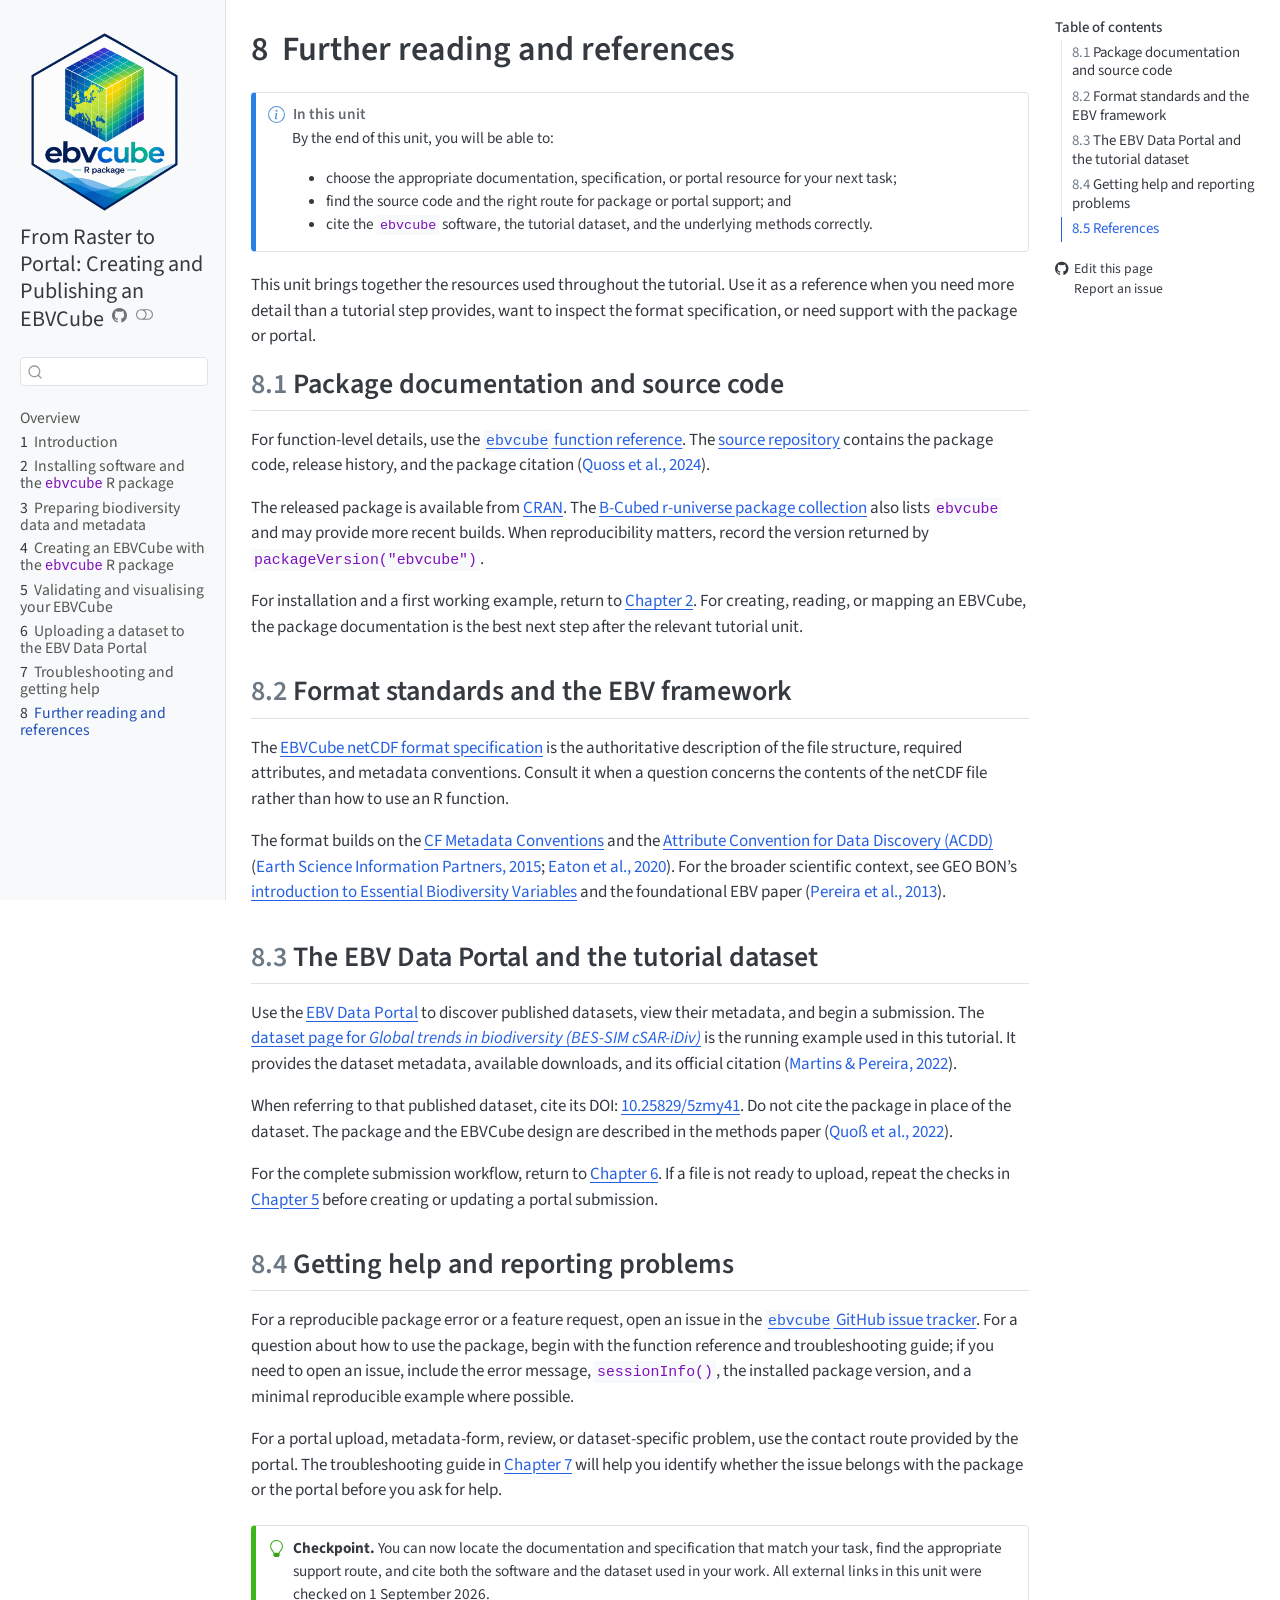
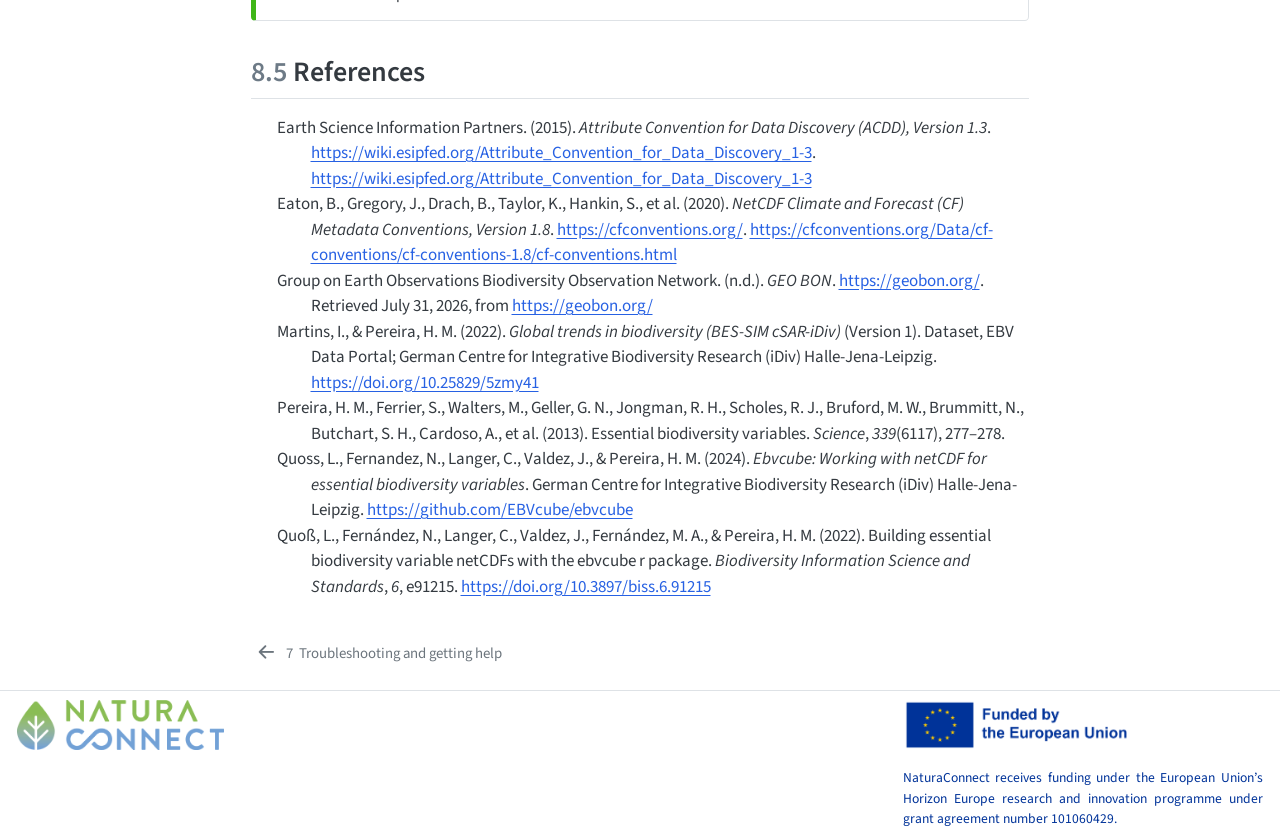
<file: 08-resources.html>
<!DOCTYPE html>
<html xmlns="http://www.w3.org/1999/xhtml" lang="en" xml:lang="en"><head>

<meta charset="utf-8">
<meta name="generator" content="quarto-1.5.56">

<meta name="viewport" content="width=device-width, initial-scale=1.0, user-scalable=yes">


<title>8&nbsp; Further reading and references – From Raster to Portal: Creating and Publishing an EBVCube</title>
<style>
code{white-space: pre-wrap;}
span.smallcaps{font-variant: small-caps;}
div.columns{display: flex; gap: min(4vw, 1.5em);}
div.column{flex: auto; overflow-x: auto;}
div.hanging-indent{margin-left: 1.5em; text-indent: -1.5em;}
ul.task-list{list-style: none;}
ul.task-list li input[type="checkbox"] {
  width: 0.8em;
  margin: 0 0.8em 0.2em -1em; /* quarto-specific, see https://github.com/quarto-dev/quarto-cli/issues/4556 */ 
  vertical-align: middle;
}
/* CSS for citations */
div.csl-bib-body { }
div.csl-entry {
  clear: both;
  margin-bottom: 0em;
}
.hanging-indent div.csl-entry {
  margin-left:2em;
  text-indent:-2em;
}
div.csl-left-margin {
  min-width:2em;
  float:left;
}
div.csl-right-inline {
  margin-left:2em;
  padding-left:1em;
}
div.csl-indent {
  margin-left: 2em;
}</style>


<script src="site_libs/quarto-nav/quarto-nav.js"></script>
<script src="site_libs/quarto-nav/headroom.min.js"></script>
<script src="site_libs/clipboard/clipboard.min.js"></script>
<script src="site_libs/quarto-search/autocomplete.umd.js"></script>
<script src="site_libs/quarto-search/fuse.min.js"></script>
<script src="site_libs/quarto-search/quarto-search.js"></script>
<meta name="quarto:offset" content="./">
<link href="./07-troubleshooting.html" rel="prev">
<script src="site_libs/quarto-html/quarto.js"></script>
<script src="site_libs/quarto-html/popper.min.js"></script>
<script src="site_libs/quarto-html/tippy.umd.min.js"></script>
<script src="site_libs/quarto-html/anchor.min.js"></script>
<link href="site_libs/quarto-html/tippy.css" rel="stylesheet">
<link href="site_libs/quarto-html/quarto-syntax-highlighting.css" rel="stylesheet" class="quarto-color-scheme" id="quarto-text-highlighting-styles">
<link href="site_libs/quarto-html/quarto-syntax-highlighting-dark.css" rel="prefetch" class="quarto-color-scheme quarto-color-alternate" id="quarto-text-highlighting-styles">
<script src="site_libs/bootstrap/bootstrap.min.js"></script>
<link href="site_libs/bootstrap/bootstrap-icons.css" rel="stylesheet">
<link href="site_libs/bootstrap/bootstrap.min.css" rel="stylesheet" class="quarto-color-scheme" id="quarto-bootstrap" data-mode="light">
<link href="site_libs/bootstrap/bootstrap-dark.min.css" rel="prefetch" class="quarto-color-scheme quarto-color-alternate" id="quarto-bootstrap" data-mode="dark">
<script src="site_libs/quarto-contrib/glightbox/glightbox.min.js"></script>
<link href="site_libs/quarto-contrib/glightbox/glightbox.min.css" rel="stylesheet">
<link href="site_libs/quarto-contrib/glightbox/lightbox.css" rel="stylesheet">
<script id="quarto-search-options" type="application/json">{
  "location": "sidebar",
  "copy-button": false,
  "collapse-after": 3,
  "panel-placement": "start",
  "type": "textbox",
  "limit": 50,
  "keyboard-shortcut": [
    "f",
    "/",
    "s"
  ],
  "show-item-context": false,
  "language": {
    "search-no-results-text": "No results",
    "search-matching-documents-text": "matching documents",
    "search-copy-link-title": "Copy link to search",
    "search-hide-matches-text": "Hide additional matches",
    "search-more-match-text": "more match in this document",
    "search-more-matches-text": "more matches in this document",
    "search-clear-button-title": "Clear",
    "search-text-placeholder": "",
    "search-detached-cancel-button-title": "Cancel",
    "search-submit-button-title": "Submit",
    "search-label": "Search"
  }
}</script>


</head>

<body class="nav-sidebar docked">

<div id="quarto-search-results"></div>
  <header id="quarto-header" class="headroom fixed-top">
  <nav class="quarto-secondary-nav">
    <div class="container-fluid d-flex">
      <button type="button" class="quarto-btn-toggle btn" data-bs-toggle="collapse" role="button" data-bs-target=".quarto-sidebar-collapse-item" aria-controls="quarto-sidebar" aria-expanded="false" aria-label="Toggle sidebar navigation" onclick="if (window.quartoToggleHeadroom) { window.quartoToggleHeadroom(); }">
        <i class="bi bi-layout-text-sidebar-reverse"></i>
      </button>
        <nav class="quarto-page-breadcrumbs" aria-label="breadcrumb"><ol class="breadcrumb"><li class="breadcrumb-item"><a href="./08-resources.html"><span class="chapter-number">8</span>&nbsp; <span class="chapter-title">Further reading and references</span></a></li></ol></nav>
        <a class="flex-grow-1" role="navigation" data-bs-toggle="collapse" data-bs-target=".quarto-sidebar-collapse-item" aria-controls="quarto-sidebar" aria-expanded="false" aria-label="Toggle sidebar navigation" onclick="if (window.quartoToggleHeadroom) { window.quartoToggleHeadroom(); }">      
        </a>
      <button type="button" class="btn quarto-search-button" aria-label="Search" onclick="window.quartoOpenSearch();">
        <i class="bi bi-search"></i>
      </button>
    </div>
  </nav>
</header>
<!-- content -->
<div id="quarto-content" class="quarto-container page-columns page-rows-contents page-layout-article">
<!-- sidebar -->
  <nav id="quarto-sidebar" class="sidebar collapse collapse-horizontal quarto-sidebar-collapse-item sidebar-navigation docked overflow-auto">
    <div class="pt-lg-2 mt-2 text-left sidebar-header sidebar-header-stacked">
      <a href="./index.html" class="sidebar-logo-link">
      <img src="./images/ebv_logo.png" alt="" class="sidebar-logo py-0 d-lg-inline d-none">
      </a>
    <div class="sidebar-title mb-0 py-0">
      <a href="./">From Raster to Portal: Creating and Publishing an EBVCube</a> 
        <div class="sidebar-tools-main">
    <a href="https://github.com/EBVcube/EBV_resources" title="Source Code" class="quarto-navigation-tool px-1" aria-label="Source Code"><i class="bi bi-github"></i></a>
  <a href="" class="quarto-color-scheme-toggle quarto-navigation-tool  px-1" onclick="window.quartoToggleColorScheme(); return false;" title="Toggle dark mode"><i class="bi"></i></a>
</div>
    </div>
      </div>
        <div class="mt-2 flex-shrink-0 align-items-center">
        <div class="sidebar-search">
        <div id="quarto-search" class="" title="Search"></div>
        </div>
        </div>
    <div class="sidebar-menu-container"> 
    <ul class="list-unstyled mt-1">
        <li class="sidebar-item">
  <div class="sidebar-item-container"> 
  <a href="./index.html" class="sidebar-item-text sidebar-link">
 <span class="menu-text">Overview</span></a>
  </div>
</li>
        <li class="sidebar-item">
  <div class="sidebar-item-container"> 
  <a href="./01-introduction.html" class="sidebar-item-text sidebar-link">
 <span class="menu-text"><span class="chapter-number">1</span>&nbsp; <span class="chapter-title">Introduction</span></span></a>
  </div>
</li>
        <li class="sidebar-item">
  <div class="sidebar-item-container"> 
  <a href="./02-installation.html" class="sidebar-item-text sidebar-link">
 <span class="menu-text"><span class="chapter-number">2</span>&nbsp; <span class="chapter-title">Installing software and the <code>ebvcube</code> R package</span></span></a>
  </div>
</li>
        <li class="sidebar-item">
  <div class="sidebar-item-container"> 
  <a href="./03-preparing-data.html" class="sidebar-item-text sidebar-link">
 <span class="menu-text"><span class="chapter-number">3</span>&nbsp; <span class="chapter-title">Preparing biodiversity data and metadata</span></span></a>
  </div>
</li>
        <li class="sidebar-item">
  <div class="sidebar-item-container"> 
  <a href="./04-creating-the-cube.html" class="sidebar-item-text sidebar-link">
 <span class="menu-text"><span class="chapter-number">4</span>&nbsp; <span class="chapter-title">Creating an EBVCube with the <code>ebvcube</code> R package</span></span></a>
  </div>
</li>
        <li class="sidebar-item">
  <div class="sidebar-item-container"> 
  <a href="./05-validating.html" class="sidebar-item-text sidebar-link">
 <span class="menu-text"><span class="chapter-number">5</span>&nbsp; <span class="chapter-title">Validating and visualising your EBVCube</span></span></a>
  </div>
</li>
        <li class="sidebar-item">
  <div class="sidebar-item-container"> 
  <a href="./06-uploading.html" class="sidebar-item-text sidebar-link">
 <span class="menu-text"><span class="chapter-number">6</span>&nbsp; <span class="chapter-title">Uploading a dataset to the EBV Data Portal</span></span></a>
  </div>
</li>
        <li class="sidebar-item">
  <div class="sidebar-item-container"> 
  <a href="./07-troubleshooting.html" class="sidebar-item-text sidebar-link">
 <span class="menu-text"><span class="chapter-number">7</span>&nbsp; <span class="chapter-title">Troubleshooting and getting help</span></span></a>
  </div>
</li>
        <li class="sidebar-item">
  <div class="sidebar-item-container"> 
  <a href="./08-resources.html" class="sidebar-item-text sidebar-link active">
 <span class="menu-text"><span class="chapter-number">8</span>&nbsp; <span class="chapter-title">Further reading and references</span></span></a>
  </div>
</li>
    </ul>
    </div>
</nav>
<div id="quarto-sidebar-glass" class="quarto-sidebar-collapse-item" data-bs-toggle="collapse" data-bs-target=".quarto-sidebar-collapse-item"></div>
<!-- margin-sidebar -->
    <div id="quarto-margin-sidebar" class="sidebar margin-sidebar">
        <nav id="TOC" role="doc-toc" class="toc-active">
    <h2 id="toc-title">Table of contents</h2>
   
  <ul>
  <li><a href="#package-documentation-and-source-code" id="toc-package-documentation-and-source-code" class="nav-link active" data-scroll-target="#package-documentation-and-source-code"><span class="header-section-number">8.1</span> Package documentation and source code</a></li>
  <li><a href="#format-standards-and-the-ebv-framework" id="toc-format-standards-and-the-ebv-framework" class="nav-link" data-scroll-target="#format-standards-and-the-ebv-framework"><span class="header-section-number">8.2</span> Format standards and the EBV framework</a></li>
  <li><a href="#the-ebv-data-portal-and-the-tutorial-dataset" id="toc-the-ebv-data-portal-and-the-tutorial-dataset" class="nav-link" data-scroll-target="#the-ebv-data-portal-and-the-tutorial-dataset"><span class="header-section-number">8.3</span> The EBV Data Portal and the tutorial dataset</a></li>
  <li><a href="#getting-help-and-reporting-problems" id="toc-getting-help-and-reporting-problems" class="nav-link" data-scroll-target="#getting-help-and-reporting-problems"><span class="header-section-number">8.4</span> Getting help and reporting problems</a></li>
  <li><a href="#references" id="toc-references" class="nav-link" data-scroll-target="#references"><span class="header-section-number">8.5</span> References</a></li>
  </ul>
<div class="toc-actions"><ul><li><a href="https://github.com/EBVcube/EBV_resources/edit/main/08-resources.qmd" class="toc-action"><i class="bi bi-github"></i>Edit this page</a></li><li><a href="https://github.com/EBVcube/EBV_resources/issues/new" class="toc-action"><i class="bi empty"></i>Report an issue</a></li></ul></div></nav>
    </div>
<!-- main -->
<main class="content" id="quarto-document-content">

<header id="title-block-header" class="quarto-title-block default">
<div class="quarto-title">
<h1 class="title"><span id="sec-resources" class="quarto-section-identifier"><span class="chapter-number">8</span>&nbsp; <span class="chapter-title">Further reading and references</span></span></h1>
</div>



<div class="quarto-title-meta">

    
  
    
  </div>
  


</header>


<div class="callout callout-style-simple callout-note callout-titled" title="In this unit">
<div class="callout-header d-flex align-content-center">
<div class="callout-icon-container">
<i class="callout-icon"></i>
</div>
<div class="callout-title-container flex-fill">
In this unit
</div>
</div>
<div class="callout-body-container callout-body">
<p>By the end of this unit, you will be able to:</p>
<ul>
<li>choose the appropriate documentation, specification, or portal resource for your next task;</li>
<li>find the source code and the right route for package or portal support; and</li>
<li>cite the <code>ebvcube</code> software, the tutorial dataset, and the underlying methods correctly.</li>
</ul>
</div>
</div>
<p>This unit brings together the resources used throughout the tutorial. Use it as a reference when you need more detail than a tutorial step provides, want to inspect the format specification, or need support with the package or portal.</p>
<section id="package-documentation-and-source-code" class="level2" data-number="8.1">
<h2 data-number="8.1" class="anchored" data-anchor-id="package-documentation-and-source-code"><span class="header-section-number">8.1</span> Package documentation and source code</h2>
<p>For function-level details, use the <a href="https://rdrr.io/cran/ebvcube/man/"><code>ebvcube</code> function reference</a>. The <a href="https://github.com/EBVcube/ebvcube">source repository</a> contains the package code, release history, and the package citation <span class="citation" data-cites="ebvcube2025">(<a href="08-resources.html#ref-ebvcube2025" role="doc-biblioref">Quoss et al., 2024</a>)</span>.</p>
<p>The released package is available from <a href="https://cran.r-project.org/package=ebvcube">CRAN</a>. The <a href="https://b-cubed-eu.r-universe.dev/packages">B-Cubed r-universe package collection</a> also lists <code>ebvcube</code> and may provide more recent builds. When reproducibility matters, record the version returned by <code>packageVersion("ebvcube")</code>.</p>
<p>For installation and a first working example, return to <a href="02-installation.html" class="quarto-xref"><span>Chapter 2</span></a>. For creating, reading, or mapping an EBVCube, the package documentation is the best next step after the relevant tutorial unit.</p>
</section>
<section id="format-standards-and-the-ebv-framework" class="level2" data-number="8.2">
<h2 data-number="8.2" class="anchored" data-anchor-id="format-standards-and-the-ebv-framework"><span class="header-section-number">8.2</span> Format standards and the EBV framework</h2>
<p>The <a href="https://github.com/EBVcube/EBVCube-format">EBVCube netCDF format specification</a> is the authoritative description of the file structure, required attributes, and metadata conventions. Consult it when a question concerns the contents of the netCDF file rather than how to use an R function.</p>
<p>The format builds on the <a href="https://cfconventions.org/Data/cf-conventions/cf-conventions-1.8/cf-conventions.html">CF Metadata Conventions</a> and the <a href="https://wiki.esipfed.org/Attribute_Convention_for_Data_Discovery_1-3">Attribute Convention for Data Discovery (ACDD)</a> <span class="citation" data-cites="cfconventions acdd">(<a href="08-resources.html#ref-acdd" role="doc-biblioref">Earth Science Information Partners, 2015</a>; <a href="08-resources.html#ref-cfconventions" role="doc-biblioref">Eaton et al., 2020</a>)</span>. For the broader scientific context, see GEO BON’s <a href="https://geobon.org/ebvs/what-are-ebvs/">introduction to Essential Biodiversity Variables</a> and the foundational EBV paper <span class="citation" data-cites="pereira2013">(<a href="08-resources.html#ref-pereira2013" role="doc-biblioref">Pereira et al., 2013</a>)</span>.</p>
</section>
<section id="the-ebv-data-portal-and-the-tutorial-dataset" class="level2" data-number="8.3">
<h2 data-number="8.3" class="anchored" data-anchor-id="the-ebv-data-portal-and-the-tutorial-dataset"><span class="header-section-number">8.3</span> The EBV Data Portal and the tutorial dataset</h2>
<p>Use the <a href="https://portal.geobon.org/">EBV Data Portal</a> to discover published datasets, view their metadata, and begin a submission. The <a href="https://portal.geobon.org/ebv-detail?id=30">dataset page for <em>Global trends in biodiversity (BES-SIM cSAR-iDiv)</em></a> is the running example used in this tutorial. It provides the dataset metadata, available downloads, and its official citation <span class="citation" data-cites="martins2022">(<a href="08-resources.html#ref-martins2022" role="doc-biblioref">Martins &amp; Pereira, 2022</a>)</span>.</p>
<p>When referring to that published dataset, cite its DOI: <a href="https://doi.org/10.25829/5zmy41">10.25829/5zmy41</a>. Do not cite the package in place of the dataset. The package and the EBVCube design are described in the methods paper <span class="citation" data-cites="quoss2022">(<a href="08-resources.html#ref-quoss2022" role="doc-biblioref">Quoß et al., 2022</a>)</span>.</p>
<p>For the complete submission workflow, return to <a href="06-uploading.html" class="quarto-xref"><span>Chapter 6</span></a>. If a file is not ready to upload, repeat the checks in <a href="05-validating.html" class="quarto-xref"><span>Chapter 5</span></a> before creating or updating a portal submission.</p>
</section>
<section id="getting-help-and-reporting-problems" class="level2" data-number="8.4">
<h2 data-number="8.4" class="anchored" data-anchor-id="getting-help-and-reporting-problems"><span class="header-section-number">8.4</span> Getting help and reporting problems</h2>
<p>For a reproducible package error or a feature request, open an issue in the <a href="https://github.com/EBVcube/ebvcube/issues"><code>ebvcube</code> GitHub issue tracker</a>. For a question about how to use the package, begin with the function reference and troubleshooting guide; if you need to open an issue, include the error message, <code>sessionInfo()</code>, the installed package version, and a minimal reproducible example where possible.</p>
<p>For a portal upload, metadata-form, review, or dataset-specific problem, use the contact route provided by the portal. The troubleshooting guide in <a href="07-troubleshooting.html" class="quarto-xref"><span>Chapter 7</span></a> will help you identify whether the issue belongs with the package or the portal before you ask for help.</p>
<div class="callout callout-style-simple callout-tip">
<div class="callout-body d-flex">
<div class="callout-icon-container">
<i class="callout-icon"></i>
</div>
<div class="callout-body-container">
<p><strong>Checkpoint.</strong> You can now locate the documentation and specification that match your task, find the appropriate support route, and cite both the software and the dataset used in your work. All external links in this unit were checked on 1 September 2026.</p>
</div>
</div>
</div>
</section>
<section id="references" class="level2" data-number="8.5">
<h2 data-number="8.5" class="anchored" data-anchor-id="references"><span class="header-section-number">8.5</span> References</h2>
<div id="refs" class="references csl-bib-body hanging-indent" data-entry-spacing="0" data-line-spacing="2" role="list">
<div id="ref-acdd" class="csl-entry" role="listitem">
Earth Science Information Partners. (2015). <em><span class="nocase">Attribute Convention for Data Discovery (ACDD), Version
1.3</span></em>. <a href="https://wiki.esipfed.org/Attribute_Convention_for_Data_Discovery_1-3" class="uri">https://wiki.esipfed.org/Attribute_Convention_for_Data_Discovery_1-3</a>.
<a href="https://wiki.esipfed.org/Attribute_Convention_for_Data_Discovery_1-3">https://wiki.esipfed.org/Attribute_Convention_for_Data_Discovery_1-3</a>
</div>
<div id="ref-cfconventions" class="csl-entry" role="listitem">
Eaton, B., Gregory, J., Drach, B., Taylor, K., Hankin, S., et al.
(2020). <em><span class="nocase">NetCDF Climate and Forecast (CF)
Metadata Conventions, Version 1.8</span></em>. <a href="https://cfconventions.org/" class="uri">https://cfconventions.org/</a>. <a href="https://cfconventions.org/Data/cf-conventions/cf-conventions-1.8/cf-conventions.html">https://cfconventions.org/Data/cf-conventions/cf-conventions-1.8/cf-conventions.html</a>
</div>
<div id="ref-geobon" class="csl-entry" role="listitem">
Group on Earth Observations Biodiversity Observation Network. (n.d.).
<em><span>GEO BON</span></em>. <a href="https://geobon.org/" class="uri">https://geobon.org/</a>. Retrieved July 31, 2026, from <a href="https://geobon.org/">https://geobon.org/</a>
</div>
<div id="ref-martins2022" class="csl-entry" role="listitem">
Martins, I., &amp; Pereira, H. M. (2022). <em><span class="nocase">Global trends in biodiversity (BES-SIM
cSAR-iDiv)</span></em> (Version 1). Dataset, EBV Data Portal; German
Centre for Integrative Biodiversity Research (iDiv) Halle-Jena-Leipzig.
<a href="https://doi.org/10.25829/5zmy41">https://doi.org/10.25829/5zmy41</a>
</div>
<div id="ref-pereira2013" class="csl-entry" role="listitem">
Pereira, H. M., Ferrier, S., Walters, M., Geller, G. N., Jongman, R. H.,
Scholes, R. J., Bruford, M. W., Brummitt, N., Butchart, S. H., Cardoso,
A., et al. (2013). Essential biodiversity variables. <em>Science</em>,
<em>339</em>(6117), 277–278.
</div>
<div id="ref-ebvcube2025" class="csl-entry" role="listitem">
Quoss, L., Fernandez, N., Langer, C., Valdez, J., &amp; Pereira, H. M.
(2024). <em>Ebvcube: Working with netCDF for essential biodiversity
variables</em>. German Centre for Integrative Biodiversity Research
(iDiv) Halle-Jena-Leipzig. <a href="https://github.com/EBVcube/ebvcube">https://github.com/EBVcube/ebvcube</a>
</div>
<div id="ref-quoss2022" class="csl-entry" role="listitem">
Quoß, L., Fernández, N., Langer, C., Valdez, J., Fernández, M. A., &amp;
Pereira, H. M. (2022). Building essential biodiversity variable netCDFs
with the ebvcube r package. <em>Biodiversity Information Science and
Standards</em>, <em>6</em>, e91215. <a href="https://doi.org/10.3897/biss.6.91215">https://doi.org/10.3897/biss.6.91215</a>
</div>
</div>


</section>

</main> <!-- /main -->
<script id="quarto-html-after-body" type="application/javascript">
window.document.addEventListener("DOMContentLoaded", function (event) {
  const toggleBodyColorMode = (bsSheetEl) => {
    const mode = bsSheetEl.getAttribute("data-mode");
    const bodyEl = window.document.querySelector("body");
    if (mode === "dark") {
      bodyEl.classList.add("quarto-dark");
      bodyEl.classList.remove("quarto-light");
    } else {
      bodyEl.classList.add("quarto-light");
      bodyEl.classList.remove("quarto-dark");
    }
  }
  const toggleBodyColorPrimary = () => {
    const bsSheetEl = window.document.querySelector("link#quarto-bootstrap");
    if (bsSheetEl) {
      toggleBodyColorMode(bsSheetEl);
    }
  }
  toggleBodyColorPrimary();  
  const disableStylesheet = (stylesheets) => {
    for (let i=0; i < stylesheets.length; i++) {
      const stylesheet = stylesheets[i];
      stylesheet.rel = 'prefetch';
    }
  }
  const enableStylesheet = (stylesheets) => {
    for (let i=0; i < stylesheets.length; i++) {
      const stylesheet = stylesheets[i];
      stylesheet.rel = 'stylesheet';
    }
  }
  const manageTransitions = (selector, allowTransitions) => {
    const els = window.document.querySelectorAll(selector);
    for (let i=0; i < els.length; i++) {
      const el = els[i];
      if (allowTransitions) {
        el.classList.remove('notransition');
      } else {
        el.classList.add('notransition');
      }
    }
  }
  const toggleGiscusIfUsed = (isAlternate, darkModeDefault) => {
    const baseTheme = document.querySelector('#giscus-base-theme')?.value ?? 'light';
    const alternateTheme = document.querySelector('#giscus-alt-theme')?.value ?? 'dark';
    let newTheme = '';
    if(darkModeDefault) {
      newTheme = isAlternate ? baseTheme : alternateTheme;
    } else {
      newTheme = isAlternate ? alternateTheme : baseTheme;
    }
    const changeGiscusTheme = () => {
      // From: https://github.com/giscus/giscus/issues/336
      const sendMessage = (message) => {
        const iframe = document.querySelector('iframe.giscus-frame');
        if (!iframe) return;
        iframe.contentWindow.postMessage({ giscus: message }, 'https://giscus.app');
      }
      sendMessage({
        setConfig: {
          theme: newTheme
        }
      });
    }
    const isGiscussLoaded = window.document.querySelector('iframe.giscus-frame') !== null;
    if (isGiscussLoaded) {
      changeGiscusTheme();
    }
  }
  const toggleColorMode = (alternate) => {
    // Switch the stylesheets
    const alternateStylesheets = window.document.querySelectorAll('link.quarto-color-scheme.quarto-color-alternate');
    manageTransitions('#quarto-margin-sidebar .nav-link', false);
    if (alternate) {
      enableStylesheet(alternateStylesheets);
      for (const sheetNode of alternateStylesheets) {
        if (sheetNode.id === "quarto-bootstrap") {
          toggleBodyColorMode(sheetNode);
        }
      }
    } else {
      disableStylesheet(alternateStylesheets);
      toggleBodyColorPrimary();
    }
    manageTransitions('#quarto-margin-sidebar .nav-link', true);
    // Switch the toggles
    const toggles = window.document.querySelectorAll('.quarto-color-scheme-toggle');
    for (let i=0; i < toggles.length; i++) {
      const toggle = toggles[i];
      if (toggle) {
        if (alternate) {
          toggle.classList.add("alternate");     
        } else {
          toggle.classList.remove("alternate");
        }
      }
    }
    // Hack to workaround the fact that safari doesn't
    // properly recolor the scrollbar when toggling (#1455)
    if (navigator.userAgent.indexOf('Safari') > 0 && navigator.userAgent.indexOf('Chrome') == -1) {
      manageTransitions("body", false);
      window.scrollTo(0, 1);
      setTimeout(() => {
        window.scrollTo(0, 0);
        manageTransitions("body", true);
      }, 40);  
    }
  }
  const isFileUrl = () => { 
    return window.location.protocol === 'file:';
  }
  const hasAlternateSentinel = () => {  
    let styleSentinel = getColorSchemeSentinel();
    if (styleSentinel !== null) {
      return styleSentinel === "alternate";
    } else {
      return false;
    }
  }
  const setStyleSentinel = (alternate) => {
    const value = alternate ? "alternate" : "default";
    if (!isFileUrl()) {
      window.localStorage.setItem("quarto-color-scheme", value);
    } else {
      localAlternateSentinel = value;
    }
  }
  const getColorSchemeSentinel = () => {
    if (!isFileUrl()) {
      const storageValue = window.localStorage.getItem("quarto-color-scheme");
      return storageValue != null ? storageValue : localAlternateSentinel;
    } else {
      return localAlternateSentinel;
    }
  }
  const darkModeDefault = false;
  let localAlternateSentinel = darkModeDefault ? 'alternate' : 'default';
  // Dark / light mode switch
  window.quartoToggleColorScheme = () => {
    // Read the current dark / light value 
    let toAlternate = !hasAlternateSentinel();
    toggleColorMode(toAlternate);
    setStyleSentinel(toAlternate);
    toggleGiscusIfUsed(toAlternate, darkModeDefault);
  };
  // Ensure there is a toggle, if there isn't float one in the top right
  if (window.document.querySelector('.quarto-color-scheme-toggle') === null) {
    const a = window.document.createElement('a');
    a.classList.add('top-right');
    a.classList.add('quarto-color-scheme-toggle');
    a.href = "";
    a.onclick = function() { try { window.quartoToggleColorScheme(); } catch {} return false; };
    const i = window.document.createElement("i");
    i.classList.add('bi');
    a.appendChild(i);
    window.document.body.appendChild(a);
  }
  // Switch to dark mode if need be
  if (hasAlternateSentinel()) {
    toggleColorMode(true);
  } else {
    toggleColorMode(false);
  }
  const icon = "";
  const anchorJS = new window.AnchorJS();
  anchorJS.options = {
    placement: 'right',
    icon: icon
  };
  anchorJS.add('.anchored');
  const isCodeAnnotation = (el) => {
    for (const clz of el.classList) {
      if (clz.startsWith('code-annotation-')) {                     
        return true;
      }
    }
    return false;
  }
  const onCopySuccess = function(e) {
    // button target
    const button = e.trigger;
    // don't keep focus
    button.blur();
    // flash "checked"
    button.classList.add('code-copy-button-checked');
    var currentTitle = button.getAttribute("title");
    button.setAttribute("title", "Copied!");
    let tooltip;
    if (window.bootstrap) {
      button.setAttribute("data-bs-toggle", "tooltip");
      button.setAttribute("data-bs-placement", "left");
      button.setAttribute("data-bs-title", "Copied!");
      tooltip = new bootstrap.Tooltip(button, 
        { trigger: "manual", 
          customClass: "code-copy-button-tooltip",
          offset: [0, -8]});
      tooltip.show();    
    }
    setTimeout(function() {
      if (tooltip) {
        tooltip.hide();
        button.removeAttribute("data-bs-title");
        button.removeAttribute("data-bs-toggle");
        button.removeAttribute("data-bs-placement");
      }
      button.setAttribute("title", currentTitle);
      button.classList.remove('code-copy-button-checked');
    }, 1000);
    // clear code selection
    e.clearSelection();
  }
  const getTextToCopy = function(trigger) {
      const codeEl = trigger.previousElementSibling.cloneNode(true);
      for (const childEl of codeEl.children) {
        if (isCodeAnnotation(childEl)) {
          childEl.remove();
        }
      }
      return codeEl.innerText;
  }
  const clipboard = new window.ClipboardJS('.code-copy-button:not([data-in-quarto-modal])', {
    text: getTextToCopy
  });
  clipboard.on('success', onCopySuccess);
  if (window.document.getElementById('quarto-embedded-source-code-modal')) {
    // For code content inside modals, clipBoardJS needs to be initialized with a container option
    // TODO: Check when it could be a function (https://github.com/zenorocha/clipboard.js/issues/860)
    const clipboardModal = new window.ClipboardJS('.code-copy-button[data-in-quarto-modal]', {
      text: getTextToCopy,
      container: window.document.getElementById('quarto-embedded-source-code-modal')
    });
    clipboardModal.on('success', onCopySuccess);
  }
    var localhostRegex = new RegExp(/^(?:http|https):\/\/localhost\:?[0-9]*\//);
    var mailtoRegex = new RegExp(/^mailto:/);
      var filterRegex = new RegExp("https:\/\/EBVcube\.github\.io\/EBV_resources\/");
    var isInternal = (href) => {
        return filterRegex.test(href) || localhostRegex.test(href) || mailtoRegex.test(href);
    }
    // Inspect non-navigation links and adorn them if external
 	var links = window.document.querySelectorAll('a[href]:not(.nav-link):not(.navbar-brand):not(.toc-action):not(.sidebar-link):not(.sidebar-item-toggle):not(.pagination-link):not(.no-external):not([aria-hidden]):not(.dropdown-item):not(.quarto-navigation-tool):not(.about-link)');
    for (var i=0; i<links.length; i++) {
      const link = links[i];
      if (!isInternal(link.href)) {
        // undo the damage that might have been done by quarto-nav.js in the case of
        // links that we want to consider external
        if (link.dataset.originalHref !== undefined) {
          link.href = link.dataset.originalHref;
        }
      }
    }
  function tippyHover(el, contentFn, onTriggerFn, onUntriggerFn) {
    const config = {
      allowHTML: true,
      maxWidth: 500,
      delay: 100,
      arrow: false,
      appendTo: function(el) {
          return el.parentElement;
      },
      interactive: true,
      interactiveBorder: 10,
      theme: 'quarto',
      placement: 'bottom-start',
    };
    if (contentFn) {
      config.content = contentFn;
    }
    if (onTriggerFn) {
      config.onTrigger = onTriggerFn;
    }
    if (onUntriggerFn) {
      config.onUntrigger = onUntriggerFn;
    }
    window.tippy(el, config); 
  }
  const noterefs = window.document.querySelectorAll('a[role="doc-noteref"]');
  for (var i=0; i<noterefs.length; i++) {
    const ref = noterefs[i];
    tippyHover(ref, function() {
      // use id or data attribute instead here
      let href = ref.getAttribute('data-footnote-href') || ref.getAttribute('href');
      try { href = new URL(href).hash; } catch {}
      const id = href.replace(/^#\/?/, "");
      const note = window.document.getElementById(id);
      if (note) {
        return note.innerHTML;
      } else {
        return "";
      }
    });
  }
  const xrefs = window.document.querySelectorAll('a.quarto-xref');
  const processXRef = (id, note) => {
    // Strip column container classes
    const stripColumnClz = (el) => {
      el.classList.remove("page-full", "page-columns");
      if (el.children) {
        for (const child of el.children) {
          stripColumnClz(child);
        }
      }
    }
    stripColumnClz(note)
    if (id === null || id.startsWith('sec-')) {
      // Special case sections, only their first couple elements
      const container = document.createElement("div");
      if (note.children && note.children.length > 2) {
        container.appendChild(note.children[0].cloneNode(true));
        for (let i = 1; i < note.children.length; i++) {
          const child = note.children[i];
          if (child.tagName === "P" && child.innerText === "") {
            continue;
          } else {
            container.appendChild(child.cloneNode(true));
            break;
          }
        }
        if (window.Quarto?.typesetMath) {
          window.Quarto.typesetMath(container);
        }
        return container.innerHTML
      } else {
        if (window.Quarto?.typesetMath) {
          window.Quarto.typesetMath(note);
        }
        return note.innerHTML;
      }
    } else {
      // Remove any anchor links if they are present
      const anchorLink = note.querySelector('a.anchorjs-link');
      if (anchorLink) {
        anchorLink.remove();
      }
      if (window.Quarto?.typesetMath) {
        window.Quarto.typesetMath(note);
      }
      // TODO in 1.5, we should make sure this works without a callout special case
      if (note.classList.contains("callout")) {
        return note.outerHTML;
      } else {
        return note.innerHTML;
      }
    }
  }
  for (var i=0; i<xrefs.length; i++) {
    const xref = xrefs[i];
    tippyHover(xref, undefined, function(instance) {
      instance.disable();
      let url = xref.getAttribute('href');
      let hash = undefined; 
      if (url.startsWith('#')) {
        hash = url;
      } else {
        try { hash = new URL(url).hash; } catch {}
      }
      if (hash) {
        const id = hash.replace(/^#\/?/, "");
        const note = window.document.getElementById(id);
        if (note !== null) {
          try {
            const html = processXRef(id, note.cloneNode(true));
            instance.setContent(html);
          } finally {
            instance.enable();
            instance.show();
          }
        } else {
          // See if we can fetch this
          fetch(url.split('#')[0])
          .then(res => res.text())
          .then(html => {
            const parser = new DOMParser();
            const htmlDoc = parser.parseFromString(html, "text/html");
            const note = htmlDoc.getElementById(id);
            if (note !== null) {
              const html = processXRef(id, note);
              instance.setContent(html);
            } 
          }).finally(() => {
            instance.enable();
            instance.show();
          });
        }
      } else {
        // See if we can fetch a full url (with no hash to target)
        // This is a special case and we should probably do some content thinning / targeting
        fetch(url)
        .then(res => res.text())
        .then(html => {
          const parser = new DOMParser();
          const htmlDoc = parser.parseFromString(html, "text/html");
          const note = htmlDoc.querySelector('main.content');
          if (note !== null) {
            // This should only happen for chapter cross references
            // (since there is no id in the URL)
            // remove the first header
            if (note.children.length > 0 && note.children[0].tagName === "HEADER") {
              note.children[0].remove();
            }
            const html = processXRef(null, note);
            instance.setContent(html);
          } 
        }).finally(() => {
          instance.enable();
          instance.show();
        });
      }
    }, function(instance) {
    });
  }
      let selectedAnnoteEl;
      const selectorForAnnotation = ( cell, annotation) => {
        let cellAttr = 'data-code-cell="' + cell + '"';
        let lineAttr = 'data-code-annotation="' +  annotation + '"';
        const selector = 'span[' + cellAttr + '][' + lineAttr + ']';
        return selector;
      }
      const selectCodeLines = (annoteEl) => {
        const doc = window.document;
        const targetCell = annoteEl.getAttribute("data-target-cell");
        const targetAnnotation = annoteEl.getAttribute("data-target-annotation");
        const annoteSpan = window.document.querySelector(selectorForAnnotation(targetCell, targetAnnotation));
        const lines = annoteSpan.getAttribute("data-code-lines").split(",");
        const lineIds = lines.map((line) => {
          return targetCell + "-" + line;
        })
        let top = null;
        let height = null;
        let parent = null;
        if (lineIds.length > 0) {
            //compute the position of the single el (top and bottom and make a div)
            const el = window.document.getElementById(lineIds[0]);
            top = el.offsetTop;
            height = el.offsetHeight;
            parent = el.parentElement.parentElement;
          if (lineIds.length > 1) {
            const lastEl = window.document.getElementById(lineIds[lineIds.length - 1]);
            const bottom = lastEl.offsetTop + lastEl.offsetHeight;
            height = bottom - top;
          }
          if (top !== null && height !== null && parent !== null) {
            // cook up a div (if necessary) and position it 
            let div = window.document.getElementById("code-annotation-line-highlight");
            if (div === null) {
              div = window.document.createElement("div");
              div.setAttribute("id", "code-annotation-line-highlight");
              div.style.position = 'absolute';
              parent.appendChild(div);
            }
            div.style.top = top - 2 + "px";
            div.style.height = height + 4 + "px";
            div.style.left = 0;
            let gutterDiv = window.document.getElementById("code-annotation-line-highlight-gutter");
            if (gutterDiv === null) {
              gutterDiv = window.document.createElement("div");
              gutterDiv.setAttribute("id", "code-annotation-line-highlight-gutter");
              gutterDiv.style.position = 'absolute';
              const codeCell = window.document.getElementById(targetCell);
              const gutter = codeCell.querySelector('.code-annotation-gutter');
              gutter.appendChild(gutterDiv);
            }
            gutterDiv.style.top = top - 2 + "px";
            gutterDiv.style.height = height + 4 + "px";
          }
          selectedAnnoteEl = annoteEl;
        }
      };
      const unselectCodeLines = () => {
        const elementsIds = ["code-annotation-line-highlight", "code-annotation-line-highlight-gutter"];
        elementsIds.forEach((elId) => {
          const div = window.document.getElementById(elId);
          if (div) {
            div.remove();
          }
        });
        selectedAnnoteEl = undefined;
      };
        // Handle positioning of the toggle
    window.addEventListener(
      "resize",
      throttle(() => {
        elRect = undefined;
        if (selectedAnnoteEl) {
          selectCodeLines(selectedAnnoteEl);
        }
      }, 10)
    );
    function throttle(fn, ms) {
    let throttle = false;
    let timer;
      return (...args) => {
        if(!throttle) { // first call gets through
            fn.apply(this, args);
            throttle = true;
        } else { // all the others get throttled
            if(timer) clearTimeout(timer); // cancel #2
            timer = setTimeout(() => {
              fn.apply(this, args);
              timer = throttle = false;
            }, ms);
        }
      };
    }
      // Attach click handler to the DT
      const annoteDls = window.document.querySelectorAll('dt[data-target-cell]');
      for (const annoteDlNode of annoteDls) {
        annoteDlNode.addEventListener('click', (event) => {
          const clickedEl = event.target;
          if (clickedEl !== selectedAnnoteEl) {
            unselectCodeLines();
            const activeEl = window.document.querySelector('dt[data-target-cell].code-annotation-active');
            if (activeEl) {
              activeEl.classList.remove('code-annotation-active');
            }
            selectCodeLines(clickedEl);
            clickedEl.classList.add('code-annotation-active');
          } else {
            // Unselect the line
            unselectCodeLines();
            clickedEl.classList.remove('code-annotation-active');
          }
        });
      }
  const findCites = (el) => {
    const parentEl = el.parentElement;
    if (parentEl) {
      const cites = parentEl.dataset.cites;
      if (cites) {
        return {
          el,
          cites: cites.split(' ')
        };
      } else {
        return findCites(el.parentElement)
      }
    } else {
      return undefined;
    }
  };
  var bibliorefs = window.document.querySelectorAll('a[role="doc-biblioref"]');
  for (var i=0; i<bibliorefs.length; i++) {
    const ref = bibliorefs[i];
    const citeInfo = findCites(ref);
    if (citeInfo) {
      tippyHover(citeInfo.el, function() {
        var popup = window.document.createElement('div');
        citeInfo.cites.forEach(function(cite) {
          var citeDiv = window.document.createElement('div');
          citeDiv.classList.add('hanging-indent');
          citeDiv.classList.add('csl-entry');
          var biblioDiv = window.document.getElementById('ref-' + cite);
          if (biblioDiv) {
            citeDiv.innerHTML = biblioDiv.innerHTML;
          }
          popup.appendChild(citeDiv);
        });
        return popup.innerHTML;
      });
    }
  }
});
</script>
<nav class="page-navigation">
  <div class="nav-page nav-page-previous">
      <a href="./07-troubleshooting.html" class="pagination-link" aria-label="Troubleshooting and getting help">
        <i class="bi bi-arrow-left-short"></i> <span class="nav-page-text"><span class="chapter-number">7</span>&nbsp; <span class="chapter-title">Troubleshooting and getting help</span></span>
      </a>          
  </div>
  <div class="nav-page nav-page-next">
  </div>
</nav>
</div> <!-- /content -->
<footer class="footer">
  <div class="nav-footer">
    <div class="nav-footer-left">
<p><a href="https://naturaconnect.eu/"><img src="images/NClogo.png" alt="NaturaConnect" height="50"></a></p>
</div>   
    <div class="nav-footer-center">
      &nbsp;
    <div class="toc-actions d-sm-block d-md-none"><ul><li><a href="https://github.com/EBVcube/EBV_resources/edit/main/08-resources.qmd" class="toc-action"><i class="bi bi-github"></i>Edit this page</a></li><li><a href="https://github.com/EBVcube/EBV_resources/issues/new" class="toc-action"><i class="bi empty"></i>Report an issue</a></li></ul></div></div>
    <div class="nav-footer-right">
<div style="max-width:360px; margin-left:auto; text-align:left">
<p><a href="images/eu.png" class="lightbox" data-gallery="quarto-lightbox-gallery-2"><img src="images/eu.png" alt="Funded by the European Union" height="52"></a></p>
<div style="color:#003399; text-align:justify; font-size:.8rem; margin-top:.6em">
<p>NaturaConnect receives funding under the European Union’s Horizon Europe research and innovation programme under grant agreement number 101060429.</p>
</div>
</div>
</div>
  </div>
</footer>
<script>var lightboxQuarto = GLightbox({"closeEffect":"zoom","openEffect":"zoom","selector":".lightbox","loop":false,"descPosition":"bottom"});
(function() {
  let previousOnload = window.onload;
  window.onload = () => {
    if (previousOnload) {
      previousOnload();
    }
    lightboxQuarto.on('slide_before_load', (data) => {
      const { slideIndex, slideNode, slideConfig, player, trigger } = data;
      const href = trigger.getAttribute('href');
      if (href !== null) {
        const imgEl = window.document.querySelector(`a[href="${href}"] img`);
        if (imgEl !== null) {
          const srcAttr = imgEl.getAttribute("src");
          if (srcAttr && srcAttr.startsWith("data:")) {
            slideConfig.href = srcAttr;
          }
        }
      } 
    });
  
    lightboxQuarto.on('slide_after_load', (data) => {
      const { slideIndex, slideNode, slideConfig, player, trigger } = data;
      if (window.Quarto?.typesetMath) {
        window.Quarto.typesetMath(slideNode);
      }
    });
  
  };
  
})();
          </script>




</body></html>
</file>
<file: site_libs/quarto-html/tippy.css>
.tippy-box[data-animation=fade][data-state=hidden]{opacity:0}[data-tippy-root]{max-width:calc(100vw - 10px)}.tippy-box{position:relative;background-color:#333;color:#fff;border-radius:4px;font-size:14px;line-height:1.4;white-space:normal;outline:0;transition-property:transform,visibility,opacity}.tippy-box[data-placement^=top]>.tippy-arrow{bottom:0}.tippy-box[data-placement^=top]>.tippy-arrow:before{bottom:-7px;left:0;border-width:8px 8px 0;border-top-color:initial;transform-origin:center top}.tippy-box[data-placement^=bottom]>.tippy-arrow{top:0}.tippy-box[data-placement^=bottom]>.tippy-arrow:before{top:-7px;left:0;border-width:0 8px 8px;border-bottom-color:initial;transform-origin:center bottom}.tippy-box[data-placement^=left]>.tippy-arrow{right:0}.tippy-box[data-placement^=left]>.tippy-arrow:before{border-width:8px 0 8px 8px;border-left-color:initial;right:-7px;transform-origin:center left}.tippy-box[data-placement^=right]>.tippy-arrow{left:0}.tippy-box[data-placement^=right]>.tippy-arrow:before{left:-7px;border-width:8px 8px 8px 0;border-right-color:initial;transform-origin:center right}.tippy-box[data-inertia][data-state=visible]{transition-timing-function:cubic-bezier(.54,1.5,.38,1.11)}.tippy-arrow{width:16px;height:16px;color:#333}.tippy-arrow:before{content:"";position:absolute;border-color:transparent;border-style:solid}.tippy-content{position:relative;padding:5px 9px;z-index:1}
</file>
<file: site_libs/quarto-html/quarto-syntax-highlighting.css>
/* quarto syntax highlight colors */
:root {
  --quarto-hl-ot-color: #003B4F;
  --quarto-hl-at-color: #657422;
  --quarto-hl-ss-color: #20794D;
  --quarto-hl-an-color: #5E5E5E;
  --quarto-hl-fu-color: #4758AB;
  --quarto-hl-st-color: #20794D;
  --quarto-hl-cf-color: #003B4F;
  --quarto-hl-op-color: #5E5E5E;
  --quarto-hl-er-color: #AD0000;
  --quarto-hl-bn-color: #AD0000;
  --quarto-hl-al-color: #AD0000;
  --quarto-hl-va-color: #111111;
  --quarto-hl-bu-color: inherit;
  --quarto-hl-ex-color: inherit;
  --quarto-hl-pp-color: #AD0000;
  --quarto-hl-in-color: #5E5E5E;
  --quarto-hl-vs-color: #20794D;
  --quarto-hl-wa-color: #5E5E5E;
  --quarto-hl-do-color: #5E5E5E;
  --quarto-hl-im-color: #00769E;
  --quarto-hl-ch-color: #20794D;
  --quarto-hl-dt-color: #AD0000;
  --quarto-hl-fl-color: #AD0000;
  --quarto-hl-co-color: #5E5E5E;
  --quarto-hl-cv-color: #5E5E5E;
  --quarto-hl-cn-color: #8f5902;
  --quarto-hl-sc-color: #5E5E5E;
  --quarto-hl-dv-color: #AD0000;
  --quarto-hl-kw-color: #003B4F;
}

/* other quarto variables */
:root {
  --quarto-font-monospace: SFMono-Regular, Menlo, Monaco, Consolas, "Liberation Mono", "Courier New", monospace;
}

pre > code.sourceCode > span {
  color: #003B4F;
}

code span {
  color: #003B4F;
}

code.sourceCode > span {
  color: #003B4F;
}

div.sourceCode,
div.sourceCode pre.sourceCode {
  color: #003B4F;
}

code span.ot {
  color: #003B4F;
  font-style: inherit;
}

code span.at {
  color: #657422;
  font-style: inherit;
}

code span.ss {
  color: #20794D;
  font-style: inherit;
}

code span.an {
  color: #5E5E5E;
  font-style: inherit;
}

code span.fu {
  color: #4758AB;
  font-style: inherit;
}

code span.st {
  color: #20794D;
  font-style: inherit;
}

code span.cf {
  color: #003B4F;
  font-weight: bold;
  font-style: inherit;
}

code span.op {
  color: #5E5E5E;
  font-style: inherit;
}

code span.er {
  color: #AD0000;
  font-style: inherit;
}

code span.bn {
  color: #AD0000;
  font-style: inherit;
}

code span.al {
  color: #AD0000;
  font-style: inherit;
}

code span.va {
  color: #111111;
  font-style: inherit;
}

code span.bu {
  font-style: inherit;
}

code span.ex {
  font-style: inherit;
}

code span.pp {
  color: #AD0000;
  font-style: inherit;
}

code span.in {
  color: #5E5E5E;
  font-style: inherit;
}

code span.vs {
  color: #20794D;
  font-style: inherit;
}

code span.wa {
  color: #5E5E5E;
  font-style: italic;
}

code span.do {
  color: #5E5E5E;
  font-style: italic;
}

code span.im {
  color: #00769E;
  font-style: inherit;
}

code span.ch {
  color: #20794D;
  font-style: inherit;
}

code span.dt {
  color: #AD0000;
  font-style: inherit;
}

code span.fl {
  color: #AD0000;
  font-style: inherit;
}

code span.co {
  color: #5E5E5E;
  font-style: inherit;
}

code span.cv {
  color: #5E5E5E;
  font-style: italic;
}

code span.cn {
  color: #8f5902;
  font-style: inherit;
}

code span.sc {
  color: #5E5E5E;
  font-style: inherit;
}

code span.dv {
  color: #AD0000;
  font-style: inherit;
}

code span.kw {
  color: #003B4F;
  font-weight: bold;
  font-style: inherit;
}

.prevent-inlining {
  content: "</";
}

/*# sourceMappingURL=debc5d5d77c3f9108843748ff7464032.css.map */
</file>
<file: site_libs/quarto-html/quarto-syntax-highlighting-dark.css>
/* quarto syntax highlight colors */
:root {
  --quarto-hl-al-color: #f07178;
  --quarto-hl-an-color: #d4d0ab;
  --quarto-hl-at-color: #00e0e0;
  --quarto-hl-bn-color: #d4d0ab;
  --quarto-hl-bu-color: #abe338;
  --quarto-hl-ch-color: #abe338;
  --quarto-hl-co-color: #f8f8f2;
  --quarto-hl-cv-color: #ffd700;
  --quarto-hl-cn-color: #ffd700;
  --quarto-hl-cf-color: #ffa07a;
  --quarto-hl-dt-color: #ffa07a;
  --quarto-hl-dv-color: #d4d0ab;
  --quarto-hl-do-color: #f8f8f2;
  --quarto-hl-er-color: #f07178;
  --quarto-hl-ex-color: #00e0e0;
  --quarto-hl-fl-color: #d4d0ab;
  --quarto-hl-fu-color: #ffa07a;
  --quarto-hl-im-color: #abe338;
  --quarto-hl-in-color: #d4d0ab;
  --quarto-hl-kw-color: #ffa07a;
  --quarto-hl-op-color: #ffa07a;
  --quarto-hl-ot-color: #00e0e0;
  --quarto-hl-pp-color: #dcc6e0;
  --quarto-hl-re-color: #00e0e0;
  --quarto-hl-sc-color: #abe338;
  --quarto-hl-ss-color: #abe338;
  --quarto-hl-st-color: #abe338;
  --quarto-hl-va-color: #00e0e0;
  --quarto-hl-vs-color: #abe338;
  --quarto-hl-wa-color: #dcc6e0;
}

/* other quarto variables */
:root {
  --quarto-font-monospace: SFMono-Regular, Menlo, Monaco, Consolas, "Liberation Mono", "Courier New", monospace;
}

code span.al {
  background-color: #2a0f15;
  font-weight: bold;
  color: #f07178;
}

code span.an {
  color: #d4d0ab;
}

code span.at {
  color: #00e0e0;
}

code span.bn {
  color: #d4d0ab;
}

code span.bu {
  color: #abe338;
}

code span.ch {
  color: #abe338;
}

code span.co {
  font-style: italic;
  color: #f8f8f2;
}

code span.cv {
  color: #ffd700;
}

code span.cn {
  color: #ffd700;
}

code span.cf {
  font-weight: bold;
  color: #ffa07a;
}

code span.dt {
  color: #ffa07a;
}

code span.dv {
  color: #d4d0ab;
}

code span.do {
  color: #f8f8f2;
}

code span.er {
  color: #f07178;
  text-decoration: underline;
}

code span.ex {
  font-weight: bold;
  color: #00e0e0;
}

code span.fl {
  color: #d4d0ab;
}

code span.fu {
  color: #ffa07a;
}

code span.im {
  color: #abe338;
}

code span.in {
  color: #d4d0ab;
}

code span.kw {
  font-weight: bold;
  color: #ffa07a;
}

pre > code.sourceCode > span {
  color: #f8f8f2;
}

code span {
  color: #f8f8f2;
}

code.sourceCode > span {
  color: #f8f8f2;
}

div.sourceCode,
div.sourceCode pre.sourceCode {
  color: #f8f8f2;
}

code span.op {
  color: #ffa07a;
}

code span.ot {
  color: #00e0e0;
}

code span.pp {
  color: #dcc6e0;
}

code span.re {
  background-color: #f8f8f2;
  color: #00e0e0;
}

code span.sc {
  color: #abe338;
}

code span.ss {
  color: #abe338;
}

code span.st {
  color: #abe338;
}

code span.va {
  color: #00e0e0;
}

code span.vs {
  color: #abe338;
}

code span.wa {
  color: #dcc6e0;
}

.prevent-inlining {
  content: "</";
}

/*# sourceMappingURL=935a306eefa94366c21e1a970dddb765.css.map */
</file>
<file: site_libs/quarto-diagram/mermaid.css>
.mermaidTooltip {
  position: absolute;
  text-align: center;
  max-width: 200px;
  padding: 2px;
  font-family: "trebuchet ms", verdana, arial;
  font-size: 12px;
  background: #ffffde;
  border: 1px solid #aaaa33;
  border-radius: 2px;
  pointer-events: none;
  z-index: 1000;
}
</file>
